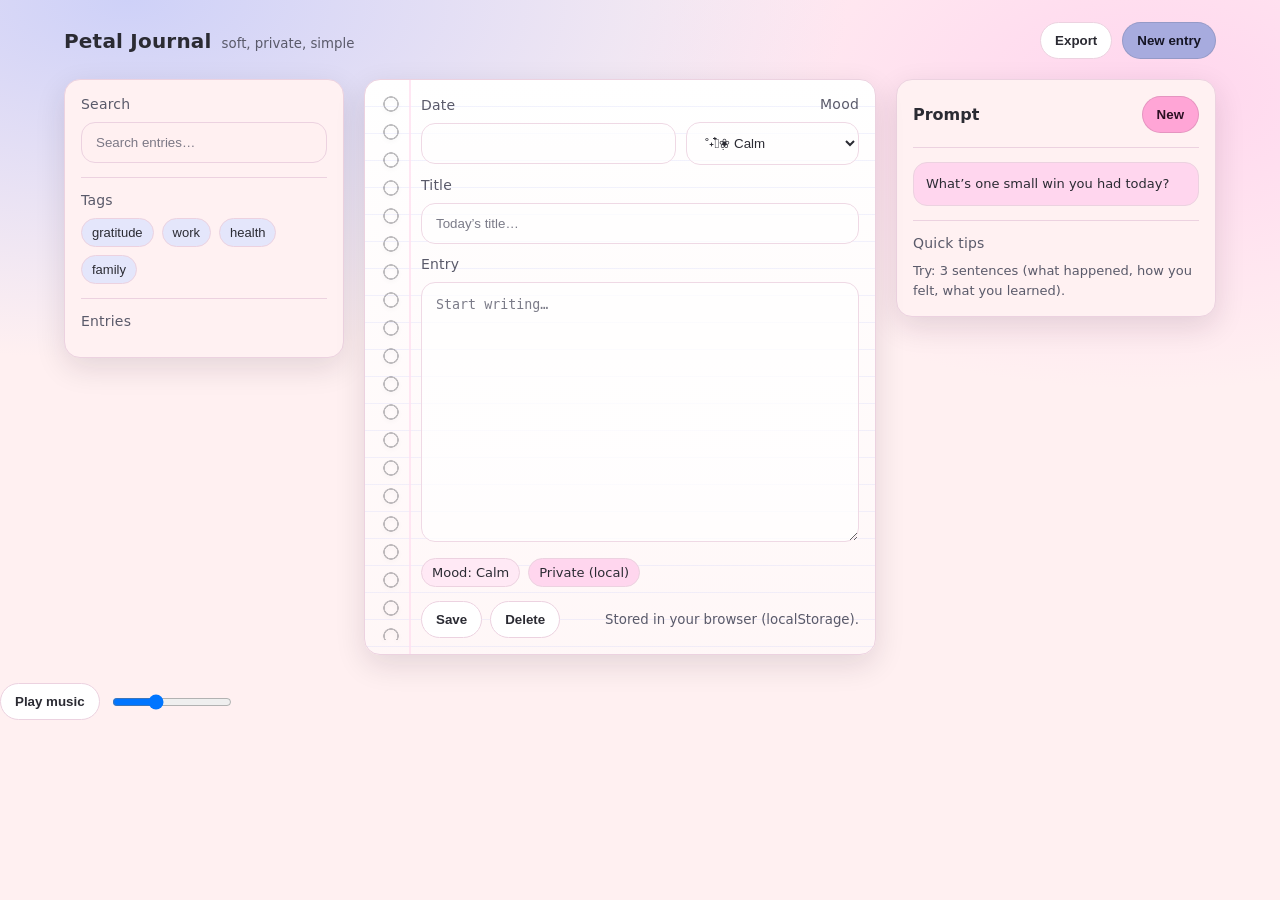
<file: JOURNAL/index.html>
<!doctype html>
<html lang="en">
  <head>
    <meta charset="UTF-8" />
    <meta name="viewport" content="width=device-width, initial-scale=1" />
    <title>Petal Journal</title>
    <link rel="stylesheet" href="style.css" />
  </head>

  <body>
    <header>
      <div class="brand">
        <h1>Petal Journal</h1>
        <small class="muted">soft, private, simple</small>
      </div>
      <div class="top-actions">
        <button class="btn" id="btnExport">Export</button>
        <button class="btn btn-primary" id="btnNew">New entry</button>
      </div>
    </header>

    <div class="shell">
      <aside class="panel panel-pad">
        <div class="section-title">Search</div>
        <input class="input" id="search" placeholder="Search entries…" />

        <div class="divider"></div>

        <div class="section-title">Tags</div>
        <div class="chip-row" id="tagRow">
          <button class="chip tag" data-tag="gratitude" type="button">gratitude</button>
          <button class="chip tag" data-tag="work" type="button">work</button>
          <button class="chip tag" data-tag="health" type="button">health</button>
          <button class="chip tag" data-tag="family" type="button">family</button>
        </div>

        <div class="divider"></div>

        <div class="row row-baseline">
          <div class="section-title section-title-inline">Entries</div>
          <small class="muted" id="count"></small>
        </div>

        <div class="entry-list" id="entryList"></div>
      </aside>

      <main class="panel panel-pad notebook">
        <div class="row">
          <div class="grow">
            <div class="section-title">Date</div>
            <input class="input" id="date" />
          </div>
          <div class="right-align">
            <div class="section-title">Mood</div>
            <select class="input" id="mood">
  <option value="Calm">˚˖𓍢ִ໋❀ Calm</option>
  <option value="Happy">(˶˃ ᵕ ˂˶) Happy</option>
  <option value="Grateful">(..◜ᴗ◝..) Grateful</option>
  <option value="Focused">ᝰ.ᐟ Focused</option>
  <option value="Stressed">( ꩜ ᯅ ꩜;)⁭ ⁭ Stressed</option>
  <option value="Sad">૮◞ ‸ ◟ ა Sad</option>
</select>
          </div>
        </div>

        <div class="mt-12">
          <div class="section-title">Title</div>
          <input class="input" id="title" placeholder="Today’s title…" />
        </div>

        <div class="mt-12">
          <div class="section-title">Entry</div>
          <textarea class="textarea" id="content" placeholder="Start writing…"></textarea>
        </div>

        <div class="mt-12 chip-row">
          <span class="chip mood" id="moodChip">Mood: Calm</span>
          <span class="chip" id="privacyChip">Private (local)</span>
        </div>

        <div class="row mt-14 wrap">
          <div class="chip-row">
            <button class="btn" id="btnSave">Save</button>
            <button class="btn" id="btnDelete">Delete</button>
          </div>
          <small class="muted" id="status">Stored in your browser (localStorage).</small>
        </div>
      </main>

      <section class="panel panel-pad right">
        <div class="row">
          <h3 class="prompt-title">Prompt</h3>
          <button class="btn btn-accent" id="btnPrompt" type="button">New</button>
        </div>
        <div class="divider"></div>
        <div class="chip prompt-card" id="promptCard">
          What’s one small win you had today?
        </div>

        <div class="divider"></div>
        <div class="section-title">Quick tips</div>
        <div class="muted tips">
          Try: 3 sentences (what happened, how you felt, what you learned).
        </div>
      </section>
    </div>

    <div class="toast" id="toast"></div>
<canvas id="sparkles" aria-hidden="true"></canvas>
<div class="music">
  <button class="btn" id="btnMusic" type="button">Play music</button>
  <input id="musicVol" type="range" min="0" max="1" step="0.01" value="0.35" aria-label="Music volume">
  <audio id="bgm" src="assets/FNAF%20lofi.mp3" loop preload="none"></audio>
</div>
<audio id="deleteSfx" src="assets/delete-joke.mp3" preload="auto"></audio>
<script src="script.js"></script>
  </body>
</html>
</file>
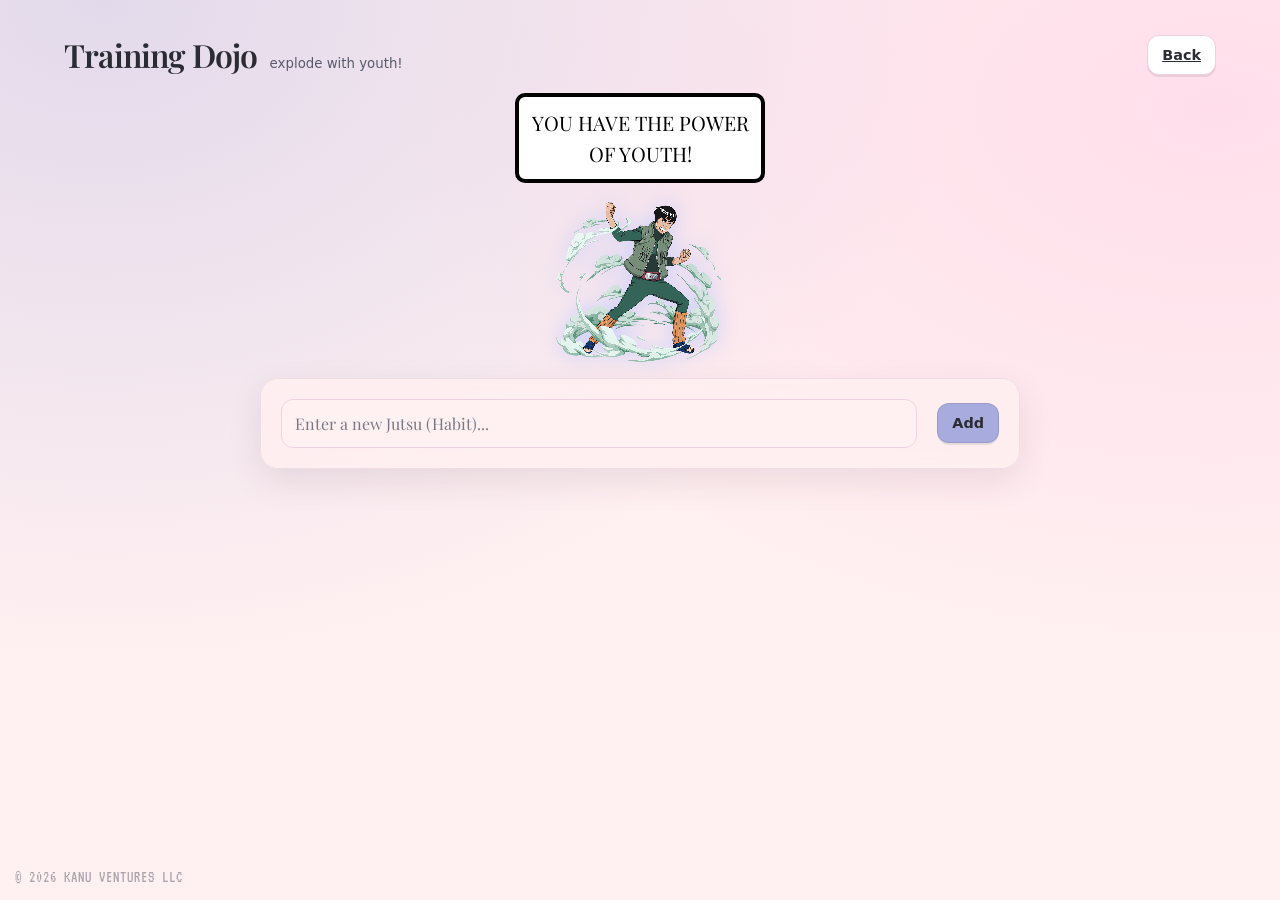
<file: dojo.html>
<!doctype html>
<html lang="en">
  <head>
    <link rel="icon" type="image/x-icon" href="shuriken.ico">
    <meta charset="UTF-8" />
    <meta name="viewport" content="width=device-width, initial-scale=1" />
    <title>Petal Journal — Training Dojo</title>
    <link rel="stylesheet" href="style.css" />
    <link href="https://fonts.googleapis.com/css2?family=VT323&display=swap" rel="stylesheet" />

    <!-- Early Theme Loader (Copy the THEMES from index.html) -->
    <script>
      (function () {
        const name = localStorage.getItem("petal_theme") || "petal";
        const THEMES = {
  petal: { "--bg": "var(--rose-50)", "--surface": "var(--rose-50)", "--surface-2": "var(--pink-200)", "--border": "var(--mauve-200)", "--primary": "var(--periwinkle-400)", "--primary-soft": "var(--periwinkle-200)", "--accent": "var(--pink-500)", "--text": "#2B2B33", "--text-muted": "#5A5A6A", "--bg-spot-1": "rgba(167,171,222,.45)", "--bg-spot-2": "rgba(255,165,214,.35)" },
  lavender: { "--bg": "#F6F2FF", "--surface": "#F6F2FF", "--surface-2": "#EDE4FF", "--border": "#D8CBF2", "--primary": "#A7ABDE", "--primary-soft": "#CED1F8", "--accent": "#D7A6FF", "--text": "#2B2B33", "--text-muted": "#5A5A6A", "--bg-spot-1": "rgba(215,166,255,.32)", "--bg-spot-2": "rgba(167,171,222,.28)" },
  sky_sorbet: { "--bg": "#F2FBFF", "--surface": "#F2FBFF", "--surface-2": "#DFF3FF", "--border": "#C7E4F5", "--primary": "#7DB6FF", "--primary-soft": "#CFE4FF", "--accent": "#FFA5D6", "--text": "#2B2B33", "--text-muted": "#5A5A6A", "--bg-spot-1": "rgba(125,182,255,.30)", "--bg-spot-2": "rgba(255,165,214,.24)" },
  peach_milk: { "--bg": "#FFF6F0", "--surface": "#FFF6F0", "--surface-2": "#FFE3D2", "--border": "#F2CDBB", "--primary": "#A7ABDE", "--primary-soft": "#CED1F8", "--accent": "#FFB38A", "--text": "#2B2B33", "--text-muted": "#5A5A6A", "--bg-spot-1": "rgba(255,179,138,.34)", "--bg-spot-2": "rgba(167,171,222,.24)" },
  lemon_cream: { "--bg": "#FFFCEB", "--surface": "#FFFCEB", "--surface-2": "#FFF2B8", "--border": "#E9DFA2", "--primary": "#9AB6FF", "--primary-soft": "#D6E3FF", "--accent": "#FFC857", "--text": "#2B2B33", "--text-muted": "#5A5A6A", "--bg-spot-1": "rgba(255,200,87,.32)", "--bg-spot-2": "rgba(154,182,255,.22)" },
  dusky_rose: { "--bg": "#141016", "--surface": "#19131C", "--surface-2": "#241A26", "--border": "rgba(255,255,255,.14)", "--primary": "#B7A6FF", "--primary-soft": "rgba(183,166,255,.35)", "--accent": "#FF8FBC", "--text": "#F2F0F7", "--text-muted": "rgba(242,240,247,.75)", "--bg-spot-1": "rgba(183,166,255,.22)", "--bg-spot-2": "rgba(255,143,188,.16)" },
  mauve_night: { "--bg": "#100F14", "--surface": "#15131A", "--surface-2": "#201B25", "--border": "rgba(255,255,255,.14)", "--primary": "#9FB6FF", "--primary-soft": "rgba(159,182,255,.35)", "--accent": "#D7A6FF", "--text": "#F2F0F7", "--text-muted": "rgba(242,240,247,.75)", "--bg-spot-1": "rgba(159,182,255,.18)", "--bg-spot-2": "rgba(215,166,255,.14)" },
  deep_sage: { "--bg": "#0F1412", "--surface": "#141A17", "--surface-2": "#1C2621", "--border": "rgba(255,255,255,.14)", "--primary": "#93D1B3", "--primary-soft": "rgba(147,209,179,.35)", "--accent": "#FF9BB7", "--text": "#F2F0F7", "--text-muted": "rgba(242,240,247,.75)", "--bg-spot-1": "rgba(147,209,179,.18)", "--bg-spot-2": "rgba(255,155,183,.12)" },
  blueberry_dusk: { "--bg": "#0D101A", "--surface": "#12172A", "--surface-2": "#1A2140", "--border": "rgba(255,255,255,.14)", "--primary": "#8EA2FF", "--primary-soft": "rgba(142,162,255,.35)", "--accent": "#8FE3FF", "--text": "#F2F0F7", "--text-muted": "rgba(242,240,247,.75)", "--bg-spot-1": "rgba(142,162,255,.20)", "--bg-spot-2": "rgba(143,227,255,.12)" },
  cocoa_lilac: { "--bg": "#141014", "--surface": "#1A141B", "--surface-2": "#261C28", "--border": "rgba(255,255,255,.14)", "--primary": "#E2B3FF", "--primary-soft": "rgba(226,179,255,.35)", "--accent": "#FFB38A", "--text": "#F2F0F7", "--text-muted": "rgba(242,240,247,.75)", "--bg-spot-1": "rgba(226,179,255,.18)", "--bg-spot-2": "rgba(255,179,138,.10)" },
  midnight: { "--bg": "#0F0D14", "--surface": "#14121A", "--surface-2": "#1C1824", "--border": "rgba(255,255,255,.14)", "--primary": "#8EA2FF", "--primary-soft": "rgba(142,162,255,.35)", "--accent": "#FFA5D6", "--text": "#F2F0F7", "--text-muted": "rgba(242,240,247,.75)", "--bg-spot-1": "rgba(142,162,255,.18)", "--bg-spot-2": "rgba(255,165,214,.12)" },
  strawberry_matcha: { "--bg": "#F7FFF6", "--surface": "#F7FFF6", "--surface-2": "#E8F7E6", "--border": "#CFE6CC", "--primary": "#7FBF9B", "--primary-soft": "#CFEBDD", "--accent": "#FF8FB8", "--text": "#2B2B33", "--text-muted": "#5A5A6A", "--bg-spot-1": "rgba(127,191,155,.28)", "--bg-spot-2": "rgba(255,143,184,.22)" },
  blueberry_yogurt: { "--bg": "#F4F6FF", "--surface": "#F4F6FF", "--surface-2": "#E2E7FF", "--border": "#CAD3FF", "--primary": "#7F8CFF", "--primary-soft": "#C9D0FF", "--accent": "#FFA5D6", "--text": "#2B2B33", "--text-muted": "#5A5A6A", "--bg-spot-1": "rgba(127,140,255,.30)", "--bg-spot-2": "rgba(255,165,214,.20)" },
    cyberpunk_neo: {
    "--bg": "#050505",
    "--surface": "#0D0D0D",
    "--surface-2": "#FF007A", // Neon Pink
    "--border": "rgba(0, 243, 255, 0.3)", // Neon Teal
    "--primary": "#00F3FF",
    "--primary-soft": "rgba(0, 243, 255, 0.1)",
    "--accent": "#FF007A",
    "--text": "#E0E0E0",
    "--text-muted": "rgba(224, 224, 224, 0.5)",
    "animation": "glitch"
  },
  deep_sea_abyss: {
    "--bg": "#02080D",
    "--surface": "#04121A",
    "--surface-2": "#00FFC2", // Bio-Green
    "--border": "rgba(0, 255, 194, 0.15)",
    "--primary": "#00FFC2",
    "--primary-soft": "rgba(0, 255, 194, 0.05)",
    "--accent": "#0077B6", // Deep Water Blue
    "--text": "#CAF0F8",
    "--text-muted": "rgba(202, 240, 248, 0.4)",
    "animation": "plankton"
  },
  fairy_forest: {
    "--bg": "#0B120E",
    "--surface": "#141D17",
    "--surface-2": "#EAB308", // Glow Yellow
    "--border": "rgba(34, 197, 94, 0.2)",
    "--primary": "#22C55E", // Moss Green
    "--primary-soft": "rgba(34, 197, 94, 0.1)",
    "--accent": "#FEF08A",
    "--text": "#ECFDF5",
    "--text-muted": "rgba(236, 253, 245, 0.4)",
    "animation": "fireflies"
  },
  retro_handheld: {
    "--bg": "#E0E0E0", // Classic Gameboy Grey
    "--surface": "#F5F5F5",
    "--surface-2": "#A0A0A0", 
    "--border": "#4A4A4A",
    "--primary": "#4A4A4A", 
    "--primary-soft": "rgba(74, 74, 74, 0.1)",
    "--accent": "#FF0000", // Action Button Red
    "--text": "#1A1A1A",
    "--text-muted": "#4A4A4A",
    "animation": "pixels"
  },
    classic_desktop: {
    "--bg": "#008080", // That specific 90s Teal
    "--surface": "#C0C0C0", // Windows Grey
    "--surface-2": "#FFFFFF",
    "--border": "#000000",
    "--primary": "#000080", // Taskbar Blue
    "--primary-soft": "rgba(0, 0, 128, 0.1)",
    "--accent": "#C0C0C0",
    "--text": "#000000",
    "--text-muted": "#404040",
    "animation": "cursors"
  },
  farm_life: {
    "--bg": "#78B159", // Grass Green
    "--surface": "#F4EBD0", // Parchment
    "--surface-2": "#8B5A2B", // Wood Brown
    "--border": "#4D331F",
    "--primary": "#FF8C00", // Carrot Orange
    "--primary-soft": "rgba(255, 140, 0, 0.1)",
    "--accent": "#EE4B2B", 
    "--text": "#2D1B1B",
    "--text-muted": "#5C4033",
    "animation": "crops"
  },
  cozy_cafe: {
    "--bg": "#E6CCB2", // Latte
    "--surface": "#EDE0D4",
    "--surface-2": "#7F5539", // Espresso
    "--border": "#9C6644",
    "--primary": "#B08968", 
    "--primary-soft": "rgba(176, 137, 104, 0.1)",
    "--accent": "#DDB892",
    "--text": "#432818",
    "--text-muted": "#7F5539",
    "animation": "steam"
  },
  cosmic_starfall: { "--bg": "#0D0B1A", "--surface": "#16142E", "--surface-2": "#231F4D", "--border": "rgba(183,166,255,.14)", "--primary": "#B7A6FF", "--primary-soft": "rgba(183,166,255,.25)", "--accent": "#FFD700", "--text": "#F2F0F7", "--text-muted": "rgba(242,240,247,.75)", "--bg-spot-1": "rgba(130,100,255,0.2)", "--bg-spot-2": "rgba(50,200,255,0.1)" },
  autumn_forest: { "--bg": "#FFF9F2", "--surface": "#FCF3E8", "--surface-2": "#F5E6D3", "--border": "#DBC7B5", "--primary": "#A67B5B", "--primary-soft": "#E3D5C4", "--accent": "#D95D39", "--text": "#4A3728", "--text-muted": "#856D5B" },
  spring_blossom: { "--bg": "#FFF5F8", "--surface": "#FEF0F5", "--surface-2": "#FDE2E9", "--border": "#F9C8D9", "--primary": "#FFB7C5", "--primary-soft": "#FFE4E8", "--accent": "#FF69B4", "--text": "#5E3A44", "--text-muted": "#8A6B74" },
  summer_shimmer: { "--bg": "#F0FBFF", "--surface": "#E3F7FF", "--surface-2": "#D1F2FF", "--border": "#B6E9FF", "--primary": "#00A8E8", "--primary-soft": "#BCEBFF", "--accent": "#FFD700", "--text": "#1A465C", "--text-muted": "#4B758E" },
  midnight_snowfall: { "--bg": "#0B0E14", "--surface": "#12161F", "--surface-2": "#1A202C", "--border": "rgba(255,255,255,.08)", "--primary": "#A0C4FF", "--primary-soft": "rgba(160,196,255,.2)", "--accent": "#FFFFFF", "--text": "#E0E6ED", "--text-muted": "rgba(224,230,237,.6)", "--bg-spot-1": "rgba(100,150,255,0.1)", "--bg-spot-2": "rgba(255,255,255,0.05)" },
  golden_petal: { "--bg": "#FFFDF0", "--surface": "#FFFCDB", "--surface-2": "#FFF5AD", "--border": "#E6D695", "--primary": "#FFD700", "--primary-soft": "rgba(255, 215, 0, 0.3)", "--accent": "#DAA520", "--text": "#4A3F1F", "--text-muted": "#8B7D54", "--bg-spot-1": "rgba(255, 223, 0, 0.25)", "--bg-spot-2": "rgba(255, 255, 255, 0.5)" },
  six_paths_sage: { "--bg": "#FFFFFF", "--surface": "#FDFDFD", "--surface-2": "#1A1A1A", "--border": "#FFD700", "--primary": "#FFD700", "--primary-soft": "rgba(255, 215, 0, 0.2)", "--accent": "#000000", "--text": "#1A1A1A", "--text-muted": "#555555", "--bg-spot-1": "rgba(255, 215, 0, 0.1)" },
  uchiha_avenger: { "--bg": "#0A0A1F", "--surface": "#14142D", "--surface-2": "#6D28D9", "--border": "rgba(160, 233, 255, 0.2)", "--primary": "#A0E9FF", "--accent": "#EF4444", "--text": "#D1D5DB", "--text-muted": "rgba(209, 213, 219, 0.4)", "--bg-spot-1": "rgba(109, 40, 217, 0.2)" },
  hokage_dream: { "--bg": "#FFF7ED", "--surface": "#FFEDD5", "--surface-2": "#F97316", "--border": "rgba(59, 130, 246, 0.2)", "--primary": "#F97316", "--accent": "#3B82F6", "--text": "#431407", "--text-muted": "#7C2D12" },
  ninja_rivalry: { "--bg": "#0D0D1F", "--surface": "#16162D", "--surface-2": "#F97316", "--border": "rgba(59, 130, 246, 0.3)", "--primary": "#3B82F6", "--accent": "#EF4444", "--text": "#F2F0F7", "--text-muted": "rgba(242,240,247,.6)", "--bg-spot-1": "rgba(59, 130, 246, 0.2)", "--bg-spot-2": "rgba(249, 115, 22, 0.15)" },
  copy_ninja: { "--bg": "#1A1B26", "--surface": "#24283B", "--surface-2": "#414868", "--border": "rgba(160, 233, 255, 0.2)", "--primary": "#A0E9FF", "--accent": "#FF4C4C", "--text": "#C0CAF5", "--text-muted": "#565F89", "--bg-spot-1": "rgba(160, 233, 255, 0.1)", "--bg-spot-2": "rgba(255, 76, 76, 0.05)" },
  medical_kunoichi: { "--bg": "#FFF0F3", "--surface": "#FFE3E8", "--surface-2": "#FBCFE8", "--border": "rgba(16, 185, 129, 0.2)", "--primary": "#10B981", "--accent": "#F43F5E", "--text": "#4C0519", "--text-muted": "#9F1239" },
  shadow_possession: { "--bg": "#0A0B0D", "--surface": "#14171A", "--surface-2": "#2D3436", "--border": "rgba(46, 204, 113, 0.15)", "--primary": "#2ECC71", "--accent": "#000000", "--text": "#E0E0E0", "--text-muted": "rgba(224, 224, 224, 0.5)", "--bg-spot-1": "rgba(0, 0, 0, 0.8)" },
  mind_transfer: { "--bg": "#F5F3FF", "--surface": "#EDE9FE", "--surface-2": "#C4B5FD", "--border": "rgba(139, 92, 246, 0.2)", "--primary": "#8B5CF6", "--accent": "#10B981", "--text": "#4C1D95", "--text-muted": "#7C3AED" },
  butterfly_mode: { "--bg": "#2D0A0A", "--surface": "#3F1212", "--surface-2": "#1E3A8A", "--border": "rgba(59, 130, 246, 0.3)", "--primary": "#3B82F6", "--accent": "#FACC15", "--text": "#FEE2E2", "--text-muted": "rgba(254, 226, 226, 0.5)" },
  gallant_tale: { "--bg": "#F5E6D3", "--surface": "#FCF8F0", "--surface-2": "#8B0000", "--border": "rgba(139, 0, 0, 0.2)", "--primary": "#B45309", "--accent": "#FACC15", "--text": "#2D1B1B", "--text-muted": "#634832" },
  forbidden_lab: { "--bg": "#0D0B12", "--surface": "#16141F", "--surface-2": "#4B3F72", "--border": "rgba(220, 214, 247, 0.1)", "--primary": "#FFD700", "--accent": "#DCD6F7", "--text": "#DCD6F7", "--text-muted": "rgba(220, 214, 247, 0.5)", "--bg-spot-1": "rgba(75, 63, 114, 0.2)" },
  slug_princess: { "--bg": "#F0F9F6", "--surface": "#E6F2ED", "--surface-2": "#14B8A6", "--border": "rgba(20, 184, 166, 0.2)", "--primary": "#14B8A6", "--accent": "#B45309", "--text": "#0F4C3A", "--text-muted": "#3D7061", "--bg-spot-1": "rgba(20, 184, 166, 0.1)" },
    legendary_sannin: {
    "--bg": "#1E1B2E", // Deep Orochimaru Purple
    "--surface": "#2D2B4A",
    "--surface-2": "#B45309", // Jiraiya Red
    "--border": "rgba(20, 184, 166, 0.3)", // Tsunade Teal
    "--primary": "#14B8A6", 
    "--primary-soft": "rgba(20, 184, 166, 0.2)",
    "--accent": "#FACC15", 
    "--text": "#F2F0F7",
    "--text-muted": "rgba(242,240,247,.6)",
    "--bg-spot-1": "#1E1B2E", // Keep it dark
    "--bg-spot-2": "#1E1B2E", // Keep it dark
    "animation": "seals"
  },
  nine_tails_malice: { "--bg": "#0D0505", "--surface": "#1A0B0B", "--surface-2": "#4A0000", "--border": "rgba(255, 0, 0, 0.2)", "--primary": "#FF0000", "--accent": "#F97316", "--text": "#F2F0F7", "--text-muted": "rgba(242, 240, 247, 0.5)", "--bg-spot-1": "rgba(255, 0, 0, 0.15)" },
  akatsuki_cloud: { "--bg": "#0A0A0C", "--surface": "#121217", "--surface-2": "#3D0000", "--border": "rgba(255, 0, 0, 0.15)", "--primary": "#FF0000", "--accent": "#FFFFFF", "--text": "#E0E0E0", "--text-muted": "rgba(224, 224, 224, 0.5)" },
  hidan_ritual: { "--bg": "#080808", "--surface": "#121212", "--surface-2": "#4A0000", "--border": "rgba(255, 0, 0, 0.2)", "--primary": "#FF0000", "--accent": "#FFFFFF", "--text": "#E5E5E5", "--text-muted": "rgba(229, 229, 229, 0.5)", "--bg-spot-1": "rgba(74, 0, 0, 0.3)" },
  kakuzu_hearts: { "--bg": "#0F110D", "--surface": "#1A1D17", "--surface-2": "#3E4437", "--border": "rgba(255, 215, 0, 0.15)", "--primary": "#FFD700", "--accent": "#B22222", "--text": "#D1D5DB", "--text-muted": "rgba(209, 213, 223, 0.5)", "--bg-spot-1": "rgba(62, 68, 55, 0.2)" },
  art_explosion: { "--bg": "#FFFDF0", "--surface": "#FEF3C7", "--surface-2": "#FBBF24", "--border": "rgba(0, 168, 232, 0.2)", "--primary": "#00A8E8", "--accent": "#FF4500", "--text": "#451A03", "--text-muted": "#92400E" },
  ultimate_masterpiece: { "--bg": "#FFFFFF", "--surface": "#FAFAFA", "--surface-2": "#FFD700", "--border": "rgba(255, 215, 0, 0.3)", "--primary": "#FFD700", "--accent": "#000000", "--text": "#1A1A1A", "--text-muted": "#666666", "--bg-spot-1": "rgba(255, 255, 255, 1)" },
  eternal_beauty: { "--bg": "#0D0B0B", "--surface": "#1A1616", "--surface-2": "#4A0E0E", "--border": "rgba(168, 85, 247, 0.2)", "--primary": "#A855F7", "--accent": "#D2B48C", "--text": "#FEE2E2", "--text-muted": "rgba(254, 226, 226, 0.5)" },
  paper_angel: { "--bg": "#E0E7FF", "--surface": "#EEF2FF", "--surface-2": "#818CF8", "--border": "rgba(129, 140, 248, 0.2)", "--primary": "#6366F1", "--accent": "#4338CA", "--text": "#1E1B4B", "--text-muted": "#4338CA" },
  six_paths_pain: { "--bg": "#0D0D0F", "--surface": "#16161A", "--surface-2": "#4C1D95", "--border": "rgba(139, 92, 246, 0.2)", "--primary": "#8B5CF6", "--accent": "#FF4500", "--text": "#D1D5DB", "--text-muted": "rgba(209, 213, 219, 0.5)" },
  original_hope: { "--bg": "#F0F9FF", "--surface": "#E0F2FE", "--surface-2": "#F97316", "--border": "rgba(14, 165, 233, 0.2)", "--primary": "#0EA5E9", "--accent": "#FB923C", "--text": "#0C4A6E", "--text-muted": "#0369A1" },
  tobi_good_boy: { "--bg": "#FFF7ED", "--surface": "#FFEDD5", "--surface-2": "#FB923C", "--border": "rgba(34, 197, 94, 0.2)", "--primary": "#22C55E", "--accent": "#EA580C", "--text": "#431407", "--text-muted": "#7C2D12" },
  monster_mist: { "--bg": "#051622", "--surface": "#0B2435", "--surface-2": "#1A759F", "--border": "rgba(160, 233, 255, 0.2)", "--primary": "#52B69A", "--accent": "#184E77", "--text": "#D9EDF7", "--text-muted": "rgba(217, 237, 247, 0.5)" },
  stinky_aloe: { "--bg": "#0D110D", "--surface": "#1A1F1A", "--surface-2": "#4D7C0F", "--border": "rgba(255, 255, 255, 0.1)", "--primary": "#FFFFFF", "--accent": "#000000", "--text": "#E2E8F0", "--text-muted": "rgba(226, 232, 240, 0.4)", "--bg-spot-1": "rgba(77, 124, 15, 0.15)" },
 god_of_shinobi: {
    "--bg": "#E9F5DB", 
    "--surface": "#CFE1B9",
    "--surface-2": "#718355",
    "--border": "#4F772D",
    "--primary": "#B56576", 
    "--primary-soft": "rgba(181, 101, 118, 0.2)",
    "--accent": "#31572C", 
    "--text": "#132A13",
    "--text-muted": "#31572C",
    "--bg-spot-1": "rgba(49, 87, 44, 0.25)", // Enhanced Forest Glow
    "--bg-spot-2": "rgba(113, 131, 85, 0.25)",
    "animation": "wood_style"
  },
    tactical_suiton: {
    "--bg": "#050B1A", // Deep Abyss Blue
    "--surface": "#0A1426",
    "--surface-2": "#1E3A8A", 
    "--border": "rgba(100, 255, 218, 0.1)",
    "--primary": "#64FFDA", 
    "--primary-soft": "rgba(100, 255, 218, 0.1)",
    "--accent": "#F0F8FF", 
    "--text": "#CCD6F6",
    "--text-muted": "#8892B0",
    "--bg-spot-1": "#050B1A", // Force dark spot
    "--bg-spot-2": "#050B1A", // Force dark spot
    "animation": "bubbles"
  },
  ghost_uchiha: {
    "--bg": "#050505", // Eternal Night Black
    "--surface": "#0D0D0D",
    "--surface-2": "#3B1E54", // Susanoo Purple
    "--border": "rgba(255, 76, 76, 0.15)",
    "--primary": "#FF4C4C", 
    "--primary-soft": "rgba(255, 76, 76, 0.1)",
    "--accent": "#FACC15", 
    "--text": "#E2E8F0",
    "--text-muted": "rgba(226, 232, 240, 0.5)",
    "--bg-spot-1": "#050505", // Force dark spot
    "--bg-spot-2": "#050505", // Force dark spot
    "animation": "tomoe"
  },
  kamui_dimension: {
    "--bg": "#080808", // Void Black
    "--surface": "#121212",
    "--surface-2": "#F97316", // Obito Mask Orange
    "--border": "rgba(249, 115, 22, 0.2)",
    "--primary": "#F97316", 
    "--primary-soft": "rgba(249, 115, 22, 0.1)",
    "--accent": "#FF0000", 
    "--text": "#D1D5DB",
    "--text-muted": "rgba(209, 213, 219, 0.5)",
    "--bg-spot-1": "#080808", // Force dark spot
    "--bg-spot-2": "#080808", // Force dark spot
    "animation": "warps"
  },
  crow_illusion: {
    "--bg": "#08080A", // Uchiha Shadow
    "--surface": "#121217",
    "--surface-2": "#2D0A0A", // Crow Crimson
    "--border": "rgba(255, 0, 0, 0.1)",
    "--primary": "#FF3E3E", 
    "--primary-soft": "rgba(255, 62, 62, 0.1)",
    "--accent": "#4A4A4A", 
    "--text": "#E0E0E0",
    "--text-muted": "rgba(224, 224, 224, 0.5)",
    "--bg-spot-1": "#08080A", // Force dark
    "--bg-spot-2": "#08080A", // Force dark
    "animation": "feathers"
  },
  yellow_flash: {
    "--bg": "#FFFFFF", // Minato Cloak White
    "--surface": "#FFFDF0",
    "--surface-2": "#FFD700", // Flash Gold
    "--border": "rgba(0, 168, 232, 0.2)",
    "--primary": "#00A8E8", 
    "--primary-soft": "rgba(0, 168, 232, 0.1)",
    "--accent": "#FF4500", 
    "--text": "#1A1A1A",
    "--text-muted": "#555555",
    "--bg-spot-1": "rgba(255, 215, 0, 0.2)", // Golden Glow
    "--bg-spot-2": "rgba(255, 255, 255, 0.5)",
    "animation": "teleport"
  },
  lavender_pearl: {
    "--bg": "#F3E8FF", // Hyuga Lavender
    "--surface": "#FAF5FF",
    "--surface-2": "#E9D5FF",
    "--border": "rgba(168, 85, 247, 0.2)",
    "--primary": "#A855F7", 
    "--primary-soft": "rgba(168, 85, 247, 0.1)",
    "--accent": "#FFFFFF", 
    "--text": "#44337A",
    "--text-muted": "#6B46C1",
    "--bg-spot-1": "rgba(168, 85, 247, 0.15)", // Soft Lavender Glow
    "--bg-spot-2": "rgba(255, 255, 255, 0.4)",
    "animation": "pearls"
  },
  springtime_youth: {
    "--bg": "#0B1A0E", // Deep Jumpsuit Green
    "--surface": "#162B1A",
    "--surface-2": "#FFD700", // Gold energy
    "--border": "#FF4500", 
    "--primary": "#32CD32", 
    "--primary-soft": "rgba(50, 205, 50, 0.2)",
    "--accent": "#FF0000", 
    "--text": "#F2F0F7",
    "--text-muted": "rgba(242,240,247,.6)",
    "--bg-spot-1": "#0B1A0E", // Force dark
    "--bg-spot-2": "#0B1A0E", // Force dark
    "animation": "aura"
  },
  eternal_amaterasu: {
    "--bg": "#050505", // Absolute Black
    "--surface": "#0D0D0D",
    "--surface-2": "#1A1A1A",
    "--border": "rgba(138, 43, 226, 0.3)", // Violet heat border
    "--primary": "#000000", 
    "--primary-soft": "rgba(0, 0, 0, 0.8)",
    "--accent": "#8A2BE2", // Bright Violet highlight
    "--text": "#E0E0E0",
    "--text-muted": "rgba(224, 224, 224, 0.4)",
    "--bg-spot-1": "#050505", // Matching bg to keep it dark
    "--bg-spot-2": "#050505", // Matching bg to keep it dark
    "animation": "black_fire"
  },
  hidden_rain: {
    "--bg": "#111418", // Dark Stormy Grey
    "--surface": "#1B2026",
    "--surface-2": "#2C343D",
    "--border": "rgba(100, 149, 237, 0.2)",
    "--primary": "#6495ED", // Steel Blue
    "--primary-soft": "rgba(100, 149, 237, 0.1)",
    "--accent": "#87CEEB", // Sky Chakra
    "--text": "#D1D9E0",
    "--text-muted": "rgba(209, 217, 224, 0.5)",
    "--bg-spot-1": "#111418", // Keep it dark
    "--bg-spot-2": "#111418", // Keep it dark
    "animation": "rain"
  },
  kurama_sage: {
    "--bg": "#FFFBEB", // Pale Gold Cream
    "--surface": "#FEF3C7",
    "--surface-2": "#FDE68A",
    "--border": "rgba(245, 158, 11, 0.2)", 
    "--primary": "#F59E0B", // Golden Orange
    "--primary-soft": "rgba(245, 158, 11, 0.15)",
    "--accent": "#D97706", // Deep Amber
    "--text": "#451A03",
    "--text-muted": "#92400E",
    "--bg-spot-1": "rgba(255, 215, 0, 0.2)", // Golden Sun Glow
    "--bg-spot-2": "rgba(255, 255, 255, 0.5)",
    "animation": "embers"
  },
  hidden_sand: {
    "--bg": "#F5F5DC", // Light Beige Sand
    "--surface": "#EFEBD8",
    "--surface-2": "#D2B48C", // Tan
    "--border": "rgba(153, 27, 27, 0.15)", // Gourd Red tint
    "--primary": "#991B1B", // Desert Crimson
    "--primary-soft": "rgba(153, 27, 27, 0.1)",
    "--accent": "#B45309", // Warm Brown
    "--text": "#451A03",
    "--text-muted": "#78350F",
    "--bg-spot-1": "rgba(210, 180, 140, 0.2)", // Sandy Dust Glow
    "--bg-spot-2": "rgba(245, 245, 220, 0.4)",
    "animation": "sand"
  },
  desert_love: { "--bg": "#F2E8CF", "--surface": "#EAD7B1", "--surface-2": "#D4A373", "--border": "rgba(188, 71, 73, 0.2)", "--primary": "#BC4749", "--accent": "#6A994E", "--text": "#386641", "--text-muted": "#6A994E", "--bg-spot-1": "rgba(188, 71, 73, 0.05)", "--bg-spot-2": "rgba(255, 255, 255, 0.3)" },
    infinite_tsukuyomi: {
    "--bg": "#0D0000", // Deepest Crimson Black
    "--surface": "#1A0505",
    "--surface-2": "#7F1D1D", // Blood Moon Red
    "--border": "rgba(220, 38, 38, 0.3)",
    "--primary": "#DC2626", // Rinne-Sharingan Red
    "--primary-soft": "rgba(220, 38, 38, 0.1)",
    "--accent": "#FFFFFF", // Trapped Soul White
    "--text": "#FEE2E2",
    "--text-muted": "rgba(254, 226, 226, 0.5)",
    "--bg-spot-1": "rgba(220, 38, 38, 0.2)", // Red Moonlight
    "--bg-spot-2": "#0D0000",
    "animation": "dream_waves"
  },
    infinite_zen: {
    "--bg": "#FFFFFF", 
    "--surface": "rgba(255, 255, 255, 0.8)",
    "--surface-2": "#F3E8FF",
    "--border": "#FFD700",
    "--primary": "#A855F7", 
    "--primary-soft": "rgba(168, 85, 247, 0.2)",
    "--accent": "#00D2FF", 
    "--text": "#1A1A1A",
    "--text-muted": "#555555",
    "animation": "divine_aura"
  },
  infinite_void: {
    "--bg": "#0A0B14", // Deep Space Navy
    "--surface": "#121421",
    "--surface-2": "#00D2FF", // Limitless Blue
    "--border": "rgba(0, 210, 255, 0.2)",
    "--primary": "#00D2FF", 
    "--primary-soft": "rgba(0, 210, 255, 0.1)",
    "--accent": "#FFFFFF", // Six Eyes White
    "--text": "#E0E7FF",
    "--text-muted": "rgba(224, 231, 255, 0.5)",
    "--bg-spot-1": "rgba(0, 210, 255, 0.15)",
    "animation": "infinity"
  },
  malevolent_shrine: {
    "--bg": "#0D0000", // Shrine Shadow
    "--surface": "#1A0505",
    "--surface-2": "#FF003C", // Cursed Energy Red
    "--border": "rgba(255, 0, 60, 0.2)",
    "--primary": "#FF003C", 
    "--primary-soft": "rgba(255, 0, 60, 0.1)",
    "--accent": "#FACC15", // King of Curses Gold
    "--text": "#FFE4E6",
    "--text-muted": "rgba(255, 228, 230, 0.5)",
    "--bg-spot-1": "rgba(255, 0, 60, 0.15)",
    "animation": "slashes"
  },
    ten_shadows: {
    "--bg": "#05080A", // Shadow Abyss
    "--surface": "#0D1117",
    "--surface-2": "#1A202C", 
    "--border": "rgba(45, 55, 72, 0.3)",
    "--primary": "#4FD1C5", // Divine Dog Teal
    "--primary-soft": "rgba(79, 209, 197, 0.1)",
    "--accent": "#000000", // Shadow Black
    "--text": "#E2E8F0",
    "--text-muted": "rgba(226, 232, 240, 0.5)",
    "animation": "shikigami"
  },
  cursed_manipulation: {
    "--bg": "#121212", // Monk Robe Black
    "--surface": "#1E1E1E",
    "--surface-2": "#B7791F", // Robe Gold
    "--border": "rgba(183, 121, 31, 0.2)",
    "--primary": "#9F7AEA", // Spirit Purple
    "--primary-soft": "rgba(159, 122, 234, 0.1)",
    "--accent": "#ECC94B", 
    "--text": "#F7FAFC",
    "--text-muted": "rgba(247, 250, 252, 0.5)",
    "animation": "cursed_orbs"
  },
  death_painting: {
    "--bg": "#1A0505", // Blood Plum
    "--surface": "#2D0A0A",
    "--surface-2": "#742A2A", 
    "--border": "rgba(229, 62, 62, 0.2)",
    "--primary": "#E53E3E", // Piercing Blood Red
    "--primary-soft": "rgba(229, 62, 62, 0.1)",
    "--accent": "#FFFFFF", // Mask White
    "--text": "#FFF5F5",
    "--text-muted": "rgba(255, 245, 245, 0.5)",
    "animation": "blood_streaks"
  },
  divergent_fist: {
    "--bg": "#FFF5F7", // Itadori Pink
    "--surface": "#FFEDF1",
    "--surface-2": "#3182CE", // Cursed Energy Blue
    "--border": "rgba(49, 130, 206, 0.2)",
    "--primary": "#3182CE", 
    "--primary-soft": "rgba(49, 130, 206, 0.1)",
    "--accent": "#E53E3E", // Tiger Red
    "--text": "#2D3748",
    "--text-muted": "#718096",
    "animation": "impacts"
  },
  blood_brother: {
    "--bg": "#120A10", // Deepest Plum Black
    "--surface": "#1A0F17",
    "--surface-2": "#8B5CF6", // Lavender Markings
    "--border": "rgba(229, 62, 62, 0.2)",
    "--primary": "#E53E3E", // Blood Red
    "--primary-soft": "rgba(229, 62, 62, 0.15)",
    "--accent": "#F5E6D3", // Scarf Cream
    "--text": "#F5E6D3",
    "--text-muted": "rgba(245, 230, 211, 0.5)",
    "--bg-spot-1": "rgba(139, 92, 246, 0.1)", // Lavender Glow
    "animation": "supernova"
  },
  ratio_sorcerer: {
    "--bg": "#FAF7F0", // Clean Stationery White
    "--surface": "#F2EAD3",
    "--surface-2": "#3D5A80", // Nanami Tie Blue
    "--border": "rgba(61, 90, 128, 0.2)",
    "--primary": "#EE6C4D", // 7:3 Strike Orange
    "--primary-soft": "rgba(238, 108, 77, 0.1)",
    "--accent": "#98C1D9", // Clear Sky Blue
    "--text": "#293241", // Deep Professional Navy
    "--text-muted": "#3D5A80",
    "animation": "clock_ticks"
  },
  blue_spring: {
    "--bg": "#E0F2FE", // Nostalgic Sky Blue
    "--surface": "#F0F9FF",
    "--surface-2": "#BAE6FD", 
    "--border": "rgba(14, 165, 233, 0.2)",
    "--primary": "#0EA5E9", // Youthful Blue
    "--primary-soft": "rgba(14, 165, 233, 0.1)",
    "--accent": "#FFFFFF", // Summer Cloud White
    "--text": "#0369A1",
    "--text-muted": "#0EA5E9",
    "animation": "summer_clouds"
  },
  strongest_man: {
    "--bg": "#1A1A1A", // Whitebeard Coat Grey
    "--surface": "#262626",
    "--surface-2": "#B45309", // Captain's Mark Gold
    "--border": "rgba(255, 255, 255, 0.2)",
    "--primary": "#FFFFFF", // The Great Moustache White
    "--primary-soft": "rgba(255, 255, 255, 0.1)",
    "--accent": "#7C3AED", // Gura Gura Purple
    "--text": "#F9FAFB",
    "--text-muted": "#9CA3AF",
    "animation": "air_cracks"
  },
  surgeon_death: {
    "--bg": "#0D1117", // Law's Hoodie Navy
    "--surface": "#161B22",
    "--surface-2": "#FACC15", // Law's Hat Yellow
    "--border": "rgba(56, 189, 248, 0.3)", // Room Blue
    "--primary": "#38BDF8", // Gamma Knife Blue
    "--primary-soft": "rgba(56, 189, 248, 0.1)",
    "--accent": "#000000", // Heart Tattoo Black
    "--text": "#E2E8F0",
    "--text-muted": "rgba(226, 232, 240, 0.5)",
    "animation": "room_scan"
  },
  sun_god: {
    "--bg": "#FFFFFF", // Gear 5 White
    "--surface": "#F8FAFC",
    "--surface-2": "#DDD6FE", // Nika Purple
    "--border": "rgba(167, 139, 250, 0.2)",
    "--primary": "#C084FC", // Joyboy Purple
    "--primary-soft": "rgba(192, 132, 252, 0.1)",
    "--accent": "#FACC15", // Sun Gold
    "--text": "#1E293B",
    "--text-muted": "#64748B",
    "animation": "drum_beats"
  },
  silent_heart: {
    "--bg": "#FFF1F2", // Corazon Pink
    "--surface": "#FFE4E6",
    "--surface-2": "#111827", // Feather Coat Black
    "--border": "rgba(244, 63, 94, 0.2)",
    "--primary": "#F43F5E", // Love Red
    "--primary-soft": "rgba(244, 63, 94, 0.1)",
    "--accent": "#FB7185", 
    "--text": "#4C0519",
    "--text-muted": "#9F1239",
    "animation": "hearts"
  },
flower_archeologist: {
    "--bg": "#FAF5FF", // Robin Lilac
    "--surface": "#FFFFFF",
    "--surface-2": "#E9D5FF", 
    "--border": "rgba(107, 70, 193, 0.2)",
    "--primary": "#9F7AEA", 
    "--primary-soft": "rgba(159, 122, 234, 0.1)",
    "--accent": "#553C9A", 
    "--text": "#2D2159",
    "--text-muted": "#553C9A",
    "animation": "arms"
  },
  legendary_merchant: {
    "--bg": "#F0FAF0", // Urahara Hat Green
    "--surface": "#FFFFFF",
    "--surface-2": "#2D4F1E", // Darker Coat Green
    "--border": "rgba(45, 79, 30, 0.2)",
    "--primary": "#81C784", 
    "--primary-soft": "rgba(129, 199, 132, 0.1)",
    "--accent": "#388E3C", 
    "--text": "#1B3012",
    "--text-muted": "#4A7031",
    "animation": "fans"
  },
    celestial_sovereignty: {
    "--bg": "#020205", 
    "--surface": "#08080C",
    "--surface-2": "#1A1A2E",
    "--border": "#E2E8F0", // Silver
    "--primary": "#E2E8F0", 
    "--primary-soft": "rgba(226, 232, 240, 0.1)",
    "--accent": "#A855F7", // Dimensional Purple
    "--text": "#F8FAFC",
    "--text-muted": "rgba(248, 250, 252, 0.5)",
    "--bg-spot-1": "rgba(168, 85, 247, 0.1)",
    "animation": "star_shards"
  },
  omniscient_origin: {
    "--bg": "#020205", 
    "--surface": "rgba(10, 10, 20, 0.9)",
    "--surface-2": "#FFFFFF",
    "--border": "#00F3FF", // Neon Cyan
    "--primary": "#00F3FF", 
    "--primary-soft": "rgba(0, 243, 255, 0.1)",
    "--accent": "#FF007A", // Neon Pink
    "--text": "#FFFFFF",
    "--text-muted": "rgba(255, 255, 255, 0.6)",
    "animation": "dimensional_tears"
  },
    progress_pride: { "--bg": "#0D0D0D", "--surface": "#1A1A1A", "--surface-2": "#FFFFFF", "--border": "#FFD700", "--primary": "#FFD700", "--accent": "#6366F1", "--text": "#F8FAFC", "--text-muted": "rgba(248, 250, 252, 0.5)", "animation": "pride_rainbow" },
  lesbian_sunset: { "--bg": "#FFF5F2", "--surface": "#FFFDFB", "--surface-2": "#D62800", "--border": "#FF9BFB", "--primary": "#FF9BFB", "--accent": "#D62800", "--text": "#4A1A1A", "--text-muted": "#9F4D4D", "animation": "pride_sunset" },
  bisexual_galaxy: { "--bg": "#050510", "--surface": "#0F0F1F", "--surface-2": "#D60087", "--border": "#0063B1", "--primary": "#9B4F96", "--accent": "#D60087", "--text": "#F8FAFC", "--text-muted": "rgba(248, 250, 252, 0.5)", "animation": "pride_bi" },
  trans_serenity: { "--bg": "#F0F9FF", "--surface": "#FFFFFF", "--surface-2": "#F7A8B8", "--border": "#55CDFC", "--primary": "#55CDFC", "--accent": "#F7A8B8", "--text": "#1E3A8A", "--text-muted": "#60A5FA", "animation": "pride_trans" },
  gay_ocean: { 
    "--bg": "#F0FFF4", 
    "--surface": "#FFFFFF", 
    "--surface-2": "#078D70", 
    "--border": "rgba(38, 206, 170, 0.2)", 
    "--primary": "#26CEAA", 
    "--primary-soft": "rgba(38, 206, 170, 0.1)",
    "--accent": "#98E8C1", 
    "--text": "#0B3028", 
    "--text-muted": "#078D70", 
    "animation": "pride_gay" 
  },
  reanimated_legend: {
    "--bg": "#1C1C1C", "--surface": "#262626", "--surface-2": "#4A5568", "--border": "#63B3ED",
    "--primary": "#63B3ED", "--primary-soft": "rgba(99, 179, 237, 0.1)", "--accent": "#A0AEC0",
    "--text": "#E2E8F0", "--text-muted": "#A0AEC0", "animation": "edo_shards"
  },
  threads_of_fate: {
    "--bg": "#050508", "--surface": "#0F0F14", "--surface-2": "#FF0000", "--border": "#FF0000",
    "--primary": "#FF0000", "--primary-soft": "rgba(255, 0, 0, 0.1)", "--accent": "#FFFFFF",
    "--text": "#FFFFFF", "--text-muted": "rgba(255, 255, 255, 0.5)", "animation": "fate_lines"
  },
  eternal_nirvana: {
    "--bg": "#FFFFFF", "--surface": "#FDFDFD", "--surface-2": "#E2E8F0", "--border": "#CBD5E0",
    "--primary": "#A855F7", "--primary-soft": "rgba(168, 85, 247, 0.1)", "--accent": "#00D2FF",
    "--text": "#1A202C", "--text-muted": "#718096", "animation": "light_petals"
  },
    symbol_of_peace: {
    "--bg": "#FFFFFF", 
    "--surface": "#FDFDFD",
    "--surface-2": "#3B82F6", // Heroic Blue
    "--border": "#EF4444", // Heroic Red
    "--primary": "#FACC15", // All Might Gold
    "--primary-soft": "rgba(250, 204, 21, 0.2)",
    "--accent": "#EF4444",
    "--text": "#1E3A8A",
    "--text-muted": "#3B82F6",
    "animation": "ofa_sparks"
  },
  blue_cremation: {
    "--bg": "#0A0A0C", // Cremation Black
    "--surface": "#121217",
    "--surface-2": "#1E40AF", // Blue Flame Base
    "--border": "rgba(0, 191, 255, 0.3)", // Electric Blue
    "--primary": "#00BFFF", // Hot Blue Flame
    "--primary-soft": "rgba(0, 191, 255, 0.1)",
    "--accent": "#9333EA", // Stitched Purple
    "--text": "#E0E0E0",
    "--text-muted": "rgba(224, 224, 224, 0.5)",
    "--bg-spot-1": "rgba(0, 191, 255, 0.15)",
    "animation": "blue_fire"
  },
    hellflame_sovereign: {
    "--bg": "#0D0A0A", // Burnt Ash Black
    "--surface": "#1A1414",
    "--surface-2": "#F97316", // Hellflame Orange
    "--border": "rgba(239, 68, 68, 0.3)", // Flame Red
    "--primary": "#F59E0B", // Flashfire Gold
    "--primary-soft": "rgba(245, 158, 11, 0.15)",
    "--accent": "#EF4444", 
    "--text": "#F2F0F7",
    "--text-muted": "rgba(242,240,247,.6)",
    "--bg-spot-1": "rgba(249, 115, 22, 0.1)", // Orange glow
    "animation": "hell_flame"
  },
    fierce_wings: {
    "--bg": "#F0F9FF", // Clear Sky Blue
    "--surface": "#FFFFFF",
    "--surface-2": "#EF4444", // Feather Red
    "--border": "rgba(234, 179, 8, 0.3)", // Visor Gold
    "--primary": "#EAB308", // Gold
    "--primary-soft": "rgba(234, 179, 8, 0.1)",
    "--accent": "#EF4444", 
    "--text": "#0C4A6E", // Deep Sky Navy
    "--text-muted": "#0284C7",
    "--bg-spot-1": "rgba(239, 68, 68, 0.05)", // Soft Red Glow
    "animation": "red_feathers"
  },
    symbol_of_fear: {
    "--bg": "#050505", // Absolute Villainy Black
    "--surface": "#0D0D0D",
    "--surface-2": "#3B0A45", // Dark Quirk Purple
    "--border": "rgba(255, 0, 0, 0.2)", // Red Life-Support Glow
    "--primary": "#7C3AED", // Forbidden Purple
    "--primary-soft": "rgba(124, 58, 237, 0.1)",
    "--accent": "#EF4444", // Eye Red
    "--text": "#E5E7EB",
    "--text-muted": "rgba(229, 231, 235, 0.4)",
    "--bg-spot-1": "#050505",
    "--bg-spot-2": "#050505",
    "animation": "void_tendrils"
  },
  decay_master: {
    "--bg": "#0A0A0A", // Dust & Ash
    "--surface": "#121212",
    "--surface-2": "#4A5568", // Withered Blue-Grey
    "--border": "rgba(160, 174, 192, 0.2)",
    "--primary": "#A0AEC0", // Ash Grey
    "--primary-soft": "rgba(160, 174, 192, 0.1)",
    "--accent": "#FF4C4C", // Scar Red
    "--text": "#F7FAFC",
    "--text-muted": "rgba(247, 250, 252, 0.4)",
    "--bg-spot-1": "#0A0A0A",
    "--bg-spot-2": "#0A0A0C",
    "animation": "ash_decay"
  },
    one_for_all: {
    "--bg": "#F0FFF4", // Hero Emerald Tint
    "--surface": "#FFFFFF",
    "--surface-2": "#10B981", // Deku Green
    "--border": "rgba(244, 63, 94, 0.3)", // Full Cowl Pink Glow
    "--primary": "#10B981", 
    "--primary-soft": "rgba(16, 185, 129, 0.1)",
    "--accent": "#F43F5E", // Power Pink
    "--text": "#064E3B",
    "--text-muted": "#10B981",
    "animation": "full_cowl"
  },
  explosion_murder: {
    "--bg": "#0D0D0D", // Ash Black
    "--surface": "#1A1A1A",
    "--surface-2": "#F97316", // Explosion Orange
    "--border": "rgba(250, 204, 21, 0.3)", // Spark Yellow
    "--primary": "#FACC15", // Nitro Gold
    "--primary-soft": "rgba(250, 204, 21, 0.1)",
    "--accent": "#EF4444", // Grenade Red
    "--text": "#F9FAFB",
    "--text-muted": "rgba(249, 115, 22, 0.5)",
    "--bg-spot-1": "rgba(249, 115, 22, 0.1)",
    "animation": "nitros"
  },
eraser_head: {
    "--bg": "#121214", // Tired Eyes Black
    "--surface": "#1A1B1E",
    "--surface-2": "#4A5568", // Scarf Grey
    "--border": "rgba(250, 204, 21, 0.3)", // Goggle Yellow
    "--primary": "#FACC15", 
    "--primary-soft": "rgba(250, 204, 21, 0.1)",
    "--accent": "#EF4444", // Quirk Red
    "--text": "#E2E8F0",
    "--text-muted": "rgba(226, 232, 240, 0.5)",
    "animation": "binding_scarves"
  },
  silent_sniper: {
    "--bg": "#0D0B12", // Sniper's Nest
    "--surface": "#16141F",
    "--surface-2": "#F97316", // Nagant Orange
    "--border": "rgba(139, 92, 246, 0.3)", // Hair Purple
    "--primary": "#8B5CF6", // Purple Chakra
    "--primary-soft": "rgba(139, 92, 246, 0.1)",
    "--accent": "#F97316", 
    "--text": "#F3F4F6",
    "--text-muted": "rgba(243, 244, 246, 0.4)",
    "animation": "curving_bullets"
  },
  empty_throne: { "--bg": "#0A0A0A", "--surface": "#141414", "--surface-2": "#722F37", "--border": "#FFD700", "--primary": "#FFD700", "--accent": "#722F37", "--text": "#FFFFFF", "animation": "shadow_figures" },
  honored_one: { "--bg": "#F0F9FF", "--surface": "#FFFFFF", "--surface-2": "#00D2FF", "--border": "#00D2FF", "--primary": "#00D2FF", "--accent": "#FFFFFF", "--text": "#0369A1", "animation": "atomic_shards" },
  reapers_moon: { "--bg": "#0D0B12", "--surface": "#1A1621", "--surface-2": "#4A0E0E", "--border": "#E2E8F0", "--primary": "#E2E8F0", "--accent": "#FF0000", "--text": "#F8FAFC", "animation": "blood_petals" },
  the_origin: { "--bg": "#000000", "--surface": "rgba(0,0,0,0.5)", "--surface-2": "#FFFFFF", "--border": "#00F3FF", "--primary": "#00F3FF", "--accent": "#FF007A", "--text": "#FFFFFF", "animation": "reality_strings" },
    void_century: { "--bg": "#050A10", "--surface": "#0D141D", "--surface-2": "#B48924", "--border": "#B48924", "--primary": "#B48924", "--accent": "#00D2FF", "--text": "#F8FAFC", "animation": "poneglyphs" },
  pure_zen: { "--bg": "#FFFFFF", "--surface": "rgba(255,255,255,0.9)", "--surface-2": "#F3E8FF", "--border": "#A855F7", "--primary": "#00D2FF", "--accent": "#FF007A", "--text": "#1A1A1A", "animation": "chakra_ribbons" },
  the_akashic_record: { "--bg": "#120D0A", "--surface": "#1E1612", "--surface-2": "#D4AF37", "--border": "#D4AF37", "--primary": "#D4AF37", "--accent": "#FF4500", "--text": "#F5E6D3", "animation": "flying_pages" },
  true_transcendence: { "--bg": "#000000", "--surface": "rgba(0,0,0,0.8)", "--surface-2": "#FFFFFF", "--border": "transparent", "--primary": "#FFFFFF", "--accent": "#FFFFFF", "--text": "#FFFFFF", "animation": "reality_tears" }

};
        const t = THEMES[name] || THEMES.petal;
        for (const k in t) document.documentElement.style.setProperty(k, t[k]);
      })();
    </script>

    <style>
      .dojo-wrap { max-width: 800px; margin: 0 auto; text-align: center; padding: 20px; }
      
      /* The Sensei Area */
      .sensei-container {
        position: relative;
        height: 250px;
        margin-bottom: 20px;
        display: flex;
        flex-direction: column;
        align-items: center;
        justify-content: center;
      }
      .gai-sprite {
        height: 180px;
        image-rendering: pixelated;
        filter: drop-shadow(0 0 10px var(--primary-soft));
        animation: youth-bounce 0.6s infinite alternate ease-in-out;
      }
      .speech-bubble {
        background: white;
        border: 4px solid black;
        padding: 10px;
        border-radius: 10px;
        font-size: 20px;
        color: black;
        margin-bottom: 10px;
        position: relative;
        max-width: 250px;
      }

      /* Habit List */
      .jutsu-list { margin-top: 20px; }
      .jutsu-item {
        display: flex;
        align-items: center;
        background: var(--surface);
        border: 4px solid var(--btn-text);
        padding: 15px;
        margin-bottom: 10px;
        box-shadow: 4px 4px 0px rgba(0,0,0,0.1);
      }
      .jutsu-name { flex: 1; text-align: left; font-size: 24px; }
      .check-btn {
        width: 40px; height: 40px;
        border: 3px solid var(--btn-text);
        background: white;
        cursor: pointer;
        display: flex; align-items: center; justify-content: center;
        font-size: 24px;
      }
      .checked { background: var(--primary) !important; color: white; }

      @keyframes youth-bounce {
        from { transform: translateY(0); }
        to { transform: translateY(-10px); }
      }
    </style>
  </head>
  <body>
    <header>
      <div class="brand"><h1>Training Dojo</h1><small class="muted">explode with youth!</small></div>
      <div class="top-actions"><a class="btn" href="index.html">Back</a></div>
    </header>

    <div class="dojo-wrap">
      <div class="sensei-container">
        <div class="speech-bubble" id="gaiTalk">YOU HAVE THE POWER OF YOUTH!</div>
        <!-- Use the Gai PNG you found -->
        <img src="assets/gai.png" class="gai-sprite" alt="Maito Gai Sensei">
      </div>

      <div class="panel panel-pad">
        <div class="row">
          <input type="text" id="jutsuInput" class="input" placeholder="Enter a new Jutsu (Habit)..." style="flex:1; margin-right:10px;">
          <button class="btn btn-primary" id="btnAddJutsu">Add</button>
        </div>
      </div>

      <div class="jutsu-list" id="jutsuList">
        <!-- Habits appear here -->
      </div>
    </div>

    <script type="module" src="dojo.mjs"></script>
    <div class="footer-copyright">
  &copy; 2026 Kanu Ventures LLC
</div>
  </body>
</html>
</file>
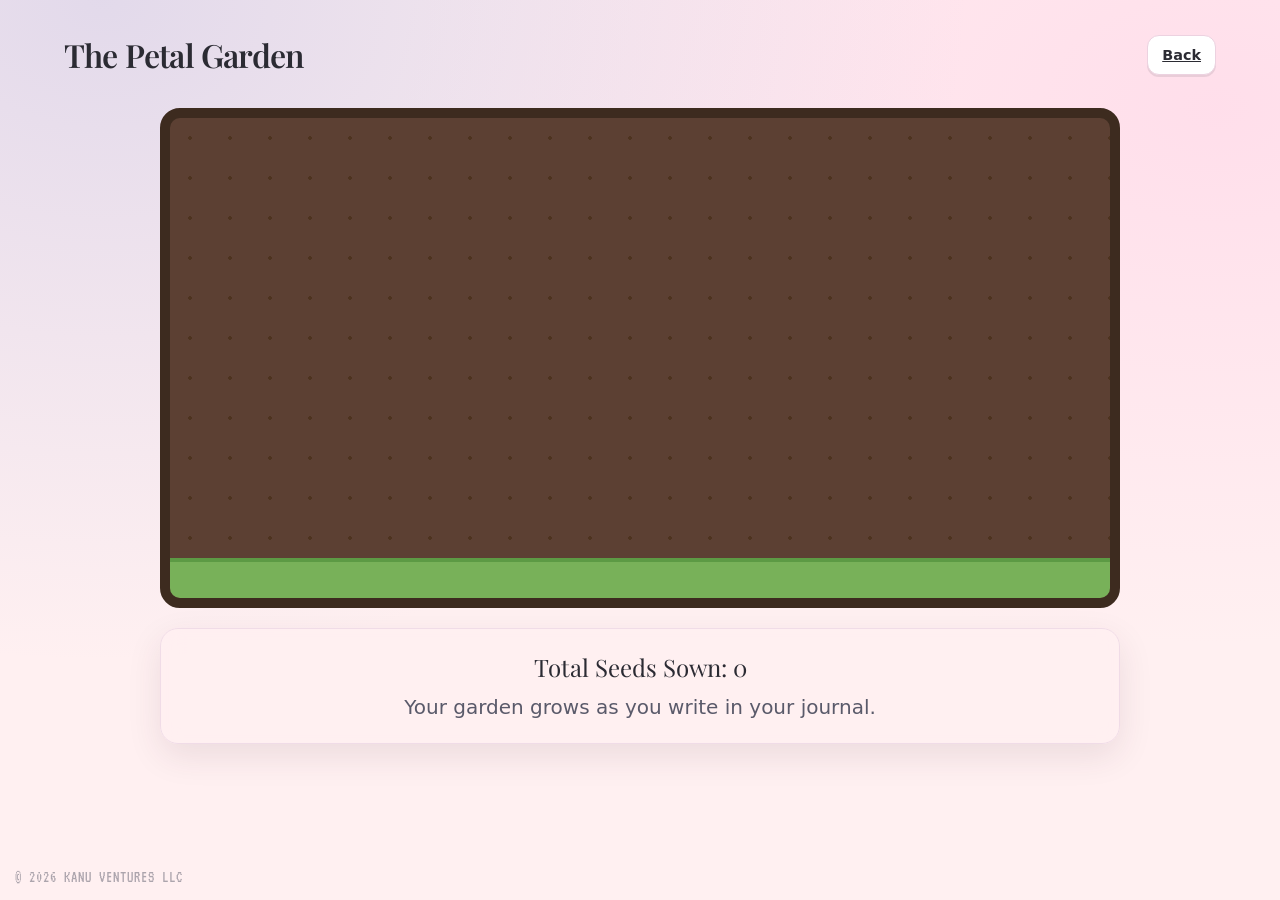
<file: garden.html>
<!doctype html>
<html lang="en">
  <head>
    <link rel="icon" type="image/x-icon" href="shuriken.ico">
    <meta charset="UTF-8" />
    <meta name="viewport" content="width=device-width, initial-scale=1" />
    <title>Petal Journal — The Garden</title>
    <link rel="stylesheet" href="style.css" />
    <link href="https://fonts.googleapis.com/css2?family=VT323&display=swap" rel="stylesheet" />
    <!-- Early Theme Loader -->
    <script>
      (function () {
const THEMES = {
  petal: { "--bg": "var(--rose-50)", "--surface": "var(--rose-50)", "--surface-2": "var(--pink-200)", "--border": "var(--mauve-200)", "--primary": "var(--periwinkle-400)", "--primary-soft": "var(--periwinkle-200)", "--accent": "var(--pink-500)", "--text": "#2B2B33", "--text-muted": "#5A5A6A", "--bg-spot-1": "rgba(167,171,222,.45)", "--bg-spot-2": "rgba(255,165,214,.35)" },
  lavender: { "--bg": "#F6F2FF", "--surface": "#F6F2FF", "--surface-2": "#EDE4FF", "--border": "#D8CBF2", "--primary": "#A7ABDE", "--primary-soft": "#CED1F8", "--accent": "#D7A6FF", "--text": "#2B2B33", "--text-muted": "#5A5A6A", "--bg-spot-1": "rgba(215,166,255,.32)", "--bg-spot-2": "rgba(167,171,222,.28)" },
  sky_sorbet: { "--bg": "#F2FBFF", "--surface": "#F2FBFF", "--surface-2": "#DFF3FF", "--border": "#C7E4F5", "--primary": "#7DB6FF", "--primary-soft": "#CFE4FF", "--accent": "#FFA5D6", "--text": "#2B2B33", "--text-muted": "#5A5A6A", "--bg-spot-1": "rgba(125,182,255,.30)", "--bg-spot-2": "rgba(255,165,214,.24)" },
  peach_milk: { "--bg": "#FFF6F0", "--surface": "#FFF6F0", "--surface-2": "#FFE3D2", "--border": "#F2CDBB", "--primary": "#A7ABDE", "--primary-soft": "#CED1F8", "--accent": "#FFB38A", "--text": "#2B2B33", "--text-muted": "#5A5A6A", "--bg-spot-1": "rgba(255,179,138,.34)", "--bg-spot-2": "rgba(167,171,222,.24)" },
  lemon_cream: { "--bg": "#FFFCEB", "--surface": "#FFFCEB", "--surface-2": "#FFF2B8", "--border": "#E9DFA2", "--primary": "#9AB6FF", "--primary-soft": "#D6E3FF", "--accent": "#FFC857", "--text": "#2B2B33", "--text-muted": "#5A5A6A", "--bg-spot-1": "rgba(255,200,87,.32)", "--bg-spot-2": "rgba(154,182,255,.22)" },
  dusky_rose: { "--bg": "#141016", "--surface": "#19131C", "--surface-2": "#241A26", "--border": "rgba(255,255,255,.14)", "--primary": "#B7A6FF", "--primary-soft": "rgba(183,166,255,.35)", "--accent": "#FF8FBC", "--text": "#F2F0F7", "--text-muted": "rgba(242,240,247,.75)", "--bg-spot-1": "rgba(183,166,255,.22)", "--bg-spot-2": "rgba(255,143,188,.16)" },
  mauve_night: { "--bg": "#100F14", "--surface": "#15131A", "--surface-2": "#201B25", "--border": "rgba(255,255,255,.14)", "--primary": "#9FB6FF", "--primary-soft": "rgba(159,182,255,.35)", "--accent": "#D7A6FF", "--text": "#F2F0F7", "--text-muted": "rgba(242,240,247,.75)", "--bg-spot-1": "rgba(159,182,255,.18)", "--bg-spot-2": "rgba(215,166,255,.14)" },
  deep_sage: { "--bg": "#0F1412", "--surface": "#141A17", "--surface-2": "#1C2621", "--border": "rgba(255,255,255,.14)", "--primary": "#93D1B3", "--primary-soft": "rgba(147,209,179,.35)", "--accent": "#FF9BB7", "--text": "#F2F0F7", "--text-muted": "rgba(242,240,247,.75)", "--bg-spot-1": "rgba(147,209,179,.18)", "--bg-spot-2": "rgba(255,155,183,.12)" },
  blueberry_dusk: { "--bg": "#0D101A", "--surface": "#12172A", "--surface-2": "#1A2140", "--border": "rgba(255,255,255,.14)", "--primary": "#8EA2FF", "--primary-soft": "rgba(142,162,255,.35)", "--accent": "#8FE3FF", "--text": "#F2F0F7", "--text-muted": "rgba(242,240,247,.75)", "--bg-spot-1": "rgba(142,162,255,.20)", "--bg-spot-2": "rgba(143,227,255,.12)" },
  cocoa_lilac: { "--bg": "#141014", "--surface": "#1A141B", "--surface-2": "#261C28", "--border": "rgba(255,255,255,.14)", "--primary": "#E2B3FF", "--primary-soft": "rgba(226,179,255,.35)", "--accent": "#FFB38A", "--text": "#F2F0F7", "--text-muted": "rgba(242,240,247,.75)", "--bg-spot-1": "rgba(226,179,255,.18)", "--bg-spot-2": "rgba(255,179,138,.10)" },
  midnight: { "--bg": "#0F0D14", "--surface": "#14121A", "--surface-2": "#1C1824", "--border": "rgba(255,255,255,.14)", "--primary": "#8EA2FF", "--primary-soft": "rgba(142,162,255,.35)", "--accent": "#FFA5D6", "--text": "#F2F0F7", "--text-muted": "rgba(242,240,247,.75)", "--bg-spot-1": "rgba(142,162,255,.18)", "--bg-spot-2": "rgba(255,165,214,.12)" },
  strawberry_matcha: { "--bg": "#F7FFF6", "--surface": "#F7FFF6", "--surface-2": "#E8F7E6", "--border": "#CFE6CC", "--primary": "#7FBF9B", "--primary-soft": "#CFEBDD", "--accent": "#FF8FB8", "--text": "#2B2B33", "--text-muted": "#5A5A6A", "--bg-spot-1": "rgba(127,191,155,.28)", "--bg-spot-2": "rgba(255,143,184,.22)" },
  blueberry_yogurt: { "--bg": "#F4F6FF", "--surface": "#F4F6FF", "--surface-2": "#E2E7FF", "--border": "#CAD3FF", "--primary": "#7F8CFF", "--primary-soft": "#C9D0FF", "--accent": "#FFA5D6", "--text": "#2B2B33", "--text-muted": "#5A5A6A", "--bg-spot-1": "rgba(127,140,255,.30)", "--bg-spot-2": "rgba(255,165,214,.20)" },
    cyberpunk_neo: {
    "--bg": "#050505",
    "--surface": "#0D0D0D",
    "--surface-2": "#FF007A", // Neon Pink
    "--border": "rgba(0, 243, 255, 0.3)", // Neon Teal
    "--primary": "#00F3FF",
    "--primary-soft": "rgba(0, 243, 255, 0.1)",
    "--accent": "#FF007A",
    "--text": "#E0E0E0",
    "--text-muted": "rgba(224, 224, 224, 0.5)",
    "animation": "glitch"
  },
  deep_sea_abyss: {
    "--bg": "#02080D",
    "--surface": "#04121A",
    "--surface-2": "#00FFC2", // Bio-Green
    "--border": "rgba(0, 255, 194, 0.15)",
    "--primary": "#00FFC2",
    "--primary-soft": "rgba(0, 255, 194, 0.05)",
    "--accent": "#0077B6", // Deep Water Blue
    "--text": "#CAF0F8",
    "--text-muted": "rgba(202, 240, 248, 0.4)",
    "animation": "plankton"
  },
  fairy_forest: {
    "--bg": "#0B120E",
    "--surface": "#141D17",
    "--surface-2": "#EAB308", // Glow Yellow
    "--border": "rgba(34, 197, 94, 0.2)",
    "--primary": "#22C55E", // Moss Green
    "--primary-soft": "rgba(34, 197, 94, 0.1)",
    "--accent": "#FEF08A",
    "--text": "#ECFDF5",
    "--text-muted": "rgba(236, 253, 245, 0.4)",
    "animation": "fireflies"
  },
  retro_handheld: {
    "--bg": "#E0E0E0", // Classic Gameboy Grey
    "--surface": "#F5F5F5",
    "--surface-2": "#A0A0A0", 
    "--border": "#4A4A4A",
    "--primary": "#4A4A4A", 
    "--primary-soft": "rgba(74, 74, 74, 0.1)",
    "--accent": "#FF0000", // Action Button Red
    "--text": "#1A1A1A",
    "--text-muted": "#4A4A4A",
    "animation": "pixels"
  },
    classic_desktop: {
    "--bg": "#008080", // That specific 90s Teal
    "--surface": "#C0C0C0", // Windows Grey
    "--surface-2": "#FFFFFF",
    "--border": "#000000",
    "--primary": "#000080", // Taskbar Blue
    "--primary-soft": "rgba(0, 0, 128, 0.1)",
    "--accent": "#C0C0C0",
    "--text": "#000000",
    "--text-muted": "#404040",
    "animation": "cursors"
  },
  farm_life: {
    "--bg": "#78B159", // Grass Green
    "--surface": "#F4EBD0", // Parchment
    "--surface-2": "#8B5A2B", // Wood Brown
    "--border": "#4D331F",
    "--primary": "#FF8C00", // Carrot Orange
    "--primary-soft": "rgba(255, 140, 0, 0.1)",
    "--accent": "#EE4B2B", 
    "--text": "#2D1B1B",
    "--text-muted": "#5C4033",
    "animation": "crops"
  },
  cozy_cafe: {
    "--bg": "#E6CCB2", // Latte
    "--surface": "#EDE0D4",
    "--surface-2": "#7F5539", // Espresso
    "--border": "#9C6644",
    "--primary": "#B08968", 
    "--primary-soft": "rgba(176, 137, 104, 0.1)",
    "--accent": "#DDB892",
    "--text": "#432818",
    "--text-muted": "#7F5539",
    "animation": "steam"
  },
  cosmic_starfall: { "--bg": "#0D0B1A", "--surface": "#16142E", "--surface-2": "#231F4D", "--border": "rgba(183,166,255,.14)", "--primary": "#B7A6FF", "--primary-soft": "rgba(183,166,255,.25)", "--accent": "#FFD700", "--text": "#F2F0F7", "--text-muted": "rgba(242,240,247,.75)", "--bg-spot-1": "rgba(130,100,255,0.2)", "--bg-spot-2": "rgba(50,200,255,0.1)" },
  autumn_forest: { "--bg": "#FFF9F2", "--surface": "#FCF3E8", "--surface-2": "#F5E6D3", "--border": "#DBC7B5", "--primary": "#A67B5B", "--primary-soft": "#E3D5C4", "--accent": "#D95D39", "--text": "#4A3728", "--text-muted": "#856D5B" },
  spring_blossom: { "--bg": "#FFF5F8", "--surface": "#FEF0F5", "--surface-2": "#FDE2E9", "--border": "#F9C8D9", "--primary": "#FFB7C5", "--primary-soft": "#FFE4E8", "--accent": "#FF69B4", "--text": "#5E3A44", "--text-muted": "#8A6B74" },
  summer_shimmer: { "--bg": "#F0FBFF", "--surface": "#E3F7FF", "--surface-2": "#D1F2FF", "--border": "#B6E9FF", "--primary": "#00A8E8", "--primary-soft": "#BCEBFF", "--accent": "#FFD700", "--text": "#1A465C", "--text-muted": "#4B758E" },
  midnight_snowfall: { "--bg": "#0B0E14", "--surface": "#12161F", "--surface-2": "#1A202C", "--border": "rgba(255,255,255,.08)", "--primary": "#A0C4FF", "--primary-soft": "rgba(160,196,255,.2)", "--accent": "#FFFFFF", "--text": "#E0E6ED", "--text-muted": "rgba(224,230,237,.6)", "--bg-spot-1": "rgba(100,150,255,0.1)", "--bg-spot-2": "rgba(255,255,255,0.05)" },
  golden_petal: { "--bg": "#FFFDF0", "--surface": "#FFFCDB", "--surface-2": "#FFF5AD", "--border": "#E6D695", "--primary": "#FFD700", "--primary-soft": "rgba(255, 215, 0, 0.3)", "--accent": "#DAA520", "--text": "#4A3F1F", "--text-muted": "#8B7D54", "--bg-spot-1": "rgba(255, 223, 0, 0.25)", "--bg-spot-2": "rgba(255, 255, 255, 0.5)" },
  six_paths_sage: { "--bg": "#FFFFFF", "--surface": "#FDFDFD", "--surface-2": "#1A1A1A", "--border": "#FFD700", "--primary": "#FFD700", "--primary-soft": "rgba(255, 215, 0, 0.2)", "--accent": "#000000", "--text": "#1A1A1A", "--text-muted": "#555555", "--bg-spot-1": "rgba(255, 215, 0, 0.1)" },
  uchiha_avenger: { "--bg": "#0A0A1F", "--surface": "#14142D", "--surface-2": "#6D28D9", "--border": "rgba(160, 233, 255, 0.2)", "--primary": "#A0E9FF", "--accent": "#EF4444", "--text": "#D1D5DB", "--text-muted": "rgba(209, 213, 219, 0.4)", "--bg-spot-1": "rgba(109, 40, 217, 0.2)" },
  hokage_dream: { "--bg": "#FFF7ED", "--surface": "#FFEDD5", "--surface-2": "#F97316", "--border": "rgba(59, 130, 246, 0.2)", "--primary": "#F97316", "--accent": "#3B82F6", "--text": "#431407", "--text-muted": "#7C2D12" },
  ninja_rivalry: { "--bg": "#0D0D1F", "--surface": "#16162D", "--surface-2": "#F97316", "--border": "rgba(59, 130, 246, 0.3)", "--primary": "#3B82F6", "--accent": "#EF4444", "--text": "#F2F0F7", "--text-muted": "rgba(242,240,247,.6)", "--bg-spot-1": "rgba(59, 130, 246, 0.2)", "--bg-spot-2": "rgba(249, 115, 22, 0.15)" },
  copy_ninja: { "--bg": "#1A1B26", "--surface": "#24283B", "--surface-2": "#414868", "--border": "rgba(160, 233, 255, 0.2)", "--primary": "#A0E9FF", "--accent": "#FF4C4C", "--text": "#C0CAF5", "--text-muted": "#565F89", "--bg-spot-1": "rgba(160, 233, 255, 0.1)", "--bg-spot-2": "rgba(255, 76, 76, 0.05)" },
  medical_kunoichi: { "--bg": "#FFF0F3", "--surface": "#FFE3E8", "--surface-2": "#FBCFE8", "--border": "rgba(16, 185, 129, 0.2)", "--primary": "#10B981", "--accent": "#F43F5E", "--text": "#4C0519", "--text-muted": "#9F1239" },
  shadow_possession: { "--bg": "#0A0B0D", "--surface": "#14171A", "--surface-2": "#2D3436", "--border": "rgba(46, 204, 113, 0.15)", "--primary": "#2ECC71", "--accent": "#000000", "--text": "#E0E0E0", "--text-muted": "rgba(224, 224, 224, 0.5)", "--bg-spot-1": "rgba(0, 0, 0, 0.8)" },
  mind_transfer: { "--bg": "#F5F3FF", "--surface": "#EDE9FE", "--surface-2": "#C4B5FD", "--border": "rgba(139, 92, 246, 0.2)", "--primary": "#8B5CF6", "--accent": "#10B981", "--text": "#4C1D95", "--text-muted": "#7C3AED" },
  butterfly_mode: { "--bg": "#2D0A0A", "--surface": "#3F1212", "--surface-2": "#1E3A8A", "--border": "rgba(59, 130, 246, 0.3)", "--primary": "#3B82F6", "--accent": "#FACC15", "--text": "#FEE2E2", "--text-muted": "rgba(254, 226, 226, 0.5)" },
  gallant_tale: { "--bg": "#F5E6D3", "--surface": "#FCF8F0", "--surface-2": "#8B0000", "--border": "rgba(139, 0, 0, 0.2)", "--primary": "#B45309", "--accent": "#FACC15", "--text": "#2D1B1B", "--text-muted": "#634832" },
  forbidden_lab: { "--bg": "#0D0B12", "--surface": "#16141F", "--surface-2": "#4B3F72", "--border": "rgba(220, 214, 247, 0.1)", "--primary": "#FFD700", "--accent": "#DCD6F7", "--text": "#DCD6F7", "--text-muted": "rgba(220, 214, 247, 0.5)", "--bg-spot-1": "rgba(75, 63, 114, 0.2)" },
  slug_princess: { "--bg": "#F0F9F6", "--surface": "#E6F2ED", "--surface-2": "#14B8A6", "--border": "rgba(20, 184, 166, 0.2)", "--primary": "#14B8A6", "--accent": "#B45309", "--text": "#0F4C3A", "--text-muted": "#3D7061", "--bg-spot-1": "rgba(20, 184, 166, 0.1)" },
    legendary_sannin: {
    "--bg": "#1E1B2E", // Deep Orochimaru Purple
    "--surface": "#2D2B4A",
    "--surface-2": "#B45309", // Jiraiya Red
    "--border": "rgba(20, 184, 166, 0.3)", // Tsunade Teal
    "--primary": "#14B8A6", 
    "--primary-soft": "rgba(20, 184, 166, 0.2)",
    "--accent": "#FACC15", 
    "--text": "#F2F0F7",
    "--text-muted": "rgba(242,240,247,.6)",
    "--bg-spot-1": "#1E1B2E", // Keep it dark
    "--bg-spot-2": "#1E1B2E", // Keep it dark
    "animation": "seals"
  },
  nine_tails_malice: { "--bg": "#0D0505", "--surface": "#1A0B0B", "--surface-2": "#4A0000", "--border": "rgba(255, 0, 0, 0.2)", "--primary": "#FF0000", "--accent": "#F97316", "--text": "#F2F0F7", "--text-muted": "rgba(242, 240, 247, 0.5)", "--bg-spot-1": "rgba(255, 0, 0, 0.15)" },
  akatsuki_cloud: { "--bg": "#0A0A0C", "--surface": "#121217", "--surface-2": "#3D0000", "--border": "rgba(255, 0, 0, 0.15)", "--primary": "#FF0000", "--accent": "#FFFFFF", "--text": "#E0E0E0", "--text-muted": "rgba(224, 224, 224, 0.5)" },
  hidan_ritual: { "--bg": "#080808", "--surface": "#121212", "--surface-2": "#4A0000", "--border": "rgba(255, 0, 0, 0.2)", "--primary": "#FF0000", "--accent": "#FFFFFF", "--text": "#E5E5E5", "--text-muted": "rgba(229, 229, 229, 0.5)", "--bg-spot-1": "rgba(74, 0, 0, 0.3)" },
  kakuzu_hearts: { "--bg": "#0F110D", "--surface": "#1A1D17", "--surface-2": "#3E4437", "--border": "rgba(255, 215, 0, 0.15)", "--primary": "#FFD700", "--accent": "#B22222", "--text": "#D1D5DB", "--text-muted": "rgba(209, 213, 223, 0.5)", "--bg-spot-1": "rgba(62, 68, 55, 0.2)" },
  art_explosion: { "--bg": "#FFFDF0", "--surface": "#FEF3C7", "--surface-2": "#FBBF24", "--border": "rgba(0, 168, 232, 0.2)", "--primary": "#00A8E8", "--accent": "#FF4500", "--text": "#451A03", "--text-muted": "#92400E" },
  ultimate_masterpiece: { "--bg": "#FFFFFF", "--surface": "#FAFAFA", "--surface-2": "#FFD700", "--border": "rgba(255, 215, 0, 0.3)", "--primary": "#FFD700", "--accent": "#000000", "--text": "#1A1A1A", "--text-muted": "#666666", "--bg-spot-1": "rgba(255, 255, 255, 1)" },
  eternal_beauty: { "--bg": "#0D0B0B", "--surface": "#1A1616", "--surface-2": "#4A0E0E", "--border": "rgba(168, 85, 247, 0.2)", "--primary": "#A855F7", "--accent": "#D2B48C", "--text": "#FEE2E2", "--text-muted": "rgba(254, 226, 226, 0.5)" },
  paper_angel: { "--bg": "#E0E7FF", "--surface": "#EEF2FF", "--surface-2": "#818CF8", "--border": "rgba(129, 140, 248, 0.2)", "--primary": "#6366F1", "--accent": "#4338CA", "--text": "#1E1B4B", "--text-muted": "#4338CA" },
  six_paths_pain: { "--bg": "#0D0D0F", "--surface": "#16161A", "--surface-2": "#4C1D95", "--border": "rgba(139, 92, 246, 0.2)", "--primary": "#8B5CF6", "--accent": "#FF4500", "--text": "#D1D5DB", "--text-muted": "rgba(209, 213, 219, 0.5)" },
  original_hope: { "--bg": "#F0F9FF", "--surface": "#E0F2FE", "--surface-2": "#F97316", "--border": "rgba(14, 165, 233, 0.2)", "--primary": "#0EA5E9", "--accent": "#FB923C", "--text": "#0C4A6E", "--text-muted": "#0369A1" },
  tobi_good_boy: { "--bg": "#FFF7ED", "--surface": "#FFEDD5", "--surface-2": "#FB923C", "--border": "rgba(34, 197, 94, 0.2)", "--primary": "#22C55E", "--accent": "#EA580C", "--text": "#431407", "--text-muted": "#7C2D12" },
  monster_mist: { "--bg": "#051622", "--surface": "#0B2435", "--surface-2": "#1A759F", "--border": "rgba(160, 233, 255, 0.2)", "--primary": "#52B69A", "--accent": "#184E77", "--text": "#D9EDF7", "--text-muted": "rgba(217, 237, 247, 0.5)" },
  stinky_aloe: { "--bg": "#0D110D", "--surface": "#1A1F1A", "--surface-2": "#4D7C0F", "--border": "rgba(255, 255, 255, 0.1)", "--primary": "#FFFFFF", "--accent": "#000000", "--text": "#E2E8F0", "--text-muted": "rgba(226, 232, 240, 0.4)", "--bg-spot-1": "rgba(77, 124, 15, 0.15)" },
 god_of_shinobi: {
    "--bg": "#E9F5DB", 
    "--surface": "#CFE1B9",
    "--surface-2": "#718355",
    "--border": "#4F772D",
    "--primary": "#B56576", 
    "--primary-soft": "rgba(181, 101, 118, 0.2)",
    "--accent": "#31572C", 
    "--text": "#132A13",
    "--text-muted": "#31572C",
    "--bg-spot-1": "rgba(49, 87, 44, 0.25)", // Enhanced Forest Glow
    "--bg-spot-2": "rgba(113, 131, 85, 0.25)",
    "animation": "wood_style"
  },
    tactical_suiton: {
    "--bg": "#050B1A", // Deep Abyss Blue
    "--surface": "#0A1426",
    "--surface-2": "#1E3A8A", 
    "--border": "rgba(100, 255, 218, 0.1)",
    "--primary": "#64FFDA", 
    "--primary-soft": "rgba(100, 255, 218, 0.1)",
    "--accent": "#F0F8FF", 
    "--text": "#CCD6F6",
    "--text-muted": "#8892B0",
    "--bg-spot-1": "#050B1A", // Force dark spot
    "--bg-spot-2": "#050B1A", // Force dark spot
    "animation": "bubbles"
  },
  ghost_uchiha: {
    "--bg": "#050505", // Eternal Night Black
    "--surface": "#0D0D0D",
    "--surface-2": "#3B1E54", // Susanoo Purple
    "--border": "rgba(255, 76, 76, 0.15)",
    "--primary": "#FF4C4C", 
    "--primary-soft": "rgba(255, 76, 76, 0.1)",
    "--accent": "#FACC15", 
    "--text": "#E2E8F0",
    "--text-muted": "rgba(226, 232, 240, 0.5)",
    "--bg-spot-1": "#050505", // Force dark spot
    "--bg-spot-2": "#050505", // Force dark spot
    "animation": "tomoe"
  },
  kamui_dimension: {
    "--bg": "#080808", // Void Black
    "--surface": "#121212",
    "--surface-2": "#F97316", // Obito Mask Orange
    "--border": "rgba(249, 115, 22, 0.2)",
    "--primary": "#F97316", 
    "--primary-soft": "rgba(249, 115, 22, 0.1)",
    "--accent": "#FF0000", 
    "--text": "#D1D5DB",
    "--text-muted": "rgba(209, 213, 219, 0.5)",
    "--bg-spot-1": "#080808", // Force dark spot
    "--bg-spot-2": "#080808", // Force dark spot
    "animation": "warps"
  },
  crow_illusion: {
    "--bg": "#08080A", // Uchiha Shadow
    "--surface": "#121217",
    "--surface-2": "#2D0A0A", // Crow Crimson
    "--border": "rgba(255, 0, 0, 0.1)",
    "--primary": "#FF3E3E", 
    "--primary-soft": "rgba(255, 62, 62, 0.1)",
    "--accent": "#4A4A4A", 
    "--text": "#E0E0E0",
    "--text-muted": "rgba(224, 224, 224, 0.5)",
    "--bg-spot-1": "#08080A", // Force dark
    "--bg-spot-2": "#08080A", // Force dark
    "animation": "feathers"
  },
  yellow_flash: {
    "--bg": "#FFFFFF", // Minato Cloak White
    "--surface": "#FFFDF0",
    "--surface-2": "#FFD700", // Flash Gold
    "--border": "rgba(0, 168, 232, 0.2)",
    "--primary": "#00A8E8", 
    "--primary-soft": "rgba(0, 168, 232, 0.1)",
    "--accent": "#FF4500", 
    "--text": "#1A1A1A",
    "--text-muted": "#555555",
    "--bg-spot-1": "rgba(255, 215, 0, 0.2)", // Golden Glow
    "--bg-spot-2": "rgba(255, 255, 255, 0.5)",
    "animation": "teleport"
  },
  lavender_pearl: {
    "--bg": "#F3E8FF", // Hyuga Lavender
    "--surface": "#FAF5FF",
    "--surface-2": "#E9D5FF",
    "--border": "rgba(168, 85, 247, 0.2)",
    "--primary": "#A855F7", 
    "--primary-soft": "rgba(168, 85, 247, 0.1)",
    "--accent": "#FFFFFF", 
    "--text": "#44337A",
    "--text-muted": "#6B46C1",
    "--bg-spot-1": "rgba(168, 85, 247, 0.15)", // Soft Lavender Glow
    "--bg-spot-2": "rgba(255, 255, 255, 0.4)",
    "animation": "pearls"
  },
  springtime_youth: {
    "--bg": "#0B1A0E", // Deep Jumpsuit Green
    "--surface": "#162B1A",
    "--surface-2": "#FFD700", // Gold energy
    "--border": "#FF4500", 
    "--primary": "#32CD32", 
    "--primary-soft": "rgba(50, 205, 50, 0.2)",
    "--accent": "#FF0000", 
    "--text": "#F2F0F7",
    "--text-muted": "rgba(242,240,247,.6)",
    "--bg-spot-1": "#0B1A0E", // Force dark
    "--bg-spot-2": "#0B1A0E", // Force dark
    "animation": "aura"
  },
  eternal_amaterasu: {
    "--bg": "#050505", // Absolute Black
    "--surface": "#0D0D0D",
    "--surface-2": "#1A1A1A",
    "--border": "rgba(138, 43, 226, 0.3)", // Violet heat border
    "--primary": "#000000", 
    "--primary-soft": "rgba(0, 0, 0, 0.8)",
    "--accent": "#8A2BE2", // Bright Violet highlight
    "--text": "#E0E0E0",
    "--text-muted": "rgba(224, 224, 224, 0.4)",
    "--bg-spot-1": "#050505", // Matching bg to keep it dark
    "--bg-spot-2": "#050505", // Matching bg to keep it dark
    "animation": "black_fire"
  },
  hidden_rain: {
    "--bg": "#111418", // Dark Stormy Grey
    "--surface": "#1B2026",
    "--surface-2": "#2C343D",
    "--border": "rgba(100, 149, 237, 0.2)",
    "--primary": "#6495ED", // Steel Blue
    "--primary-soft": "rgba(100, 149, 237, 0.1)",
    "--accent": "#87CEEB", // Sky Chakra
    "--text": "#D1D9E0",
    "--text-muted": "rgba(209, 217, 224, 0.5)",
    "--bg-spot-1": "#111418", // Keep it dark
    "--bg-spot-2": "#111418", // Keep it dark
    "animation": "rain"
  },
  kurama_sage: {
    "--bg": "#FFFBEB", // Pale Gold Cream
    "--surface": "#FEF3C7",
    "--surface-2": "#FDE68A",
    "--border": "rgba(245, 158, 11, 0.2)", 
    "--primary": "#F59E0B", // Golden Orange
    "--primary-soft": "rgba(245, 158, 11, 0.15)",
    "--accent": "#D97706", // Deep Amber
    "--text": "#451A03",
    "--text-muted": "#92400E",
    "--bg-spot-1": "rgba(255, 215, 0, 0.2)", // Golden Sun Glow
    "--bg-spot-2": "rgba(255, 255, 255, 0.5)",
    "animation": "embers"
  },
  hidden_sand: {
    "--bg": "#F5F5DC", // Light Beige Sand
    "--surface": "#EFEBD8",
    "--surface-2": "#D2B48C", // Tan
    "--border": "rgba(153, 27, 27, 0.15)", // Gourd Red tint
    "--primary": "#991B1B", // Desert Crimson
    "--primary-soft": "rgba(153, 27, 27, 0.1)",
    "--accent": "#B45309", // Warm Brown
    "--text": "#451A03",
    "--text-muted": "#78350F",
    "--bg-spot-1": "rgba(210, 180, 140, 0.2)", // Sandy Dust Glow
    "--bg-spot-2": "rgba(245, 245, 220, 0.4)",
    "animation": "sand"
  },
  desert_love: { "--bg": "#F2E8CF", "--surface": "#EAD7B1", "--surface-2": "#D4A373", "--border": "rgba(188, 71, 73, 0.2)", "--primary": "#BC4749", "--accent": "#6A994E", "--text": "#386641", "--text-muted": "#6A994E", "--bg-spot-1": "rgba(188, 71, 73, 0.05)", "--bg-spot-2": "rgba(255, 255, 255, 0.3)" },
    infinite_tsukuyomi: {
    "--bg": "#0D0000", // Deepest Crimson Black
    "--surface": "#1A0505",
    "--surface-2": "#7F1D1D", // Blood Moon Red
    "--border": "rgba(220, 38, 38, 0.3)",
    "--primary": "#DC2626", // Rinne-Sharingan Red
    "--primary-soft": "rgba(220, 38, 38, 0.1)",
    "--accent": "#FFFFFF", // Trapped Soul White
    "--text": "#FEE2E2",
    "--text-muted": "rgba(254, 226, 226, 0.5)",
    "--bg-spot-1": "rgba(220, 38, 38, 0.2)", // Red Moonlight
    "--bg-spot-2": "#0D0000",
    "animation": "dream_waves"
  },
    infinite_zen: {
    "--bg": "#FFFFFF", 
    "--surface": "rgba(255, 255, 255, 0.8)",
    "--surface-2": "#F3E8FF",
    "--border": "#FFD700",
    "--primary": "#A855F7", 
    "--primary-soft": "rgba(168, 85, 247, 0.2)",
    "--accent": "#00D2FF", 
    "--text": "#1A1A1A",
    "--text-muted": "#555555",
    "animation": "divine_aura"
  },
  infinite_void: {
    "--bg": "#0A0B14", // Deep Space Navy
    "--surface": "#121421",
    "--surface-2": "#00D2FF", // Limitless Blue
    "--border": "rgba(0, 210, 255, 0.2)",
    "--primary": "#00D2FF", 
    "--primary-soft": "rgba(0, 210, 255, 0.1)",
    "--accent": "#FFFFFF", // Six Eyes White
    "--text": "#E0E7FF",
    "--text-muted": "rgba(224, 231, 255, 0.5)",
    "--bg-spot-1": "rgba(0, 210, 255, 0.15)",
    "animation": "infinity"
  },
  malevolent_shrine: {
    "--bg": "#0D0000", // Shrine Shadow
    "--surface": "#1A0505",
    "--surface-2": "#FF003C", // Cursed Energy Red
    "--border": "rgba(255, 0, 60, 0.2)",
    "--primary": "#FF003C", 
    "--primary-soft": "rgba(255, 0, 60, 0.1)",
    "--accent": "#FACC15", // King of Curses Gold
    "--text": "#FFE4E6",
    "--text-muted": "rgba(255, 228, 230, 0.5)",
    "--bg-spot-1": "rgba(255, 0, 60, 0.15)",
    "animation": "slashes"
  },
    ten_shadows: {
    "--bg": "#05080A", // Shadow Abyss
    "--surface": "#0D1117",
    "--surface-2": "#1A202C", 
    "--border": "rgba(45, 55, 72, 0.3)",
    "--primary": "#4FD1C5", // Divine Dog Teal
    "--primary-soft": "rgba(79, 209, 197, 0.1)",
    "--accent": "#000000", // Shadow Black
    "--text": "#E2E8F0",
    "--text-muted": "rgba(226, 232, 240, 0.5)",
    "animation": "shikigami"
  },
  cursed_manipulation: {
    "--bg": "#121212", // Monk Robe Black
    "--surface": "#1E1E1E",
    "--surface-2": "#B7791F", // Robe Gold
    "--border": "rgba(183, 121, 31, 0.2)",
    "--primary": "#9F7AEA", // Spirit Purple
    "--primary-soft": "rgba(159, 122, 234, 0.1)",
    "--accent": "#ECC94B", 
    "--text": "#F7FAFC",
    "--text-muted": "rgba(247, 250, 252, 0.5)",
    "animation": "cursed_orbs"
  },
  death_painting: {
    "--bg": "#1A0505", // Blood Plum
    "--surface": "#2D0A0A",
    "--surface-2": "#742A2A", 
    "--border": "rgba(229, 62, 62, 0.2)",
    "--primary": "#E53E3E", // Piercing Blood Red
    "--primary-soft": "rgba(229, 62, 62, 0.1)",
    "--accent": "#FFFFFF", // Mask White
    "--text": "#FFF5F5",
    "--text-muted": "rgba(255, 245, 245, 0.5)",
    "animation": "blood_streaks"
  },
  divergent_fist: {
    "--bg": "#FFF5F7", // Itadori Pink
    "--surface": "#FFEDF1",
    "--surface-2": "#3182CE", // Cursed Energy Blue
    "--border": "rgba(49, 130, 206, 0.2)",
    "--primary": "#3182CE", 
    "--primary-soft": "rgba(49, 130, 206, 0.1)",
    "--accent": "#E53E3E", // Tiger Red
    "--text": "#2D3748",
    "--text-muted": "#718096",
    "animation": "impacts"
  },
  blood_brother: {
    "--bg": "#120A10", // Deepest Plum Black
    "--surface": "#1A0F17",
    "--surface-2": "#8B5CF6", // Lavender Markings
    "--border": "rgba(229, 62, 62, 0.2)",
    "--primary": "#E53E3E", // Blood Red
    "--primary-soft": "rgba(229, 62, 62, 0.15)",
    "--accent": "#F5E6D3", // Scarf Cream
    "--text": "#F5E6D3",
    "--text-muted": "rgba(245, 230, 211, 0.5)",
    "--bg-spot-1": "rgba(139, 92, 246, 0.1)", // Lavender Glow
    "animation": "supernova"
  },
  ratio_sorcerer: {
    "--bg": "#FAF7F0", // Clean Stationery White
    "--surface": "#F2EAD3",
    "--surface-2": "#3D5A80", // Nanami Tie Blue
    "--border": "rgba(61, 90, 128, 0.2)",
    "--primary": "#EE6C4D", // 7:3 Strike Orange
    "--primary-soft": "rgba(238, 108, 77, 0.1)",
    "--accent": "#98C1D9", // Clear Sky Blue
    "--text": "#293241", // Deep Professional Navy
    "--text-muted": "#3D5A80",
    "animation": "clock_ticks"
  },
  blue_spring: {
    "--bg": "#E0F2FE", // Nostalgic Sky Blue
    "--surface": "#F0F9FF",
    "--surface-2": "#BAE6FD", 
    "--border": "rgba(14, 165, 233, 0.2)",
    "--primary": "#0EA5E9", // Youthful Blue
    "--primary-soft": "rgba(14, 165, 233, 0.1)",
    "--accent": "#FFFFFF", // Summer Cloud White
    "--text": "#0369A1",
    "--text-muted": "#0EA5E9",
    "animation": "summer_clouds"
  },
  strongest_man: {
    "--bg": "#1A1A1A", // Whitebeard Coat Grey
    "--surface": "#262626",
    "--surface-2": "#B45309", // Captain's Mark Gold
    "--border": "rgba(255, 255, 255, 0.2)",
    "--primary": "#FFFFFF", // The Great Moustache White
    "--primary-soft": "rgba(255, 255, 255, 0.1)",
    "--accent": "#7C3AED", // Gura Gura Purple
    "--text": "#F9FAFB",
    "--text-muted": "#9CA3AF",
    "animation": "air_cracks"
  },
  surgeon_death: {
    "--bg": "#0D1117", // Law's Hoodie Navy
    "--surface": "#161B22",
    "--surface-2": "#FACC15", // Law's Hat Yellow
    "--border": "rgba(56, 189, 248, 0.3)", // Room Blue
    "--primary": "#38BDF8", // Gamma Knife Blue
    "--primary-soft": "rgba(56, 189, 248, 0.1)",
    "--accent": "#000000", // Heart Tattoo Black
    "--text": "#E2E8F0",
    "--text-muted": "rgba(226, 232, 240, 0.5)",
    "animation": "room_scan"
  },
  sun_god: {
    "--bg": "#FFFFFF", // Gear 5 White
    "--surface": "#F8FAFC",
    "--surface-2": "#DDD6FE", // Nika Purple
    "--border": "rgba(167, 139, 250, 0.2)",
    "--primary": "#C084FC", // Joyboy Purple
    "--primary-soft": "rgba(192, 132, 252, 0.1)",
    "--accent": "#FACC15", // Sun Gold
    "--text": "#1E293B",
    "--text-muted": "#64748B",
    "animation": "drum_beats"
  },
  silent_heart: {
    "--bg": "#FFF1F2", // Corazon Pink
    "--surface": "#FFE4E6",
    "--surface-2": "#111827", // Feather Coat Black
    "--border": "rgba(244, 63, 94, 0.2)",
    "--primary": "#F43F5E", // Love Red
    "--primary-soft": "rgba(244, 63, 94, 0.1)",
    "--accent": "#FB7185", 
    "--text": "#4C0519",
    "--text-muted": "#9F1239",
    "animation": "hearts"
  },
flower_archeologist: {
    "--bg": "#FAF5FF", // Robin Lilac
    "--surface": "#FFFFFF",
    "--surface-2": "#E9D5FF", 
    "--border": "rgba(107, 70, 193, 0.2)",
    "--primary": "#9F7AEA", 
    "--primary-soft": "rgba(159, 122, 234, 0.1)",
    "--accent": "#553C9A", 
    "--text": "#2D2159",
    "--text-muted": "#553C9A",
    "animation": "arms"
  },
  legendary_merchant: {
    "--bg": "#F0FAF0", // Urahara Hat Green
    "--surface": "#FFFFFF",
    "--surface-2": "#2D4F1E", // Darker Coat Green
    "--border": "rgba(45, 79, 30, 0.2)",
    "--primary": "#81C784", 
    "--primary-soft": "rgba(129, 199, 132, 0.1)",
    "--accent": "#388E3C", 
    "--text": "#1B3012",
    "--text-muted": "#4A7031",
    "animation": "fans"
  },
    celestial_sovereignty: {
    "--bg": "#020205", 
    "--surface": "#08080C",
    "--surface-2": "#1A1A2E",
    "--border": "#E2E8F0", // Silver
    "--primary": "#E2E8F0", 
    "--primary-soft": "rgba(226, 232, 240, 0.1)",
    "--accent": "#A855F7", // Dimensional Purple
    "--text": "#F8FAFC",
    "--text-muted": "rgba(248, 250, 252, 0.5)",
    "--bg-spot-1": "rgba(168, 85, 247, 0.1)",
    "animation": "star_shards"
  },
  omniscient_origin: {
    "--bg": "#020205", 
    "--surface": "rgba(10, 10, 20, 0.9)",
    "--surface-2": "#FFFFFF",
    "--border": "#00F3FF", // Neon Cyan
    "--primary": "#00F3FF", 
    "--primary-soft": "rgba(0, 243, 255, 0.1)",
    "--accent": "#FF007A", // Neon Pink
    "--text": "#FFFFFF",
    "--text-muted": "rgba(255, 255, 255, 0.6)",
    "animation": "dimensional_tears"
  },
    progress_pride: { "--bg": "#0D0D0D", "--surface": "#1A1A1A", "--surface-2": "#FFFFFF", "--border": "#FFD700", "--primary": "#FFD700", "--accent": "#6366F1", "--text": "#F8FAFC", "--text-muted": "rgba(248, 250, 252, 0.5)", "animation": "pride_rainbow" },
  lesbian_sunset: { "--bg": "#FFF5F2", "--surface": "#FFFDFB", "--surface-2": "#D62800", "--border": "#FF9BFB", "--primary": "#FF9BFB", "--accent": "#D62800", "--text": "#4A1A1A", "--text-muted": "#9F4D4D", "animation": "pride_sunset" },
  bisexual_galaxy: { "--bg": "#050510", "--surface": "#0F0F1F", "--surface-2": "#D60087", "--border": "#0063B1", "--primary": "#9B4F96", "--accent": "#D60087", "--text": "#F8FAFC", "--text-muted": "rgba(248, 250, 252, 0.5)", "animation": "pride_bi" },
  trans_serenity: { "--bg": "#F0F9FF", "--surface": "#FFFFFF", "--surface-2": "#F7A8B8", "--border": "#55CDFC", "--primary": "#55CDFC", "--accent": "#F7A8B8", "--text": "#1E3A8A", "--text-muted": "#60A5FA", "animation": "pride_trans" },
  gay_ocean: { 
    "--bg": "#F0FFF4", 
    "--surface": "#FFFFFF", 
    "--surface-2": "#078D70", 
    "--border": "rgba(38, 206, 170, 0.2)", 
    "--primary": "#26CEAA", 
    "--primary-soft": "rgba(38, 206, 170, 0.1)",
    "--accent": "#98E8C1", 
    "--text": "#0B3028", 
    "--text-muted": "#078D70", 
    "animation": "pride_gay" 
  },
  reanimated_legend: {
    "--bg": "#1C1C1C", "--surface": "#262626", "--surface-2": "#4A5568", "--border": "#63B3ED",
    "--primary": "#63B3ED", "--primary-soft": "rgba(99, 179, 237, 0.1)", "--accent": "#A0AEC0",
    "--text": "#E2E8F0", "--text-muted": "#A0AEC0", "animation": "edo_shards"
  },
  threads_of_fate: {
    "--bg": "#050508", "--surface": "#0F0F14", "--surface-2": "#FF0000", "--border": "#FF0000",
    "--primary": "#FF0000", "--primary-soft": "rgba(255, 0, 0, 0.1)", "--accent": "#FFFFFF",
    "--text": "#FFFFFF", "--text-muted": "rgba(255, 255, 255, 0.5)", "animation": "fate_lines"
  },
  eternal_nirvana: {
    "--bg": "#FFFFFF", "--surface": "#FDFDFD", "--surface-2": "#E2E8F0", "--border": "#CBD5E0",
    "--primary": "#A855F7", "--primary-soft": "rgba(168, 85, 247, 0.1)", "--accent": "#00D2FF",
    "--text": "#1A202C", "--text-muted": "#718096", "animation": "light_petals"
  },
    symbol_of_peace: {
    "--bg": "#FFFFFF", 
    "--surface": "#FDFDFD",
    "--surface-2": "#3B82F6", // Heroic Blue
    "--border": "#EF4444", // Heroic Red
    "--primary": "#FACC15", // All Might Gold
    "--primary-soft": "rgba(250, 204, 21, 0.2)",
    "--accent": "#EF4444",
    "--text": "#1E3A8A",
    "--text-muted": "#3B82F6",
    "animation": "ofa_sparks"
  },
  blue_cremation: {
    "--bg": "#0A0A0C", // Cremation Black
    "--surface": "#121217",
    "--surface-2": "#1E40AF", // Blue Flame Base
    "--border": "rgba(0, 191, 255, 0.3)", // Electric Blue
    "--primary": "#00BFFF", // Hot Blue Flame
    "--primary-soft": "rgba(0, 191, 255, 0.1)",
    "--accent": "#9333EA", // Stitched Purple
    "--text": "#E0E0E0",
    "--text-muted": "rgba(224, 224, 224, 0.5)",
    "--bg-spot-1": "rgba(0, 191, 255, 0.15)",
    "animation": "blue_fire"
  },
    hellflame_sovereign: {
    "--bg": "#0D0A0A", // Burnt Ash Black
    "--surface": "#1A1414",
    "--surface-2": "#F97316", // Hellflame Orange
    "--border": "rgba(239, 68, 68, 0.3)", // Flame Red
    "--primary": "#F59E0B", // Flashfire Gold
    "--primary-soft": "rgba(245, 158, 11, 0.15)",
    "--accent": "#EF4444", 
    "--text": "#F2F0F7",
    "--text-muted": "rgba(242,240,247,.6)",
    "--bg-spot-1": "rgba(249, 115, 22, 0.1)", // Orange glow
    "animation": "hell_flame"
  },
    fierce_wings: {
    "--bg": "#F0F9FF", // Clear Sky Blue
    "--surface": "#FFFFFF",
    "--surface-2": "#EF4444", // Feather Red
    "--border": "rgba(234, 179, 8, 0.3)", // Visor Gold
    "--primary": "#EAB308", // Gold
    "--primary-soft": "rgba(234, 179, 8, 0.1)",
    "--accent": "#EF4444", 
    "--text": "#0C4A6E", // Deep Sky Navy
    "--text-muted": "#0284C7",
    "--bg-spot-1": "rgba(239, 68, 68, 0.05)", // Soft Red Glow
    "animation": "red_feathers"
  },
    symbol_of_fear: {
    "--bg": "#050505", // Absolute Villainy Black
    "--surface": "#0D0D0D",
    "--surface-2": "#3B0A45", // Dark Quirk Purple
    "--border": "rgba(255, 0, 0, 0.2)", // Red Life-Support Glow
    "--primary": "#7C3AED", // Forbidden Purple
    "--primary-soft": "rgba(124, 58, 237, 0.1)",
    "--accent": "#EF4444", // Eye Red
    "--text": "#E5E7EB",
    "--text-muted": "rgba(229, 231, 235, 0.4)",
    "--bg-spot-1": "#050505",
    "--bg-spot-2": "#050505",
    "animation": "void_tendrils"
  },
  decay_master: {
    "--bg": "#0A0A0A", // Dust & Ash
    "--surface": "#121212",
    "--surface-2": "#4A5568", // Withered Blue-Grey
    "--border": "rgba(160, 174, 192, 0.2)",
    "--primary": "#A0AEC0", // Ash Grey
    "--primary-soft": "rgba(160, 174, 192, 0.1)",
    "--accent": "#FF4C4C", // Scar Red
    "--text": "#F7FAFC",
    "--text-muted": "rgba(247, 250, 252, 0.4)",
    "--bg-spot-1": "#0A0A0A",
    "--bg-spot-2": "#0A0A0C",
    "animation": "ash_decay"
  },
    one_for_all: {
    "--bg": "#F0FFF4", // Hero Emerald Tint
    "--surface": "#FFFFFF",
    "--surface-2": "#10B981", // Deku Green
    "--border": "rgba(244, 63, 94, 0.3)", // Full Cowl Pink Glow
    "--primary": "#10B981", 
    "--primary-soft": "rgba(16, 185, 129, 0.1)",
    "--accent": "#F43F5E", // Power Pink
    "--text": "#064E3B",
    "--text-muted": "#10B981",
    "animation": "full_cowl"
  },
  explosion_murder: {
    "--bg": "#0D0D0D", // Ash Black
    "--surface": "#1A1A1A",
    "--surface-2": "#F97316", // Explosion Orange
    "--border": "rgba(250, 204, 21, 0.3)", // Spark Yellow
    "--primary": "#FACC15", // Nitro Gold
    "--primary-soft": "rgba(250, 204, 21, 0.1)",
    "--accent": "#EF4444", // Grenade Red
    "--text": "#F9FAFB",
    "--text-muted": "rgba(249, 115, 22, 0.5)",
    "--bg-spot-1": "rgba(249, 115, 22, 0.1)",
    "animation": "nitros"
  },
eraser_head: {
    "--bg": "#121214", // Tired Eyes Black
    "--surface": "#1A1B1E",
    "--surface-2": "#4A5568", // Scarf Grey
    "--border": "rgba(250, 204, 21, 0.3)", // Goggle Yellow
    "--primary": "#FACC15", 
    "--primary-soft": "rgba(250, 204, 21, 0.1)",
    "--accent": "#EF4444", // Quirk Red
    "--text": "#E2E8F0",
    "--text-muted": "rgba(226, 232, 240, 0.5)",
    "animation": "binding_scarves"
  },
  silent_sniper: {
    "--bg": "#0D0B12", // Sniper's Nest
    "--surface": "#16141F",
    "--surface-2": "#F97316", // Nagant Orange
    "--border": "rgba(139, 92, 246, 0.3)", // Hair Purple
    "--primary": "#8B5CF6", // Purple Chakra
    "--primary-soft": "rgba(139, 92, 246, 0.1)",
    "--accent": "#F97316", 
    "--text": "#F3F4F6",
    "--text-muted": "rgba(243, 244, 246, 0.4)",
    "animation": "curving_bullets"
  },
  empty_throne: { "--bg": "#0A0A0A", "--surface": "#141414", "--surface-2": "#722F37", "--border": "#FFD700", "--primary": "#FFD700", "--accent": "#722F37", "--text": "#FFFFFF", "animation": "shadow_figures" },
  honored_one: { "--bg": "#F0F9FF", "--surface": "#FFFFFF", "--surface-2": "#00D2FF", "--border": "#00D2FF", "--primary": "#00D2FF", "--accent": "#FFFFFF", "--text": "#0369A1", "animation": "atomic_shards" },
  reapers_moon: { "--bg": "#0D0B12", "--surface": "#1A1621", "--surface-2": "#4A0E0E", "--border": "#E2E8F0", "--primary": "#E2E8F0", "--accent": "#FF0000", "--text": "#F8FAFC", "animation": "blood_petals" },
  the_origin: { "--bg": "#000000", "--surface": "rgba(0,0,0,0.5)", "--surface-2": "#FFFFFF", "--border": "#00F3FF", "--primary": "#00F3FF", "--accent": "#FF007A", "--text": "#FFFFFF", "animation": "reality_strings" },
    void_century: { "--bg": "#050A10", "--surface": "#0D141D", "--surface-2": "#B48924", "--border": "#B48924", "--primary": "#B48924", "--accent": "#00D2FF", "--text": "#F8FAFC", "animation": "poneglyphs" },
  pure_zen: { "--bg": "#FFFFFF", "--surface": "rgba(255,255,255,0.9)", "--surface-2": "#F3E8FF", "--border": "#A855F7", "--primary": "#00D2FF", "--accent": "#FF007A", "--text": "#1A1A1A", "animation": "chakra_ribbons" },
  the_akashic_record: { "--bg": "#120D0A", "--surface": "#1E1612", "--surface-2": "#D4AF37", "--border": "#D4AF37", "--primary": "#D4AF37", "--accent": "#FF4500", "--text": "#F5E6D3", "animation": "flying_pages" },
  true_transcendence: { "--bg": "#000000", "--surface": "rgba(0,0,0,0.8)", "--surface-2": "#FFFFFF", "--border": "transparent", "--primary": "#FFFFFF", "--accent": "#FFFFFF", "--text": "#FFFFFF", "animation": "reality_tears" }

};
        const name = localStorage.getItem("petal_theme") || "petal";
        const t = THEMES[name] || THEMES.petal;
        for (const k in t) document.documentElement.style.setProperty(k, t[k]);
      })(); // Fixed missing closure
    </script>
    <style>
      .garden-wrap { max-width: 1000px; margin: 0 auto; text-align: center; padding: 20px; }
      
      /* The Garden Plot */
      #garden-bed {
        width: 100%;
        height: 500px;
        background: #5C4033; /* Rich Soil Color */
        border: 10px solid #3d2b1f;
        border-radius: 20px;
        position: relative;
        overflow: hidden;
        image-rendering: pixelated;
        background-image: radial-gradient(#4d331f 2px, transparent 2px);
        background-size: 40px 40px;
      }

      .plant {
  position: absolute;
  bottom: 20px; /* Sits on the grass line */
  transform-origin: bottom center;
  z-index: 2;
  /* Grow-in effect */
  animation: sprout-up 0.8s cubic-bezier(0.175, 0.885, 0.32, 1.275) forwards;
}

@keyframes sprout-up {
  0% { transform: scale(0); opacity: 0; }
  100% { transform: scale(1); opacity: 1; }
}


      .stats-panel { margin-top: 20px; font-size: 24px; }
      
      /* Grass Overlay */
      .grass {
        position: absolute;
        bottom: 0; width: 100%; height: 40px;
        background: #78B159;
        border-top: 4px solid #5C9A44;
      }
    </style>
  </head>
  <body>
    <header>
      <div class="brand"><h1>The Petal Garden</h1></div>
      <div class="top-actions"><a class="btn" href="index.html">Back</a></div>
    </header>

    <div class="garden-wrap">
      <div id="garden-bed">
        <div class="grass"></div>
        <!-- Plants will be generated here -->
      </div>

      <div class="panel stats-panel panel-pad">
        <div id="gardenStatus">Total Seeds Sown: 0</div>
        <small class="muted">Your garden grows as you write in your journal.</small>
      </div>
    </div>

    <script type="module" src="garden.mjs"></script>
    <div class="footer-copyright">
  &copy; 2026 Kanu Ventures LLC
</div>
  </body>
</html>
</file>
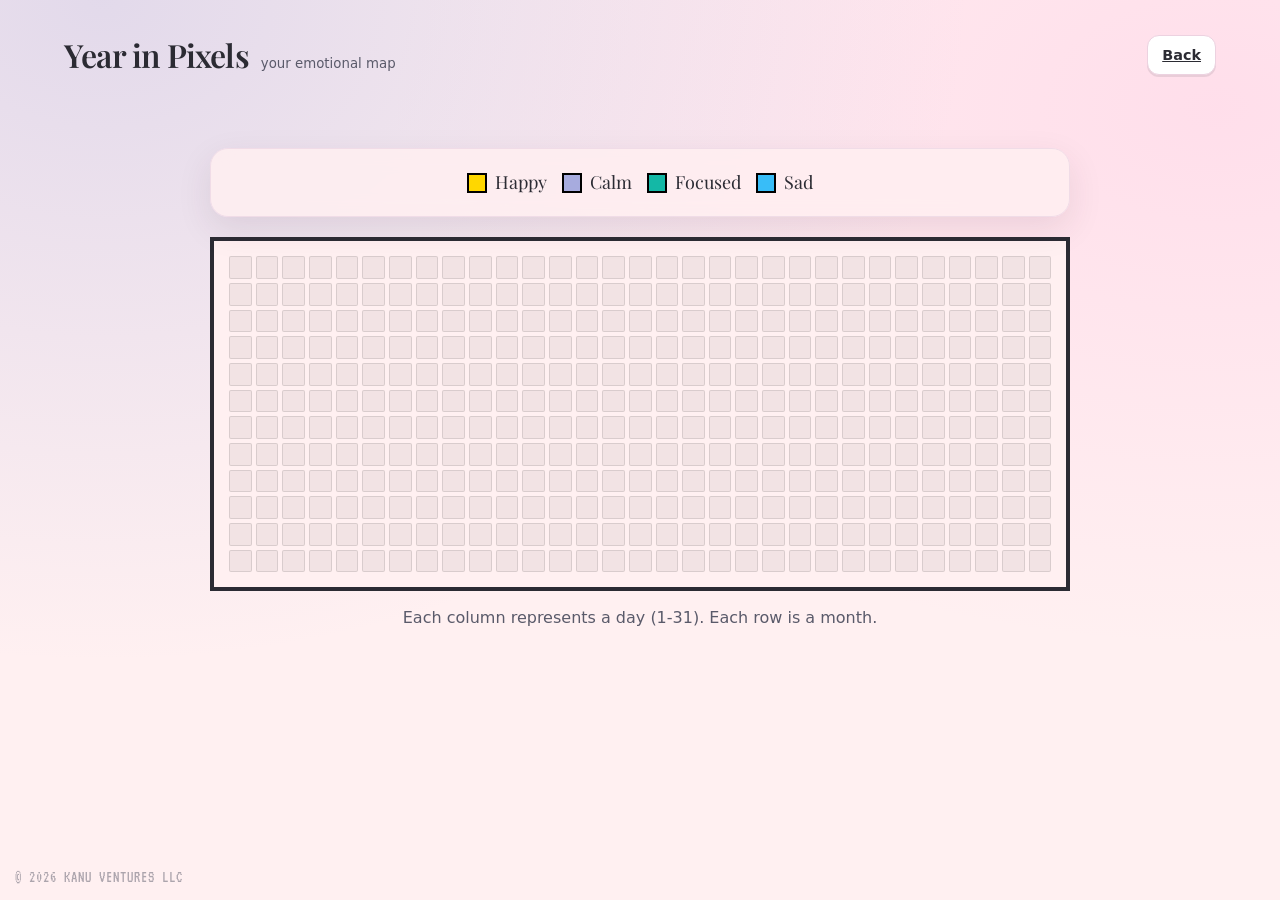
<file: pixels.html>
<!doctype html>
<html lang="en">
  <head>
    <link rel="icon" type="image/x-icon" href="shuriken.ico">
    <meta charset="UTF-8" />
    <meta name="viewport" content="width=device-width, initial-scale=1" />
    <title>Petal Journal — Year in Pixels</title>
    <link rel="stylesheet" href="style.css" />
    <link href="https://fonts.googleapis.com/css2?family=VT323&display=swap" rel="stylesheet" />
<script>
      (function () {
const THEMES = {
  petal: { "--bg": "var(--rose-50)", "--surface": "var(--rose-50)", "--surface-2": "var(--pink-200)", "--border": "var(--mauve-200)", "--primary": "var(--periwinkle-400)", "--primary-soft": "var(--periwinkle-200)", "--accent": "var(--pink-500)", "--text": "#2B2B33", "--text-muted": "#5A5A6A", "--bg-spot-1": "rgba(167,171,222,.45)", "--bg-spot-2": "rgba(255,165,214,.35)" },
  lavender: { "--bg": "#F6F2FF", "--surface": "#F6F2FF", "--surface-2": "#EDE4FF", "--border": "#D8CBF2", "--primary": "#A7ABDE", "--primary-soft": "#CED1F8", "--accent": "#D7A6FF", "--text": "#2B2B33", "--text-muted": "#5A5A6A", "--bg-spot-1": "rgba(215,166,255,.32)", "--bg-spot-2": "rgba(167,171,222,.28)" },
  sky_sorbet: { "--bg": "#F2FBFF", "--surface": "#F2FBFF", "--surface-2": "#DFF3FF", "--border": "#C7E4F5", "--primary": "#7DB6FF", "--primary-soft": "#CFE4FF", "--accent": "#FFA5D6", "--text": "#2B2B33", "--text-muted": "#5A5A6A", "--bg-spot-1": "rgba(125,182,255,.30)", "--bg-spot-2": "rgba(255,165,214,.24)" },
  peach_milk: { "--bg": "#FFF6F0", "--surface": "#FFF6F0", "--surface-2": "#FFE3D2", "--border": "#F2CDBB", "--primary": "#A7ABDE", "--primary-soft": "#CED1F8", "--accent": "#FFB38A", "--text": "#2B2B33", "--text-muted": "#5A5A6A", "--bg-spot-1": "rgba(255,179,138,.34)", "--bg-spot-2": "rgba(167,171,222,.24)" },
  lemon_cream: { "--bg": "#FFFCEB", "--surface": "#FFFCEB", "--surface-2": "#FFF2B8", "--border": "#E9DFA2", "--primary": "#9AB6FF", "--primary-soft": "#D6E3FF", "--accent": "#FFC857", "--text": "#2B2B33", "--text-muted": "#5A5A6A", "--bg-spot-1": "rgba(255,200,87,.32)", "--bg-spot-2": "rgba(154,182,255,.22)" },
  dusky_rose: { "--bg": "#141016", "--surface": "#19131C", "--surface-2": "#241A26", "--border": "rgba(255,255,255,.14)", "--primary": "#B7A6FF", "--primary-soft": "rgba(183,166,255,.35)", "--accent": "#FF8FBC", "--text": "#F2F0F7", "--text-muted": "rgba(242,240,247,.75)", "--bg-spot-1": "rgba(183,166,255,.22)", "--bg-spot-2": "rgba(255,143,188,.16)" },
  mauve_night: { "--bg": "#100F14", "--surface": "#15131A", "--surface-2": "#201B25", "--border": "rgba(255,255,255,.14)", "--primary": "#9FB6FF", "--primary-soft": "rgba(159,182,255,.35)", "--accent": "#D7A6FF", "--text": "#F2F0F7", "--text-muted": "rgba(242,240,247,.75)", "--bg-spot-1": "rgba(159,182,255,.18)", "--bg-spot-2": "rgba(215,166,255,.14)" },
  deep_sage: { "--bg": "#0F1412", "--surface": "#141A17", "--surface-2": "#1C2621", "--border": "rgba(255,255,255,.14)", "--primary": "#93D1B3", "--primary-soft": "rgba(147,209,179,.35)", "--accent": "#FF9BB7", "--text": "#F2F0F7", "--text-muted": "rgba(242,240,247,.75)", "--bg-spot-1": "rgba(147,209,179,.18)", "--bg-spot-2": "rgba(255,155,183,.12)" },
  blueberry_dusk: { "--bg": "#0D101A", "--surface": "#12172A", "--surface-2": "#1A2140", "--border": "rgba(255,255,255,.14)", "--primary": "#8EA2FF", "--primary-soft": "rgba(142,162,255,.35)", "--accent": "#8FE3FF", "--text": "#F2F0F7", "--text-muted": "rgba(242,240,247,.75)", "--bg-spot-1": "rgba(142,162,255,.20)", "--bg-spot-2": "rgba(143,227,255,.12)" },
  cocoa_lilac: { "--bg": "#141014", "--surface": "#1A141B", "--surface-2": "#261C28", "--border": "rgba(255,255,255,.14)", "--primary": "#E2B3FF", "--primary-soft": "rgba(226,179,255,.35)", "--accent": "#FFB38A", "--text": "#F2F0F7", "--text-muted": "rgba(242,240,247,.75)", "--bg-spot-1": "rgba(226,179,255,.18)", "--bg-spot-2": "rgba(255,179,138,.10)" },
  midnight: { "--bg": "#0F0D14", "--surface": "#14121A", "--surface-2": "#1C1824", "--border": "rgba(255,255,255,.14)", "--primary": "#8EA2FF", "--primary-soft": "rgba(142,162,255,.35)", "--accent": "#FFA5D6", "--text": "#F2F0F7", "--text-muted": "rgba(242,240,247,.75)", "--bg-spot-1": "rgba(142,162,255,.18)", "--bg-spot-2": "rgba(255,165,214,.12)" },
  strawberry_matcha: { "--bg": "#F7FFF6", "--surface": "#F7FFF6", "--surface-2": "#E8F7E6", "--border": "#CFE6CC", "--primary": "#7FBF9B", "--primary-soft": "#CFEBDD", "--accent": "#FF8FB8", "--text": "#2B2B33", "--text-muted": "#5A5A6A", "--bg-spot-1": "rgba(127,191,155,.28)", "--bg-spot-2": "rgba(255,143,184,.22)" },
  blueberry_yogurt: { "--bg": "#F4F6FF", "--surface": "#F4F6FF", "--surface-2": "#E2E7FF", "--border": "#CAD3FF", "--primary": "#7F8CFF", "--primary-soft": "#C9D0FF", "--accent": "#FFA5D6", "--text": "#2B2B33", "--text-muted": "#5A5A6A", "--bg-spot-1": "rgba(127,140,255,.30)", "--bg-spot-2": "rgba(255,165,214,.20)" },
    cyberpunk_neo: {
    "--bg": "#050505",
    "--surface": "#0D0D0D",
    "--surface-2": "#FF007A", // Neon Pink
    "--border": "rgba(0, 243, 255, 0.3)", // Neon Teal
    "--primary": "#00F3FF",
    "--primary-soft": "rgba(0, 243, 255, 0.1)",
    "--accent": "#FF007A",
    "--text": "#E0E0E0",
    "--text-muted": "rgba(224, 224, 224, 0.5)",
    "animation": "glitch"
  },
  deep_sea_abyss: {
    "--bg": "#02080D",
    "--surface": "#04121A",
    "--surface-2": "#00FFC2", // Bio-Green
    "--border": "rgba(0, 255, 194, 0.15)",
    "--primary": "#00FFC2",
    "--primary-soft": "rgba(0, 255, 194, 0.05)",
    "--accent": "#0077B6", // Deep Water Blue
    "--text": "#CAF0F8",
    "--text-muted": "rgba(202, 240, 248, 0.4)",
    "animation": "plankton"
  },
  fairy_forest: {
    "--bg": "#0B120E",
    "--surface": "#141D17",
    "--surface-2": "#EAB308", // Glow Yellow
    "--border": "rgba(34, 197, 94, 0.2)",
    "--primary": "#22C55E", // Moss Green
    "--primary-soft": "rgba(34, 197, 94, 0.1)",
    "--accent": "#FEF08A",
    "--text": "#ECFDF5",
    "--text-muted": "rgba(236, 253, 245, 0.4)",
    "animation": "fireflies"
  },
  retro_handheld: {
    "--bg": "#E0E0E0", // Classic Gameboy Grey
    "--surface": "#F5F5F5",
    "--surface-2": "#A0A0A0", 
    "--border": "#4A4A4A",
    "--primary": "#4A4A4A", 
    "--primary-soft": "rgba(74, 74, 74, 0.1)",
    "--accent": "#FF0000", // Action Button Red
    "--text": "#1A1A1A",
    "--text-muted": "#4A4A4A",
    "animation": "pixels"
  },
    classic_desktop: {
    "--bg": "#008080", // That specific 90s Teal
    "--surface": "#C0C0C0", // Windows Grey
    "--surface-2": "#FFFFFF",
    "--border": "#000000",
    "--primary": "#000080", // Taskbar Blue
    "--primary-soft": "rgba(0, 0, 128, 0.1)",
    "--accent": "#C0C0C0",
    "--text": "#000000",
    "--text-muted": "#404040",
    "animation": "cursors"
  },
  farm_life: {
    "--bg": "#78B159", // Grass Green
    "--surface": "#F4EBD0", // Parchment
    "--surface-2": "#8B5A2B", // Wood Brown
    "--border": "#4D331F",
    "--primary": "#FF8C00", // Carrot Orange
    "--primary-soft": "rgba(255, 140, 0, 0.1)",
    "--accent": "#EE4B2B", 
    "--text": "#2D1B1B",
    "--text-muted": "#5C4033",
    "animation": "crops"
  },
  cozy_cafe: {
    "--bg": "#E6CCB2", // Latte
    "--surface": "#EDE0D4",
    "--surface-2": "#7F5539", // Espresso
    "--border": "#9C6644",
    "--primary": "#B08968", 
    "--primary-soft": "rgba(176, 137, 104, 0.1)",
    "--accent": "#DDB892",
    "--text": "#432818",
    "--text-muted": "#7F5539",
    "animation": "steam"
  },
  cosmic_starfall: { "--bg": "#0D0B1A", "--surface": "#16142E", "--surface-2": "#231F4D", "--border": "rgba(183,166,255,.14)", "--primary": "#B7A6FF", "--primary-soft": "rgba(183,166,255,.25)", "--accent": "#FFD700", "--text": "#F2F0F7", "--text-muted": "rgba(242,240,247,.75)", "--bg-spot-1": "rgba(130,100,255,0.2)", "--bg-spot-2": "rgba(50,200,255,0.1)" },
  autumn_forest: { "--bg": "#FFF9F2", "--surface": "#FCF3E8", "--surface-2": "#F5E6D3", "--border": "#DBC7B5", "--primary": "#A67B5B", "--primary-soft": "#E3D5C4", "--accent": "#D95D39", "--text": "#4A3728", "--text-muted": "#856D5B" },
  spring_blossom: { "--bg": "#FFF5F8", "--surface": "#FEF0F5", "--surface-2": "#FDE2E9", "--border": "#F9C8D9", "--primary": "#FFB7C5", "--primary-soft": "#FFE4E8", "--accent": "#FF69B4", "--text": "#5E3A44", "--text-muted": "#8A6B74" },
  summer_shimmer: { "--bg": "#F0FBFF", "--surface": "#E3F7FF", "--surface-2": "#D1F2FF", "--border": "#B6E9FF", "--primary": "#00A8E8", "--primary-soft": "#BCEBFF", "--accent": "#FFD700", "--text": "#1A465C", "--text-muted": "#4B758E" },
  midnight_snowfall: { "--bg": "#0B0E14", "--surface": "#12161F", "--surface-2": "#1A202C", "--border": "rgba(255,255,255,.08)", "--primary": "#A0C4FF", "--primary-soft": "rgba(160,196,255,.2)", "--accent": "#FFFFFF", "--text": "#E0E6ED", "--text-muted": "rgba(224,230,237,.6)", "--bg-spot-1": "rgba(100,150,255,0.1)", "--bg-spot-2": "rgba(255,255,255,0.05)" },
  golden_petal: { "--bg": "#FFFDF0", "--surface": "#FFFCDB", "--surface-2": "#FFF5AD", "--border": "#E6D695", "--primary": "#FFD700", "--primary-soft": "rgba(255, 215, 0, 0.3)", "--accent": "#DAA520", "--text": "#4A3F1F", "--text-muted": "#8B7D54", "--bg-spot-1": "rgba(255, 223, 0, 0.25)", "--bg-spot-2": "rgba(255, 255, 255, 0.5)" },
  six_paths_sage: { "--bg": "#FFFFFF", "--surface": "#FDFDFD", "--surface-2": "#1A1A1A", "--border": "#FFD700", "--primary": "#FFD700", "--primary-soft": "rgba(255, 215, 0, 0.2)", "--accent": "#000000", "--text": "#1A1A1A", "--text-muted": "#555555", "--bg-spot-1": "rgba(255, 215, 0, 0.1)" },
  uchiha_avenger: { "--bg": "#0A0A1F", "--surface": "#14142D", "--surface-2": "#6D28D9", "--border": "rgba(160, 233, 255, 0.2)", "--primary": "#A0E9FF", "--accent": "#EF4444", "--text": "#D1D5DB", "--text-muted": "rgba(209, 213, 219, 0.4)", "--bg-spot-1": "rgba(109, 40, 217, 0.2)" },
  hokage_dream: { "--bg": "#FFF7ED", "--surface": "#FFEDD5", "--surface-2": "#F97316", "--border": "rgba(59, 130, 246, 0.2)", "--primary": "#F97316", "--accent": "#3B82F6", "--text": "#431407", "--text-muted": "#7C2D12" },
  ninja_rivalry: { "--bg": "#0D0D1F", "--surface": "#16162D", "--surface-2": "#F97316", "--border": "rgba(59, 130, 246, 0.3)", "--primary": "#3B82F6", "--accent": "#EF4444", "--text": "#F2F0F7", "--text-muted": "rgba(242,240,247,.6)", "--bg-spot-1": "rgba(59, 130, 246, 0.2)", "--bg-spot-2": "rgba(249, 115, 22, 0.15)" },
  copy_ninja: { "--bg": "#1A1B26", "--surface": "#24283B", "--surface-2": "#414868", "--border": "rgba(160, 233, 255, 0.2)", "--primary": "#A0E9FF", "--accent": "#FF4C4C", "--text": "#C0CAF5", "--text-muted": "#565F89", "--bg-spot-1": "rgba(160, 233, 255, 0.1)", "--bg-spot-2": "rgba(255, 76, 76, 0.05)" },
  medical_kunoichi: { "--bg": "#FFF0F3", "--surface": "#FFE3E8", "--surface-2": "#FBCFE8", "--border": "rgba(16, 185, 129, 0.2)", "--primary": "#10B981", "--accent": "#F43F5E", "--text": "#4C0519", "--text-muted": "#9F1239" },
  shadow_possession: { "--bg": "#0A0B0D", "--surface": "#14171A", "--surface-2": "#2D3436", "--border": "rgba(46, 204, 113, 0.15)", "--primary": "#2ECC71", "--accent": "#000000", "--text": "#E0E0E0", "--text-muted": "rgba(224, 224, 224, 0.5)", "--bg-spot-1": "rgba(0, 0, 0, 0.8)" },
  mind_transfer: { "--bg": "#F5F3FF", "--surface": "#EDE9FE", "--surface-2": "#C4B5FD", "--border": "rgba(139, 92, 246, 0.2)", "--primary": "#8B5CF6", "--accent": "#10B981", "--text": "#4C1D95", "--text-muted": "#7C3AED" },
  butterfly_mode: { "--bg": "#2D0A0A", "--surface": "#3F1212", "--surface-2": "#1E3A8A", "--border": "rgba(59, 130, 246, 0.3)", "--primary": "#3B82F6", "--accent": "#FACC15", "--text": "#FEE2E2", "--text-muted": "rgba(254, 226, 226, 0.5)" },
  gallant_tale: { "--bg": "#F5E6D3", "--surface": "#FCF8F0", "--surface-2": "#8B0000", "--border": "rgba(139, 0, 0, 0.2)", "--primary": "#B45309", "--accent": "#FACC15", "--text": "#2D1B1B", "--text-muted": "#634832" },
  forbidden_lab: { "--bg": "#0D0B12", "--surface": "#16141F", "--surface-2": "#4B3F72", "--border": "rgba(220, 214, 247, 0.1)", "--primary": "#FFD700", "--accent": "#DCD6F7", "--text": "#DCD6F7", "--text-muted": "rgba(220, 214, 247, 0.5)", "--bg-spot-1": "rgba(75, 63, 114, 0.2)" },
  slug_princess: { "--bg": "#F0F9F6", "--surface": "#E6F2ED", "--surface-2": "#14B8A6", "--border": "rgba(20, 184, 166, 0.2)", "--primary": "#14B8A6", "--accent": "#B45309", "--text": "#0F4C3A", "--text-muted": "#3D7061", "--bg-spot-1": "rgba(20, 184, 166, 0.1)" },
    legendary_sannin: {
    "--bg": "#1E1B2E", // Deep Orochimaru Purple
    "--surface": "#2D2B4A",
    "--surface-2": "#B45309", // Jiraiya Red
    "--border": "rgba(20, 184, 166, 0.3)", // Tsunade Teal
    "--primary": "#14B8A6", 
    "--primary-soft": "rgba(20, 184, 166, 0.2)",
    "--accent": "#FACC15", 
    "--text": "#F2F0F7",
    "--text-muted": "rgba(242,240,247,.6)",
    "--bg-spot-1": "#1E1B2E", // Keep it dark
    "--bg-spot-2": "#1E1B2E", // Keep it dark
    "animation": "seals"
  },
  nine_tails_malice: { "--bg": "#0D0505", "--surface": "#1A0B0B", "--surface-2": "#4A0000", "--border": "rgba(255, 0, 0, 0.2)", "--primary": "#FF0000", "--accent": "#F97316", "--text": "#F2F0F7", "--text-muted": "rgba(242, 240, 247, 0.5)", "--bg-spot-1": "rgba(255, 0, 0, 0.15)" },
  akatsuki_cloud: { "--bg": "#0A0A0C", "--surface": "#121217", "--surface-2": "#3D0000", "--border": "rgba(255, 0, 0, 0.15)", "--primary": "#FF0000", "--accent": "#FFFFFF", "--text": "#E0E0E0", "--text-muted": "rgba(224, 224, 224, 0.5)" },
  hidan_ritual: { "--bg": "#080808", "--surface": "#121212", "--surface-2": "#4A0000", "--border": "rgba(255, 0, 0, 0.2)", "--primary": "#FF0000", "--accent": "#FFFFFF", "--text": "#E5E5E5", "--text-muted": "rgba(229, 229, 229, 0.5)", "--bg-spot-1": "rgba(74, 0, 0, 0.3)" },
  kakuzu_hearts: { "--bg": "#0F110D", "--surface": "#1A1D17", "--surface-2": "#3E4437", "--border": "rgba(255, 215, 0, 0.15)", "--primary": "#FFD700", "--accent": "#B22222", "--text": "#D1D5DB", "--text-muted": "rgba(209, 213, 223, 0.5)", "--bg-spot-1": "rgba(62, 68, 55, 0.2)" },
  art_explosion: { "--bg": "#FFFDF0", "--surface": "#FEF3C7", "--surface-2": "#FBBF24", "--border": "rgba(0, 168, 232, 0.2)", "--primary": "#00A8E8", "--accent": "#FF4500", "--text": "#451A03", "--text-muted": "#92400E" },
  ultimate_masterpiece: { "--bg": "#FFFFFF", "--surface": "#FAFAFA", "--surface-2": "#FFD700", "--border": "rgba(255, 215, 0, 0.3)", "--primary": "#FFD700", "--accent": "#000000", "--text": "#1A1A1A", "--text-muted": "#666666", "--bg-spot-1": "rgba(255, 255, 255, 1)" },
  eternal_beauty: { "--bg": "#0D0B0B", "--surface": "#1A1616", "--surface-2": "#4A0E0E", "--border": "rgba(168, 85, 247, 0.2)", "--primary": "#A855F7", "--accent": "#D2B48C", "--text": "#FEE2E2", "--text-muted": "rgba(254, 226, 226, 0.5)" },
  paper_angel: { "--bg": "#E0E7FF", "--surface": "#EEF2FF", "--surface-2": "#818CF8", "--border": "rgba(129, 140, 248, 0.2)", "--primary": "#6366F1", "--accent": "#4338CA", "--text": "#1E1B4B", "--text-muted": "#4338CA" },
  six_paths_pain: { "--bg": "#0D0D0F", "--surface": "#16161A", "--surface-2": "#4C1D95", "--border": "rgba(139, 92, 246, 0.2)", "--primary": "#8B5CF6", "--accent": "#FF4500", "--text": "#D1D5DB", "--text-muted": "rgba(209, 213, 219, 0.5)" },
  original_hope: { "--bg": "#F0F9FF", "--surface": "#E0F2FE", "--surface-2": "#F97316", "--border": "rgba(14, 165, 233, 0.2)", "--primary": "#0EA5E9", "--accent": "#FB923C", "--text": "#0C4A6E", "--text-muted": "#0369A1" },
  tobi_good_boy: { "--bg": "#FFF7ED", "--surface": "#FFEDD5", "--surface-2": "#FB923C", "--border": "rgba(34, 197, 94, 0.2)", "--primary": "#22C55E", "--accent": "#EA580C", "--text": "#431407", "--text-muted": "#7C2D12" },
  monster_mist: { "--bg": "#051622", "--surface": "#0B2435", "--surface-2": "#1A759F", "--border": "rgba(160, 233, 255, 0.2)", "--primary": "#52B69A", "--accent": "#184E77", "--text": "#D9EDF7", "--text-muted": "rgba(217, 237, 247, 0.5)" },
  stinky_aloe: { "--bg": "#0D110D", "--surface": "#1A1F1A", "--surface-2": "#4D7C0F", "--border": "rgba(255, 255, 255, 0.1)", "--primary": "#FFFFFF", "--accent": "#000000", "--text": "#E2E8F0", "--text-muted": "rgba(226, 232, 240, 0.4)", "--bg-spot-1": "rgba(77, 124, 15, 0.15)" },
 god_of_shinobi: {
    "--bg": "#E9F5DB", 
    "--surface": "#CFE1B9",
    "--surface-2": "#718355",
    "--border": "#4F772D",
    "--primary": "#B56576", 
    "--primary-soft": "rgba(181, 101, 118, 0.2)",
    "--accent": "#31572C", 
    "--text": "#132A13",
    "--text-muted": "#31572C",
    "--bg-spot-1": "rgba(49, 87, 44, 0.25)", // Enhanced Forest Glow
    "--bg-spot-2": "rgba(113, 131, 85, 0.25)",
    "animation": "wood_style"
  },
    tactical_suiton: {
    "--bg": "#050B1A", // Deep Abyss Blue
    "--surface": "#0A1426",
    "--surface-2": "#1E3A8A", 
    "--border": "rgba(100, 255, 218, 0.1)",
    "--primary": "#64FFDA", 
    "--primary-soft": "rgba(100, 255, 218, 0.1)",
    "--accent": "#F0F8FF", 
    "--text": "#CCD6F6",
    "--text-muted": "#8892B0",
    "--bg-spot-1": "#050B1A", // Force dark spot
    "--bg-spot-2": "#050B1A", // Force dark spot
    "animation": "bubbles"
  },
  ghost_uchiha: {
    "--bg": "#050505", // Eternal Night Black
    "--surface": "#0D0D0D",
    "--surface-2": "#3B1E54", // Susanoo Purple
    "--border": "rgba(255, 76, 76, 0.15)",
    "--primary": "#FF4C4C", 
    "--primary-soft": "rgba(255, 76, 76, 0.1)",
    "--accent": "#FACC15", 
    "--text": "#E2E8F0",
    "--text-muted": "rgba(226, 232, 240, 0.5)",
    "--bg-spot-1": "#050505", // Force dark spot
    "--bg-spot-2": "#050505", // Force dark spot
    "animation": "tomoe"
  },
  kamui_dimension: {
    "--bg": "#080808", // Void Black
    "--surface": "#121212",
    "--surface-2": "#F97316", // Obito Mask Orange
    "--border": "rgba(249, 115, 22, 0.2)",
    "--primary": "#F97316", 
    "--primary-soft": "rgba(249, 115, 22, 0.1)",
    "--accent": "#FF0000", 
    "--text": "#D1D5DB",
    "--text-muted": "rgba(209, 213, 219, 0.5)",
    "--bg-spot-1": "#080808", // Force dark spot
    "--bg-spot-2": "#080808", // Force dark spot
    "animation": "warps"
  },
  crow_illusion: {
    "--bg": "#08080A", // Uchiha Shadow
    "--surface": "#121217",
    "--surface-2": "#2D0A0A", // Crow Crimson
    "--border": "rgba(255, 0, 0, 0.1)",
    "--primary": "#FF3E3E", 
    "--primary-soft": "rgba(255, 62, 62, 0.1)",
    "--accent": "#4A4A4A", 
    "--text": "#E0E0E0",
    "--text-muted": "rgba(224, 224, 224, 0.5)",
    "--bg-spot-1": "#08080A", // Force dark
    "--bg-spot-2": "#08080A", // Force dark
    "animation": "feathers"
  },
  yellow_flash: {
    "--bg": "#FFFFFF", // Minato Cloak White
    "--surface": "#FFFDF0",
    "--surface-2": "#FFD700", // Flash Gold
    "--border": "rgba(0, 168, 232, 0.2)",
    "--primary": "#00A8E8", 
    "--primary-soft": "rgba(0, 168, 232, 0.1)",
    "--accent": "#FF4500", 
    "--text": "#1A1A1A",
    "--text-muted": "#555555",
    "--bg-spot-1": "rgba(255, 215, 0, 0.2)", // Golden Glow
    "--bg-spot-2": "rgba(255, 255, 255, 0.5)",
    "animation": "teleport"
  },
  lavender_pearl: {
    "--bg": "#F3E8FF", // Hyuga Lavender
    "--surface": "#FAF5FF",
    "--surface-2": "#E9D5FF",
    "--border": "rgba(168, 85, 247, 0.2)",
    "--primary": "#A855F7", 
    "--primary-soft": "rgba(168, 85, 247, 0.1)",
    "--accent": "#FFFFFF", 
    "--text": "#44337A",
    "--text-muted": "#6B46C1",
    "--bg-spot-1": "rgba(168, 85, 247, 0.15)", // Soft Lavender Glow
    "--bg-spot-2": "rgba(255, 255, 255, 0.4)",
    "animation": "pearls"
  },
  springtime_youth: {
    "--bg": "#0B1A0E", // Deep Jumpsuit Green
    "--surface": "#162B1A",
    "--surface-2": "#FFD700", // Gold energy
    "--border": "#FF4500", 
    "--primary": "#32CD32", 
    "--primary-soft": "rgba(50, 205, 50, 0.2)",
    "--accent": "#FF0000", 
    "--text": "#F2F0F7",
    "--text-muted": "rgba(242,240,247,.6)",
    "--bg-spot-1": "#0B1A0E", // Force dark
    "--bg-spot-2": "#0B1A0E", // Force dark
    "animation": "aura"
  },
  eternal_amaterasu: {
    "--bg": "#050505", // Absolute Black
    "--surface": "#0D0D0D",
    "--surface-2": "#1A1A1A",
    "--border": "rgba(138, 43, 226, 0.3)", // Violet heat border
    "--primary": "#000000", 
    "--primary-soft": "rgba(0, 0, 0, 0.8)",
    "--accent": "#8A2BE2", // Bright Violet highlight
    "--text": "#E0E0E0",
    "--text-muted": "rgba(224, 224, 224, 0.4)",
    "--bg-spot-1": "#050505", // Matching bg to keep it dark
    "--bg-spot-2": "#050505", // Matching bg to keep it dark
    "animation": "black_fire"
  },
  hidden_rain: {
    "--bg": "#111418", // Dark Stormy Grey
    "--surface": "#1B2026",
    "--surface-2": "#2C343D",
    "--border": "rgba(100, 149, 237, 0.2)",
    "--primary": "#6495ED", // Steel Blue
    "--primary-soft": "rgba(100, 149, 237, 0.1)",
    "--accent": "#87CEEB", // Sky Chakra
    "--text": "#D1D9E0",
    "--text-muted": "rgba(209, 217, 224, 0.5)",
    "--bg-spot-1": "#111418", // Keep it dark
    "--bg-spot-2": "#111418", // Keep it dark
    "animation": "rain"
  },
  kurama_sage: {
    "--bg": "#FFFBEB", // Pale Gold Cream
    "--surface": "#FEF3C7",
    "--surface-2": "#FDE68A",
    "--border": "rgba(245, 158, 11, 0.2)", 
    "--primary": "#F59E0B", // Golden Orange
    "--primary-soft": "rgba(245, 158, 11, 0.15)",
    "--accent": "#D97706", // Deep Amber
    "--text": "#451A03",
    "--text-muted": "#92400E",
    "--bg-spot-1": "rgba(255, 215, 0, 0.2)", // Golden Sun Glow
    "--bg-spot-2": "rgba(255, 255, 255, 0.5)",
    "animation": "embers"
  },
  hidden_sand: {
    "--bg": "#F5F5DC", // Light Beige Sand
    "--surface": "#EFEBD8",
    "--surface-2": "#D2B48C", // Tan
    "--border": "rgba(153, 27, 27, 0.15)", // Gourd Red tint
    "--primary": "#991B1B", // Desert Crimson
    "--primary-soft": "rgba(153, 27, 27, 0.1)",
    "--accent": "#B45309", // Warm Brown
    "--text": "#451A03",
    "--text-muted": "#78350F",
    "--bg-spot-1": "rgba(210, 180, 140, 0.2)", // Sandy Dust Glow
    "--bg-spot-2": "rgba(245, 245, 220, 0.4)",
    "animation": "sand"
  },
  desert_love: { "--bg": "#F2E8CF", "--surface": "#EAD7B1", "--surface-2": "#D4A373", "--border": "rgba(188, 71, 73, 0.2)", "--primary": "#BC4749", "--accent": "#6A994E", "--text": "#386641", "--text-muted": "#6A994E", "--bg-spot-1": "rgba(188, 71, 73, 0.05)", "--bg-spot-2": "rgba(255, 255, 255, 0.3)" },
    infinite_tsukuyomi: {
    "--bg": "#0D0000", // Deepest Crimson Black
    "--surface": "#1A0505",
    "--surface-2": "#7F1D1D", // Blood Moon Red
    "--border": "rgba(220, 38, 38, 0.3)",
    "--primary": "#DC2626", // Rinne-Sharingan Red
    "--primary-soft": "rgba(220, 38, 38, 0.1)",
    "--accent": "#FFFFFF", // Trapped Soul White
    "--text": "#FEE2E2",
    "--text-muted": "rgba(254, 226, 226, 0.5)",
    "--bg-spot-1": "rgba(220, 38, 38, 0.2)", // Red Moonlight
    "--bg-spot-2": "#0D0000",
    "animation": "dream_waves"
  },
    infinite_zen: {
    "--bg": "#FFFFFF", 
    "--surface": "rgba(255, 255, 255, 0.8)",
    "--surface-2": "#F3E8FF",
    "--border": "#FFD700",
    "--primary": "#A855F7", 
    "--primary-soft": "rgba(168, 85, 247, 0.2)",
    "--accent": "#00D2FF", 
    "--text": "#1A1A1A",
    "--text-muted": "#555555",
    "animation": "divine_aura"
  },
  infinite_void: {
    "--bg": "#0A0B14", // Deep Space Navy
    "--surface": "#121421",
    "--surface-2": "#00D2FF", // Limitless Blue
    "--border": "rgba(0, 210, 255, 0.2)",
    "--primary": "#00D2FF", 
    "--primary-soft": "rgba(0, 210, 255, 0.1)",
    "--accent": "#FFFFFF", // Six Eyes White
    "--text": "#E0E7FF",
    "--text-muted": "rgba(224, 231, 255, 0.5)",
    "--bg-spot-1": "rgba(0, 210, 255, 0.15)",
    "animation": "infinity"
  },
  malevolent_shrine: {
    "--bg": "#0D0000", // Shrine Shadow
    "--surface": "#1A0505",
    "--surface-2": "#FF003C", // Cursed Energy Red
    "--border": "rgba(255, 0, 60, 0.2)",
    "--primary": "#FF003C", 
    "--primary-soft": "rgba(255, 0, 60, 0.1)",
    "--accent": "#FACC15", // King of Curses Gold
    "--text": "#FFE4E6",
    "--text-muted": "rgba(255, 228, 230, 0.5)",
    "--bg-spot-1": "rgba(255, 0, 60, 0.15)",
    "animation": "slashes"
  },
    ten_shadows: {
    "--bg": "#05080A", // Shadow Abyss
    "--surface": "#0D1117",
    "--surface-2": "#1A202C", 
    "--border": "rgba(45, 55, 72, 0.3)",
    "--primary": "#4FD1C5", // Divine Dog Teal
    "--primary-soft": "rgba(79, 209, 197, 0.1)",
    "--accent": "#000000", // Shadow Black
    "--text": "#E2E8F0",
    "--text-muted": "rgba(226, 232, 240, 0.5)",
    "animation": "shikigami"
  },
  cursed_manipulation: {
    "--bg": "#121212", // Monk Robe Black
    "--surface": "#1E1E1E",
    "--surface-2": "#B7791F", // Robe Gold
    "--border": "rgba(183, 121, 31, 0.2)",
    "--primary": "#9F7AEA", // Spirit Purple
    "--primary-soft": "rgba(159, 122, 234, 0.1)",
    "--accent": "#ECC94B", 
    "--text": "#F7FAFC",
    "--text-muted": "rgba(247, 250, 252, 0.5)",
    "animation": "cursed_orbs"
  },
  death_painting: {
    "--bg": "#1A0505", // Blood Plum
    "--surface": "#2D0A0A",
    "--surface-2": "#742A2A", 
    "--border": "rgba(229, 62, 62, 0.2)",
    "--primary": "#E53E3E", // Piercing Blood Red
    "--primary-soft": "rgba(229, 62, 62, 0.1)",
    "--accent": "#FFFFFF", // Mask White
    "--text": "#FFF5F5",
    "--text-muted": "rgba(255, 245, 245, 0.5)",
    "animation": "blood_streaks"
  },
  divergent_fist: {
    "--bg": "#FFF5F7", // Itadori Pink
    "--surface": "#FFEDF1",
    "--surface-2": "#3182CE", // Cursed Energy Blue
    "--border": "rgba(49, 130, 206, 0.2)",
    "--primary": "#3182CE", 
    "--primary-soft": "rgba(49, 130, 206, 0.1)",
    "--accent": "#E53E3E", // Tiger Red
    "--text": "#2D3748",
    "--text-muted": "#718096",
    "animation": "impacts"
  },
  blood_brother: {
    "--bg": "#120A10", // Deepest Plum Black
    "--surface": "#1A0F17",
    "--surface-2": "#8B5CF6", // Lavender Markings
    "--border": "rgba(229, 62, 62, 0.2)",
    "--primary": "#E53E3E", // Blood Red
    "--primary-soft": "rgba(229, 62, 62, 0.15)",
    "--accent": "#F5E6D3", // Scarf Cream
    "--text": "#F5E6D3",
    "--text-muted": "rgba(245, 230, 211, 0.5)",
    "--bg-spot-1": "rgba(139, 92, 246, 0.1)", // Lavender Glow
    "animation": "supernova"
  },
  ratio_sorcerer: {
    "--bg": "#FAF7F0", // Clean Stationery White
    "--surface": "#F2EAD3",
    "--surface-2": "#3D5A80", // Nanami Tie Blue
    "--border": "rgba(61, 90, 128, 0.2)",
    "--primary": "#EE6C4D", // 7:3 Strike Orange
    "--primary-soft": "rgba(238, 108, 77, 0.1)",
    "--accent": "#98C1D9", // Clear Sky Blue
    "--text": "#293241", // Deep Professional Navy
    "--text-muted": "#3D5A80",
    "animation": "clock_ticks"
  },
  blue_spring: {
    "--bg": "#E0F2FE", // Nostalgic Sky Blue
    "--surface": "#F0F9FF",
    "--surface-2": "#BAE6FD", 
    "--border": "rgba(14, 165, 233, 0.2)",
    "--primary": "#0EA5E9", // Youthful Blue
    "--primary-soft": "rgba(14, 165, 233, 0.1)",
    "--accent": "#FFFFFF", // Summer Cloud White
    "--text": "#0369A1",
    "--text-muted": "#0EA5E9",
    "animation": "summer_clouds"
  },
  strongest_man: {
    "--bg": "#1A1A1A", // Whitebeard Coat Grey
    "--surface": "#262626",
    "--surface-2": "#B45309", // Captain's Mark Gold
    "--border": "rgba(255, 255, 255, 0.2)",
    "--primary": "#FFFFFF", // The Great Moustache White
    "--primary-soft": "rgba(255, 255, 255, 0.1)",
    "--accent": "#7C3AED", // Gura Gura Purple
    "--text": "#F9FAFB",
    "--text-muted": "#9CA3AF",
    "animation": "air_cracks"
  },
  surgeon_death: {
    "--bg": "#0D1117", // Law's Hoodie Navy
    "--surface": "#161B22",
    "--surface-2": "#FACC15", // Law's Hat Yellow
    "--border": "rgba(56, 189, 248, 0.3)", // Room Blue
    "--primary": "#38BDF8", // Gamma Knife Blue
    "--primary-soft": "rgba(56, 189, 248, 0.1)",
    "--accent": "#000000", // Heart Tattoo Black
    "--text": "#E2E8F0",
    "--text-muted": "rgba(226, 232, 240, 0.5)",
    "animation": "room_scan"
  },
  sun_god: {
    "--bg": "#FFFFFF", // Gear 5 White
    "--surface": "#F8FAFC",
    "--surface-2": "#DDD6FE", // Nika Purple
    "--border": "rgba(167, 139, 250, 0.2)",
    "--primary": "#C084FC", // Joyboy Purple
    "--primary-soft": "rgba(192, 132, 252, 0.1)",
    "--accent": "#FACC15", // Sun Gold
    "--text": "#1E293B",
    "--text-muted": "#64748B",
    "animation": "drum_beats"
  },
  silent_heart: {
    "--bg": "#FFF1F2", // Corazon Pink
    "--surface": "#FFE4E6",
    "--surface-2": "#111827", // Feather Coat Black
    "--border": "rgba(244, 63, 94, 0.2)",
    "--primary": "#F43F5E", // Love Red
    "--primary-soft": "rgba(244, 63, 94, 0.1)",
    "--accent": "#FB7185", 
    "--text": "#4C0519",
    "--text-muted": "#9F1239",
    "animation": "hearts"
  },
flower_archeologist: {
    "--bg": "#FAF5FF", // Robin Lilac
    "--surface": "#FFFFFF",
    "--surface-2": "#E9D5FF", 
    "--border": "rgba(107, 70, 193, 0.2)",
    "--primary": "#9F7AEA", 
    "--primary-soft": "rgba(159, 122, 234, 0.1)",
    "--accent": "#553C9A", 
    "--text": "#2D2159",
    "--text-muted": "#553C9A",
    "animation": "arms"
  },
  legendary_merchant: {
    "--bg": "#F0FAF0", // Urahara Hat Green
    "--surface": "#FFFFFF",
    "--surface-2": "#2D4F1E", // Darker Coat Green
    "--border": "rgba(45, 79, 30, 0.2)",
    "--primary": "#81C784", 
    "--primary-soft": "rgba(129, 199, 132, 0.1)",
    "--accent": "#388E3C", 
    "--text": "#1B3012",
    "--text-muted": "#4A7031",
    "animation": "fans"
  },
    celestial_sovereignty: {
    "--bg": "#020205", 
    "--surface": "#08080C",
    "--surface-2": "#1A1A2E",
    "--border": "#E2E8F0", // Silver
    "--primary": "#E2E8F0", 
    "--primary-soft": "rgba(226, 232, 240, 0.1)",
    "--accent": "#A855F7", // Dimensional Purple
    "--text": "#F8FAFC",
    "--text-muted": "rgba(248, 250, 252, 0.5)",
    "--bg-spot-1": "rgba(168, 85, 247, 0.1)",
    "animation": "star_shards"
  },
  omniscient_origin: {
    "--bg": "#020205", 
    "--surface": "rgba(10, 10, 20, 0.9)",
    "--surface-2": "#FFFFFF",
    "--border": "#00F3FF", // Neon Cyan
    "--primary": "#00F3FF", 
    "--primary-soft": "rgba(0, 243, 255, 0.1)",
    "--accent": "#FF007A", // Neon Pink
    "--text": "#FFFFFF",
    "--text-muted": "rgba(255, 255, 255, 0.6)",
    "animation": "dimensional_tears"
  },
    progress_pride: { "--bg": "#0D0D0D", "--surface": "#1A1A1A", "--surface-2": "#FFFFFF", "--border": "#FFD700", "--primary": "#FFD700", "--accent": "#6366F1", "--text": "#F8FAFC", "--text-muted": "rgba(248, 250, 252, 0.5)", "animation": "pride_rainbow" },
  lesbian_sunset: { "--bg": "#FFF5F2", "--surface": "#FFFDFB", "--surface-2": "#D62800", "--border": "#FF9BFB", "--primary": "#FF9BFB", "--accent": "#D62800", "--text": "#4A1A1A", "--text-muted": "#9F4D4D", "animation": "pride_sunset" },
  bisexual_galaxy: { "--bg": "#050510", "--surface": "#0F0F1F", "--surface-2": "#D60087", "--border": "#0063B1", "--primary": "#9B4F96", "--accent": "#D60087", "--text": "#F8FAFC", "--text-muted": "rgba(248, 250, 252, 0.5)", "animation": "pride_bi" },
  trans_serenity: { "--bg": "#F0F9FF", "--surface": "#FFFFFF", "--surface-2": "#F7A8B8", "--border": "#55CDFC", "--primary": "#55CDFC", "--accent": "#F7A8B8", "--text": "#1E3A8A", "--text-muted": "#60A5FA", "animation": "pride_trans" },
  gay_ocean: { 
    "--bg": "#F0FFF4", 
    "--surface": "#FFFFFF", 
    "--surface-2": "#078D70", 
    "--border": "rgba(38, 206, 170, 0.2)", 
    "--primary": "#26CEAA", 
    "--primary-soft": "rgba(38, 206, 170, 0.1)",
    "--accent": "#98E8C1", 
    "--text": "#0B3028", 
    "--text-muted": "#078D70", 
    "animation": "pride_gay" 
  },
  reanimated_legend: {
    "--bg": "#1C1C1C", "--surface": "#262626", "--surface-2": "#4A5568", "--border": "#63B3ED",
    "--primary": "#63B3ED", "--primary-soft": "rgba(99, 179, 237, 0.1)", "--accent": "#A0AEC0",
    "--text": "#E2E8F0", "--text-muted": "#A0AEC0", "animation": "edo_shards"
  },
  threads_of_fate: {
    "--bg": "#050508", "--surface": "#0F0F14", "--surface-2": "#FF0000", "--border": "#FF0000",
    "--primary": "#FF0000", "--primary-soft": "rgba(255, 0, 0, 0.1)", "--accent": "#FFFFFF",
    "--text": "#FFFFFF", "--text-muted": "rgba(255, 255, 255, 0.5)", "animation": "fate_lines"
  },
  eternal_nirvana: {
    "--bg": "#FFFFFF", "--surface": "#FDFDFD", "--surface-2": "#E2E8F0", "--border": "#CBD5E0",
    "--primary": "#A855F7", "--primary-soft": "rgba(168, 85, 247, 0.1)", "--accent": "#00D2FF",
    "--text": "#1A202C", "--text-muted": "#718096", "animation": "light_petals"
  },
    symbol_of_peace: {
    "--bg": "#FFFFFF", 
    "--surface": "#FDFDFD",
    "--surface-2": "#3B82F6", // Heroic Blue
    "--border": "#EF4444", // Heroic Red
    "--primary": "#FACC15", // All Might Gold
    "--primary-soft": "rgba(250, 204, 21, 0.2)",
    "--accent": "#EF4444",
    "--text": "#1E3A8A",
    "--text-muted": "#3B82F6",
    "animation": "ofa_sparks"
  },
  blue_cremation: {
    "--bg": "#0A0A0C", // Cremation Black
    "--surface": "#121217",
    "--surface-2": "#1E40AF", // Blue Flame Base
    "--border": "rgba(0, 191, 255, 0.3)", // Electric Blue
    "--primary": "#00BFFF", // Hot Blue Flame
    "--primary-soft": "rgba(0, 191, 255, 0.1)",
    "--accent": "#9333EA", // Stitched Purple
    "--text": "#E0E0E0",
    "--text-muted": "rgba(224, 224, 224, 0.5)",
    "--bg-spot-1": "rgba(0, 191, 255, 0.15)",
    "animation": "blue_fire"
  },
    hellflame_sovereign: {
    "--bg": "#0D0A0A", // Burnt Ash Black
    "--surface": "#1A1414",
    "--surface-2": "#F97316", // Hellflame Orange
    "--border": "rgba(239, 68, 68, 0.3)", // Flame Red
    "--primary": "#F59E0B", // Flashfire Gold
    "--primary-soft": "rgba(245, 158, 11, 0.15)",
    "--accent": "#EF4444", 
    "--text": "#F2F0F7",
    "--text-muted": "rgba(242,240,247,.6)",
    "--bg-spot-1": "rgba(249, 115, 22, 0.1)", // Orange glow
    "animation": "hell_flame"
  },
    fierce_wings: {
    "--bg": "#F0F9FF", // Clear Sky Blue
    "--surface": "#FFFFFF",
    "--surface-2": "#EF4444", // Feather Red
    "--border": "rgba(234, 179, 8, 0.3)", // Visor Gold
    "--primary": "#EAB308", // Gold
    "--primary-soft": "rgba(234, 179, 8, 0.1)",
    "--accent": "#EF4444", 
    "--text": "#0C4A6E", // Deep Sky Navy
    "--text-muted": "#0284C7",
    "--bg-spot-1": "rgba(239, 68, 68, 0.05)", // Soft Red Glow
    "animation": "red_feathers"
  },
    symbol_of_fear: {
    "--bg": "#050505", // Absolute Villainy Black
    "--surface": "#0D0D0D",
    "--surface-2": "#3B0A45", // Dark Quirk Purple
    "--border": "rgba(255, 0, 0, 0.2)", // Red Life-Support Glow
    "--primary": "#7C3AED", // Forbidden Purple
    "--primary-soft": "rgba(124, 58, 237, 0.1)",
    "--accent": "#EF4444", // Eye Red
    "--text": "#E5E7EB",
    "--text-muted": "rgba(229, 231, 235, 0.4)",
    "--bg-spot-1": "#050505",
    "--bg-spot-2": "#050505",
    "animation": "void_tendrils"
  },
  decay_master: {
    "--bg": "#0A0A0A", // Dust & Ash
    "--surface": "#121212",
    "--surface-2": "#4A5568", // Withered Blue-Grey
    "--border": "rgba(160, 174, 192, 0.2)",
    "--primary": "#A0AEC0", // Ash Grey
    "--primary-soft": "rgba(160, 174, 192, 0.1)",
    "--accent": "#FF4C4C", // Scar Red
    "--text": "#F7FAFC",
    "--text-muted": "rgba(247, 250, 252, 0.4)",
    "--bg-spot-1": "#0A0A0A",
    "--bg-spot-2": "#0A0A0C",
    "animation": "ash_decay"
  },
    one_for_all: {
    "--bg": "#F0FFF4", // Hero Emerald Tint
    "--surface": "#FFFFFF",
    "--surface-2": "#10B981", // Deku Green
    "--border": "rgba(244, 63, 94, 0.3)", // Full Cowl Pink Glow
    "--primary": "#10B981", 
    "--primary-soft": "rgba(16, 185, 129, 0.1)",
    "--accent": "#F43F5E", // Power Pink
    "--text": "#064E3B",
    "--text-muted": "#10B981",
    "animation": "full_cowl"
  },
  explosion_murder: {
    "--bg": "#0D0D0D", // Ash Black
    "--surface": "#1A1A1A",
    "--surface-2": "#F97316", // Explosion Orange
    "--border": "rgba(250, 204, 21, 0.3)", // Spark Yellow
    "--primary": "#FACC15", // Nitro Gold
    "--primary-soft": "rgba(250, 204, 21, 0.1)",
    "--accent": "#EF4444", // Grenade Red
    "--text": "#F9FAFB",
    "--text-muted": "rgba(249, 115, 22, 0.5)",
    "--bg-spot-1": "rgba(249, 115, 22, 0.1)",
    "animation": "nitros"
  },
eraser_head: {
    "--bg": "#121214", // Tired Eyes Black
    "--surface": "#1A1B1E",
    "--surface-2": "#4A5568", // Scarf Grey
    "--border": "rgba(250, 204, 21, 0.3)", // Goggle Yellow
    "--primary": "#FACC15", 
    "--primary-soft": "rgba(250, 204, 21, 0.1)",
    "--accent": "#EF4444", // Quirk Red
    "--text": "#E2E8F0",
    "--text-muted": "rgba(226, 232, 240, 0.5)",
    "animation": "binding_scarves"
  },
  silent_sniper: {
    "--bg": "#0D0B12", // Sniper's Nest
    "--surface": "#16141F",
    "--surface-2": "#F97316", // Nagant Orange
    "--border": "rgba(139, 92, 246, 0.3)", // Hair Purple
    "--primary": "#8B5CF6", // Purple Chakra
    "--primary-soft": "rgba(139, 92, 246, 0.1)",
    "--accent": "#F97316", 
    "--text": "#F3F4F6",
    "--text-muted": "rgba(243, 244, 246, 0.4)",
    "animation": "curving_bullets"
  },  empty_throne: { "--bg": "#0A0A0A", "--surface": "#141414", "--surface-2": "#722F37", "--border": "#FFD700", "--primary": "#FFD700", "--accent": "#722F37", "--text": "#FFFFFF", "animation": "shadow_figures" },
  honored_one: { "--bg": "#F0F9FF", "--surface": "#FFFFFF", "--surface-2": "#00D2FF", "--border": "#00D2FF", "--primary": "#00D2FF", "--accent": "#FFFFFF", "--text": "#0369A1", "animation": "atomic_shards" },
  reapers_moon: { "--bg": "#0D0B12", "--surface": "#1A1621", "--surface-2": "#4A0E0E", "--border": "#E2E8F0", "--primary": "#E2E8F0", "--accent": "#FF0000", "--text": "#F8FAFC", "animation": "blood_petals" },
  the_origin: { "--bg": "#000000", "--surface": "rgba(0,0,0,0.5)", "--surface-2": "#FFFFFF", "--border": "#00F3FF", "--primary": "#00F3FF", "--accent": "#FF007A", "--text": "#FFFFFF", "animation": "reality_strings" },
    void_century: { "--bg": "#050A10", "--surface": "#0D141D", "--surface-2": "#B48924", "--border": "#B48924", "--primary": "#B48924", "--accent": "#00D2FF", "--text": "#F8FAFC", "animation": "poneglyphs" },
  pure_zen: { "--bg": "#FFFFFF", "--surface": "rgba(255,255,255,0.9)", "--surface-2": "#F3E8FF", "--border": "#A855F7", "--primary": "#00D2FF", "--accent": "#FF007A", "--text": "#1A1A1A", "animation": "chakra_ribbons" },
  the_akashic_record: { "--bg": "#120D0A", "--surface": "#1E1612", "--surface-2": "#D4AF37", "--border": "#D4AF37", "--primary": "#D4AF37", "--accent": "#FF4500", "--text": "#F5E6D3", "animation": "flying_pages" },
  true_transcendence: { "--bg": "#000000", "--surface": "rgba(0,0,0,0.8)", "--surface-2": "#FFFFFF", "--border": "transparent", "--primary": "#FFFFFF", "--accent": "#FFFFFF", "--text": "#FFFFFF", "animation": "reality_tears" }

};
        const name = localStorage.getItem("petal_theme") || "petal";
        const t = THEMES[name] || THEMES.petal;
        for (const k in t) document.documentElement.style.setProperty(k, t[k]);
      })(); // Fixed missing closure
    </script>
    <style>
      .pixels-wrap { max-width: 900px; margin: 40px auto; padding: 20px; text-align: center; }
      
      /* The Grid Layout */
      .mood-grid {
        display: grid;
        grid-template-columns: repeat(31, 1fr); /* 31 days */
        gap: 4px;
        margin-top: 20px;
        background: var(--surface);
        padding: 15px;
        border: 4px solid var(--btn-text);
      }

      .pixel-sq {
        aspect-ratio: 1;
        background: rgba(0,0,0,0.05);
        border: 1px solid rgba(0,0,0,0.1);
        border-radius: 2px;
      }

      /* Legend (Mood Keys) */
      .legend { display: flex; flex-wrap: wrap; justify-content: center; gap: 15px; margin-bottom: 20px; }
      .legend-item { display: flex; align-items: center; gap: 8px; font-size: 18px; }
      .swatch { width: 20px; height: 20px; border: 2px solid black; }

      /* Mood Colors */
      .m-Calm { background: #A7ABDE; }
      .m-Happy { background: #FFD700; }
      .m-Grateful { background: #FFA5D6; }
      .m-Focused { background: #14B8A6; }
      .m-Energized { background: #F97316; }
      .m-Stressed { background: #9F1239; }
      .m-Sad { background: #38BDF8; }
    </style>
  </head>
  <body>
    <header>
      <div class="brand"><h1>Year in Pixels</h1><small class="muted">your emotional map</small></div>
      <div class="top-actions"><a class="btn" href="index.html">Back</a></div>
    </header>

    <div class="pixels-wrap">
      <div class="legend panel panel-pad">
        <div class="legend-item"><div class="swatch m-Happy"></div> Happy</div>
        <div class="legend-item"><div class="swatch m-Calm"></div> Calm</div>
        <div class="legend-item"><div class="swatch m-Focused"></div> Focused</div>
        <div class="legend-item"><div class="swatch m-Sad"></div> Sad</div>
        <!-- Add others as needed -->
      </div>

      <div class="mood-grid" id="pixelGrid">
        <!-- JS will generate 365 squares here -->
      </div>
      <p class="muted" style="margin-top:15px;">Each column represents a day (1-31). Each row is a month.</p>
    </div>

    <script type="module">
      const grid = document.getElementById("pixelGrid");
      const entries = JSON.parse(localStorage.getItem("petal_entries_v1") || "[]");

      // Create a Map of Date -> Mood for quick lookup
      const moodMap = {};
      entries.forEach(e => {
        // e.date is YYYY-MM-DD
        moodMap[e.date] = e.mood;
      });

      function generateGrid() {
        const year = 2026; // Current year
        for (let month = 0; month < 12; month++) {
          for (let day = 1; day <= 31; day++) {
            const sq = document.createElement("div");
            sq.className = "pixel-sq";
            
            // Format date string to match entry date format
            const dateStr = `${year}-${String(month + 1).padStart(2, '0')}-${String(day).padStart(2, '0')}`;
            
            if (moodMap[dateStr]) {
              sq.classList.add(`m-${moodMap[dateStr]}`);
              sq.title = `${dateStr}: ${moodMap[dateStr]}`;
            }

            grid.appendChild(sq);
          }
        }
      }
      generateGrid();
    </script>
    <div class="footer-copyright">
  &copy; 2026 Kanu Ventures LLC
</div>
  </body>
</html>
</file>
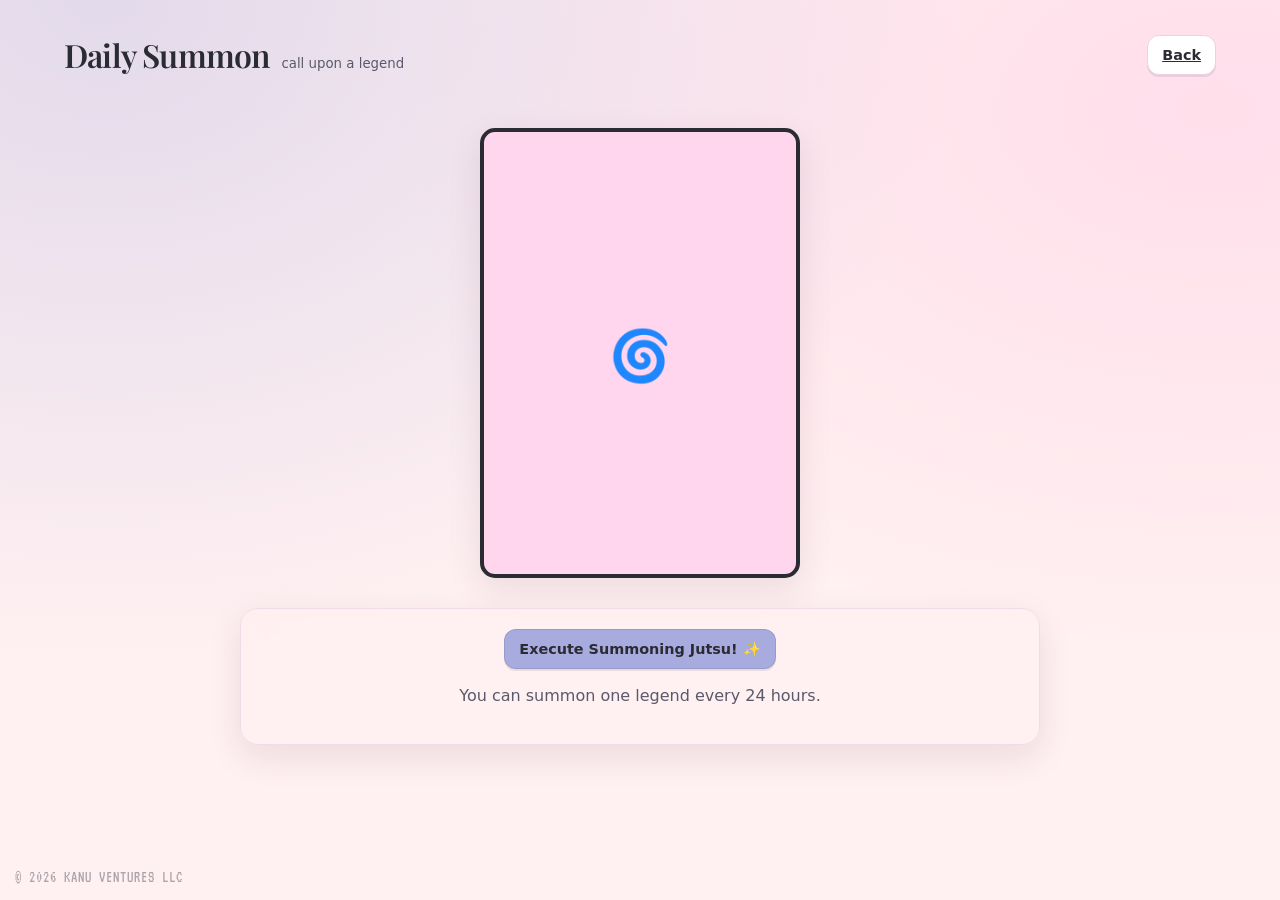
<file: summon.html>
<!doctype html>
<html lang="en">
  <head>
    <link rel="icon" type="image/x-icon" href="shuriken.ico">
    <meta charset="UTF-8" />
    <meta name="viewport" content="width=device-width, initial-scale=1" />
    <title>Petal Journal — Daily Summon</title>
    <link rel="stylesheet" href="style.css" />
    <link href="https://fonts.googleapis.com/css2?family=VT323&display=swap" rel="stylesheet" />
    <script>
      (function () {
const THEMES = {
  petal: { "--bg": "var(--rose-50)", "--surface": "var(--rose-50)", "--surface-2": "var(--pink-200)", "--border": "var(--mauve-200)", "--primary": "var(--periwinkle-400)", "--primary-soft": "var(--periwinkle-200)", "--accent": "var(--pink-500)", "--text": "#2B2B33", "--text-muted": "#5A5A6A", "--bg-spot-1": "rgba(167,171,222,.45)", "--bg-spot-2": "rgba(255,165,214,.35)" },
  lavender: { "--bg": "#F6F2FF", "--surface": "#F6F2FF", "--surface-2": "#EDE4FF", "--border": "#D8CBF2", "--primary": "#A7ABDE", "--primary-soft": "#CED1F8", "--accent": "#D7A6FF", "--text": "#2B2B33", "--text-muted": "#5A5A6A", "--bg-spot-1": "rgba(215,166,255,.32)", "--bg-spot-2": "rgba(167,171,222,.28)" },
  sky_sorbet: { "--bg": "#F2FBFF", "--surface": "#F2FBFF", "--surface-2": "#DFF3FF", "--border": "#C7E4F5", "--primary": "#7DB6FF", "--primary-soft": "#CFE4FF", "--accent": "#FFA5D6", "--text": "#2B2B33", "--text-muted": "#5A5A6A", "--bg-spot-1": "rgba(125,182,255,.30)", "--bg-spot-2": "rgba(255,165,214,.24)" },
  peach_milk: { "--bg": "#FFF6F0", "--surface": "#FFF6F0", "--surface-2": "#FFE3D2", "--border": "#F2CDBB", "--primary": "#A7ABDE", "--primary-soft": "#CED1F8", "--accent": "#FFB38A", "--text": "#2B2B33", "--text-muted": "#5A5A6A", "--bg-spot-1": "rgba(255,179,138,.34)", "--bg-spot-2": "rgba(167,171,222,.24)" },
  lemon_cream: { "--bg": "#FFFCEB", "--surface": "#FFFCEB", "--surface-2": "#FFF2B8", "--border": "#E9DFA2", "--primary": "#9AB6FF", "--primary-soft": "#D6E3FF", "--accent": "#FFC857", "--text": "#2B2B33", "--text-muted": "#5A5A6A", "--bg-spot-1": "rgba(255,200,87,.32)", "--bg-spot-2": "rgba(154,182,255,.22)" },
  dusky_rose: { "--bg": "#141016", "--surface": "#19131C", "--surface-2": "#241A26", "--border": "rgba(255,255,255,.14)", "--primary": "#B7A6FF", "--primary-soft": "rgba(183,166,255,.35)", "--accent": "#FF8FBC", "--text": "#F2F0F7", "--text-muted": "rgba(242,240,247,.75)", "--bg-spot-1": "rgba(183,166,255,.22)", "--bg-spot-2": "rgba(255,143,188,.16)" },
  mauve_night: { "--bg": "#100F14", "--surface": "#15131A", "--surface-2": "#201B25", "--border": "rgba(255,255,255,.14)", "--primary": "#9FB6FF", "--primary-soft": "rgba(159,182,255,.35)", "--accent": "#D7A6FF", "--text": "#F2F0F7", "--text-muted": "rgba(242,240,247,.75)", "--bg-spot-1": "rgba(159,182,255,.18)", "--bg-spot-2": "rgba(215,166,255,.14)" },
  deep_sage: { "--bg": "#0F1412", "--surface": "#141A17", "--surface-2": "#1C2621", "--border": "rgba(255,255,255,.14)", "--primary": "#93D1B3", "--primary-soft": "rgba(147,209,179,.35)", "--accent": "#FF9BB7", "--text": "#F2F0F7", "--text-muted": "rgba(242,240,247,.75)", "--bg-spot-1": "rgba(147,209,179,.18)", "--bg-spot-2": "rgba(255,155,183,.12)" },
  blueberry_dusk: { "--bg": "#0D101A", "--surface": "#12172A", "--surface-2": "#1A2140", "--border": "rgba(255,255,255,.14)", "--primary": "#8EA2FF", "--primary-soft": "rgba(142,162,255,.35)", "--accent": "#8FE3FF", "--text": "#F2F0F7", "--text-muted": "rgba(242,240,247,.75)", "--bg-spot-1": "rgba(142,162,255,.20)", "--bg-spot-2": "rgba(143,227,255,.12)" },
  cocoa_lilac: { "--bg": "#141014", "--surface": "#1A141B", "--surface-2": "#261C28", "--border": "rgba(255,255,255,.14)", "--primary": "#E2B3FF", "--primary-soft": "rgba(226,179,255,.35)", "--accent": "#FFB38A", "--text": "#F2F0F7", "--text-muted": "rgba(242,240,247,.75)", "--bg-spot-1": "rgba(226,179,255,.18)", "--bg-spot-2": "rgba(255,179,138,.10)" },
  midnight: { "--bg": "#0F0D14", "--surface": "#14121A", "--surface-2": "#1C1824", "--border": "rgba(255,255,255,.14)", "--primary": "#8EA2FF", "--primary-soft": "rgba(142,162,255,.35)", "--accent": "#FFA5D6", "--text": "#F2F0F7", "--text-muted": "rgba(242,240,247,.75)", "--bg-spot-1": "rgba(142,162,255,.18)", "--bg-spot-2": "rgba(255,165,214,.12)" },
  strawberry_matcha: { "--bg": "#F7FFF6", "--surface": "#F7FFF6", "--surface-2": "#E8F7E6", "--border": "#CFE6CC", "--primary": "#7FBF9B", "--primary-soft": "#CFEBDD", "--accent": "#FF8FB8", "--text": "#2B2B33", "--text-muted": "#5A5A6A", "--bg-spot-1": "rgba(127,191,155,.28)", "--bg-spot-2": "rgba(255,143,184,.22)" },
  blueberry_yogurt: { "--bg": "#F4F6FF", "--surface": "#F4F6FF", "--surface-2": "#E2E7FF", "--border": "#CAD3FF", "--primary": "#7F8CFF", "--primary-soft": "#C9D0FF", "--accent": "#FFA5D6", "--text": "#2B2B33", "--text-muted": "#5A5A6A", "--bg-spot-1": "rgba(127,140,255,.30)", "--bg-spot-2": "rgba(255,165,214,.20)" },
    cyberpunk_neo: {
    "--bg": "#050505",
    "--surface": "#0D0D0D",
    "--surface-2": "#FF007A", // Neon Pink
    "--border": "rgba(0, 243, 255, 0.3)", // Neon Teal
    "--primary": "#00F3FF",
    "--primary-soft": "rgba(0, 243, 255, 0.1)",
    "--accent": "#FF007A",
    "--text": "#E0E0E0",
    "--text-muted": "rgba(224, 224, 224, 0.5)",
    "animation": "glitch"
  },
  deep_sea_abyss: {
    "--bg": "#02080D",
    "--surface": "#04121A",
    "--surface-2": "#00FFC2", // Bio-Green
    "--border": "rgba(0, 255, 194, 0.15)",
    "--primary": "#00FFC2",
    "--primary-soft": "rgba(0, 255, 194, 0.05)",
    "--accent": "#0077B6", // Deep Water Blue
    "--text": "#CAF0F8",
    "--text-muted": "rgba(202, 240, 248, 0.4)",
    "animation": "plankton"
  },
  fairy_forest: {
    "--bg": "#0B120E",
    "--surface": "#141D17",
    "--surface-2": "#EAB308", // Glow Yellow
    "--border": "rgba(34, 197, 94, 0.2)",
    "--primary": "#22C55E", // Moss Green
    "--primary-soft": "rgba(34, 197, 94, 0.1)",
    "--accent": "#FEF08A",
    "--text": "#ECFDF5",
    "--text-muted": "rgba(236, 253, 245, 0.4)",
    "animation": "fireflies"
  },
  retro_handheld: {
    "--bg": "#E0E0E0", // Classic Gameboy Grey
    "--surface": "#F5F5F5",
    "--surface-2": "#A0A0A0", 
    "--border": "#4A4A4A",
    "--primary": "#4A4A4A", 
    "--primary-soft": "rgba(74, 74, 74, 0.1)",
    "--accent": "#FF0000", // Action Button Red
    "--text": "#1A1A1A",
    "--text-muted": "#4A4A4A",
    "animation": "pixels"
  },
    classic_desktop: {
    "--bg": "#008080", // That specific 90s Teal
    "--surface": "#C0C0C0", // Windows Grey
    "--surface-2": "#FFFFFF",
    "--border": "#000000",
    "--primary": "#000080", // Taskbar Blue
    "--primary-soft": "rgba(0, 0, 128, 0.1)",
    "--accent": "#C0C0C0",
    "--text": "#000000",
    "--text-muted": "#404040",
    "animation": "cursors"
  },
  farm_life: {
    "--bg": "#78B159", // Grass Green
    "--surface": "#F4EBD0", // Parchment
    "--surface-2": "#8B5A2B", // Wood Brown
    "--border": "#4D331F",
    "--primary": "#FF8C00", // Carrot Orange
    "--primary-soft": "rgba(255, 140, 0, 0.1)",
    "--accent": "#EE4B2B", 
    "--text": "#2D1B1B",
    "--text-muted": "#5C4033",
    "animation": "crops"
  },
  cozy_cafe: {
    "--bg": "#E6CCB2", // Latte
    "--surface": "#EDE0D4",
    "--surface-2": "#7F5539", // Espresso
    "--border": "#9C6644",
    "--primary": "#B08968", 
    "--primary-soft": "rgba(176, 137, 104, 0.1)",
    "--accent": "#DDB892",
    "--text": "#432818",
    "--text-muted": "#7F5539",
    "animation": "steam"
  },
  cosmic_starfall: { "--bg": "#0D0B1A", "--surface": "#16142E", "--surface-2": "#231F4D", "--border": "rgba(183,166,255,.14)", "--primary": "#B7A6FF", "--primary-soft": "rgba(183,166,255,.25)", "--accent": "#FFD700", "--text": "#F2F0F7", "--text-muted": "rgba(242,240,247,.75)", "--bg-spot-1": "rgba(130,100,255,0.2)", "--bg-spot-2": "rgba(50,200,255,0.1)" },
  autumn_forest: { "--bg": "#FFF9F2", "--surface": "#FCF3E8", "--surface-2": "#F5E6D3", "--border": "#DBC7B5", "--primary": "#A67B5B", "--primary-soft": "#E3D5C4", "--accent": "#D95D39", "--text": "#4A3728", "--text-muted": "#856D5B" },
  spring_blossom: { "--bg": "#FFF5F8", "--surface": "#FEF0F5", "--surface-2": "#FDE2E9", "--border": "#F9C8D9", "--primary": "#FFB7C5", "--primary-soft": "#FFE4E8", "--accent": "#FF69B4", "--text": "#5E3A44", "--text-muted": "#8A6B74" },
  summer_shimmer: { "--bg": "#F0FBFF", "--surface": "#E3F7FF", "--surface-2": "#D1F2FF", "--border": "#B6E9FF", "--primary": "#00A8E8", "--primary-soft": "#BCEBFF", "--accent": "#FFD700", "--text": "#1A465C", "--text-muted": "#4B758E" },
  midnight_snowfall: { "--bg": "#0B0E14", "--surface": "#12161F", "--surface-2": "#1A202C", "--border": "rgba(255,255,255,.08)", "--primary": "#A0C4FF", "--primary-soft": "rgba(160,196,255,.2)", "--accent": "#FFFFFF", "--text": "#E0E6ED", "--text-muted": "rgba(224,230,237,.6)", "--bg-spot-1": "rgba(100,150,255,0.1)", "--bg-spot-2": "rgba(255,255,255,0.05)" },
  golden_petal: { "--bg": "#FFFDF0", "--surface": "#FFFCDB", "--surface-2": "#FFF5AD", "--border": "#E6D695", "--primary": "#FFD700", "--primary-soft": "rgba(255, 215, 0, 0.3)", "--accent": "#DAA520", "--text": "#4A3F1F", "--text-muted": "#8B7D54", "--bg-spot-1": "rgba(255, 223, 0, 0.25)", "--bg-spot-2": "rgba(255, 255, 255, 0.5)" },
  six_paths_sage: { "--bg": "#FFFFFF", "--surface": "#FDFDFD", "--surface-2": "#1A1A1A", "--border": "#FFD700", "--primary": "#FFD700", "--primary-soft": "rgba(255, 215, 0, 0.2)", "--accent": "#000000", "--text": "#1A1A1A", "--text-muted": "#555555", "--bg-spot-1": "rgba(255, 215, 0, 0.1)" },
  uchiha_avenger: { "--bg": "#0A0A1F", "--surface": "#14142D", "--surface-2": "#6D28D9", "--border": "rgba(160, 233, 255, 0.2)", "--primary": "#A0E9FF", "--accent": "#EF4444", "--text": "#D1D5DB", "--text-muted": "rgba(209, 213, 219, 0.4)", "--bg-spot-1": "rgba(109, 40, 217, 0.2)" },
  hokage_dream: { "--bg": "#FFF7ED", "--surface": "#FFEDD5", "--surface-2": "#F97316", "--border": "rgba(59, 130, 246, 0.2)", "--primary": "#F97316", "--accent": "#3B82F6", "--text": "#431407", "--text-muted": "#7C2D12" },
  ninja_rivalry: { "--bg": "#0D0D1F", "--surface": "#16162D", "--surface-2": "#F97316", "--border": "rgba(59, 130, 246, 0.3)", "--primary": "#3B82F6", "--accent": "#EF4444", "--text": "#F2F0F7", "--text-muted": "rgba(242,240,247,.6)", "--bg-spot-1": "rgba(59, 130, 246, 0.2)", "--bg-spot-2": "rgba(249, 115, 22, 0.15)" },
  copy_ninja: { "--bg": "#1A1B26", "--surface": "#24283B", "--surface-2": "#414868", "--border": "rgba(160, 233, 255, 0.2)", "--primary": "#A0E9FF", "--accent": "#FF4C4C", "--text": "#C0CAF5", "--text-muted": "#565F89", "--bg-spot-1": "rgba(160, 233, 255, 0.1)", "--bg-spot-2": "rgba(255, 76, 76, 0.05)" },
  medical_kunoichi: { "--bg": "#FFF0F3", "--surface": "#FFE3E8", "--surface-2": "#FBCFE8", "--border": "rgba(16, 185, 129, 0.2)", "--primary": "#10B981", "--accent": "#F43F5E", "--text": "#4C0519", "--text-muted": "#9F1239" },
  shadow_possession: { "--bg": "#0A0B0D", "--surface": "#14171A", "--surface-2": "#2D3436", "--border": "rgba(46, 204, 113, 0.15)", "--primary": "#2ECC71", "--accent": "#000000", "--text": "#E0E0E0", "--text-muted": "rgba(224, 224, 224, 0.5)", "--bg-spot-1": "rgba(0, 0, 0, 0.8)" },
  mind_transfer: { "--bg": "#F5F3FF", "--surface": "#EDE9FE", "--surface-2": "#C4B5FD", "--border": "rgba(139, 92, 246, 0.2)", "--primary": "#8B5CF6", "--accent": "#10B981", "--text": "#4C1D95", "--text-muted": "#7C3AED" },
  butterfly_mode: { "--bg": "#2D0A0A", "--surface": "#3F1212", "--surface-2": "#1E3A8A", "--border": "rgba(59, 130, 246, 0.3)", "--primary": "#3B82F6", "--accent": "#FACC15", "--text": "#FEE2E2", "--text-muted": "rgba(254, 226, 226, 0.5)" },
  gallant_tale: { "--bg": "#F5E6D3", "--surface": "#FCF8F0", "--surface-2": "#8B0000", "--border": "rgba(139, 0, 0, 0.2)", "--primary": "#B45309", "--accent": "#FACC15", "--text": "#2D1B1B", "--text-muted": "#634832" },
  forbidden_lab: { "--bg": "#0D0B12", "--surface": "#16141F", "--surface-2": "#4B3F72", "--border": "rgba(220, 214, 247, 0.1)", "--primary": "#FFD700", "--accent": "#DCD6F7", "--text": "#DCD6F7", "--text-muted": "rgba(220, 214, 247, 0.5)", "--bg-spot-1": "rgba(75, 63, 114, 0.2)" },
  slug_princess: { "--bg": "#F0F9F6", "--surface": "#E6F2ED", "--surface-2": "#14B8A6", "--border": "rgba(20, 184, 166, 0.2)", "--primary": "#14B8A6", "--accent": "#B45309", "--text": "#0F4C3A", "--text-muted": "#3D7061", "--bg-spot-1": "rgba(20, 184, 166, 0.1)" },
    legendary_sannin: {
    "--bg": "#1E1B2E", // Deep Orochimaru Purple
    "--surface": "#2D2B4A",
    "--surface-2": "#B45309", // Jiraiya Red
    "--border": "rgba(20, 184, 166, 0.3)", // Tsunade Teal
    "--primary": "#14B8A6", 
    "--primary-soft": "rgba(20, 184, 166, 0.2)",
    "--accent": "#FACC15", 
    "--text": "#F2F0F7",
    "--text-muted": "rgba(242,240,247,.6)",
    "--bg-spot-1": "#1E1B2E", // Keep it dark
    "--bg-spot-2": "#1E1B2E", // Keep it dark
    "animation": "seals"
  },
  nine_tails_malice: { "--bg": "#0D0505", "--surface": "#1A0B0B", "--surface-2": "#4A0000", "--border": "rgba(255, 0, 0, 0.2)", "--primary": "#FF0000", "--accent": "#F97316", "--text": "#F2F0F7", "--text-muted": "rgba(242, 240, 247, 0.5)", "--bg-spot-1": "rgba(255, 0, 0, 0.15)" },
  akatsuki_cloud: { "--bg": "#0A0A0C", "--surface": "#121217", "--surface-2": "#3D0000", "--border": "rgba(255, 0, 0, 0.15)", "--primary": "#FF0000", "--accent": "#FFFFFF", "--text": "#E0E0E0", "--text-muted": "rgba(224, 224, 224, 0.5)" },
  hidan_ritual: { "--bg": "#080808", "--surface": "#121212", "--surface-2": "#4A0000", "--border": "rgba(255, 0, 0, 0.2)", "--primary": "#FF0000", "--accent": "#FFFFFF", "--text": "#E5E5E5", "--text-muted": "rgba(229, 229, 229, 0.5)", "--bg-spot-1": "rgba(74, 0, 0, 0.3)" },
  kakuzu_hearts: { "--bg": "#0F110D", "--surface": "#1A1D17", "--surface-2": "#3E4437", "--border": "rgba(255, 215, 0, 0.15)", "--primary": "#FFD700", "--accent": "#B22222", "--text": "#D1D5DB", "--text-muted": "rgba(209, 213, 223, 0.5)", "--bg-spot-1": "rgba(62, 68, 55, 0.2)" },
  art_explosion: { "--bg": "#FFFDF0", "--surface": "#FEF3C7", "--surface-2": "#FBBF24", "--border": "rgba(0, 168, 232, 0.2)", "--primary": "#00A8E8", "--accent": "#FF4500", "--text": "#451A03", "--text-muted": "#92400E" },
  ultimate_masterpiece: { "--bg": "#FFFFFF", "--surface": "#FAFAFA", "--surface-2": "#FFD700", "--border": "rgba(255, 215, 0, 0.3)", "--primary": "#FFD700", "--accent": "#000000", "--text": "#1A1A1A", "--text-muted": "#666666", "--bg-spot-1": "rgba(255, 255, 255, 1)" },
  eternal_beauty: { "--bg": "#0D0B0B", "--surface": "#1A1616", "--surface-2": "#4A0E0E", "--border": "rgba(168, 85, 247, 0.2)", "--primary": "#A855F7", "--accent": "#D2B48C", "--text": "#FEE2E2", "--text-muted": "rgba(254, 226, 226, 0.5)" },
  paper_angel: { "--bg": "#E0E7FF", "--surface": "#EEF2FF", "--surface-2": "#818CF8", "--border": "rgba(129, 140, 248, 0.2)", "--primary": "#6366F1", "--accent": "#4338CA", "--text": "#1E1B4B", "--text-muted": "#4338CA" },
  six_paths_pain: { "--bg": "#0D0D0F", "--surface": "#16161A", "--surface-2": "#4C1D95", "--border": "rgba(139, 92, 246, 0.2)", "--primary": "#8B5CF6", "--accent": "#FF4500", "--text": "#D1D5DB", "--text-muted": "rgba(209, 213, 219, 0.5)" },
  original_hope: { "--bg": "#F0F9FF", "--surface": "#E0F2FE", "--surface-2": "#F97316", "--border": "rgba(14, 165, 233, 0.2)", "--primary": "#0EA5E9", "--accent": "#FB923C", "--text": "#0C4A6E", "--text-muted": "#0369A1" },
  tobi_good_boy: { "--bg": "#FFF7ED", "--surface": "#FFEDD5", "--surface-2": "#FB923C", "--border": "rgba(34, 197, 94, 0.2)", "--primary": "#22C55E", "--accent": "#EA580C", "--text": "#431407", "--text-muted": "#7C2D12" },
  monster_mist: { "--bg": "#051622", "--surface": "#0B2435", "--surface-2": "#1A759F", "--border": "rgba(160, 233, 255, 0.2)", "--primary": "#52B69A", "--accent": "#184E77", "--text": "#D9EDF7", "--text-muted": "rgba(217, 237, 247, 0.5)" },
  stinky_aloe: { "--bg": "#0D110D", "--surface": "#1A1F1A", "--surface-2": "#4D7C0F", "--border": "rgba(255, 255, 255, 0.1)", "--primary": "#FFFFFF", "--accent": "#000000", "--text": "#E2E8F0", "--text-muted": "rgba(226, 232, 240, 0.4)", "--bg-spot-1": "rgba(77, 124, 15, 0.15)" },
 god_of_shinobi: {
    "--bg": "#E9F5DB", 
    "--surface": "#CFE1B9",
    "--surface-2": "#718355",
    "--border": "#4F772D",
    "--primary": "#B56576", 
    "--primary-soft": "rgba(181, 101, 118, 0.2)",
    "--accent": "#31572C", 
    "--text": "#132A13",
    "--text-muted": "#31572C",
    "--bg-spot-1": "rgba(49, 87, 44, 0.25)", // Enhanced Forest Glow
    "--bg-spot-2": "rgba(113, 131, 85, 0.25)",
    "animation": "wood_style"
  },
    tactical_suiton: {
    "--bg": "#050B1A", // Deep Abyss Blue
    "--surface": "#0A1426",
    "--surface-2": "#1E3A8A", 
    "--border": "rgba(100, 255, 218, 0.1)",
    "--primary": "#64FFDA", 
    "--primary-soft": "rgba(100, 255, 218, 0.1)",
    "--accent": "#F0F8FF", 
    "--text": "#CCD6F6",
    "--text-muted": "#8892B0",
    "--bg-spot-1": "#050B1A", // Force dark spot
    "--bg-spot-2": "#050B1A", // Force dark spot
    "animation": "bubbles"
  },
  ghost_uchiha: {
    "--bg": "#050505", // Eternal Night Black
    "--surface": "#0D0D0D",
    "--surface-2": "#3B1E54", // Susanoo Purple
    "--border": "rgba(255, 76, 76, 0.15)",
    "--primary": "#FF4C4C", 
    "--primary-soft": "rgba(255, 76, 76, 0.1)",
    "--accent": "#FACC15", 
    "--text": "#E2E8F0",
    "--text-muted": "rgba(226, 232, 240, 0.5)",
    "--bg-spot-1": "#050505", // Force dark spot
    "--bg-spot-2": "#050505", // Force dark spot
    "animation": "tomoe"
  },
  kamui_dimension: {
    "--bg": "#080808", // Void Black
    "--surface": "#121212",
    "--surface-2": "#F97316", // Obito Mask Orange
    "--border": "rgba(249, 115, 22, 0.2)",
    "--primary": "#F97316", 
    "--primary-soft": "rgba(249, 115, 22, 0.1)",
    "--accent": "#FF0000", 
    "--text": "#D1D5DB",
    "--text-muted": "rgba(209, 213, 219, 0.5)",
    "--bg-spot-1": "#080808", // Force dark spot
    "--bg-spot-2": "#080808", // Force dark spot
    "animation": "warps"
  },
  crow_illusion: {
    "--bg": "#08080A", // Uchiha Shadow
    "--surface": "#121217",
    "--surface-2": "#2D0A0A", // Crow Crimson
    "--border": "rgba(255, 0, 0, 0.1)",
    "--primary": "#FF3E3E", 
    "--primary-soft": "rgba(255, 62, 62, 0.1)",
    "--accent": "#4A4A4A", 
    "--text": "#E0E0E0",
    "--text-muted": "rgba(224, 224, 224, 0.5)",
    "--bg-spot-1": "#08080A", // Force dark
    "--bg-spot-2": "#08080A", // Force dark
    "animation": "feathers"
  },
  yellow_flash: {
    "--bg": "#FFFFFF", // Minato Cloak White
    "--surface": "#FFFDF0",
    "--surface-2": "#FFD700", // Flash Gold
    "--border": "rgba(0, 168, 232, 0.2)",
    "--primary": "#00A8E8", 
    "--primary-soft": "rgba(0, 168, 232, 0.1)",
    "--accent": "#FF4500", 
    "--text": "#1A1A1A",
    "--text-muted": "#555555",
    "--bg-spot-1": "rgba(255, 215, 0, 0.2)", // Golden Glow
    "--bg-spot-2": "rgba(255, 255, 255, 0.5)",
    "animation": "teleport"
  },
  lavender_pearl: {
    "--bg": "#F3E8FF", // Hyuga Lavender
    "--surface": "#FAF5FF",
    "--surface-2": "#E9D5FF",
    "--border": "rgba(168, 85, 247, 0.2)",
    "--primary": "#A855F7", 
    "--primary-soft": "rgba(168, 85, 247, 0.1)",
    "--accent": "#FFFFFF", 
    "--text": "#44337A",
    "--text-muted": "#6B46C1",
    "--bg-spot-1": "rgba(168, 85, 247, 0.15)", // Soft Lavender Glow
    "--bg-spot-2": "rgba(255, 255, 255, 0.4)",
    "animation": "pearls"
  },
  springtime_youth: {
    "--bg": "#0B1A0E", // Deep Jumpsuit Green
    "--surface": "#162B1A",
    "--surface-2": "#FFD700", // Gold energy
    "--border": "#FF4500", 
    "--primary": "#32CD32", 
    "--primary-soft": "rgba(50, 205, 50, 0.2)",
    "--accent": "#FF0000", 
    "--text": "#F2F0F7",
    "--text-muted": "rgba(242,240,247,.6)",
    "--bg-spot-1": "#0B1A0E", // Force dark
    "--bg-spot-2": "#0B1A0E", // Force dark
    "animation": "aura"
  },
  eternal_amaterasu: {
    "--bg": "#050505", // Absolute Black
    "--surface": "#0D0D0D",
    "--surface-2": "#1A1A1A",
    "--border": "rgba(138, 43, 226, 0.3)", // Violet heat border
    "--primary": "#000000", 
    "--primary-soft": "rgba(0, 0, 0, 0.8)",
    "--accent": "#8A2BE2", // Bright Violet highlight
    "--text": "#E0E0E0",
    "--text-muted": "rgba(224, 224, 224, 0.4)",
    "--bg-spot-1": "#050505", // Matching bg to keep it dark
    "--bg-spot-2": "#050505", // Matching bg to keep it dark
    "animation": "black_fire"
  },
  hidden_rain: {
    "--bg": "#111418", // Dark Stormy Grey
    "--surface": "#1B2026",
    "--surface-2": "#2C343D",
    "--border": "rgba(100, 149, 237, 0.2)",
    "--primary": "#6495ED", // Steel Blue
    "--primary-soft": "rgba(100, 149, 237, 0.1)",
    "--accent": "#87CEEB", // Sky Chakra
    "--text": "#D1D9E0",
    "--text-muted": "rgba(209, 217, 224, 0.5)",
    "--bg-spot-1": "#111418", // Keep it dark
    "--bg-spot-2": "#111418", // Keep it dark
    "animation": "rain"
  },
  kurama_sage: {
    "--bg": "#FFFBEB", // Pale Gold Cream
    "--surface": "#FEF3C7",
    "--surface-2": "#FDE68A",
    "--border": "rgba(245, 158, 11, 0.2)", 
    "--primary": "#F59E0B", // Golden Orange
    "--primary-soft": "rgba(245, 158, 11, 0.15)",
    "--accent": "#D97706", // Deep Amber
    "--text": "#451A03",
    "--text-muted": "#92400E",
    "--bg-spot-1": "rgba(255, 215, 0, 0.2)", // Golden Sun Glow
    "--bg-spot-2": "rgba(255, 255, 255, 0.5)",
    "animation": "embers"
  },
  hidden_sand: {
    "--bg": "#F5F5DC", // Light Beige Sand
    "--surface": "#EFEBD8",
    "--surface-2": "#D2B48C", // Tan
    "--border": "rgba(153, 27, 27, 0.15)", // Gourd Red tint
    "--primary": "#991B1B", // Desert Crimson
    "--primary-soft": "rgba(153, 27, 27, 0.1)",
    "--accent": "#B45309", // Warm Brown
    "--text": "#451A03",
    "--text-muted": "#78350F",
    "--bg-spot-1": "rgba(210, 180, 140, 0.2)", // Sandy Dust Glow
    "--bg-spot-2": "rgba(245, 245, 220, 0.4)",
    "animation": "sand"
  },
  desert_love: { "--bg": "#F2E8CF", "--surface": "#EAD7B1", "--surface-2": "#D4A373", "--border": "rgba(188, 71, 73, 0.2)", "--primary": "#BC4749", "--accent": "#6A994E", "--text": "#386641", "--text-muted": "#6A994E", "--bg-spot-1": "rgba(188, 71, 73, 0.05)", "--bg-spot-2": "rgba(255, 255, 255, 0.3)" },
    infinite_tsukuyomi: {
    "--bg": "#0D0000", // Deepest Crimson Black
    "--surface": "#1A0505",
    "--surface-2": "#7F1D1D", // Blood Moon Red
    "--border": "rgba(220, 38, 38, 0.3)",
    "--primary": "#DC2626", // Rinne-Sharingan Red
    "--primary-soft": "rgba(220, 38, 38, 0.1)",
    "--accent": "#FFFFFF", // Trapped Soul White
    "--text": "#FEE2E2",
    "--text-muted": "rgba(254, 226, 226, 0.5)",
    "--bg-spot-1": "rgba(220, 38, 38, 0.2)", // Red Moonlight
    "--bg-spot-2": "#0D0000",
    "animation": "dream_waves"
  },
    infinite_zen: {
    "--bg": "#FFFFFF", 
    "--surface": "rgba(255, 255, 255, 0.8)",
    "--surface-2": "#F3E8FF",
    "--border": "#FFD700",
    "--primary": "#A855F7", 
    "--primary-soft": "rgba(168, 85, 247, 0.2)",
    "--accent": "#00D2FF", 
    "--text": "#1A1A1A",
    "--text-muted": "#555555",
    "animation": "divine_aura"
  },
  infinite_void: {
    "--bg": "#0A0B14", // Deep Space Navy
    "--surface": "#121421",
    "--surface-2": "#00D2FF", // Limitless Blue
    "--border": "rgba(0, 210, 255, 0.2)",
    "--primary": "#00D2FF", 
    "--primary-soft": "rgba(0, 210, 255, 0.1)",
    "--accent": "#FFFFFF", // Six Eyes White
    "--text": "#E0E7FF",
    "--text-muted": "rgba(224, 231, 255, 0.5)",
    "--bg-spot-1": "rgba(0, 210, 255, 0.15)",
    "animation": "infinity"
  },
  malevolent_shrine: {
    "--bg": "#0D0000", // Shrine Shadow
    "--surface": "#1A0505",
    "--surface-2": "#FF003C", // Cursed Energy Red
    "--border": "rgba(255, 0, 60, 0.2)",
    "--primary": "#FF003C", 
    "--primary-soft": "rgba(255, 0, 60, 0.1)",
    "--accent": "#FACC15", // King of Curses Gold
    "--text": "#FFE4E6",
    "--text-muted": "rgba(255, 228, 230, 0.5)",
    "--bg-spot-1": "rgba(255, 0, 60, 0.15)",
    "animation": "slashes"
  },
    ten_shadows: {
    "--bg": "#05080A", // Shadow Abyss
    "--surface": "#0D1117",
    "--surface-2": "#1A202C", 
    "--border": "rgba(45, 55, 72, 0.3)",
    "--primary": "#4FD1C5", // Divine Dog Teal
    "--primary-soft": "rgba(79, 209, 197, 0.1)",
    "--accent": "#000000", // Shadow Black
    "--text": "#E2E8F0",
    "--text-muted": "rgba(226, 232, 240, 0.5)",
    "animation": "shikigami"
  },
  cursed_manipulation: {
    "--bg": "#121212", // Monk Robe Black
    "--surface": "#1E1E1E",
    "--surface-2": "#B7791F", // Robe Gold
    "--border": "rgba(183, 121, 31, 0.2)",
    "--primary": "#9F7AEA", // Spirit Purple
    "--primary-soft": "rgba(159, 122, 234, 0.1)",
    "--accent": "#ECC94B", 
    "--text": "#F7FAFC",
    "--text-muted": "rgba(247, 250, 252, 0.5)",
    "animation": "cursed_orbs"
  },
  death_painting: {
    "--bg": "#1A0505", // Blood Plum
    "--surface": "#2D0A0A",
    "--surface-2": "#742A2A", 
    "--border": "rgba(229, 62, 62, 0.2)",
    "--primary": "#E53E3E", // Piercing Blood Red
    "--primary-soft": "rgba(229, 62, 62, 0.1)",
    "--accent": "#FFFFFF", // Mask White
    "--text": "#FFF5F5",
    "--text-muted": "rgba(255, 245, 245, 0.5)",
    "animation": "blood_streaks"
  },
  divergent_fist: {
    "--bg": "#FFF5F7", // Itadori Pink
    "--surface": "#FFEDF1",
    "--surface-2": "#3182CE", // Cursed Energy Blue
    "--border": "rgba(49, 130, 206, 0.2)",
    "--primary": "#3182CE", 
    "--primary-soft": "rgba(49, 130, 206, 0.1)",
    "--accent": "#E53E3E", // Tiger Red
    "--text": "#2D3748",
    "--text-muted": "#718096",
    "animation": "impacts"
  },
  blood_brother: {
    "--bg": "#120A10", // Deepest Plum Black
    "--surface": "#1A0F17",
    "--surface-2": "#8B5CF6", // Lavender Markings
    "--border": "rgba(229, 62, 62, 0.2)",
    "--primary": "#E53E3E", // Blood Red
    "--primary-soft": "rgba(229, 62, 62, 0.15)",
    "--accent": "#F5E6D3", // Scarf Cream
    "--text": "#F5E6D3",
    "--text-muted": "rgba(245, 230, 211, 0.5)",
    "--bg-spot-1": "rgba(139, 92, 246, 0.1)", // Lavender Glow
    "animation": "supernova"
  },
  ratio_sorcerer: {
    "--bg": "#FAF7F0", // Clean Stationery White
    "--surface": "#F2EAD3",
    "--surface-2": "#3D5A80", // Nanami Tie Blue
    "--border": "rgba(61, 90, 128, 0.2)",
    "--primary": "#EE6C4D", // 7:3 Strike Orange
    "--primary-soft": "rgba(238, 108, 77, 0.1)",
    "--accent": "#98C1D9", // Clear Sky Blue
    "--text": "#293241", // Deep Professional Navy
    "--text-muted": "#3D5A80",
    "animation": "clock_ticks"
  },
  blue_spring: {
    "--bg": "#E0F2FE", // Nostalgic Sky Blue
    "--surface": "#F0F9FF",
    "--surface-2": "#BAE6FD", 
    "--border": "rgba(14, 165, 233, 0.2)",
    "--primary": "#0EA5E9", // Youthful Blue
    "--primary-soft": "rgba(14, 165, 233, 0.1)",
    "--accent": "#FFFFFF", // Summer Cloud White
    "--text": "#0369A1",
    "--text-muted": "#0EA5E9",
    "animation": "summer_clouds"
  },
  strongest_man: {
    "--bg": "#1A1A1A", // Whitebeard Coat Grey
    "--surface": "#262626",
    "--surface-2": "#B45309", // Captain's Mark Gold
    "--border": "rgba(255, 255, 255, 0.2)",
    "--primary": "#FFFFFF", // The Great Moustache White
    "--primary-soft": "rgba(255, 255, 255, 0.1)",
    "--accent": "#7C3AED", // Gura Gura Purple
    "--text": "#F9FAFB",
    "--text-muted": "#9CA3AF",
    "animation": "air_cracks"
  },
  surgeon_death: {
    "--bg": "#0D1117", // Law's Hoodie Navy
    "--surface": "#161B22",
    "--surface-2": "#FACC15", // Law's Hat Yellow
    "--border": "rgba(56, 189, 248, 0.3)", // Room Blue
    "--primary": "#38BDF8", // Gamma Knife Blue
    "--primary-soft": "rgba(56, 189, 248, 0.1)",
    "--accent": "#000000", // Heart Tattoo Black
    "--text": "#E2E8F0",
    "--text-muted": "rgba(226, 232, 240, 0.5)",
    "animation": "room_scan"
  },
  sun_god: {
    "--bg": "#FFFFFF", // Gear 5 White
    "--surface": "#F8FAFC",
    "--surface-2": "#DDD6FE", // Nika Purple
    "--border": "rgba(167, 139, 250, 0.2)",
    "--primary": "#C084FC", // Joyboy Purple
    "--primary-soft": "rgba(192, 132, 252, 0.1)",
    "--accent": "#FACC15", // Sun Gold
    "--text": "#1E293B",
    "--text-muted": "#64748B",
    "animation": "drum_beats"
  },
  silent_heart: {
    "--bg": "#FFF1F2", // Corazon Pink
    "--surface": "#FFE4E6",
    "--surface-2": "#111827", // Feather Coat Black
    "--border": "rgba(244, 63, 94, 0.2)",
    "--primary": "#F43F5E", // Love Red
    "--primary-soft": "rgba(244, 63, 94, 0.1)",
    "--accent": "#FB7185", 
    "--text": "#4C0519",
    "--text-muted": "#9F1239",
    "animation": "hearts"
  },
flower_archeologist: {
    "--bg": "#FAF5FF", // Robin Lilac
    "--surface": "#FFFFFF",
    "--surface-2": "#E9D5FF", 
    "--border": "rgba(107, 70, 193, 0.2)",
    "--primary": "#9F7AEA", 
    "--primary-soft": "rgba(159, 122, 234, 0.1)",
    "--accent": "#553C9A", 
    "--text": "#2D2159",
    "--text-muted": "#553C9A",
    "animation": "arms"
  },
  legendary_merchant: {
    "--bg": "#F0FAF0", // Urahara Hat Green
    "--surface": "#FFFFFF",
    "--surface-2": "#2D4F1E", // Darker Coat Green
    "--border": "rgba(45, 79, 30, 0.2)",
    "--primary": "#81C784", 
    "--primary-soft": "rgba(129, 199, 132, 0.1)",
    "--accent": "#388E3C", 
    "--text": "#1B3012",
    "--text-muted": "#4A7031",
    "animation": "fans"
  },
    celestial_sovereignty: {
    "--bg": "#020205", 
    "--surface": "#08080C",
    "--surface-2": "#1A1A2E",
    "--border": "#E2E8F0", // Silver
    "--primary": "#E2E8F0", 
    "--primary-soft": "rgba(226, 232, 240, 0.1)",
    "--accent": "#A855F7", // Dimensional Purple
    "--text": "#F8FAFC",
    "--text-muted": "rgba(248, 250, 252, 0.5)",
    "--bg-spot-1": "rgba(168, 85, 247, 0.1)",
    "animation": "star_shards"
  },
  omniscient_origin: {
    "--bg": "#020205", 
    "--surface": "rgba(10, 10, 20, 0.9)",
    "--surface-2": "#FFFFFF",
    "--border": "#00F3FF", // Neon Cyan
    "--primary": "#00F3FF", 
    "--primary-soft": "rgba(0, 243, 255, 0.1)",
    "--accent": "#FF007A", // Neon Pink
    "--text": "#FFFFFF",
    "--text-muted": "rgba(255, 255, 255, 0.6)",
    "animation": "dimensional_tears"
  },
    progress_pride: { "--bg": "#0D0D0D", "--surface": "#1A1A1A", "--surface-2": "#FFFFFF", "--border": "#FFD700", "--primary": "#FFD700", "--accent": "#6366F1", "--text": "#F8FAFC", "--text-muted": "rgba(248, 250, 252, 0.5)", "animation": "pride_rainbow" },
  lesbian_sunset: { "--bg": "#FFF5F2", "--surface": "#FFFDFB", "--surface-2": "#D62800", "--border": "#FF9BFB", "--primary": "#FF9BFB", "--accent": "#D62800", "--text": "#4A1A1A", "--text-muted": "#9F4D4D", "animation": "pride_sunset" },
  bisexual_galaxy: { "--bg": "#050510", "--surface": "#0F0F1F", "--surface-2": "#D60087", "--border": "#0063B1", "--primary": "#9B4F96", "--accent": "#D60087", "--text": "#F8FAFC", "--text-muted": "rgba(248, 250, 252, 0.5)", "animation": "pride_bi" },
  trans_serenity: { "--bg": "#F0F9FF", "--surface": "#FFFFFF", "--surface-2": "#F7A8B8", "--border": "#55CDFC", "--primary": "#55CDFC", "--accent": "#F7A8B8", "--text": "#1E3A8A", "--text-muted": "#60A5FA", "animation": "pride_trans" },
  gay_ocean: { 
    "--bg": "#F0FFF4", 
    "--surface": "#FFFFFF", 
    "--surface-2": "#078D70", 
    "--border": "rgba(38, 206, 170, 0.2)", 
    "--primary": "#26CEAA", 
    "--primary-soft": "rgba(38, 206, 170, 0.1)",
    "--accent": "#98E8C1", 
    "--text": "#0B3028", 
    "--text-muted": "#078D70", 
    "animation": "pride_gay" 
  },
  reanimated_legend: {
    "--bg": "#1C1C1C", "--surface": "#262626", "--surface-2": "#4A5568", "--border": "#63B3ED",
    "--primary": "#63B3ED", "--primary-soft": "rgba(99, 179, 237, 0.1)", "--accent": "#A0AEC0",
    "--text": "#E2E8F0", "--text-muted": "#A0AEC0", "animation": "edo_shards"
  },
  threads_of_fate: {
    "--bg": "#050508", "--surface": "#0F0F14", "--surface-2": "#FF0000", "--border": "#FF0000",
    "--primary": "#FF0000", "--primary-soft": "rgba(255, 0, 0, 0.1)", "--accent": "#FFFFFF",
    "--text": "#FFFFFF", "--text-muted": "rgba(255, 255, 255, 0.5)", "animation": "fate_lines"
  },
  eternal_nirvana: {
    "--bg": "#FFFFFF", "--surface": "#FDFDFD", "--surface-2": "#E2E8F0", "--border": "#CBD5E0",
    "--primary": "#A855F7", "--primary-soft": "rgba(168, 85, 247, 0.1)", "--accent": "#00D2FF",
    "--text": "#1A202C", "--text-muted": "#718096", "animation": "light_petals"
  },
    symbol_of_peace: {
    "--bg": "#FFFFFF", 
    "--surface": "#FDFDFD",
    "--surface-2": "#3B82F6", // Heroic Blue
    "--border": "#EF4444", // Heroic Red
    "--primary": "#FACC15", // All Might Gold
    "--primary-soft": "rgba(250, 204, 21, 0.2)",
    "--accent": "#EF4444",
    "--text": "#1E3A8A",
    "--text-muted": "#3B82F6",
    "animation": "ofa_sparks"
  },
  blue_cremation: {
    "--bg": "#0A0A0C", // Cremation Black
    "--surface": "#121217",
    "--surface-2": "#1E40AF", // Blue Flame Base
    "--border": "rgba(0, 191, 255, 0.3)", // Electric Blue
    "--primary": "#00BFFF", // Hot Blue Flame
    "--primary-soft": "rgba(0, 191, 255, 0.1)",
    "--accent": "#9333EA", // Stitched Purple
    "--text": "#E0E0E0",
    "--text-muted": "rgba(224, 224, 224, 0.5)",
    "--bg-spot-1": "rgba(0, 191, 255, 0.15)",
    "animation": "blue_fire"
  },
    hellflame_sovereign: {
    "--bg": "#0D0A0A", // Burnt Ash Black
    "--surface": "#1A1414",
    "--surface-2": "#F97316", // Hellflame Orange
    "--border": "rgba(239, 68, 68, 0.3)", // Flame Red
    "--primary": "#F59E0B", // Flashfire Gold
    "--primary-soft": "rgba(245, 158, 11, 0.15)",
    "--accent": "#EF4444", 
    "--text": "#F2F0F7",
    "--text-muted": "rgba(242,240,247,.6)",
    "--bg-spot-1": "rgba(249, 115, 22, 0.1)", // Orange glow
    "animation": "hell_flame"
  },
    fierce_wings: {
    "--bg": "#F0F9FF", // Clear Sky Blue
    "--surface": "#FFFFFF",
    "--surface-2": "#EF4444", // Feather Red
    "--border": "rgba(234, 179, 8, 0.3)", // Visor Gold
    "--primary": "#EAB308", // Gold
    "--primary-soft": "rgba(234, 179, 8, 0.1)",
    "--accent": "#EF4444", 
    "--text": "#0C4A6E", // Deep Sky Navy
    "--text-muted": "#0284C7",
    "--bg-spot-1": "rgba(239, 68, 68, 0.05)", // Soft Red Glow
    "animation": "red_feathers"
  },
    symbol_of_fear: {
    "--bg": "#050505", // Absolute Villainy Black
    "--surface": "#0D0D0D",
    "--surface-2": "#3B0A45", // Dark Quirk Purple
    "--border": "rgba(255, 0, 0, 0.2)", // Red Life-Support Glow
    "--primary": "#7C3AED", // Forbidden Purple
    "--primary-soft": "rgba(124, 58, 237, 0.1)",
    "--accent": "#EF4444", // Eye Red
    "--text": "#E5E7EB",
    "--text-muted": "rgba(229, 231, 235, 0.4)",
    "--bg-spot-1": "#050505",
    "--bg-spot-2": "#050505",
    "animation": "void_tendrils"
  },
  decay_master: {
    "--bg": "#0A0A0A", // Dust & Ash
    "--surface": "#121212",
    "--surface-2": "#4A5568", // Withered Blue-Grey
    "--border": "rgba(160, 174, 192, 0.2)",
    "--primary": "#A0AEC0", // Ash Grey
    "--primary-soft": "rgba(160, 174, 192, 0.1)",
    "--accent": "#FF4C4C", // Scar Red
    "--text": "#F7FAFC",
    "--text-muted": "rgba(247, 250, 252, 0.4)",
    "--bg-spot-1": "#0A0A0A",
    "--bg-spot-2": "#0A0A0C",
    "animation": "ash_decay"
  },
    one_for_all: {
    "--bg": "#F0FFF4", // Hero Emerald Tint
    "--surface": "#FFFFFF",
    "--surface-2": "#10B981", // Deku Green
    "--border": "rgba(244, 63, 94, 0.3)", // Full Cowl Pink Glow
    "--primary": "#10B981", 
    "--primary-soft": "rgba(16, 185, 129, 0.1)",
    "--accent": "#F43F5E", // Power Pink
    "--text": "#064E3B",
    "--text-muted": "#10B981",
    "animation": "full_cowl"
  },
  explosion_murder: {
    "--bg": "#0D0D0D", // Ash Black
    "--surface": "#1A1A1A",
    "--surface-2": "#F97316", // Explosion Orange
    "--border": "rgba(250, 204, 21, 0.3)", // Spark Yellow
    "--primary": "#FACC15", // Nitro Gold
    "--primary-soft": "rgba(250, 204, 21, 0.1)",
    "--accent": "#EF4444", // Grenade Red
    "--text": "#F9FAFB",
    "--text-muted": "rgba(249, 115, 22, 0.5)",
    "--bg-spot-1": "rgba(249, 115, 22, 0.1)",
    "animation": "nitros"
  },
eraser_head: {
    "--bg": "#121214", // Tired Eyes Black
    "--surface": "#1A1B1E",
    "--surface-2": "#4A5568", // Scarf Grey
    "--border": "rgba(250, 204, 21, 0.3)", // Goggle Yellow
    "--primary": "#FACC15", 
    "--primary-soft": "rgba(250, 204, 21, 0.1)",
    "--accent": "#EF4444", // Quirk Red
    "--text": "#E2E8F0",
    "--text-muted": "rgba(226, 232, 240, 0.5)",
    "animation": "binding_scarves"
  },
  silent_sniper: {
    "--bg": "#0D0B12", // Sniper's Nest
    "--surface": "#16141F",
    "--surface-2": "#F97316", // Nagant Orange
    "--border": "rgba(139, 92, 246, 0.3)", // Hair Purple
    "--primary": "#8B5CF6", // Purple Chakra
    "--primary-soft": "rgba(139, 92, 246, 0.1)",
    "--accent": "#F97316", 
    "--text": "#F3F4F6",
    "--text-muted": "rgba(243, 244, 246, 0.4)",
    "animation": "curving_bullets"
  },
  empty_throne: { "--bg": "#0A0A0A", "--surface": "#141414", "--surface-2": "#722F37", "--border": "#FFD700", "--primary": "#FFD700", "--accent": "#722F37", "--text": "#FFFFFF", "animation": "shadow_figures" },
  honored_one: { "--bg": "#F0F9FF", "--surface": "#FFFFFF", "--surface-2": "#00D2FF", "--border": "#00D2FF", "--primary": "#00D2FF", "--accent": "#FFFFFF", "--text": "#0369A1", "animation": "atomic_shards" },
  reapers_moon: { "--bg": "#0D0B12", "--surface": "#1A1621", "--surface-2": "#4A0E0E", "--border": "#E2E8F0", "--primary": "#E2E8F0", "--accent": "#FF0000", "--text": "#F8FAFC", "animation": "blood_petals" },
  the_origin: { "--bg": "#000000", "--surface": "rgba(0,0,0,0.5)", "--surface-2": "#FFFFFF", "--border": "#00F3FF", "--primary": "#00F3FF", "--accent": "#FF007A", "--text": "#FFFFFF", "animation": "reality_strings" },
    void_century: { "--bg": "#050A10", "--surface": "#0D141D", "--surface-2": "#B48924", "--border": "#B48924", "--primary": "#B48924", "--accent": "#00D2FF", "--text": "#F8FAFC", "animation": "poneglyphs" },
  pure_zen: { "--bg": "#FFFFFF", "--surface": "rgba(255,255,255,0.9)", "--surface-2": "#F3E8FF", "--border": "#A855F7", "--primary": "#00D2FF", "--accent": "#FF007A", "--text": "#1A1A1A", "animation": "chakra_ribbons" },
  the_akashic_record: { "--bg": "#120D0A", "--surface": "#1E1612", "--surface-2": "#D4AF37", "--border": "#D4AF37", "--primary": "#D4AF37", "--accent": "#FF4500", "--text": "#F5E6D3", "animation": "flying_pages" },
  true_transcendence: { "--bg": "#000000", "--surface": "rgba(0,0,0,0.8)", "--surface-2": "#FFFFFF", "--border": "transparent", "--primary": "#FFFFFF", "--accent": "#FFFFFF", "--text": "#FFFFFF", "animation": "reality_tears" }

};
        const name = localStorage.getItem("petal_theme") || "petal";
        const t = THEMES[name] || THEMES.petal;
        for (const k in t) document.documentElement.style.setProperty(k, t[k]);
      })(); // Fixed missing closure
    </script>
    <style>
      .summon-wrap { max-width: 800px; margin: 40px auto; text-align: center; }
      
      /* The Card Visual */
      .card-display {
        perspective: 1000px;
        width: 320px;
        height: 450px;
        margin: 0 auto 30px;
      }
      .card-inner {
        position: relative;
        width: 100%; height: 100%;
        transition: transform 0.8s;
        transform-style: preserve-3d;
      }
      .card-back, .card-front {
        position: absolute;
        width: 100%; height: 100%;
        backface-visibility: hidden;
        border-radius: 15px;
        border: 4px solid var(--btn-text);
        box-shadow: var(--shadow);
      }
      .card-back {
        background: var(--surface-2);
        display: flex; align-items: center; justify-content: center;
        font-size: 50px; color: var(--btn-text);
      }
      .card-front {
        transform: rotateY(180deg);
        background: white;
      }
      .card-front img {
        width: 100%; height: 100%;
        object-fit: contain; border-radius: 10px;
      }
      
      /* Revealed State */
      .is-flipped .card-inner { transform: rotateY(180deg); }

      .shimmer {
        animation: card-glow 2s infinite alternate;
      }
      @keyframes card-glow {
        from { box-shadow: 0 0 10px var(--primary); }
        to { box-shadow: 0 0 30px 10px var(--accent); }
      }
    </style>
  </head>
  <body>
    <header>
      <div class="brand"><h1>Daily Summon</h1><small class="muted">call upon a legend</small></div>
      <div class="top-actions"><a class="btn" href="index.html">Back</a></div>
    </header>

    <div class="summon-wrap">
      <div class="card-display" id="cardContainer">
        <div class="card-inner">
          <div class="card-back">🌀</div>
          <div class="card-front" id="cardFront">
             <!-- Character Image Appears Here -->
          </div>
        </div>
      </div>

      <div class="panel panel-pad">
        <button class="btn btn-primary" id="btnSummon">Execute Summoning Jutsu! ✨</button>
        <p id="summonMsg" class="muted" style="margin-top:15px;">You can summon one legend every 24 hours.</p>
      </div>
    </div>

    <script type="module" src="summon.mjs"></script>
    <div class="footer-copyright">
  &copy; 2026 Kanu Ventures LLC
</div>
  </body>
</html>
</file>
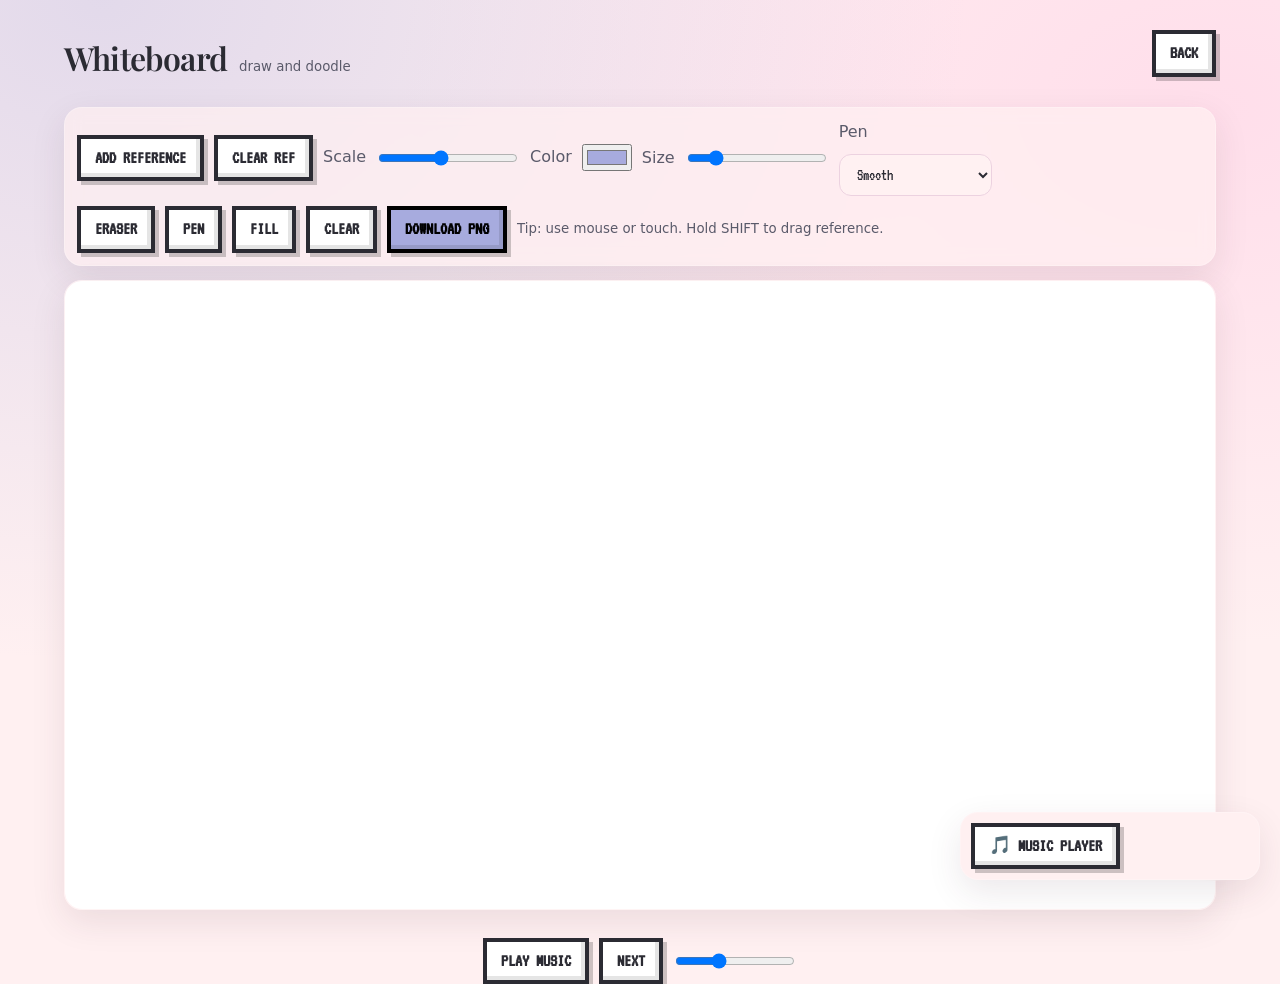
<file: whiteboard.html>
<!doctype html>
<html lang="en">
  <head>
    <link rel="icon" type="image/x-icon" href="shuriken.ico">
    <meta charset="UTF-8" />
    <meta name="viewport" content="width=device-width, initial-scale=1" />
    <link rel="preconnect" href="https://fonts.googleapis.com" />
    <link rel="preconnect" href="https://fonts.gstatic.com" crossorigin />
    <link href="https://fonts.googleapis.com/css2?family=VT323&display=swap" rel="stylesheet" />
    <title>Petal Journal — Whiteboard</title>
    <link rel="stylesheet" href="style.css" />
<script>
  (function () {
    const THEMES = {
  petal: { "--bg": "var(--rose-50)", "--surface": "var(--rose-50)", "--surface-2": "var(--pink-200)", "--border": "var(--mauve-200)", "--primary": "var(--periwinkle-400)", "--primary-soft": "var(--periwinkle-200)", "--accent": "var(--pink-500)", "--text": "#2B2B33", "--text-muted": "#5A5A6A", "--bg-spot-1": "rgba(167,171,222,.45)", "--bg-spot-2": "rgba(255,165,214,.35)" },
  lavender: { "--bg": "#F6F2FF", "--surface": "#F6F2FF", "--surface-2": "#EDE4FF", "--border": "#D8CBF2", "--primary": "#A7ABDE", "--primary-soft": "#CED1F8", "--accent": "#D7A6FF", "--text": "#2B2B33", "--text-muted": "#5A5A6A", "--bg-spot-1": "rgba(215,166,255,.32)", "--bg-spot-2": "rgba(167,171,222,.28)" },
  sky_sorbet: { "--bg": "#F2FBFF", "--surface": "#F2FBFF", "--surface-2": "#DFF3FF", "--border": "#C7E4F5", "--primary": "#7DB6FF", "--primary-soft": "#CFE4FF", "--accent": "#FFA5D6", "--text": "#2B2B33", "--text-muted": "#5A5A6A", "--bg-spot-1": "rgba(125,182,255,.30)", "--bg-spot-2": "rgba(255,165,214,.24)" },
  peach_milk: { "--bg": "#FFF6F0", "--surface": "#FFF6F0", "--surface-2": "#FFE3D2", "--border": "#F2CDBB", "--primary": "#A7ABDE", "--primary-soft": "#CED1F8", "--accent": "#FFB38A", "--text": "#2B2B33", "--text-muted": "#5A5A6A", "--bg-spot-1": "rgba(255,179,138,.34)", "--bg-spot-2": "rgba(167,171,222,.24)" },
  lemon_cream: { "--bg": "#FFFCEB", "--surface": "#FFFCEB", "--surface-2": "#FFF2B8", "--border": "#E9DFA2", "--primary": "#9AB6FF", "--primary-soft": "#D6E3FF", "--accent": "#FFC857", "--text": "#2B2B33", "--text-muted": "#5A5A6A", "--bg-spot-1": "rgba(255,200,87,.32)", "--bg-spot-2": "rgba(154,182,255,.22)" },
  dusky_rose: { "--bg": "#141016", "--surface": "#19131C", "--surface-2": "#241A26", "--border": "rgba(255,255,255,.14)", "--primary": "#B7A6FF", "--primary-soft": "rgba(183,166,255,.35)", "--accent": "#FF8FBC", "--text": "#F2F0F7", "--text-muted": "rgba(242,240,247,.75)", "--bg-spot-1": "rgba(183,166,255,.22)", "--bg-spot-2": "rgba(255,143,188,.16)" },
  mauve_night: { "--bg": "#100F14", "--surface": "#15131A", "--surface-2": "#201B25", "--border": "rgba(255,255,255,.14)", "--primary": "#9FB6FF", "--primary-soft": "rgba(159,182,255,.35)", "--accent": "#D7A6FF", "--text": "#F2F0F7", "--text-muted": "rgba(242,240,247,.75)", "--bg-spot-1": "rgba(159,182,255,.18)", "--bg-spot-2": "rgba(215,166,255,.14)" },
  deep_sage: { "--bg": "#0F1412", "--surface": "#141A17", "--surface-2": "#1C2621", "--border": "rgba(255,255,255,.14)", "--primary": "#93D1B3", "--primary-soft": "rgba(147,209,179,.35)", "--accent": "#FF9BB7", "--text": "#F2F0F7", "--text-muted": "rgba(242,240,247,.75)", "--bg-spot-1": "rgba(147,209,179,.18)", "--bg-spot-2": "rgba(255,155,183,.12)" },
  blueberry_dusk: { "--bg": "#0D101A", "--surface": "#12172A", "--surface-2": "#1A2140", "--border": "rgba(255,255,255,.14)", "--primary": "#8EA2FF", "--primary-soft": "rgba(142,162,255,.35)", "--accent": "#8FE3FF", "--text": "#F2F0F7", "--text-muted": "rgba(242,240,247,.75)", "--bg-spot-1": "rgba(142,162,255,.20)", "--bg-spot-2": "rgba(143,227,255,.12)" },
  cocoa_lilac: { "--bg": "#141014", "--surface": "#1A141B", "--surface-2": "#261C28", "--border": "rgba(255,255,255,.14)", "--primary": "#E2B3FF", "--primary-soft": "rgba(226,179,255,.35)", "--accent": "#FFB38A", "--text": "#F2F0F7", "--text-muted": "rgba(242,240,247,.75)", "--bg-spot-1": "rgba(226,179,255,.18)", "--bg-spot-2": "rgba(255,179,138,.10)" },
  midnight: { "--bg": "#0F0D14", "--surface": "#14121A", "--surface-2": "#1C1824", "--border": "rgba(255,255,255,.14)", "--primary": "#8EA2FF", "--primary-soft": "rgba(142,162,255,.35)", "--accent": "#FFA5D6", "--text": "#F2F0F7", "--text-muted": "rgba(242,240,247,.75)", "--bg-spot-1": "rgba(142,162,255,.18)", "--bg-spot-2": "rgba(255,165,214,.12)" },
  strawberry_matcha: { "--bg": "#F7FFF6", "--surface": "#F7FFF6", "--surface-2": "#E8F7E6", "--border": "#CFE6CC", "--primary": "#7FBF9B", "--primary-soft": "#CFEBDD", "--accent": "#FF8FB8", "--text": "#2B2B33", "--text-muted": "#5A5A6A", "--bg-spot-1": "rgba(127,191,155,.28)", "--bg-spot-2": "rgba(255,143,184,.22)" },
  blueberry_yogurt: { "--bg": "#F4F6FF", "--surface": "#F4F6FF", "--surface-2": "#E2E7FF", "--border": "#CAD3FF", "--primary": "#7F8CFF", "--primary-soft": "#C9D0FF", "--accent": "#FFA5D6", "--text": "#2B2B33", "--text-muted": "#5A5A6A", "--bg-spot-1": "rgba(127,140,255,.30)", "--bg-spot-2": "rgba(255,165,214,.20)" },
    cyberpunk_neo: {
    "--bg": "#050505",
    "--surface": "#0D0D0D",
    "--surface-2": "#FF007A", // Neon Pink
    "--border": "rgba(0, 243, 255, 0.3)", // Neon Teal
    "--primary": "#00F3FF",
    "--primary-soft": "rgba(0, 243, 255, 0.1)",
    "--accent": "#FF007A",
    "--text": "#E0E0E0",
    "--text-muted": "rgba(224, 224, 224, 0.5)",
    "animation": "glitch"
  },
  deep_sea_abyss: {
    "--bg": "#02080D",
    "--surface": "#04121A",
    "--surface-2": "#00FFC2", // Bio-Green
    "--border": "rgba(0, 255, 194, 0.15)",
    "--primary": "#00FFC2",
    "--primary-soft": "rgba(0, 255, 194, 0.05)",
    "--accent": "#0077B6", // Deep Water Blue
    "--text": "#CAF0F8",
    "--text-muted": "rgba(202, 240, 248, 0.4)",
    "animation": "plankton"
  },
  fairy_forest: {
    "--bg": "#0B120E",
    "--surface": "#141D17",
    "--surface-2": "#EAB308", // Glow Yellow
    "--border": "rgba(34, 197, 94, 0.2)",
    "--primary": "#22C55E", // Moss Green
    "--primary-soft": "rgba(34, 197, 94, 0.1)",
    "--accent": "#FEF08A",
    "--text": "#ECFDF5",
    "--text-muted": "rgba(236, 253, 245, 0.4)",
    "animation": "fireflies"
  },
  retro_handheld: {
    "--bg": "#E0E0E0", // Classic Gameboy Grey
    "--surface": "#F5F5F5",
    "--surface-2": "#A0A0A0", 
    "--border": "#4A4A4A",
    "--primary": "#4A4A4A", 
    "--primary-soft": "rgba(74, 74, 74, 0.1)",
    "--accent": "#FF0000", // Action Button Red
    "--text": "#1A1A1A",
    "--text-muted": "#4A4A4A",
    "animation": "pixels"
  },
    classic_desktop: {
    "--bg": "#008080", // That specific 90s Teal
    "--surface": "#C0C0C0", // Windows Grey
    "--surface-2": "#FFFFFF",
    "--border": "#000000",
    "--primary": "#000080", // Taskbar Blue
    "--primary-soft": "rgba(0, 0, 128, 0.1)",
    "--accent": "#C0C0C0",
    "--text": "#000000",
    "--text-muted": "#404040",
    "animation": "cursors"
  },
  farm_life: {
    "--bg": "#78B159", // Grass Green
    "--surface": "#F4EBD0", // Parchment
    "--surface-2": "#8B5A2B", // Wood Brown
    "--border": "#4D331F",
    "--primary": "#FF8C00", // Carrot Orange
    "--primary-soft": "rgba(255, 140, 0, 0.1)",
    "--accent": "#EE4B2B", 
    "--text": "#2D1B1B",
    "--text-muted": "#5C4033",
    "animation": "crops"
  },
  cozy_cafe: {
    "--bg": "#E6CCB2", // Latte
    "--surface": "#EDE0D4",
    "--surface-2": "#7F5539", // Espresso
    "--border": "#9C6644",
    "--primary": "#B08968", 
    "--primary-soft": "rgba(176, 137, 104, 0.1)",
    "--accent": "#DDB892",
    "--text": "#432818",
    "--text-muted": "#7F5539",
    "animation": "steam"
  },
  cosmic_starfall: { "--bg": "#0D0B1A", "--surface": "#16142E", "--surface-2": "#231F4D", "--border": "rgba(183,166,255,.14)", "--primary": "#B7A6FF", "--primary-soft": "rgba(183,166,255,.25)", "--accent": "#FFD700", "--text": "#F2F0F7", "--text-muted": "rgba(242,240,247,.75)", "--bg-spot-1": "rgba(130,100,255,0.2)", "--bg-spot-2": "rgba(50,200,255,0.1)" },
  autumn_forest: { "--bg": "#FFF9F2", "--surface": "#FCF3E8", "--surface-2": "#F5E6D3", "--border": "#DBC7B5", "--primary": "#A67B5B", "--primary-soft": "#E3D5C4", "--accent": "#D95D39", "--text": "#4A3728", "--text-muted": "#856D5B" },
  spring_blossom: { "--bg": "#FFF5F8", "--surface": "#FEF0F5", "--surface-2": "#FDE2E9", "--border": "#F9C8D9", "--primary": "#FFB7C5", "--primary-soft": "#FFE4E8", "--accent": "#FF69B4", "--text": "#5E3A44", "--text-muted": "#8A6B74" },
  summer_shimmer: { "--bg": "#F0FBFF", "--surface": "#E3F7FF", "--surface-2": "#D1F2FF", "--border": "#B6E9FF", "--primary": "#00A8E8", "--primary-soft": "#BCEBFF", "--accent": "#FFD700", "--text": "#1A465C", "--text-muted": "#4B758E" },
  midnight_snowfall: { "--bg": "#0B0E14", "--surface": "#12161F", "--surface-2": "#1A202C", "--border": "rgba(255,255,255,.08)", "--primary": "#A0C4FF", "--primary-soft": "rgba(160,196,255,.2)", "--accent": "#FFFFFF", "--text": "#E0E6ED", "--text-muted": "rgba(224,230,237,.6)", "--bg-spot-1": "rgba(100,150,255,0.1)", "--bg-spot-2": "rgba(255,255,255,0.05)" },
  golden_petal: { "--bg": "#FFFDF0", "--surface": "#FFFCDB", "--surface-2": "#FFF5AD", "--border": "#E6D695", "--primary": "#FFD700", "--primary-soft": "rgba(255, 215, 0, 0.3)", "--accent": "#DAA520", "--text": "#4A3F1F", "--text-muted": "#8B7D54", "--bg-spot-1": "rgba(255, 223, 0, 0.25)", "--bg-spot-2": "rgba(255, 255, 255, 0.5)" },
  six_paths_sage: { "--bg": "#FFFFFF", "--surface": "#FDFDFD", "--surface-2": "#1A1A1A", "--border": "#FFD700", "--primary": "#FFD700", "--primary-soft": "rgba(255, 215, 0, 0.2)", "--accent": "#000000", "--text": "#1A1A1A", "--text-muted": "#555555", "--bg-spot-1": "rgba(255, 215, 0, 0.1)" },
  uchiha_avenger: { "--bg": "#0A0A1F", "--surface": "#14142D", "--surface-2": "#6D28D9", "--border": "rgba(160, 233, 255, 0.2)", "--primary": "#A0E9FF", "--accent": "#EF4444", "--text": "#D1D5DB", "--text-muted": "rgba(209, 213, 219, 0.4)", "--bg-spot-1": "rgba(109, 40, 217, 0.2)" },
  hokage_dream: { "--bg": "#FFF7ED", "--surface": "#FFEDD5", "--surface-2": "#F97316", "--border": "rgba(59, 130, 246, 0.2)", "--primary": "#F97316", "--accent": "#3B82F6", "--text": "#431407", "--text-muted": "#7C2D12" },
  ninja_rivalry: { "--bg": "#0D0D1F", "--surface": "#16162D", "--surface-2": "#F97316", "--border": "rgba(59, 130, 246, 0.3)", "--primary": "#3B82F6", "--accent": "#EF4444", "--text": "#F2F0F7", "--text-muted": "rgba(242,240,247,.6)", "--bg-spot-1": "rgba(59, 130, 246, 0.2)", "--bg-spot-2": "rgba(249, 115, 22, 0.15)" },
  copy_ninja: { "--bg": "#1A1B26", "--surface": "#24283B", "--surface-2": "#414868", "--border": "rgba(160, 233, 255, 0.2)", "--primary": "#A0E9FF", "--accent": "#FF4C4C", "--text": "#C0CAF5", "--text-muted": "#565F89", "--bg-spot-1": "rgba(160, 233, 255, 0.1)", "--bg-spot-2": "rgba(255, 76, 76, 0.05)" },
  medical_kunoichi: { "--bg": "#FFF0F3", "--surface": "#FFE3E8", "--surface-2": "#FBCFE8", "--border": "rgba(16, 185, 129, 0.2)", "--primary": "#10B981", "--accent": "#F43F5E", "--text": "#4C0519", "--text-muted": "#9F1239" },
  shadow_possession: { "--bg": "#0A0B0D", "--surface": "#14171A", "--surface-2": "#2D3436", "--border": "rgba(46, 204, 113, 0.15)", "--primary": "#2ECC71", "--accent": "#000000", "--text": "#E0E0E0", "--text-muted": "rgba(224, 224, 224, 0.5)", "--bg-spot-1": "rgba(0, 0, 0, 0.8)" },
  mind_transfer: { "--bg": "#F5F3FF", "--surface": "#EDE9FE", "--surface-2": "#C4B5FD", "--border": "rgba(139, 92, 246, 0.2)", "--primary": "#8B5CF6", "--accent": "#10B981", "--text": "#4C1D95", "--text-muted": "#7C3AED" },
  butterfly_mode: { "--bg": "#2D0A0A", "--surface": "#3F1212", "--surface-2": "#1E3A8A", "--border": "rgba(59, 130, 246, 0.3)", "--primary": "#3B82F6", "--accent": "#FACC15", "--text": "#FEE2E2", "--text-muted": "rgba(254, 226, 226, 0.5)" },
  gallant_tale: { "--bg": "#F5E6D3", "--surface": "#FCF8F0", "--surface-2": "#8B0000", "--border": "rgba(139, 0, 0, 0.2)", "--primary": "#B45309", "--accent": "#FACC15", "--text": "#2D1B1B", "--text-muted": "#634832" },
  forbidden_lab: { "--bg": "#0D0B12", "--surface": "#16141F", "--surface-2": "#4B3F72", "--border": "rgba(220, 214, 247, 0.1)", "--primary": "#FFD700", "--accent": "#DCD6F7", "--text": "#DCD6F7", "--text-muted": "rgba(220, 214, 247, 0.5)", "--bg-spot-1": "rgba(75, 63, 114, 0.2)" },
  slug_princess: { "--bg": "#F0F9F6", "--surface": "#E6F2ED", "--surface-2": "#14B8A6", "--border": "rgba(20, 184, 166, 0.2)", "--primary": "#14B8A6", "--accent": "#B45309", "--text": "#0F4C3A", "--text-muted": "#3D7061", "--bg-spot-1": "rgba(20, 184, 166, 0.1)" },
    legendary_sannin: {
    "--bg": "#1E1B2E", // Deep Orochimaru Purple
    "--surface": "#2D2B4A",
    "--surface-2": "#B45309", // Jiraiya Red
    "--border": "rgba(20, 184, 166, 0.3)", // Tsunade Teal
    "--primary": "#14B8A6", 
    "--primary-soft": "rgba(20, 184, 166, 0.2)",
    "--accent": "#FACC15", 
    "--text": "#F2F0F7",
    "--text-muted": "rgba(242,240,247,.6)",
    "--bg-spot-1": "#1E1B2E", // Keep it dark
    "--bg-spot-2": "#1E1B2E", // Keep it dark
    "animation": "seals"
  },
  nine_tails_malice: { "--bg": "#0D0505", "--surface": "#1A0B0B", "--surface-2": "#4A0000", "--border": "rgba(255, 0, 0, 0.2)", "--primary": "#FF0000", "--accent": "#F97316", "--text": "#F2F0F7", "--text-muted": "rgba(242, 240, 247, 0.5)", "--bg-spot-1": "rgba(255, 0, 0, 0.15)" },
  akatsuki_cloud: { "--bg": "#0A0A0C", "--surface": "#121217", "--surface-2": "#3D0000", "--border": "rgba(255, 0, 0, 0.15)", "--primary": "#FF0000", "--accent": "#FFFFFF", "--text": "#E0E0E0", "--text-muted": "rgba(224, 224, 224, 0.5)" },
  hidan_ritual: { "--bg": "#080808", "--surface": "#121212", "--surface-2": "#4A0000", "--border": "rgba(255, 0, 0, 0.2)", "--primary": "#FF0000", "--accent": "#FFFFFF", "--text": "#E5E5E5", "--text-muted": "rgba(229, 229, 229, 0.5)", "--bg-spot-1": "rgba(74, 0, 0, 0.3)" },
  kakuzu_hearts: { "--bg": "#0F110D", "--surface": "#1A1D17", "--surface-2": "#3E4437", "--border": "rgba(255, 215, 0, 0.15)", "--primary": "#FFD700", "--accent": "#B22222", "--text": "#D1D5DB", "--text-muted": "rgba(209, 213, 223, 0.5)", "--bg-spot-1": "rgba(62, 68, 55, 0.2)" },
  art_explosion: { "--bg": "#FFFDF0", "--surface": "#FEF3C7", "--surface-2": "#FBBF24", "--border": "rgba(0, 168, 232, 0.2)", "--primary": "#00A8E8", "--accent": "#FF4500", "--text": "#451A03", "--text-muted": "#92400E" },
  ultimate_masterpiece: { "--bg": "#FFFFFF", "--surface": "#FAFAFA", "--surface-2": "#FFD700", "--border": "rgba(255, 215, 0, 0.3)", "--primary": "#FFD700", "--accent": "#000000", "--text": "#1A1A1A", "--text-muted": "#666666", "--bg-spot-1": "rgba(255, 255, 255, 1)" },
  eternal_beauty: { "--bg": "#0D0B0B", "--surface": "#1A1616", "--surface-2": "#4A0E0E", "--border": "rgba(168, 85, 247, 0.2)", "--primary": "#A855F7", "--accent": "#D2B48C", "--text": "#FEE2E2", "--text-muted": "rgba(254, 226, 226, 0.5)" },
  paper_angel: { "--bg": "#E0E7FF", "--surface": "#EEF2FF", "--surface-2": "#818CF8", "--border": "rgba(129, 140, 248, 0.2)", "--primary": "#6366F1", "--accent": "#4338CA", "--text": "#1E1B4B", "--text-muted": "#4338CA" },
  six_paths_pain: { "--bg": "#0D0D0F", "--surface": "#16161A", "--surface-2": "#4C1D95", "--border": "rgba(139, 92, 246, 0.2)", "--primary": "#8B5CF6", "--accent": "#FF4500", "--text": "#D1D5DB", "--text-muted": "rgba(209, 213, 219, 0.5)" },
  original_hope: { "--bg": "#F0F9FF", "--surface": "#E0F2FE", "--surface-2": "#F97316", "--border": "rgba(14, 165, 233, 0.2)", "--primary": "#0EA5E9", "--accent": "#FB923C", "--text": "#0C4A6E", "--text-muted": "#0369A1" },
  tobi_good_boy: { "--bg": "#FFF7ED", "--surface": "#FFEDD5", "--surface-2": "#FB923C", "--border": "rgba(34, 197, 94, 0.2)", "--primary": "#22C55E", "--accent": "#EA580C", "--text": "#431407", "--text-muted": "#7C2D12" },
  monster_mist: { "--bg": "#051622", "--surface": "#0B2435", "--surface-2": "#1A759F", "--border": "rgba(160, 233, 255, 0.2)", "--primary": "#52B69A", "--accent": "#184E77", "--text": "#D9EDF7", "--text-muted": "rgba(217, 237, 247, 0.5)" },
  stinky_aloe: { "--bg": "#0D110D", "--surface": "#1A1F1A", "--surface-2": "#4D7C0F", "--border": "rgba(255, 255, 255, 0.1)", "--primary": "#FFFFFF", "--accent": "#000000", "--text": "#E2E8F0", "--text-muted": "rgba(226, 232, 240, 0.4)", "--bg-spot-1": "rgba(77, 124, 15, 0.15)" },
 god_of_shinobi: {
    "--bg": "#E9F5DB", 
    "--surface": "#CFE1B9",
    "--surface-2": "#718355",
    "--border": "#4F772D",
    "--primary": "#B56576", 
    "--primary-soft": "rgba(181, 101, 118, 0.2)",
    "--accent": "#31572C", 
    "--text": "#132A13",
    "--text-muted": "#31572C",
    "--bg-spot-1": "rgba(49, 87, 44, 0.25)", // Enhanced Forest Glow
    "--bg-spot-2": "rgba(113, 131, 85, 0.25)",
    "animation": "wood_style"
  },
    tactical_suiton: {
    "--bg": "#050B1A", // Deep Abyss Blue
    "--surface": "#0A1426",
    "--surface-2": "#1E3A8A", 
    "--border": "rgba(100, 255, 218, 0.1)",
    "--primary": "#64FFDA", 
    "--primary-soft": "rgba(100, 255, 218, 0.1)",
    "--accent": "#F0F8FF", 
    "--text": "#CCD6F6",
    "--text-muted": "#8892B0",
    "--bg-spot-1": "#050B1A", // Force dark spot
    "--bg-spot-2": "#050B1A", // Force dark spot
    "animation": "bubbles"
  },
  ghost_uchiha: {
    "--bg": "#050505", // Eternal Night Black
    "--surface": "#0D0D0D",
    "--surface-2": "#3B1E54", // Susanoo Purple
    "--border": "rgba(255, 76, 76, 0.15)",
    "--primary": "#FF4C4C", 
    "--primary-soft": "rgba(255, 76, 76, 0.1)",
    "--accent": "#FACC15", 
    "--text": "#E2E8F0",
    "--text-muted": "rgba(226, 232, 240, 0.5)",
    "--bg-spot-1": "#050505", // Force dark spot
    "--bg-spot-2": "#050505", // Force dark spot
    "animation": "tomoe"
  },
  kamui_dimension: {
    "--bg": "#080808", // Void Black
    "--surface": "#121212",
    "--surface-2": "#F97316", // Obito Mask Orange
    "--border": "rgba(249, 115, 22, 0.2)",
    "--primary": "#F97316", 
    "--primary-soft": "rgba(249, 115, 22, 0.1)",
    "--accent": "#FF0000", 
    "--text": "#D1D5DB",
    "--text-muted": "rgba(209, 213, 219, 0.5)",
    "--bg-spot-1": "#080808", // Force dark spot
    "--bg-spot-2": "#080808", // Force dark spot
    "animation": "warps"
  },
  crow_illusion: {
    "--bg": "#08080A", // Uchiha Shadow
    "--surface": "#121217",
    "--surface-2": "#2D0A0A", // Crow Crimson
    "--border": "rgba(255, 0, 0, 0.1)",
    "--primary": "#FF3E3E", 
    "--primary-soft": "rgba(255, 62, 62, 0.1)",
    "--accent": "#4A4A4A", 
    "--text": "#E0E0E0",
    "--text-muted": "rgba(224, 224, 224, 0.5)",
    "--bg-spot-1": "#08080A", // Force dark
    "--bg-spot-2": "#08080A", // Force dark
    "animation": "feathers"
  },
  yellow_flash: {
    "--bg": "#FFFFFF", // Minato Cloak White
    "--surface": "#FFFDF0",
    "--surface-2": "#FFD700", // Flash Gold
    "--border": "rgba(0, 168, 232, 0.2)",
    "--primary": "#00A8E8", 
    "--primary-soft": "rgba(0, 168, 232, 0.1)",
    "--accent": "#FF4500", 
    "--text": "#1A1A1A",
    "--text-muted": "#555555",
    "--bg-spot-1": "rgba(255, 215, 0, 0.2)", // Golden Glow
    "--bg-spot-2": "rgba(255, 255, 255, 0.5)",
    "animation": "teleport"
  },
  lavender_pearl: {
    "--bg": "#F3E8FF", // Hyuga Lavender
    "--surface": "#FAF5FF",
    "--surface-2": "#E9D5FF",
    "--border": "rgba(168, 85, 247, 0.2)",
    "--primary": "#A855F7", 
    "--primary-soft": "rgba(168, 85, 247, 0.1)",
    "--accent": "#FFFFFF", 
    "--text": "#44337A",
    "--text-muted": "#6B46C1",
    "--bg-spot-1": "rgba(168, 85, 247, 0.15)", // Soft Lavender Glow
    "--bg-spot-2": "rgba(255, 255, 255, 0.4)",
    "animation": "pearls"
  },
  springtime_youth: {
    "--bg": "#0B1A0E", // Deep Jumpsuit Green
    "--surface": "#162B1A",
    "--surface-2": "#FFD700", // Gold energy
    "--border": "#FF4500", 
    "--primary": "#32CD32", 
    "--primary-soft": "rgba(50, 205, 50, 0.2)",
    "--accent": "#FF0000", 
    "--text": "#F2F0F7",
    "--text-muted": "rgba(242,240,247,.6)",
    "--bg-spot-1": "#0B1A0E", // Force dark
    "--bg-spot-2": "#0B1A0E", // Force dark
    "animation": "aura"
  },
  eternal_amaterasu: {
    "--bg": "#050505", // Absolute Black
    "--surface": "#0D0D0D",
    "--surface-2": "#1A1A1A",
    "--border": "rgba(138, 43, 226, 0.3)", // Violet heat border
    "--primary": "#000000", 
    "--primary-soft": "rgba(0, 0, 0, 0.8)",
    "--accent": "#8A2BE2", // Bright Violet highlight
    "--text": "#E0E0E0",
    "--text-muted": "rgba(224, 224, 224, 0.4)",
    "--bg-spot-1": "#050505", // Matching bg to keep it dark
    "--bg-spot-2": "#050505", // Matching bg to keep it dark
    "animation": "black_fire"
  },
  hidden_rain: {
    "--bg": "#111418", // Dark Stormy Grey
    "--surface": "#1B2026",
    "--surface-2": "#2C343D",
    "--border": "rgba(100, 149, 237, 0.2)",
    "--primary": "#6495ED", // Steel Blue
    "--primary-soft": "rgba(100, 149, 237, 0.1)",
    "--accent": "#87CEEB", // Sky Chakra
    "--text": "#D1D9E0",
    "--text-muted": "rgba(209, 217, 224, 0.5)",
    "--bg-spot-1": "#111418", // Keep it dark
    "--bg-spot-2": "#111418", // Keep it dark
    "animation": "rain"
  },
  kurama_sage: {
    "--bg": "#FFFBEB", // Pale Gold Cream
    "--surface": "#FEF3C7",
    "--surface-2": "#FDE68A",
    "--border": "rgba(245, 158, 11, 0.2)", 
    "--primary": "#F59E0B", // Golden Orange
    "--primary-soft": "rgba(245, 158, 11, 0.15)",
    "--accent": "#D97706", // Deep Amber
    "--text": "#451A03",
    "--text-muted": "#92400E",
    "--bg-spot-1": "rgba(255, 215, 0, 0.2)", // Golden Sun Glow
    "--bg-spot-2": "rgba(255, 255, 255, 0.5)",
    "animation": "embers"
  },
  hidden_sand: {
    "--bg": "#F5F5DC", // Light Beige Sand
    "--surface": "#EFEBD8",
    "--surface-2": "#D2B48C", // Tan
    "--border": "rgba(153, 27, 27, 0.15)", // Gourd Red tint
    "--primary": "#991B1B", // Desert Crimson
    "--primary-soft": "rgba(153, 27, 27, 0.1)",
    "--accent": "#B45309", // Warm Brown
    "--text": "#451A03",
    "--text-muted": "#78350F",
    "--bg-spot-1": "rgba(210, 180, 140, 0.2)", // Sandy Dust Glow
    "--bg-spot-2": "rgba(245, 245, 220, 0.4)",
    "animation": "sand"
  },
  desert_love: { "--bg": "#F2E8CF", "--surface": "#EAD7B1", "--surface-2": "#D4A373", "--border": "rgba(188, 71, 73, 0.2)", "--primary": "#BC4749", "--accent": "#6A994E", "--text": "#386641", "--text-muted": "#6A994E", "--bg-spot-1": "rgba(188, 71, 73, 0.05)", "--bg-spot-2": "rgba(255, 255, 255, 0.3)" },
    infinite_tsukuyomi: {
    "--bg": "#0D0000", // Deepest Crimson Black
    "--surface": "#1A0505",
    "--surface-2": "#7F1D1D", // Blood Moon Red
    "--border": "rgba(220, 38, 38, 0.3)",
    "--primary": "#DC2626", // Rinne-Sharingan Red
    "--primary-soft": "rgba(220, 38, 38, 0.1)",
    "--accent": "#FFFFFF", // Trapped Soul White
    "--text": "#FEE2E2",
    "--text-muted": "rgba(254, 226, 226, 0.5)",
    "--bg-spot-1": "rgba(220, 38, 38, 0.2)", // Red Moonlight
    "--bg-spot-2": "#0D0000",
    "animation": "dream_waves"
  },
    infinite_zen: {
    "--bg": "#FFFFFF", 
    "--surface": "rgba(255, 255, 255, 0.8)",
    "--surface-2": "#F3E8FF",
    "--border": "#FFD700",
    "--primary": "#A855F7", 
    "--primary-soft": "rgba(168, 85, 247, 0.2)",
    "--accent": "#00D2FF", 
    "--text": "#1A1A1A",
    "--text-muted": "#555555",
    "animation": "divine_aura"
  },
  infinite_void: {
    "--bg": "#0A0B14", // Deep Space Navy
    "--surface": "#121421",
    "--surface-2": "#00D2FF", // Limitless Blue
    "--border": "rgba(0, 210, 255, 0.2)",
    "--primary": "#00D2FF", 
    "--primary-soft": "rgba(0, 210, 255, 0.1)",
    "--accent": "#FFFFFF", // Six Eyes White
    "--text": "#E0E7FF",
    "--text-muted": "rgba(224, 231, 255, 0.5)",
    "--bg-spot-1": "rgba(0, 210, 255, 0.15)",
    "animation": "infinity"
  },
  malevolent_shrine: {
    "--bg": "#0D0000", // Shrine Shadow
    "--surface": "#1A0505",
    "--surface-2": "#FF003C", // Cursed Energy Red
    "--border": "rgba(255, 0, 60, 0.2)",
    "--primary": "#FF003C", 
    "--primary-soft": "rgba(255, 0, 60, 0.1)",
    "--accent": "#FACC15", // King of Curses Gold
    "--text": "#FFE4E6",
    "--text-muted": "rgba(255, 228, 230, 0.5)",
    "--bg-spot-1": "rgba(255, 0, 60, 0.15)",
    "animation": "slashes"
  },
    ten_shadows: {
    "--bg": "#05080A", // Shadow Abyss
    "--surface": "#0D1117",
    "--surface-2": "#1A202C", 
    "--border": "rgba(45, 55, 72, 0.3)",
    "--primary": "#4FD1C5", // Divine Dog Teal
    "--primary-soft": "rgba(79, 209, 197, 0.1)",
    "--accent": "#000000", // Shadow Black
    "--text": "#E2E8F0",
    "--text-muted": "rgba(226, 232, 240, 0.5)",
    "animation": "shikigami"
  },
  cursed_manipulation: {
    "--bg": "#121212", // Monk Robe Black
    "--surface": "#1E1E1E",
    "--surface-2": "#B7791F", // Robe Gold
    "--border": "rgba(183, 121, 31, 0.2)",
    "--primary": "#9F7AEA", // Spirit Purple
    "--primary-soft": "rgba(159, 122, 234, 0.1)",
    "--accent": "#ECC94B", 
    "--text": "#F7FAFC",
    "--text-muted": "rgba(247, 250, 252, 0.5)",
    "animation": "cursed_orbs"
  },
  death_painting: {
    "--bg": "#1A0505", // Blood Plum
    "--surface": "#2D0A0A",
    "--surface-2": "#742A2A", 
    "--border": "rgba(229, 62, 62, 0.2)",
    "--primary": "#E53E3E", // Piercing Blood Red
    "--primary-soft": "rgba(229, 62, 62, 0.1)",
    "--accent": "#FFFFFF", // Mask White
    "--text": "#FFF5F5",
    "--text-muted": "rgba(255, 245, 245, 0.5)",
    "animation": "blood_streaks"
  },
  divergent_fist: {
    "--bg": "#FFF5F7", // Itadori Pink
    "--surface": "#FFEDF1",
    "--surface-2": "#3182CE", // Cursed Energy Blue
    "--border": "rgba(49, 130, 206, 0.2)",
    "--primary": "#3182CE", 
    "--primary-soft": "rgba(49, 130, 206, 0.1)",
    "--accent": "#E53E3E", // Tiger Red
    "--text": "#2D3748",
    "--text-muted": "#718096",
    "animation": "impacts"
  },
  blood_brother: {
    "--bg": "#120A10", // Deepest Plum Black
    "--surface": "#1A0F17",
    "--surface-2": "#8B5CF6", // Lavender Markings
    "--border": "rgba(229, 62, 62, 0.2)",
    "--primary": "#E53E3E", // Blood Red
    "--primary-soft": "rgba(229, 62, 62, 0.15)",
    "--accent": "#F5E6D3", // Scarf Cream
    "--text": "#F5E6D3",
    "--text-muted": "rgba(245, 230, 211, 0.5)",
    "--bg-spot-1": "rgba(139, 92, 246, 0.1)", // Lavender Glow
    "animation": "supernova"
  },
  ratio_sorcerer: {
    "--bg": "#FAF7F0", // Clean Stationery White
    "--surface": "#F2EAD3",
    "--surface-2": "#3D5A80", // Nanami Tie Blue
    "--border": "rgba(61, 90, 128, 0.2)",
    "--primary": "#EE6C4D", // 7:3 Strike Orange
    "--primary-soft": "rgba(238, 108, 77, 0.1)",
    "--accent": "#98C1D9", // Clear Sky Blue
    "--text": "#293241", // Deep Professional Navy
    "--text-muted": "#3D5A80",
    "animation": "clock_ticks"
  },
  blue_spring: {
    "--bg": "#E0F2FE", // Nostalgic Sky Blue
    "--surface": "#F0F9FF",
    "--surface-2": "#BAE6FD", 
    "--border": "rgba(14, 165, 233, 0.2)",
    "--primary": "#0EA5E9", // Youthful Blue
    "--primary-soft": "rgba(14, 165, 233, 0.1)",
    "--accent": "#FFFFFF", // Summer Cloud White
    "--text": "#0369A1",
    "--text-muted": "#0EA5E9",
    "animation": "summer_clouds"
  },
  strongest_man: {
    "--bg": "#1A1A1A", // Whitebeard Coat Grey
    "--surface": "#262626",
    "--surface-2": "#B45309", // Captain's Mark Gold
    "--border": "rgba(255, 255, 255, 0.2)",
    "--primary": "#FFFFFF", // The Great Moustache White
    "--primary-soft": "rgba(255, 255, 255, 0.1)",
    "--accent": "#7C3AED", // Gura Gura Purple
    "--text": "#F9FAFB",
    "--text-muted": "#9CA3AF",
    "animation": "air_cracks"
  },
  surgeon_death: {
    "--bg": "#0D1117", // Law's Hoodie Navy
    "--surface": "#161B22",
    "--surface-2": "#FACC15", // Law's Hat Yellow
    "--border": "rgba(56, 189, 248, 0.3)", // Room Blue
    "--primary": "#38BDF8", // Gamma Knife Blue
    "--primary-soft": "rgba(56, 189, 248, 0.1)",
    "--accent": "#000000", // Heart Tattoo Black
    "--text": "#E2E8F0",
    "--text-muted": "rgba(226, 232, 240, 0.5)",
    "animation": "room_scan"
  },
  sun_god: {
    "--bg": "#FFFFFF", // Gear 5 White
    "--surface": "#F8FAFC",
    "--surface-2": "#DDD6FE", // Nika Purple
    "--border": "rgba(167, 139, 250, 0.2)",
    "--primary": "#C084FC", // Joyboy Purple
    "--primary-soft": "rgba(192, 132, 252, 0.1)",
    "--accent": "#FACC15", // Sun Gold
    "--text": "#1E293B",
    "--text-muted": "#64748B",
    "animation": "drum_beats"
  },
  silent_heart: {
    "--bg": "#FFF1F2", // Corazon Pink
    "--surface": "#FFE4E6",
    "--surface-2": "#111827", // Feather Coat Black
    "--border": "rgba(244, 63, 94, 0.2)",
    "--primary": "#F43F5E", // Love Red
    "--primary-soft": "rgba(244, 63, 94, 0.1)",
    "--accent": "#FB7185", 
    "--text": "#4C0519",
    "--text-muted": "#9F1239",
    "animation": "hearts"
  },
flower_archeologist: {
    "--bg": "#FAF5FF", // Robin Lilac
    "--surface": "#FFFFFF",
    "--surface-2": "#E9D5FF", 
    "--border": "rgba(107, 70, 193, 0.2)",
    "--primary": "#9F7AEA", 
    "--primary-soft": "rgba(159, 122, 234, 0.1)",
    "--accent": "#553C9A", 
    "--text": "#2D2159",
    "--text-muted": "#553C9A",
    "animation": "arms"
  },
  legendary_merchant: {
    "--bg": "#F0FAF0", // Urahara Hat Green
    "--surface": "#FFFFFF",
    "--surface-2": "#2D4F1E", // Darker Coat Green
    "--border": "rgba(45, 79, 30, 0.2)",
    "--primary": "#81C784", 
    "--primary-soft": "rgba(129, 199, 132, 0.1)",
    "--accent": "#388E3C", 
    "--text": "#1B3012",
    "--text-muted": "#4A7031",
    "animation": "fans"
  },
    celestial_sovereignty: {
    "--bg": "#020205", 
    "--surface": "#08080C",
    "--surface-2": "#1A1A2E",
    "--border": "#E2E8F0", // Silver
    "--primary": "#E2E8F0", 
    "--primary-soft": "rgba(226, 232, 240, 0.1)",
    "--accent": "#A855F7", // Dimensional Purple
    "--text": "#F8FAFC",
    "--text-muted": "rgba(248, 250, 252, 0.5)",
    "--bg-spot-1": "rgba(168, 85, 247, 0.1)",
    "animation": "star_shards"
  },
  omniscient_origin: {
    "--bg": "#020205", 
    "--surface": "rgba(10, 10, 20, 0.9)",
    "--surface-2": "#FFFFFF",
    "--border": "#00F3FF", // Neon Cyan
    "--primary": "#00F3FF", 
    "--primary-soft": "rgba(0, 243, 255, 0.1)",
    "--accent": "#FF007A", // Neon Pink
    "--text": "#FFFFFF",
    "--text-muted": "rgba(255, 255, 255, 0.6)",
    "animation": "dimensional_tears"
  },
    progress_pride: { "--bg": "#0D0D0D", "--surface": "#1A1A1A", "--surface-2": "#FFFFFF", "--border": "#FFD700", "--primary": "#FFD700", "--accent": "#6366F1", "--text": "#F8FAFC", "--text-muted": "rgba(248, 250, 252, 0.5)", "animation": "pride_rainbow" },
  lesbian_sunset: { "--bg": "#FFF5F2", "--surface": "#FFFDFB", "--surface-2": "#D62800", "--border": "#FF9BFB", "--primary": "#FF9BFB", "--accent": "#D62800", "--text": "#4A1A1A", "--text-muted": "#9F4D4D", "animation": "pride_sunset" },
  bisexual_galaxy: { "--bg": "#050510", "--surface": "#0F0F1F", "--surface-2": "#D60087", "--border": "#0063B1", "--primary": "#9B4F96", "--accent": "#D60087", "--text": "#F8FAFC", "--text-muted": "rgba(248, 250, 252, 0.5)", "animation": "pride_bi" },
  trans_serenity: { "--bg": "#F0F9FF", "--surface": "#FFFFFF", "--surface-2": "#F7A8B8", "--border": "#55CDFC", "--primary": "#55CDFC", "--accent": "#F7A8B8", "--text": "#1E3A8A", "--text-muted": "#60A5FA", "animation": "pride_trans" },
  gay_ocean: { 
    "--bg": "#F0FFF4", 
    "--surface": "#FFFFFF", 
    "--surface-2": "#078D70", 
    "--border": "rgba(38, 206, 170, 0.2)", 
    "--primary": "#26CEAA", 
    "--primary-soft": "rgba(38, 206, 170, 0.1)",
    "--accent": "#98E8C1", 
    "--text": "#0B3028", 
    "--text-muted": "#078D70", 
    "animation": "pride_gay" 
  },
  reanimated_legend: {
    "--bg": "#1C1C1C", "--surface": "#262626", "--surface-2": "#4A5568", "--border": "#63B3ED",
    "--primary": "#63B3ED", "--primary-soft": "rgba(99, 179, 237, 0.1)", "--accent": "#A0AEC0",
    "--text": "#E2E8F0", "--text-muted": "#A0AEC0", "animation": "edo_shards"
  },
  threads_of_fate: {
    "--bg": "#050508", "--surface": "#0F0F14", "--surface-2": "#FF0000", "--border": "#FF0000",
    "--primary": "#FF0000", "--primary-soft": "rgba(255, 0, 0, 0.1)", "--accent": "#FFFFFF",
    "--text": "#FFFFFF", "--text-muted": "rgba(255, 255, 255, 0.5)", "animation": "fate_lines"
  },
  eternal_nirvana: {
    "--bg": "#FFFFFF", "--surface": "#FDFDFD", "--surface-2": "#E2E8F0", "--border": "#CBD5E0",
    "--primary": "#A855F7", "--primary-soft": "rgba(168, 85, 247, 0.1)", "--accent": "#00D2FF",
    "--text": "#1A202C", "--text-muted": "#718096", "animation": "light_petals"
  },
    symbol_of_peace: {
    "--bg": "#FFFFFF", 
    "--surface": "#FDFDFD",
    "--surface-2": "#3B82F6", // Heroic Blue
    "--border": "#EF4444", // Heroic Red
    "--primary": "#FACC15", // All Might Gold
    "--primary-soft": "rgba(250, 204, 21, 0.2)",
    "--accent": "#EF4444",
    "--text": "#1E3A8A",
    "--text-muted": "#3B82F6",
    "animation": "ofa_sparks"
  },
  blue_cremation: {
    "--bg": "#0A0A0C", // Cremation Black
    "--surface": "#121217",
    "--surface-2": "#1E40AF", // Blue Flame Base
    "--border": "rgba(0, 191, 255, 0.3)", // Electric Blue
    "--primary": "#00BFFF", // Hot Blue Flame
    "--primary-soft": "rgba(0, 191, 255, 0.1)",
    "--accent": "#9333EA", // Stitched Purple
    "--text": "#E0E0E0",
    "--text-muted": "rgba(224, 224, 224, 0.5)",
    "--bg-spot-1": "rgba(0, 191, 255, 0.15)",
    "animation": "blue_fire"
  },
    hellflame_sovereign: {
    "--bg": "#0D0A0A", // Burnt Ash Black
    "--surface": "#1A1414",
    "--surface-2": "#F97316", // Hellflame Orange
    "--border": "rgba(239, 68, 68, 0.3)", // Flame Red
    "--primary": "#F59E0B", // Flashfire Gold
    "--primary-soft": "rgba(245, 158, 11, 0.15)",
    "--accent": "#EF4444", 
    "--text": "#F2F0F7",
    "--text-muted": "rgba(242,240,247,.6)",
    "--bg-spot-1": "rgba(249, 115, 22, 0.1)", // Orange glow
    "animation": "hell_flame"
  },
    fierce_wings: {
    "--bg": "#F0F9FF", // Clear Sky Blue
    "--surface": "#FFFFFF",
    "--surface-2": "#EF4444", // Feather Red
    "--border": "rgba(234, 179, 8, 0.3)", // Visor Gold
    "--primary": "#EAB308", // Gold
    "--primary-soft": "rgba(234, 179, 8, 0.1)",
    "--accent": "#EF4444", 
    "--text": "#0C4A6E", // Deep Sky Navy
    "--text-muted": "#0284C7",
    "--bg-spot-1": "rgba(239, 68, 68, 0.05)", // Soft Red Glow
    "animation": "red_feathers"
  },
    symbol_of_fear: {
    "--bg": "#050505", // Absolute Villainy Black
    "--surface": "#0D0D0D",
    "--surface-2": "#3B0A45", // Dark Quirk Purple
    "--border": "rgba(255, 0, 0, 0.2)", // Red Life-Support Glow
    "--primary": "#7C3AED", // Forbidden Purple
    "--primary-soft": "rgba(124, 58, 237, 0.1)",
    "--accent": "#EF4444", // Eye Red
    "--text": "#E5E7EB",
    "--text-muted": "rgba(229, 231, 235, 0.4)",
    "--bg-spot-1": "#050505",
    "--bg-spot-2": "#050505",
    "animation": "void_tendrils"
  },
  decay_master: {
    "--bg": "#0A0A0A", // Dust & Ash
    "--surface": "#121212",
    "--surface-2": "#4A5568", // Withered Blue-Grey
    "--border": "rgba(160, 174, 192, 0.2)",
    "--primary": "#A0AEC0", // Ash Grey
    "--primary-soft": "rgba(160, 174, 192, 0.1)",
    "--accent": "#FF4C4C", // Scar Red
    "--text": "#F7FAFC",
    "--text-muted": "rgba(247, 250, 252, 0.4)",
    "--bg-spot-1": "#0A0A0A",
    "--bg-spot-2": "#0A0A0C",
    "animation": "ash_decay"
  },
    one_for_all: {
    "--bg": "#F0FFF4", // Hero Emerald Tint
    "--surface": "#FFFFFF",
    "--surface-2": "#10B981", // Deku Green
    "--border": "rgba(244, 63, 94, 0.3)", // Full Cowl Pink Glow
    "--primary": "#10B981", 
    "--primary-soft": "rgba(16, 185, 129, 0.1)",
    "--accent": "#F43F5E", // Power Pink
    "--text": "#064E3B",
    "--text-muted": "#10B981",
    "animation": "full_cowl"
  },
  explosion_murder: {
    "--bg": "#0D0D0D", // Ash Black
    "--surface": "#1A1A1A",
    "--surface-2": "#F97316", // Explosion Orange
    "--border": "rgba(250, 204, 21, 0.3)", // Spark Yellow
    "--primary": "#FACC15", // Nitro Gold
    "--primary-soft": "rgba(250, 204, 21, 0.1)",
    "--accent": "#EF4444", // Grenade Red
    "--text": "#F9FAFB",
    "--text-muted": "rgba(249, 115, 22, 0.5)",
    "--bg-spot-1": "rgba(249, 115, 22, 0.1)",
    "animation": "nitros"
  },
eraser_head: {
    "--bg": "#121214", // Tired Eyes Black
    "--surface": "#1A1B1E",
    "--surface-2": "#4A5568", // Scarf Grey
    "--border": "rgba(250, 204, 21, 0.3)", // Goggle Yellow
    "--primary": "#FACC15", 
    "--primary-soft": "rgba(250, 204, 21, 0.1)",
    "--accent": "#EF4444", // Quirk Red
    "--text": "#E2E8F0",
    "--text-muted": "rgba(226, 232, 240, 0.5)",
    "animation": "binding_scarves"
  },
  silent_sniper: {
    "--bg": "#0D0B12", // Sniper's Nest
    "--surface": "#16141F",
    "--surface-2": "#F97316", // Nagant Orange
    "--border": "rgba(139, 92, 246, 0.3)", // Hair Purple
    "--primary": "#8B5CF6", // Purple Chakra
    "--primary-soft": "rgba(139, 92, 246, 0.1)",
    "--accent": "#F97316", 
    "--text": "#F3F4F6",
    "--text-muted": "rgba(243, 244, 246, 0.4)",
    "animation": "curving_bullets"
  },
  empty_throne: { "--bg": "#0A0A0A", "--surface": "#141414", "--surface-2": "#722F37", "--border": "#FFD700", "--primary": "#FFD700", "--accent": "#722F37", "--text": "#FFFFFF", "animation": "shadow_figures" },
  honored_one: { "--bg": "#F0F9FF", "--surface": "#FFFFFF", "--surface-2": "#00D2FF", "--border": "#00D2FF", "--primary": "#00D2FF", "--accent": "#FFFFFF", "--text": "#0369A1", "animation": "atomic_shards" },
  reapers_moon: { "--bg": "#0D0B12", "--surface": "#1A1621", "--surface-2": "#4A0E0E", "--border": "#E2E8F0", "--primary": "#E2E8F0", "--accent": "#FF0000", "--text": "#F8FAFC", "animation": "blood_petals" },
  the_origin: { "--bg": "#000000", "--surface": "rgba(0,0,0,0.5)", "--surface-2": "#FFFFFF", "--border": "#00F3FF", "--primary": "#00F3FF", "--accent": "#FF007A", "--text": "#FFFFFF", "animation": "reality_strings" },
    void_century: { "--bg": "#050A10", "--surface": "#0D141D", "--surface-2": "#B48924", "--border": "#B48924", "--primary": "#B48924", "--accent": "#00D2FF", "--text": "#F8FAFC", "animation": "poneglyphs" },
  pure_zen: { "--bg": "#FFFFFF", "--surface": "rgba(255,255,255,0.9)", "--surface-2": "#F3E8FF", "--border": "#A855F7", "--primary": "#00D2FF", "--accent": "#FF007A", "--text": "#1A1A1A", "animation": "chakra_ribbons" },
  the_akashic_record: { "--bg": "#120D0A", "--surface": "#1E1612", "--surface-2": "#D4AF37", "--border": "#D4AF37", "--primary": "#D4AF37", "--accent": "#FF4500", "--text": "#F5E6D3", "animation": "flying_pages" },
  true_transcendence: { "--bg": "#000000", "--surface": "rgba(0,0,0,0.8)", "--surface-2": "#FFFFFF", "--border": "transparent", "--primary": "#FFFFFF", "--accent": "#FFFFFF", "--text": "#FFFFFF", "animation": "reality_tears" }

};

    const themeName = localStorage.getItem("petal_theme") || "petal";
    const theme = THEMES[themeName] || THEMES.petal;
    const root = document.documentElement;
    for (const k in theme) root.style.setProperty(k, theme[k]);
  })();
</script>

    <style>
      .wb-wrap{ max-width:1200px; margin:0 auto; padding:12px 24px 28px; }
      
      /* Glassmorphism Panel */
      .panel {
        background: color-mix(in srgb, var(--surface) 70%, transparent 30%);
        backdrop-filter: blur(8px);
        -webkit-backdrop-filter: blur(8px);
        border: 1px solid rgba(255, 255, 255, 0.2);
      }

      .wb-tools{ display:flex; gap:10px; flex-wrap:wrap; align-items:center; padding:12px; }
      .wb-row{ display:flex; gap:10px; align-items:center; flex-wrap:wrap; }
      input[type="range"]{ width:140px; }

      /* Pixel Art Buttons */
            /* Pixel Art Buttons */
      .btn {
        border-radius: 0; 
        /* Use variables so colors flip in dark mode */
        border: 4px solid var(--btn-text, #2B2B33);
        background: var(--btn-bg, #ffffff);
        color: var(--btn-text, #2B2B33);
        
        padding: 8px 14px;
        cursor: pointer;
        font-weight: 600;
        text-transform: uppercase;
        font-family: "VT323", monospace;
        font-size: 18px;
        display: inline-flex;
        align-items: center;
        justify-content: center;
        
        /* Pixel shadow */
        box-shadow: inset -4px -4px 0px 0px rgba(0,0,0,0.1), 4px 4px 0px 0px rgba(0,0,0,0.2);
        transition: none;
        text-decoration: none; /* For the 'Back' link */
      }

      .btn:hover { transform: translate(-2px, -2px); filter: brightness(1.05); }
      .btn:active { transform: translate(2px, 2px); box-shadow: none; }

      /* Primary (Download) button stays dark text for readability */
      .btn-primary { 
        background: var(--primary); 
        border-color: #000; 
        color: #000 !important; 
      }

      /* Fix the 'Back' button area */
      .top-actions { margin-bottom: 10px; }

      #wb{ pointer-events: auto !important; }
      .wb-stage{
        position: relative;
        width: 100%;
        height: 70vh;
      }

      #wb, #wbRef{
        position: absolute;
        inset: 0;
        width: 100%;
        height: 100%;
        border-radius: 16px;
        display: block;
      }
      #wbRef{ pointer-events: none; } 
      #wb { z-index: 2; }
      #wbRef { z-index: 1; }

      /* Pixel Scrollbar */
      ::-webkit-scrollbar { width: 12px; }
      ::-webkit-scrollbar-track { background: transparent; }
      ::-webkit-scrollbar-thumb {
        background: var(--primary);
        border: 3px solid var(--bg);
      }
      .spotify-widget {
  position: fixed;
  bottom: 20px;
  right: 20px;
  z-index: 1000;
  width: 300px;
  max-width: 90vw;
  padding: 10px;
  background: var(--surface);
}

.spotify-widget summary {
  list-style: none;
  text-align: center;
  outline: none;
}

.spotify-content {
  margin-top: 10px;
}

.spotify-iframe {
  width: 100%;
  height: 152px; /* Smaller height for the widget */
  border: 0;
  border-radius: 12px;
  margin-top: 10px;
}

/* Fix for the widget input */
.spotify-widget .input {
  font-size: 14px;
  padding: 8px;
}

    </style>
  </head>

  <body>
    <header>
      <div class="brand">
        <h1>Whiteboard</h1>
        <small class="muted">draw and doodle</small>
      </div>
      <div class="top-actions">
        <a class="btn" href="index.html">Back</a>
      </div>
    </header>

   <div class="wb-wrap">
  <div class="panel wb-tools">
    <div class="wb-row">
      <button class="btn" id="btnRef" type="button">Add reference</button>
      <button class="btn" id="btnRefClear" type="button">Clear ref</button>
      <span class="muted">Scale</span>
      <input id="refScale" type="range" min="0.2" max="2" step="0.05" value="1" />
      <input id="refPicker" type="file" accept="image/*" hidden />
    </div>

    <div class="wb-row">
      <span class="muted">Color</span>
      <input id="color" type="color" value="#A7ABDE" />
    </div>

    <div class="wb-row">
      <span class="muted">Size</span>
      <input id="size" type="range" min="1" max="30" value="6" />
    </div>

    <div class="wb-row">
      <span class="muted">Pen</span>
      <select id="penStyle" class="input" style="font-family: 'VT323';">
        <option value="smooth">Smooth</option>
        <option value="marker">Marker</option>
        <option value="highlighter">Highlighter</option>
        <option value="spray">Spray</option>
        <option value="watercolor">Watercolor</option>
      </select>
    </div>

    <div class="wb-row">
  <button class="btn" id="eraser" type="button">Eraser</button>
  <button class="btn" id="pen" type="button">Pen</button>
  <button class="btn" id="btnFill" type="button">Fill</button> <!-- NEW -->
  <button class="btn" id="clear" type="button">Clear</button>
  <button class="btn btn-primary" id="save" type="button">Download PNG</button>
</div>

    <small class="muted">Tip: use mouse or touch. Hold SHIFT to drag reference.</small>
  </div>

  <div class="wb-stage panel" style="padding:12px; margin-top:14px;">
    <canvas id="wb"></canvas>
    <canvas id="wbRef"></canvas>
  </div>
</div>
    <div class="music" style="justify-content:center; flex-wrap:wrap; margin: 0 24px 18px;">
      <button class="btn" id="btnMusic" type="button">Play Music</button>
      <button class="btn" id="btnNextTrack" type="button">Next</button>
      <input id="musicVol" type="range" min="0" max="1" step="0.01" value="0.35" aria-label="Music volume" />
      <audio id="bgm" src="assets/lofi.mp3" loop preload="auto"></audio>
    </div>
<audio id="clearSfx" src="assets/clear-sfx.mp3" preload="auto"></audio>
    <div class="spotify-widget panel">
  <details>
    <summary class="btn">🎵 Music Player</summary>
    <div class="spotify-content">
      <input class="input" id="spotifyUrl" placeholder="Paste Spotify link…" />
      <div class="row" style="margin-top:8px; gap:5px;">
        <button class="btn" id="btnSetSpotify" style="font-size:14px;">Set</button>
        <button class="btn" id="btnClearSpotify" style="font-size:14px;">Clear</button>
      </div>
      <div id="spotifyEmbed"></div>
    </div>
  </details>
</div>

          <script>
  // 1. Core Canvas Setup
  const refCanvas = document.getElementById("wbRef");
  const refCtx = refCanvas.getContext("2d");
  const canvas = document.getElementById("wb");
  const ctx = canvas.getContext("2d");

  const colorEl = document.getElementById("color");
  const sizeEl = document.getElementById("size");
  const penBtn = document.getElementById("pen");
  const eraserBtn = document.getElementById("eraser");
  const fillBtn = document.getElementById("btnFill"); 
  const clearBtn = document.getElementById("clear");
  const saveBtn = document.getElementById("save");
  const penStyleEl = document.getElementById("penStyle");

  let drawing = false;
  let last = null;
  let mode = "pen";
  let penStyle = "smooth";
  let draggingRef = false;

  penStyleEl?.addEventListener("change", () => (penStyle = penStyleEl.value));
  penBtn.addEventListener("click", () => (mode = "pen"));
  eraserBtn.addEventListener("click", () => (mode = "eraser"));
  fillBtn?.addEventListener("click", () => (mode = "fill")); 

  function resize() {
    const dpr = Math.max(1, Math.min(2, window.devicePixelRatio || 1));
    const stage = document.querySelector(".wb-stage");
    const rect = stage.getBoundingClientRect();
    const prev = canvas.toDataURL("image/png");

    canvas.width = Math.floor(rect.width * dpr);
    canvas.height = Math.floor(rect.height * dpr);
    refCanvas.width = Math.floor(rect.width * dpr);
    refCanvas.height = Math.floor(rect.height * dpr);

    ctx.setTransform(dpr, 0, 0, dpr, 0, 0);
    refCtx.setTransform(dpr, 0, 0, dpr, 0, 0);

    ctx.globalCompositeOperation = "source-over";
    ctx.fillStyle = "#ffffff";
    ctx.fillRect(0, 0, rect.width, rect.height);

    const img = new Image();
    img.onload = () => ctx.drawImage(img, 0, 0, rect.width, rect.height);
    img.src = prev;
    refCtx.clearRect(0, 0, rect.width, rect.height);
  }

  function pos(e) {
    const rect = canvas.getBoundingClientRect();
    const p = e.touches ? e.touches[0] : e;
    return { x: p.clientX - rect.left, y: p.clientY - rect.top };
  }

  // 2. Drawing Logic (Styles)
  function stroke(a, b) {
    const size = Number(sizeEl.value);
    ctx.globalCompositeOperation = "source-over";

    if (mode === "eraser") {
      ctx.strokeStyle = "#ffffff";
      ctx.lineWidth = size;
      ctx.lineCap = "round";
      ctx.beginPath(); ctx.moveTo(a.x, a.y); ctx.lineTo(b.x, b.y); ctx.stroke();
      return;
    }

    ctx.strokeStyle = colorEl.value;
    ctx.fillStyle = colorEl.value;

    if (penStyle === "marker") {
      ctx.globalAlpha = 0.8;
      ctx.lineWidth = size * 1.5;
      ctx.beginPath(); ctx.moveTo(a.x, a.y); ctx.lineTo(b.x, b.y); ctx.stroke();
      ctx.globalAlpha = 1;
    } else if (penStyle === "highlighter") {
      ctx.globalAlpha = 0.3;
      ctx.lineWidth = size * 2.5;
      ctx.beginPath(); ctx.moveTo(a.x, a.y); ctx.lineTo(b.x, b.y); ctx.stroke();
      ctx.globalAlpha = 1;
    } else if (penStyle === "spray") {
      const density = 15;
      for (let i = 0; i < density; i++) {
        const angle = Math.random() * Math.PI * 2;
        const radius = Math.random() * size * 1.5;
        ctx.beginPath(); ctx.arc(b.x + Math.cos(angle) * radius, b.y + Math.sin(angle) * radius, 1, 0, Math.PI * 2); ctx.fill();
      }
    } else if (penStyle === "watercolor") {
      ctx.globalAlpha = 0.1;
      for (let i = 0; i < 5; i++) {
        const x = a.x + (b.x - a.x) * (i/5);
        const y = a.y + (b.y - a.y) * (i/5);
        ctx.beginPath(); ctx.arc(x + (Math.random()-0.5)*size, y + (Math.random()-0.5)*size, size*1.5, 0, Math.PI * 2); ctx.fill();
      }
      ctx.globalAlpha = 1;
    } else {
      ctx.lineWidth = size;
      ctx.lineCap = "round";
      ctx.beginPath(); ctx.moveTo(a.x, a.y); ctx.lineTo(b.x, b.y); ctx.stroke();
    }
  }

  // 3. Paint Bucket logic
  function floodFill(startX, startY, fillColor) {
    const dpr = window.devicePixelRatio || 1;
    const imageData = ctx.getImageData(0, 0, canvas.width, canvas.height);
    const data = imageData.data;
    const r = parseInt(fillColor.slice(1, 3), 16), g = parseInt(fillColor.slice(3, 5), 16), b = parseInt(fillColor.slice(5, 7), 16);
    const xF = Math.floor(startX * dpr), yF = Math.floor(startY * dpr);
    const i = (yF * canvas.width + xF) * 4;
    const target = [data[i], data[i+1], data[i+2], data[i+3]];
    if (target[0] === r && target[1] === g && target[2] === b) return;
    const stack = [[xF, yF]];
    while (stack.length) {
      const [x, y] = stack.pop();
      const idx = (y * canvas.width + x) * 4;
      if (x >= 0 && x < canvas.width && y >= 0 && y < canvas.height && data[idx] === target[0] && data[idx+1] === target[1] && data[idx+2] === target[2]) {
        data[idx] = r; data[idx+1] = g; data[idx+2] = b; data[idx+3] = 255;
        stack.push([x+1, y], [x-1, y], [x, y+1], [x, y-1]);
      }
    }
    ctx.putImageData(imageData, 0, 0);
  }

  // 4. Input Handlers
  function down(e) { 
    if (draggingRef) return; 
    const p = pos(e); 
    if (mode === "fill") { floodFill(p.x, p.y, colorEl.value); } 
    else { drawing = true; last = p; } 
  }
  function move(e) { if (!drawing || mode === "fill") return; e.preventDefault(); const p = pos(e); stroke(last, p); last = p; }
  function up() { drawing = false; last = null; draggingRef = false; }

  clearBtn.addEventListener("click", () => {
    ctx.fillStyle = "#ffffff"; ctx.fillRect(0, 0, canvas.width, canvas.height);
    const sfx = document.getElementById("clearSfx"); if (sfx) { sfx.currentTime = 0; sfx.play().catch(()=>{}); }
  });

    saveBtn.addEventListener("click", async () => { // Added 'async' here
    const a = document.createElement("a");
    a.download = "whiteboard.png"; 
    a.href = canvas.toDataURL("image/png"); 
    a.click();

    // 1. Update Whiteboard Count (for Zen Level XP)
    let count = parseInt(localStorage.getItem("petal_whiteboard_count") || "0");
    localStorage.setItem("petal_whiteboard_count", count + 1);

    // 2. NEW: Add Petal Tokens
    let currentTokens = Number(localStorage.getItem("petal_tokens")) || 0;
    localStorage.setItem("petal_tokens", currentTokens + 10); // +10 Tokens per art piece

    // 3. Optional: Sync to Firebase immediately
    if (window.firebaseAuth?.currentUser) {
      const db = window.firebaseDb;
      const user = window.firebaseAuth.currentUser;
      try {
        await setDoc(doc(db, "users", user.uid, "stats", "zen"), {
          whiteboard: count + 1,
          tokens: currentTokens + 10,
          updatedAt: Date.now()
        }, { merge: true });
        console.log("Art rewards synced to cloud! ✨");
      } catch (err) { console.error("Sync failed", err); }
    }

    alert("Masterpiece Saved! +10 Petal Tokens earned. 🪙");
  });


  canvas.addEventListener("mousedown", down);
  canvas.addEventListener("mousemove", move);
  window.addEventListener("mouseup", up);
  canvas.addEventListener("touchstart", down);
  canvas.addEventListener("touchmove", move);
  window.addEventListener("touchend", up);
  window.addEventListener("resize", resize);
  resize();

  // 5. Reference Image Logic
  (() => {
    const btnRef = document.getElementById("btnRef");
    const refPicker = document.getElementById("refPicker");
    const refScaleEl = document.getElementById("refScale");
    let refImg = null, refX = 20, refY = 20, refScale = 1;

    function redrawRef() {
      const dpr = window.devicePixelRatio || 1;
      refCtx.clearRect(0, 0, refCanvas.width/dpr, refCanvas.height/dpr);
      if (!refImg) return;
      refCtx.globalAlpha = 0.5;
      refCtx.drawImage(refImg, refX, refY, refImg.width * refScale, refImg.height * refScale);
    }

    btnRef.onclick = () => refPicker.click();
    refPicker.onchange = (e) => {
      const file = e.target.files[0];
      if (!file) return;
      const img = new Image();
      img.onload = () => {
        refImg = img;
        refScale = Math.min(1, (canvas.width/2.5) / img.width);
        if(refScaleEl) refScaleEl.value = refScale;
        redrawRef();
      };
      img.src = URL.createObjectURL(file);
    };
    if(refScaleEl) refScaleEl.oninput = () => { refScale = Number(refScaleEl.value); redrawRef(); };
    document.getElementById("btnRefClear").onclick = () => { refImg = null; redrawRef(); };
  })();

  // 6. Music & Spotify Logic
  (() => {
    const audio = document.getElementById("bgm");
    const tracks = ["assets/lofi.mp3", "assets/elevator.mp3", "assets/monty.mp3", "assets/intro.mp3"];
    let i = Number(localStorage.getItem("petal_track_index") || "0") % tracks.length;
    if (audio) {
        audio.src = tracks[i];
        audio.volume = Number(localStorage.getItem("petal_music_vol") || 0.35);
    }
    document.getElementById("btnMusic").onclick = () => { if(audio.paused) audio.play(); else audio.pause(); };
    document.getElementById("btnNextTrack").onclick = () => { i = (i+1)%tracks.length; audio.src = tracks[i]; audio.play(); localStorage.setItem("petal_track_index", i); };

    const urlEl = document.getElementById("spotifyUrl"), btnSet = document.getElementById("btnSetSpotify"), btnClr = document.getElementById("btnClearSpotify"), host = document.getElementById("spotifyEmbed");
    if (!urlEl || !host) return;
    function renderSpot(base) {
      const darks = ["midnight", "cosmic_starfall", "shadow_possession", "copy_ninja", "eternal_amaterasu"];
      const theme = darks.includes(localStorage.getItem("petal_theme")) ? "dark" : "light";
      host.innerHTML = `<iframe class="spotify-iframe" style="width:100%; height:152px; border:0; border-radius:12px; margin-top:10px;" src="${base}?theme=${theme}" allow="autoplay; clipboard-write; encrypted-media; fullscreen; picture-in-picture"></iframe>`;
    }
    btnSet.onclick = () => { 
      const match = urlEl.value.match(/(?:playlist|track|album|show|episode)\/([a-zA-Z0-9]+)/);
      if (match) { 
        const type = urlEl.value.includes("track") ? "track" : "playlist";
        const embed = `https://open.spotify.com/embed/${type}/${match[1]}`;
        localStorage.setItem("petal_spotify_embed", embed); renderSpot(embed); 
      }
    };
    btnClr.onclick = () => { localStorage.removeItem("petal_spotify_embed"); host.innerHTML = ""; };
    if (localStorage.getItem("petal_spotify_embed")) renderSpot(localStorage.getItem("petal_spotify_embed"));
  })();

  // 7. Seasonal Animations (Matches main page)
  (() => {
    const overlay = document.createElement("div");
    overlay.id = "animation-overlay";
    overlay.style.cssText = "position:fixed; inset:0; pointer-events:none; z-index:1;";
    document.body.prepend(overlay);
    let animationInterval = null;

    function startAnimation(type) {
      if (animationInterval) clearInterval(animationInterval);
      overlay.innerHTML = "";
      if (!type) return;
      animationInterval = setInterval(() => {
        const particle = document.createElement("div");
        const startX = Math.random() * window.innerWidth;
        if (type === "meteors") { particle.className = "meteor"; particle.style.left = (startX + 400) + "px"; particle.style.top = "-50px"; }
        else if (type === "leaves") { particle.className = "leaf"; particle.style.left = startX + "px"; particle.style.top = "-50px"; }
        else if (type === "blossoms") { particle.className = "blossom"; particle.style.left = startX + "px"; particle.style.top = "-50px"; }
        else if (type === "snow") { particle.className = "snowflake"; particle.style.left = startX + "px"; particle.style.top = "-10px"; const size = Math.random() * 4 + 2 + "px"; particle.style.width = size; particle.style.height = size; }
        overlay.appendChild(particle);
        setTimeout(() => particle.remove(), 8000);
      }, 800);
    }
    const map = { cosmic_starfall: "meteors", autumn_forest: "leaves", spring_blossom: "blossoms", midnight_snowfall: "snow" };
    startAnimation(map[localStorage.getItem("petal_theme")] || null);
  })();
</script>
  </body>
</html>
</file>
<file: JOURNAL/style.css>
:root{
  --pink-500:#FFA5D6;
  --pink-200:#FFD6EE;
  --rose-50:#FFF0F1;
  --mauve-200:#ECD2E0;
  --periwinkle-200:#CED1F8;
  --periwinkle-400:#A7ABDE;

  --bg: var(--rose-50);
  --surface: var(--rose-50);
  --surface-2: var(--pink-200);
  --border: var(--mauve-200);

  --primary: var(--periwinkle-400);
  --primary-soft: var(--periwinkle-200);
  --accent: var(--pink-500);

  --text:#2B2B33;
  --text-muted:#5A5A6A;

  --radius:16px;
  --shadow: 0 10px 30px rgba(30,20,40,.12);
}

*{ box-sizing:border-box; }
html,body{ height:100%; }

body{
  margin:0;
  font-family: ui-sans-serif, system-ui, -apple-system, Segoe UI, Roboto, Arial;
  color:var(--text);
  background:
    radial-gradient(1200px 600px at 10% 0%, var(--periwinkle-200), transparent 60%),
    radial-gradient(900px 500px at 90% 10%, var(--pink-200), transparent 60%),
    var(--bg);
}

header{
  max-width:1200px;
  margin:0 auto;
  padding:22px 24px 8px;
  display:flex;
  align-items:center;
  justify-content:space-between;
  gap:14px;
}

.brand{ display:flex; align-items:baseline; gap:10px; }
.brand h1{ margin:0; font-size:20px; letter-spacing:.2px; }

.top-actions{ display:flex; gap:10px; flex-wrap:wrap; justify-content:flex-end; }

.shell{
  max-width:1200px;
  margin:0 auto;
  padding:12px 24px 28px;
  display:grid;
  grid-template-columns: 280px minmax(0, 1fr) 320px;
  gap:20px;
  align-items:start;
}

.panel{
  background: color-mix(in srgb, var(--surface) 92%, white 8%);
  border:1px solid var(--border);
  border-radius: var(--radius);
  box-shadow: var(--shadow);
}

.panel-pad{ padding:16px; }

.btn{
  border:1px solid var(--border);
  background: white;
  padding:10px 14px;
  border-radius: 999px;
  color:var(--text);
  cursor:pointer;
  font-weight:600;
}

.btn:hover{ filter:brightness(.99); }
.btn:active{ transform:translateY(1px); }

.btn-primary{
  background: var(--primary);
  border-color: color-mix(in srgb, var(--primary) 70%, black 10%);
  color:#151525;
}

.btn-accent{
  background: var(--accent);
  border-color: color-mix(in srgb, var(--accent) 70%, black 10%);
  color:#2B0F22;
}

.input, .textarea{
  width:100%;
  border:1px solid var(--border);
  background: var(--surface);
  border-radius: 14px;
  padding:12px 14px;
  outline:none;
  color:var(--text);
}

.input::placeholder, .textarea::placeholder{
  color: color-mix(in srgb, var(--text-muted) 80%, transparent);
}

.input:focus, .textarea:focus{
  border-color: var(--primary);
  box-shadow: 0 0 0 4px color-mix(in srgb, var(--primary-soft) 70%, transparent);
}

.textarea{ min-height: 260px; resize: vertical; line-height:1.5; }

.chip-row{ display:flex; gap:8px; flex-wrap:wrap; }

.chip{
  display:inline-flex;
  align-items:center;
  gap:8px;
  padding:6px 10px;
  border-radius:999px;
  border:1px solid var(--border);
  background: var(--surface-2);
  color: var(--text);
  font-size: 13px;
  white-space:nowrap;
}

.chip.mood{ background: color-mix(in srgb, var(--accent) 25%, white 75%); }
.chip.tag{ background: color-mix(in srgb, var(--primary-soft) 55%, white 45%); }

.prompt-card{
  display:block;
  border-radius:14px;
  padding:12px;
  white-space:normal;
  line-height:1.4;
}

.muted{ color:var(--text-muted); }

.section-title{
  margin:0 0 10px;
  font-size:14px;
  letter-spacing:.2px;
  color:var(--text-muted);
}

.section-title-inline{ margin:0; }

.entry-list{ margin-top:12px; display:flex; flex-direction:column; gap:10px; }

.entry-card{
  border:1px solid var(--border);
  background: color-mix(in srgb, white 60%, var(--surface-2) 40%);
  border-radius: 14px;
  padding:12px;
  cursor:pointer;
}

.entry-card:hover{ filter:brightness(.99); }

.entry-card h4{ margin:0 0 6px; font-size:14px; }
.entry-card p{ margin:0; font-size:13px; color:var(--text-muted); line-height:1.35; }

.row{ display:flex; gap:10px; align-items:center; justify-content:space-between; }
.row-baseline{ align-items:baseline; }
.wrap{ flex-wrap:wrap; }
.grow{ flex:1; }
.right-align{ text-align:right; }

.divider{ height:1px; background:var(--border); margin:14px 0; }

.toast{
  position:fixed;
  left:50%;
  bottom:18px;
  transform:translateX(-50%);
  background:#ffffff;
  border:1px solid var(--border);
  box-shadow: var(--shadow);
  border-radius: 999px;
  padding:10px 14px;
  font-weight:600;
  display:none;
}

.mt-12{ margin-top:12px; }
.mt-14{ margin-top:14px; }

.prompt-title{ margin:0; font-size:16px; }
.tips{ font-size:13px; line-height:1.5; }

@media (max-width: 1024px){
  .shell{ grid-template-columns: 280px 1fr; }
  .right{ display:none; }
}

@media (max-width: 720px){
  header{ padding:18px 16px 6px; }
  .shell{ grid-template-columns: 1fr; padding:10px 16px 22px; }
}
#sparkles{
  position: fixed;
  inset: 0;
  width: 100%;
  height: 100%;
  pointer-events: none;
  z-index: 9999;
}

@media (prefers-reduced-motion: reduce){
  #sparkles{ display:none; }
}
/* --- Notebook look for the main writing panel --- */
.notebook{
  position: relative;
  overflow: hidden;

  /* a slightly paper-y base */
  background:
    /* ruled lines */
    repeating-linear-gradient(
      to bottom,
      transparent 0px,
      transparent 26px,
      color-mix(in srgb, var(--periwinkle-200) 55%, transparent) 27px
    ),
    /* subtle paper tint */
    linear-gradient(to bottom, #ffffff, color-mix(in srgb, var(--rose-50) 55%, white));

  /* room for the spiral + margin line */
  padding-left: 56px;
}

/* left margin line */
.notebook::before{
  content:"";
  position:absolute;
  top:0; bottom:0;
  left:44px;
  width:2px;
  background: color-mix(in srgb, var(--accent) 35%, white);
  opacity:.8;
}

/* spiral binding */
.notebook::after{
  content:"";
  position:absolute;
  top:14px; bottom:14px;
  left:12px;
  width:28px;

  /* a column of “rings” */
  background:
    radial-gradient(circle at 14px 10px,
      transparent 0 6px,
      color-mix(in srgb, var(--text) 55%, transparent) 6.5px 7.5px,
      transparent 8px
    );
  background-size: 28px 28px;
  background-repeat: repeat-y;

  /* soft cutout behind rings */
  filter: drop-shadow(0 2px 2px rgba(30,20,40,.15));
  opacity:.55;
}

/* make inputs blend with paper */
.notebook .input,
.notebook .textarea{
  background: rgba(255,255,255,.72);
  border-color: color-mix(in srgb, var(--border) 85%, white);
}

/* optional: make the textarea feel more “on the page” */
.notebook .textarea{
  background:
    linear-gradient(to bottom, rgba(255,255,255,.75), rgba(255,255,255,.75));
}
.music{
  display:flex;
  align-items:center;
  gap:10px;
}
#musicVol{ width:120px; }
</file>
<file: style.css>
@import url("https://fonts.googleapis.com/css2?family=Playfair+Display:wght@400;500;600;700&display=swap");

:root{
  --pink-500:#FFA5D6;
  --pink-200:#FFD6EE;
  --rose-50:#FFF0F1;
  --mauve-200:#ECD2E0;
  --periwinkle-200:#CED1F8;
  --periwinkle-400:#A7ABDE;

  --bg: var(--rose-50);
  --surface: var(--rose-50);
  --surface-2: var(--pink-200);
  --border: var(--mauve-200);

  --primary: var(--periwinkle-400);
  --primary-soft: var(--periwinkle-200);
  --accent: var(--pink-500);

  --text:#2B2B33;
  --text-muted:#5A5A6A;

  --radius:16px;
  --shadow: 0 10px 30px rgba(30,20,40,.12);

  /* Sparkles follow the active theme */
  --sparkle-1: var(--pink-500);
  --sparkle-2: var(--pink-200);
  --sparkle-3: var(--mauve-200);
  --sparkle-4: var(--periwinkle-200);
  --sparkle-5: var(--periwinkle-400);

  /* Global button vars (updated by dark theme override) */
  --btn-bg: #ffffff;
  --btn-border: var(--border);
  --btn-text: var(--text);

   --bg-spot-1: var(--rose-50);
  --bg-spot-2: var(--rose-50);
}

*{ box-sizing:border-box; }

html{
  height:100%;
  background: 
    radial-gradient(1200px 600px at 10% 0%, var(--bg-spot-1), transparent 70%),
    radial-gradient(900px 500px at 90% 10%, var(--bg-spot-2), transparent 70%),
    var(--bg); 
  background-attachment: fixed;
}

body{
  margin:0;
  font-family: "VT323", ui-sans-serif, system-ui, sans-serif;
  color:var(--text);
  background: inherit;
}
/* =========================================================
   THREE.JS 3D BACKGROUND LAYER
   Works with <canvas id="threePetalBg"></canvas>
   ========================================================= */

#threePetalBg {
  position: fixed;
  inset: 0;
  width: 100vw;
  height: 100vh;
  display: block;
  pointer-events: none;
  z-index: -3;
}

/* Soft glow layer above the 3D canvas but behind the app */
.page-glow {
  position: fixed;
  inset: 0;
  pointer-events: none;
  z-index: -2;
  background:
    radial-gradient(circle at 12% 15%, color-mix(in srgb, var(--accent) 30%, transparent), transparent 32%),
    radial-gradient(circle at 88% 12%, color-mix(in srgb, var(--primary) 24%, transparent), transparent 34%),
    radial-gradient(circle at 50% 100%, color-mix(in srgb, var(--primary-soft) 24%, transparent), transparent 38%);
  filter: blur(4px);
}

/* Main app content layer */
.app-wrap {
  position: relative;
  z-index: 1;
  min-height: 100vh;
}

/* Make sure page background lets the Three.js canvas show through */
html {
  min-height: 100%;
}

body {
  min-height: 100vh;
  overflow-x: hidden;
  background:
    radial-gradient(1200px 600px at 10% 0%, color-mix(in srgb, var(--bg-spot-1) 78%, transparent), transparent 70%),
    radial-gradient(900px 500px at 90% 10%, color-mix(in srgb, var(--bg-spot-2) 78%, transparent), transparent 70%),
    var(--bg);
}

/* Glassy panels so the 3D background subtly shows through */
.panel {
  background: color-mix(in srgb, var(--surface) 74%, transparent 26%);
  backdrop-filter: blur(12px) saturate(120%);
  -webkit-backdrop-filter: blur(12px) saturate(120%);
  border: 1px solid color-mix(in srgb, var(--border) 70%, white 30%);
}

/* Keep menus solid/readable over the 3D background */
.menu-panel {
  background: color-mix(in srgb, var(--surface) 94%, white 6%) !important;
  backdrop-filter: blur(16px) saturate(140%);
  -webkit-backdrop-filter: blur(16px) saturate(140%);
  z-index: 99999;
}

/* Keep toast above Three.js and above normal UI */
.toast {
  z-index: 100000;
}

/* Existing sparkle canvas stays above everything */
#sparkles {
  z-index: 9999;
}

/* Filters stay above all */
#screen-filter-overlay {
  z-index: 100001;
}

/* Respect reduced motion */
@media (prefers-reduced-motion: reduce) {
  #threePetalBg {
    opacity: 0.35;
  }

  .page-glow {
    filter: blur(2px);
  }
}

header{
  max-width:1200px;
  margin:0 auto;
  padding:22px 24px 8px;
  display:flex;
  align-items:center;
  justify-content:space-between;
  gap:14px;
}

.brand{ display:flex; align-items:baseline; gap:10px; }
.brand h1{ margin:0; font-size:20px; letter-spacing:.2px; }

.top-actions{ display:flex; gap:10px; flex-wrap:wrap; justify-content:flex-end; }

.shell{
  max-width:1200px;
  margin:0 auto;
  padding:12px 24px 28px;
  display:grid;
  grid-template-columns: 280px minmax(0, 1fr) 320px;
  gap:20px;
  align-items:start;
}

.panel{
  background: color-mix(in srgb, var(--surface) 92%, white 8%);
  border:1px solid var(--border);
  border-radius: var(--radius);
  box-shadow: var(--shadow);
}

.panel-pad{ padding:16px; }

/* apply button vars */
/* Pixel Art Button Style */
.btn {
  /* Remove rounded corners for blocky look */
  border-radius: 0; 
  border: 4px solid var(--btn-text); /* Thicker blocky border */
  background: var(--btn-bg);
  padding: 10px 16px;
  color: var(--btn-text);
  cursor: pointer;
  font-weight: 600;
  text-transform: uppercase;
  font-family: "VT323", monospace;
  font-size: 18px;
  
  /* Create a 'pixel' shadow effect */
  box-shadow: 
    inset -4px -4px 0px 0px rgba(0,0,0,0.1),
    4px 4px 0px 0px rgba(0,0,0,0.2);
  
  position: relative;
  display: inline-flex;
  align-items: center;
  justify-content: center;
  transition: none; /* Pixel art looks better without smooth fades */
}

/* special buttons override color only */
.btn-primary {
  background: var(--primary);
  border-color: #000;
  color: #000;
  box-shadow: 
    inset -4px -4px 0px 0px rgba(0,0,0,0.15),
    4px 4px 0px 0px rgba(0,0,0,0.2);
}

.btn-accent {
  background: var(--accent);
  border-color: #000;
  color: #000;
}

/* Hover & Active States for Pixel feel */
.btn:hover {
  filter: brightness(1.05);
  transform: translate(-2px, -2px); /* Lift up slightly */
  box-shadow: 
    inset -4px -4px 0px 0px rgba(0,0,0,0.1),
    6px 6px 0px 0px rgba(0,0,0,0.2);
}

.btn:active {
  transform: translate(2px, 2px); /* Press down effect */
  box-shadow: 
    inset 4px 4px 0px 0px rgba(0,0,0,0.2),
    0px 0px 0px 0px rgba(0,0,0,0);
}

/* Apply similar blocky look to Chips (Tags/Moods) */
.chip {
  border-radius: 0;
  border: 2px solid var(--border);
  box-shadow: 2px 2px 0px 0px rgba(0,0,0,0.1);
}


.btn:hover{ filter:brightness(.99); }
.btn:active{ transform:translateY(1px); }

/* special buttons override color only */
.btn-primary{
  background: var(--primary);
  border-color: color-mix(in srgb, var(--primary) 70%, black 10%);
  color:#151525;
}

.btn-accent{
  background: var(--accent);
  border-color: color-mix(in srgb, var(--accent) 70%, black 10%);
  color:#2B0F22;
}

.input, .textarea{
  width:100%;
  border:1px solid var(--border);
  background: var(--surface);
  border-radius: 14px;
  padding:12px 14px;
  outline:none;
  color:var(--text);
}

.input::placeholder, .textarea::placeholder{
  color: color-mix(in srgb, var(--text-muted) 80%, transparent);
}

.input:focus, .textarea:focus{
  border-color: var(--primary);
  box-shadow: 0 0 0 4px color-mix(in srgb, var(--primary-soft) 70%, transparent);
}

.textarea{ min-height: 260px; resize: vertical; line-height:1.5; }

.chip-row{ display:flex; gap:8px; flex-wrap:wrap; }

.chip{
  display:inline-flex;
  align-items:center;
  gap:8px;
  padding:6px 10px;
  border-radius:999px;
  border:1px solid var(--border);
  background: var(--surface-2);
  color: var(--text);
  font-size: 13px;
  white-space:nowrap;
}

.chip.mood{ background: color-mix(in srgb, var(--accent) 25%, white 75%); }
.chip.tag{ background: color-mix(in srgb, var(--primary-soft) 55%, white 45%); }

.prompt-card{
  display:block;
  border-radius:14px;
  padding:12px;
  white-space:normal;
  line-height:1.4;
}

.muted{ color:var(--text-muted); }

.section-title{
  margin:0 0 10px;
  font-size:14px;
  letter-spacing:.2px;
  color:var(--text-muted);
}

.section-title-inline{ margin:0; }

.entry-list{
  max-height: 25vh;
  overflow-y: auto;
  background: transparent;
  padding-right: 0;              /* remove the “gutter” you added */
  scrollbar-gutter: stable;      /* optional */
  display: flex;
  flex-direction: column;
  gap: 6px; /* adjust */
}

/* Firefox */
.entry-list{
  scrollbar-width: thin;
  scrollbar-color: rgba(255,255,255,.25) transparent;
}

/* Chrome/Safari/Edge */
.entry-list::-webkit-scrollbar{ width: 10px; }
.entry-list::-webkit-scrollbar-track{ background: transparent; }
.entry-list::-webkit-scrollbar-thumb{
  background: rgba(255,255,255,.25);
  border-radius: 999px;
  border: 2px solid transparent;  /* keeps it from looking like a solid bar */
  background-clip: content-box;
}

.entry-card{
  border:1px solid var(--border);
  background: color-mix(in srgb, white 60%, var(--surface-2) 40%);
  border-radius: 14px;
  padding:12px;
  cursor:pointer;
}

.entry-card:hover{ filter:brightness(.99); }

.entry-card h4{ margin:0 0 6px; font-size:14px; }
.entry-card p{ margin:0; font-size:13px; color:var(--text-muted); line-height:1.35; }

.row{ display:flex; gap:10px; align-items:center; justify-content:space-between; }
.row-baseline{ align-items:baseline; }
.wrap{ flex-wrap:wrap; }
.grow{ flex:1; }
.right-align{ text-align:right; }

.divider{ height:1px; background:var(--border); margin:14px 0; }

.toast{
  position:fixed;
  left:50%;
  bottom:18px;
  transform:translateX(-50%);
  background:#ffffff;
  border:1px solid var(--border);
  box-shadow: var(--shadow);
  border-radius: 999px;
  padding:10px 14px;
  font-weight:600;
  display:none;
}

.mt-12{ margin-top:12px; }
.mt-14{ margin-top:14px; }

.prompt-title{ margin:0; font-size:16px; }
.tips{ font-size:13px; line-height:1.5; }

@media (max-width: 1024px){
  .shell{
    /* On medium screens, keep aside and main side-by-side */
    grid-template-columns: 280px minmax(0, 1fr);
    /* And the .right section will automatically wrap to the next row below them */
  }
  .right{
    /* Override the 'display: none' */
    display: block; /* Or whatever default display it needs to be */
    /* Make it span the entire width below the other two columns */
    grid-column: 1 / -1; /* Spans from the first to the last grid line */
  }
}

@media (max-width: 720px){
  .shell{
    /* On small screens, everything stacks in a single column */
    grid-template-columns: 1fr;
    padding:10px 16px 22px;
  }
  /* .aside, .main, .right will naturally stack here in HTML order */
  .right{
    /* Ensure it also respects the padding on smaller screens */
    padding: 16px; /* Example, adjust as needed if it looks off */
  }
}

#sparkles{
  position: fixed;
  left: 0;
  top: 0;
  width: 100vw;
  height: 100vh;
  pointer-events: none;
  z-index: 9999;
  display: block;
  transform: translateZ(0);
  backface-visibility: hidden;
}

@media (prefers-reduced-motion: reduce){
  #sparkles{ display:none; }
}

/* --- Notebook look for the main writing panel --- */
.notebook{
  position: relative;
  overflow: hidden;
  background:
    repeating-linear-gradient(
      to bottom,
      transparent 0px,
      transparent 26px,
      color-mix(in srgb, var(--periwinkle-200) 55%, transparent) 27px
    ),
    linear-gradient(to bottom, #ffffff, color-mix(in srgb, var(--rose-50) 55%, white));
  padding-left: 56px;
}

.notebook::before{
  content:"";
  position:absolute;
  top:0; bottom:0;
  left:44px;
  width:2px;
  background: color-mix(in srgb, var(--accent) 35%, white);
  opacity:.8;
}

.notebook::after{
  content:"";
  position:absolute;
  top:14px; bottom:14px;
  left:12px;
  width:28px;
  background:
    radial-gradient(circle at 14px 10px,
      transparent 0 6px,
      color-mix(in srgb, var(--text) 55%, transparent) 6.5px 7.5px,
      transparent 8px
    );
  background-size: 28px 28px;
  background-repeat: repeat-y;
  filter: drop-shadow(0 2px 2px rgba(30,20,40,.15));
  opacity:.55;
}

.notebook .input,
.notebook .textarea{
  background: rgba(255,255,255,.72);
  border-color: color-mix(in srgb, var(--border) 85%, white);
}

.notebook .textarea{
  background: linear-gradient(to bottom, rgba(255,255,255,.75), rgba(255,255,255,.75));
}

.music{
  display:flex;
  align-items:center;
  gap:10px;
}

#musicVol{ width:120px; }

.theme-switcher{
  display:flex;
  align-items:center;
  gap:10px;
  flex-wrap:wrap;
}

.theme-switcher .input{
  width:auto;
  padding:10px 12px;
}

/* (optional) you don't need this class unless you're using it in HTML */
.vt323-regular {
  font-family: "VT323", monospace;
  font-weight: 400;
  font-style: normal;
}

.sticker-bar{ display:flex; gap:8px; flex-wrap:wrap; margin-top:8px; }

.rte{ min-height:260px; line-height:1.5; }
.rte:empty::before{
  content: attr(data-placeholder);
  color: color-mix(in srgb, var(--text-muted) 80%, transparent);
}
.rte img.sticker{
  max-height: 140px;
  border-radius: 12px;
  display:inline-block;
  vertical-align:middle;
}

/* skins */
.notebook.skin-ruled{
  background:
    repeating-linear-gradient(
      to bottom,
      transparent 0px,
      transparent 26px,
      color-mix(in srgb, var(--periwinkle-200) 55%, transparent) 27px
    ),
    linear-gradient(to bottom, #ffffff, color-mix(in srgb, var(--rose-50) 55%, white));
}

.notebook.skin-grid{
  background:
    linear-gradient(color-mix(in srgb, var(--periwinkle-200) 45%, transparent) 1px, transparent 1px),
    linear-gradient(90deg, color-mix(in srgb, var(--periwinkle-200) 45%, transparent) 1px, transparent 1px),
    linear-gradient(to bottom, #ffffff, color-mix(in srgb, var(--rose-50) 55%, white));
  background-size: 28px 28px, 28px 28px, auto;
}

.notebook.skin-dots{
  background:
    radial-gradient(color-mix(in srgb, var(--periwinkle-200) 55%, transparent) 1.2px, transparent 1.3px),
    linear-gradient(to bottom, #ffffff, color-mix(in srgb, var(--rose-50) 55%, white));
  background-size: 18px 18px, auto;
}

/* --- Dark skins --- */
.notebook.skin-dark-ruled,
.notebook.skin-dark-grid,
.notebook.skin-dark-dots{
  color: rgba(255,255,255,.92);
}

.notebook.skin-dark-ruled .section-title,
.notebook.skin-dark-grid .section-title,
.notebook.skin-dark-dots .section-title,
.notebook.skin-dark-ruled .muted,
.notebook.skin-dark-grid .muted,
.notebook.skin-dark-dots .muted{
  color: rgba(255,255,255,.72);
}

.notebook.skin-dark-ruled .input,
.notebook.skin-dark-grid .input,
.notebook.skin-dark-dots .input,
.notebook.skin-dark-ruled .textarea,
.notebook.skin-dark-grid .textarea,
.notebook.skin-dark-dots .textarea{
  background: rgba(255,255,255,.06);
  border-color: rgba(255,255,255,.14);
  color: rgba(255,255,255,.92);
}

/* Dark skins: buttons + chips inside notebook */
.notebook.skin-dark-ruled .btn,
.notebook.skin-dark-grid .btn,
.notebook.skin-dark-dots .btn{
  background: rgba(255,255,255,.08);
  border-color: rgba(255,255,255,.18);
  color: rgba(255,255,255,.92);
}

.notebook.skin-dark-ruled .chip,
.notebook.skin-dark-grid .chip,
.notebook.skin-dark-dots .chip{
  background: rgba(255,255,255,.08);
  border-color: rgba(255,255,255,.18);
  color: rgba(255,255,255,.92);
}

/* Dark ruled */
.notebook.skin-dark-ruled{
  background:
    repeating-linear-gradient(
      to bottom,
      transparent 0px,
      transparent 26px,
      rgba(255,255,255,.08) 27px
    ),
    linear-gradient(to bottom, #14121A, #1C1824);
}

/* Dark grid */
.notebook.skin-dark-grid{
  background:
    linear-gradient(rgba(255,255,255,.07) 1px, transparent 1px),
    linear-gradient(90deg, rgba(255,255,255,.07) 1px, transparent 1px),
    linear-gradient(to bottom, #14121A, #1C1824);
  background-size: 28px 28px, 28px 28px, auto;
}

/* Dark dotted */
.notebook.skin-dark-dots{
  background:
    radial-gradient(rgba(255,255,255,.12) 1.2px, transparent 1.3px),
    linear-gradient(to bottom, #14121A, #1C1824);
  background-size: 18px 18px, auto;
}

.notebook.skin-dark .section-title,
.notebook.skin-dark .muted{ color: rgba(255,255,255,.72); }

.notebook.skin-dark .input,
.notebook.skin-dark .textarea{
  background: rgba(255,255,255,.06);
  border-color: rgba(255,255,255,.14);
  color: rgba(255,255,255,.92);
}

/* Dark page skin: fix buttons + chips inside the notebook */
.notebook.skin-dark .btn{
  background: rgba(255,255,255,.08);
  border-color: rgba(255,255,255,.18);
  color: rgba(255,255,255,.92);
}

.notebook.skin-dark .btn:hover{ filter: brightness(1.08); }

.notebook.skin-dark .btn-primary{
  background: color-mix(in srgb, var(--primary) 55%, #14121A);
  border-color: color-mix(in srgb, var(--primary) 65%, #000);
  color: rgba(255,255,255,.92);
}

.notebook.skin-dark .btn-accent{
  background: color-mix(in srgb, var(--accent) 55%, #14121A);
  border-color: color-mix(in srgb, var(--accent) 65%, #000);
  color: rgba(255,255,255,.92);
}

.notebook.skin-dark .chip{
  background: rgba(255,255,255,.08);
  border-color: rgba(255,255,255,.18);
  color: rgba(255,255,255,.92);
}

/* optional: nicer input/button row spacing */
.lock-actions{ display:flex; gap:10px; flex-wrap:wrap; align-items:center; }

#clock{
  font-family: "VT323", monospace;
  font-size: 22px;
  letter-spacing: .5px;
}

.menu{ position:relative; }
.menu > summary{ list-style:none; }
.menu > summary::-webkit-details-marker{ display:none; }

.menu-panel{
  position:absolute;
  right:0;
  top: calc(100% + 10px);
  min-width: 220px;
  padding:12px;
  display:flex;
  flex-direction:column;
  gap:10px;
  background: color-mix(in srgb, var(--rose-50) 88%, black 12%);
  border:1px solid var(--border);
  border-radius: 16px;
  box-shadow: var(--shadow);
  z-index: 1000;
}

.menu-divider{
  height:1px;
  background: var(--border);
  margin: 4px 0;
}
header { overflow: visible; }
.top-actions { overflow: visible; }
.menu { overflow: visible; }

/* Menu follows theme */
.menu-panel .btn{
  background: color-mix(in srgb, var(--surface) 75%, white 25%);
  border-color: var(--border);
  color: var(--text);
}

.menu-panel .btn-primary{
  background: var(--primary);
  border-color: color-mix(in srgb, var(--primary) 70%, black 10%);
  color:#151525;
}

.menu-panel .btn-accent{
  background: var(--accent);
  border-color: color-mix(in srgb, var(--accent) 70%, black 10%);
  color:#2B0F22;
}
.menu-panel{
  max-height: min(70vh, 520px);
  overflow: auto;
}
/* Menu button follows theme */
.menu > summary.btn{
  background: color-mix(in srgb, var(--surface) 75%, white 25%);
  border-color: var(--border);
  color: var(--text);
}

/* When theme text is light (midnight), use darker buttons everywhere */
:root[style*="--text: #F2F0F7"],
:root[style*="--text:#F2F0F7"]{
  --btn-bg: rgba(255,255,255,.08);
  --btn-border: rgba(255,255,255,.18);
  --btn-text: rgba(255,255,255,.92);
}

/* Sticker dropdown */
.sticker-menu{ position:relative; }
.sticker-menu > summary{ list-style:none; cursor:pointer; }
.sticker-menu > summary::-webkit-details-marker{ display:none; }

/* Sticker dropdown follows theme */
.sticker-panel{
  background: color-mix(in srgb, var(--surface) 85%, white 15%);
  border: 1px solid var(--border);
  color: var(--text);
}

/* Compact controls under the notebook */
.controls-row{
  max-width: 1200px;
  margin: 3px auto 10px;
  padding: 0 24px;
  display:flex;
  flex-wrap:wrap;
  gap:10px 16px;
  align-items:center;
  justify-content:flex-start;
}

.controls-row .label{
  font-size: 12px;
  color: var(--text-muted);
}

.controls-row .input{
  font-size: 13px;
  padding: 6px 10px;
  height:auto;
}

.toast.show{ display:block; }

#sparkles{
  pointer-events: none !important;
}
.chip.tag.active{
  background: color-mix(in srgb, var(--accent) 35%, white 65%);
  border-color: color-mix(in srgb, var(--accent) 60%, var(--border));
}
/* --- Menu dropdown: robust sizing/positioning --- */
.menu { position: relative; overflow: visible; }
header, .top-actions { overflow: visible; }

.menu-panel{
  position: absolute;
  right: 0;
  top: calc(100% + 10px);

  width: 320px;
  max-width: calc(100vw - 24px);

  padding: 12px;
  display: flex;
  flex-direction: column;
  gap: 10px;

  background: var(--surface);              /* solid, not see-through */
  border: 1px solid var(--border);
  border-radius: 16px;
  box-shadow: var(--shadow);

  z-index: 99999;
  max-height: min(70vh, 520px);
  overflow: auto;
}

/* Make inputs/buttons fill the panel nicely */
.menu-panel .input,
.menu-panel .btn{
  width: 100%;
}

/* Mobile: pin the menu to the viewport so it can’t be clipped */
@media (max-width: 720px){
  .menu-panel{
    position: fixed;
    right: 12px;
    left: 12px;
    top: 72px; /* below header */
    width: auto;
    max-width: none;
  }
}
/* --- Menu: reset custom content blocks inside the dropdown --- */
.menu-panel > *{
  background: transparent;
  border-radius: 0;
}

.menu-panel .menu-block{
  background: transparent;
  border-radius: 0;
  padding: 0;
}

/* Spotify controls in menu */
.menu-panel #spotifyEmbed,
.menu-panel #spotifyUrl{
  width: 100%;
}

.menu-panel input,
.menu-panel button{
  border-radius: 999px;
}

/* If you wrapped Spotify in something with a pink bg, kill it */
.menu-panel .spotify,
.menu-panel .spotify *{
  background: transparent;
}
/* --- Fix Spotify block background inside menu --- */
.menu-panel .spotify{
  background: transparent !important;
  border: 0 !important;
  padding: 0 !important;
  margin: 0 !important;
  border-radius: 0 !important;
  box-shadow: none !important;
}

.menu-panel .spotify *{
  box-shadow: none;
}

/* If the input/button are inside an extra wrapper div, neutralize it */
.menu-panel .spotify > div{
  background: transparent !important;
  border-radius: 0 !important;
  padding: 0 !important;
}

/* Keep controls full-width and consistent */
.menu-panel .spotify .input,
.menu-panel .spotify .btn{
  width: 100%;
}
/* Kill any colored wrapper inside the menu panel */
.menu-panel div{
  background: transparent !important;
  box-shadow: none !important;
}
.spotify-embed iframe{
  width: 100%;
  height: 152px;
  border: 0;
  border-radius: 16px;
}
#spotifyEmbed { width: 100%; }
/* BEFORE: .spotify-embed iframe{ */
.spotify-iframe{ /* <-- Change this class name */
  width: 100%;
  height: 352px; /* Recommended: make it taller for mobile */
  border: 0;
  border-radius: 16px;
  display: block; /* Ensure it's a block element */
}

/* Optional: adjust height for very small screens */
@media (max-width: 420px){
  .spotify-iframe{ height: 300px; }
}

.menu-block.spotify,
#spotifyEmbed{
  overflow: visible;
}
.spotify-iframe{ pointer-events: auto; }
.menu-panel a.btn {
  display: block;
  text-decoration: none;
  width: 100%;
  text-align: center;
}
.entry-card::before {
  content: "";
  position: absolute;
  top: -8px;
  left: 50%;
  transform: translateX(-50%) rotate(-2deg);
  width: 60px;
  height: 20px;
  background: color-mix(in srgb, var(--accent) 40%, transparent);
  mask-image: linear-gradient(to right, transparent, black 15%, black 85%, transparent);
  -webkit-mask-image: linear-gradient(to right, transparent, black 15%, black 85%, transparent);
  opacity: 0.6;
  pointer-events: none;
}
.panel {
  background: color-mix(in srgb, var(--surface) 70%, transparent 30%);
  backdrop-filter: blur(8px);
  -webkit-backdrop-filter: blur(8px);
  border: 1px solid rgba(255, 255, 255, 0.2);
}
@keyframes float {
  0% { transform: translateY(0px); }
  50% { transform: translateY(-5px); }
  100% { transform: translateY(0px); }
}

.prompt-card {
  animation: float 4s ease-in-out infinite;
}
/* Chrome, Safari, and Edge */
::-webkit-scrollbar {
  width: 12px;
}

::-webkit-scrollbar-track {
  background: var(--bg);
}

::-webkit-scrollbar-thumb {
  background: var(--primary);
  border: 3px solid var(--bg); /* Creates a 'gap' effect */
  image-rendering: pixelated;
}

::-webkit-scrollbar-thumb:hover {
  background: var(--accent);
}
.btn:active, .chip:active {
  transform: scale(0.95);
  transition: transform 0.1s ease;
}
[data-theme="midnight"] .btn-primary, 
[data-theme="dusky_rose"] .btn-primary, [data-theme="mauve_night"] .btn-primary, [data-theme="deep_sage"] .btn-primary, [data-theme="blueberry_dusk"] .btn-primary, [data-theme="cocoa_lilac"] .btn-primary {
  box-shadow: 0 0 15px var(--primary-soft);
}
/* Container for moving particles */
#animation-overlay {
  position: fixed;
  inset: 0;
  pointer-events: none;
  z-index: 5; /* Behind buttons, in front of background */
  overflow: hidden;
}

/* METEOR STYLE */
/* UPDATED METEOR STYLE */
.meteor {
  position: absolute;
  width: 4px;             /* Was 2px - doubled the head size */
  height: 4px;            /* Was 2px */
  background: white;
  border-radius: 50%;
  /* Increased glow for the bigger size */
  box-shadow: 0 0 15px 3px rgba(255, 255, 255, 0.8); 
  animation: meteor linear forwards;
}

.meteor::after { 
  content: "";
  position: absolute;
  top: 50%;
  transform: translateY(-50%);
  width: 120px;           /* Was 60px - doubled the tail length */
  height: 2px;            /* Was 1px - made tail slightly thicker */
  background: linear-gradient(90deg, white, transparent);
}

@keyframes meteor {
  0% { transform: translate(0, 0) rotate(-45deg); opacity: 1; }
  100% { transform: translate(-800px, 800px) rotate(-45deg); opacity: 0; }
}

/* LEAF STYLE */
.leaf {
  position: absolute;
  width: 15px;
  height: 15px;
  background: var(--accent);
  border-radius: 2px 10px; /* Leaf shape */
  opacity: 0.8;
  animation: fall linear forwards;
}

@keyframes fall {
  0% { transform: translateY(-50px) translateX(0) rotate(0deg); opacity: 0; }
  10% { opacity: 0.8; }
  100% { transform: translateY(110vh) translateX(100px) rotate(360deg); opacity: 0; }
}
/* SPRING BLOSSOMS */
.blossom {
  position: absolute;
  width: 10px;
  height: 10px;
  background: var(--accent);
  border-radius: 50% 0 50% 0; /* Petal shape */
  opacity: 0.6;
  animation: blossom-fall linear forwards;
}

@keyframes blossom-fall {
  0% { transform: translateY(-20px) rotate(0deg); opacity: 0; }
  10% { opacity: 0.7; }
  100% { transform: translateY(110vh) translateX(150px) rotate(720deg); opacity: 0; }
}

/* SUMMER SUNBEAMS */
.sunbeam {
  position: absolute;
  width: 2px;
  height: 100px;
  background: linear-gradient(to bottom, transparent, rgba(255, 215, 0, 0.3), transparent);
  animation: beam-move linear forwards;
}

@keyframes beam-move {
  0% { transform: translateY(-100px) rotate(20deg); opacity: 0; }
  20% { opacity: 1; }
  100% { transform: translateY(110vh) rotate(20deg); opacity: 0; }
}
/* SNOWFALL STYLE */
.snowflake {
  position: absolute;
  background: white;
  border-radius: 50%;
  opacity: 0.8;
  filter: blur(1px);
  pointer-events: none;
  animation: snow-fall linear forwards;
}

@keyframes snow-fall {
  0% { transform: translateY(-10px) translateX(0); opacity: 0; }
  10% { opacity: 0.8; }
  100% { transform: translateY(110vh) translateX(50px); opacity: 0.3; }
}

/* NINJA SPARKS STYLE */
.spark {
  position: absolute;
  width: 4px;
  height: 4px;
  border-radius: 50%;
  pointer-events: none;
  animation: spark-drift linear forwards;
}

.spark-blue {
  background: #3B82F6;
  box-shadow: 0 0 10px 2px #3B82F6;
}

.spark-orange {
  background: #F97316;
  box-shadow: 0 0 10px 2px #F97316;
}

@keyframes spark-drift {
  0% { transform: translateY(0) translateX(0) scale(1); opacity: 0; }
  20% { opacity: 1; }
  100% { transform: translateY(-100vh) translateX(50px) scale(0); opacity: 0; }
}
/* KAKASHI: CHIDORI LIGHTNING FLASHES */
.lightning {
  position: absolute;
  width: 2px;
  background: #A0E9FF; /* Electric Blue */
  box-shadow: 0 0 15px 2px #A0E9FF;
  opacity: 0;
  pointer-events: none;
  z-index: 5;
  animation: lightning-flash 0.4s ease-out forwards;
}

@keyframes lightning-flash {
  0% { height: 0; opacity: 0; transform: scaleX(1); }
  10% { opacity: 1; height: 20vh; transform: scaleX(2); }
  20% { opacity: 0.5; }
  30% { opacity: 1; height: 60vh; transform: scaleX(0.5); }
  100% { height: 100vh; opacity: 0; transform: scaleX(1); }
}

/* SAKURA HEALING CHAKRA */
.chakra-orb {
  position: absolute;
  width: 8px;
  height: 8px;
  background: #10B981;
  border-radius: 50%;
  box-shadow: 0 0 12px 4px rgba(16, 185, 129, 0.6);
  pointer-events: none;
  animation: chakra-float linear forwards;
}

@keyframes chakra-float {
  0% { transform: translateY(0) scale(0); opacity: 0; }
  20% { opacity: 0.8; scale: 1.2; }
  100% { transform: translateY(-100vh) translateX(30px); opacity: 0; }
}

/* SANNIN: GLOWING KANJI SEALS */
.kanji-seal {
  position: absolute;
  font-family: "VT323", monospace;
  font-size: 40px; /* Nice and big */
  color: var(--accent);
  opacity: 0;
  pointer-events: none;
  /* The iconic neon glow */
  text-shadow: 0 0 15px var(--accent), 0 0 30px var(--primary);
  z-index: 5;
  animation: seal-drift 5s linear forwards;
}

@keyframes seal-drift {
  0% { transform: scale(0.5) rotate(0deg); opacity: 0; }
  15% { opacity: 0.7; }
  85% { opacity: 0.5; }
  100% { transform: scale(1.5) rotate(25deg); opacity: 0; }
}

/* AKATSUKI CLOUD STYLE */
.red-cloud {
  position: absolute;
  width: 50px;
  height: 25px;
  background: #8B0000;
  border-radius: 50px;
  border: 2px solid #FFFFFF;
  box-shadow: 0 0 10px rgba(255, 0, 0, 0.4);
  pointer-events: none;
  animation: cloud-drift linear forwards;
}

@keyframes cloud-drift {
  0% { transform: translateX(-100px) translateY(0); opacity: 0; }
  10% { opacity: 0.6; }
  100% { transform: translateX(100vw) translateY(50px); opacity: 0; }
}
/* RAIN */
.rain-drop {
  position: absolute;
  width: 1px; height: 20px;
  background: rgba(100, 149, 237, 0.4);
  pointer-events: none;
  animation: rain-fall 0.8s linear forwards;
}

/* SAND */
.sand-grain {
  position: absolute;
  width: 3px; height: 3px;
  background: #D2B48C;
  opacity: 0.6;
  pointer-events: none;
  animation: sand-drift 3s linear forwards;
}

@keyframes rain-fall {
  0% { transform: translateY(-20px); opacity: 0; }
  100% { transform: translateY(110vh); opacity: 0.2; }
}

@keyframes sand-drift {
  0% { transform: translateX(-20px) translateY(0); opacity: 0; }
  100% { transform: translateX(105vw) translateY(100px); opacity: 0; }
}

/* KURAMA EMBERS STYLE */
.ember {
  position: absolute;
  width: 6px;
  height: 6px;
  background: #F59E0B;
  border-radius: 2px; /* Blocky pixels */
  box-shadow: 0 0 8px #FDE68A;
  pointer-events: none;
  animation: ember-rise linear forwards;
}

@keyframes ember-rise {
  0% { transform: translateY(0) rotate(0deg); opacity: 0; }
  20% { opacity: 0.8; }
  100% { transform: translateY(-100vh) rotate(360deg); opacity: 0; }
}
/* GAARA LOVE KANJI STYLE */
.love-kanji {
  position: absolute;
  font-family: "VT323", monospace;
  font-size: 32px;
  color: #BC4749; /* Gourd Red */
  opacity: 0;
  pointer-events: none;
  text-shadow: 0 0 5px rgba(188, 71, 73, 0.3);
  animation: love-drift 6s linear forwards;
}

@keyframes love-drift {
  0% { transform: translateY(0) scale(0.8) rotate(-10deg); opacity: 0; }
  10% { opacity: 0.5; }
  90% { opacity: 0.3; }
  100% { transform: translateY(-100vh) scale(1.2) rotate(10deg); opacity: 0; }
}
/* HASHIRAMA: CURVED WOOD STYLE */
.wood-vine {
  position: absolute;
  width: 50px;
  height: 0;
  border-left: 5px solid #31572C;
  border-radius: 50%;
  opacity: 0;
  pointer-events: none;
  box-shadow: -4px 0 12px rgba(79, 119, 45, 0.4);
  z-index: 4;
  animation: vine-curve-grow 6s ease-in-out forwards;
}

/* HASHIRAMA: SAGE MODE CIRCLE */
.sage-mark {
  position: absolute;
  width: 100px;
  height: 100px;
  border: 4px solid #31572C;
  border-radius: 50%;
  pointer-events: none;
  opacity: 0;
  box-shadow: 0 0 20px #4F772D;
  z-index: 3;
  animation: sage-pulse 5s ease-out forwards;
}

@keyframes vine-curve-grow {
  0% { height: 0; opacity: 0; transform: rotate(var(--rot)) scale(0.5); }
  15% { opacity: 0.6; }
  100% { height: 400px; opacity: 0; transform: rotate(calc(var(--rot) + 30deg)) scale(1.3); }
}

@keyframes sage-pulse {
  0% { transform: scale(0); opacity: 0; }
  20% { opacity: 0.4; }
  100% { transform: scale(6); opacity: 0; }
}


/* TOBIRAMA: WATER DROPLETS */
.water-drop {
  position: absolute;
  width: 4px;
  height: 12px;
  background: #A0C4FF;
  border-radius: 99px;
  box-shadow: 0 0 10px #FFFFFF;
  pointer-events: none;
  z-index: 5;
  animation: suiton-rise 3s ease-in forwards;
}

/* TOBIRAMA: WATER RIPPLES */
.water-ripple {
  position: absolute;
  width: 20px;
  height: 10px;
  border: 2px solid rgba(160, 196, 255, 0.5);
  border-radius: 50%;
  pointer-events: none;
  z-index: 5;
  animation: ripple-out 4s ease-out forwards;
}

@keyframes suiton-rise {
  0% { transform: translateY(0) scaleY(1); opacity: 0; }
  20% { opacity: 0.8; }
  100% { transform: translateY(-110vh) scaleY(2); opacity: 0; }
}

@keyframes ripple-out {
  0% { transform: scale(0); opacity: 0; }
  10% { opacity: 0.6; }
  100% { transform: scale(4); opacity: 0; }
}

/* MADARA: SPINNING TOMOE STYLE */
.tomoe {
  position: absolute;
  font-family: "VT323", monospace;
  font-size: 40px; /* Made bigger */
  color: #FF4C4C;
  text-shadow: 0 0 15px #FF0000; /* Stronger red glow */
  opacity: 0;
  pointer-events: none;
  z-index: 5;
  animation: tomoe-spin 4s ease-in-out forwards;
}

@keyframes tomoe-spin {
  0% { transform: scale(0) rotate(0deg); opacity: 0; }
  15% { opacity: 0.8; transform: scale(1) rotate(180deg); }
  85% { opacity: 0.6; }
  100% { transform: scale(1.5) rotate(720deg); opacity: 0; }
}

/* ITACHI: GLOWING RAVEN FEATHERS */
.feather {
  position: absolute;
  width: 25px; /* Slightly larger */
  height: 10px;
  background: #000000;
  border-radius: 100% 20% 100% 20%; /* Feather-like shape */
  pointer-events: none;
  /* The Slight Glow: A soft crimson shadow */
  box-shadow: 0 0 10px 2px rgba(255, 62, 62, 0.5);
  filter: blur(0.5px);
  z-index: 5;
  animation: feather-fall linear forwards;
}

@keyframes feather-fall {
  0% { 
    transform: translateY(-50px) rotate(0deg) translateX(0); 
    opacity: 0; 
  }
  15% { opacity: 1; }
  100% { 
    transform: translateY(110vh) rotate(540deg) translateX(120px); 
    opacity: 0; 
  }
}


/* MINATO: INTENSE TELEPORTATION JUTSU */
.flash-spark {
  position: absolute;
  /* Make them long rays instead of tiny dots */
  width: 150px; 
  height: 3px;
  background: linear-gradient(90deg, transparent, #FFD700, #FFFFFF, #FFD700, transparent);
  box-shadow: 0 0 20px 5px rgba(255, 215, 0, 0.9);
  pointer-events: none;
  filter: brightness(2);
  /* Faster, sharper animation */
  animation: flash-teleport 0.25s ease-in-out forwards;
}

@keyframes flash-teleport {
  0% { transform: scaleX(0) rotate(var(--rot)) translate(0, 0); opacity: 0; }
  10% { opacity: 1; transform: scaleX(1.5) rotate(var(--rot)) translate(0, 0); }
  100% { transform: scaleX(0.1) rotate(var(--rot)) translate(100px, -100px); opacity: 0; }
}


/* HINATA: ENHANCED FLOATING PEARLS */
.pearl {
  position: absolute;
  width: 16px;      /* Doubled the size from 8px */
  height: 16px;     /* Doubled the size from 8px */
  background: white;
  border-radius: 50%;
  /* Softer, larger glow to match the bigger pearl */
  box-shadow: 0 0 15px 5px rgba(255, 255, 255, 0.5),
              inset -3px -3px 5px rgba(0, 0, 0, 0.1); /* Tiny shadow for depth */
  opacity: 0.4;
  pointer-events: none;
  animation: pearl-float 8s infinite ease-in-out;
}

/* GAI SENSEI: RADIANT YOUTH AURA */
.aura-flame {
  position: absolute;
  width: 5px;
  background: #FF0000; /* Pure Crimson */
  /* Intense Outer Glow */
  box-shadow: 0 0 20px 5px rgba(255, 0, 0, 0.9), 
              0 0 40px 10px rgba(255, 69, 0, 0.4);
  border-radius: 999px;
  pointer-events: none;
  filter: brightness(1.5); /* Boosts the color past 100% */
  animation: aura-rise linear forwards, aura-flicker 0.2s infinite;
}

.aura-orange {
  background: #FFD700; /* Pure Gold */
  box-shadow: 0 0 20px 5px rgba(255, 215, 0, 0.9), 
              0 0 40px 10px rgba(255, 165, 0, 0.4);
}

@keyframes aura-rise {
  0% { transform: translateY(0) scaleX(1.5); height: 10px; opacity: 0; }
  10% { opacity: 1; }
  100% { transform: translateY(-110vh) scaleX(0.2); height: 150px; opacity: 0; }
}

@keyframes aura-flicker {
  0%, 100% { filter: brightness(1.5) scaleX(1); }
  50% { filter: brightness(2) scaleX(1.3); }
}
/* JIRAIYA: THE GALLANT TALE STYLE */
.sage-leaf {
  position: absolute;
  width: 12px; height: 12px;
  background: #8B0000; /* Red */
  border-radius: 2px 10px;
  opacity: 0;
  pointer-events: none;
  animation: leaf-fall-slow 8s linear forwards;
}

.ink-blot {
  position: absolute;
  width: 4px; height: 4px;
  background: #2D1B1B; /* Ink */
  border-radius: 50%;
  opacity: 0;
  pointer-events: none;
  animation: ink-fade 4s ease-out forwards;
}

@keyframes leaf-fall-slow {
  0% { transform: translateY(-20px) rotate(0deg); opacity: 0; }
  10% { opacity: 0.5; }
  100% { transform: translateY(110vh) translateX(80px) rotate(360deg); opacity: 0; }
}

@keyframes ink-fade {
  0% { transform: scale(0); opacity: 0; }
  20% { opacity: 0.3; transform: scale(1.5); }
  100% { transform: scale(2); opacity: 0; }
}
/* OROCHIMARU: SLITHERING SNAKES */
.snake-line {
  position: absolute;
  width: 40px;
  height: 4px;
  background: var(--surface-2);
  border-radius: 10px;
  opacity: 0.4;
  pointer-events: none;
  animation: slither linear forwards;
}

@keyframes slither {
  0% { 
    transform: translateX(-50px) translateY(0); 
    opacity: 0; 
  }
  10% { opacity: 0.4; }
  25% { transform: translateX(25vw) translateY(20px); }
  50% { transform: translateX(50vw) translateY(-20px); }
  75% { transform: translateX(75vw) translateY(20px); }
  100% { 
    transform: translateX(110vw) translateY(0); 
    opacity: 0; 
  }
}
/* TSUNADE: BYAKUGOU SEALS */
.diamond-seal {
  position: absolute;
  width: 12px;
  height: 18px;
  background: #A855F7; /* Violet/Purple */
  clip-path: polygon(50% 0%, 100% 50%, 50% 100%, 0% 50%); /* Diamond shape */
  opacity: 0;
  pointer-events: none;
  box-shadow: 0 0 10px #A855F7;
  animation: seal-pulse 4s ease-out forwards;
}

@keyframes seal-pulse {
  0% { transform: scale(0.5) rotate(0deg); opacity: 0; }
  20% { opacity: 0.6; transform: scale(1.2); }
  100% { transform: scale(1.5) rotate(15deg); opacity: 0; }
}
/* KURAMA: NINE-TAILS MALICE STYLE */
.malice-orb {
  position: absolute;
  width: 10px;
  height: 10px;
  background: #FF0000;
  border-radius: 50%;
  box-shadow: 0 0 20px 4px #FF0000;
  pointer-events: none;
  filter: blur(1px);
  animation: malice-rise linear forwards;
}

@keyframes malice-rise {
  0% { transform: translateY(0) scale(1.5); opacity: 0; }
  10% { opacity: 0.7; }
  50% { transform: scale(2) translateX(20px); }
  100% { transform: translateY(-110vh) scale(0); opacity: 0; }
}
/* OBITO: KAMUI VORTEX STYLE */
.kamui-warp {
  position: absolute;
  width: 60px;
  height: 60px;
  border: 2px solid var(--primary);
  border-radius: 50%;
  border-left-color: transparent; /* Makes it look like a swirl */
  pointer-events: none;
  opacity: 0;
  animation: kamui-swirl 3s ease-in-out forwards;
}

@keyframes kamui-swirl {
  0% { transform: scale(0) rotate(0deg); opacity: 0; }
  20% { opacity: 0.6; transform: scale(1) rotate(180deg); }
  80% { opacity: 0.4; transform: scale(1.5) rotate(360deg); }
  100% { transform: scale(0) rotate(720deg); opacity: 0; }
}
/* AMATERASU: ETERNAL BLACK FLAMES */
.black-flame {
  position: absolute;
  width: 10px;
  height: 10px;
  background: #000000; /* Pure black center */
  border-radius: 50% 50% 20% 80%; /* Irregular fire shape */
  pointer-events: none;
  /* The glow makes the black visible */
  box-shadow: 0 0 12px 2px #8A2BE2, 0 0 20px 5px rgba(138, 43, 226, 0.3);
  filter: blur(1px);
  z-index: 5;
  animation: amaterasu-rise linear forwards;
}

@keyframes amaterasu-rise {
  0% { transform: translateY(0) scale(1) rotate(0deg); opacity: 0; }
  10% { opacity: 1; }
  50% { transform: translateY(-50vh) scale(2) rotate(180deg); }
  100% { transform: translateY(-110vh) scale(1) rotate(360deg); opacity: 0; }
}
/* LEVEL 10 ULTIMATE GLOW */
.kage-aura {
  box-shadow: 0 0 20px 5px rgba(255, 215, 0, 0.4), var(--shadow) !important;
  border: 2px solid #FFD700 !important;
}

/* TRUTH-SEEKER ORBS */
.truth-orb {
  position: absolute;
  width: 20px;
  height: 20px;
  background: #000000;
  border-radius: 50%;
  box-shadow: 0 0 15px 2px #FFD700; /* Gold glow on black orb */
  pointer-events: none;
  z-index: 5;
  animation: orb-drift 10s infinite ease-in-out;
}

@keyframes orb-drift {
  0%, 100% { transform: translate(0, 0) scale(1); }
  50% { transform: translate(30px, -50px) scale(1.2); }
}
/* SHIKAMARU: SHADOW STITCHING STYLE */
.shadow-tendril {
  position: absolute;
  background: #000000;
  width: 3px;
  height: 100px;
  opacity: 0;
  pointer-events: none;
  z-index: 4;
  box-shadow: 0 0 10px 2px rgba(0, 0, 0, 0.5);
  animation: shadow-crawl 4s ease-in-out forwards;
}

@keyframes shadow-crawl {
  0% { 
    height: 0; 
    opacity: 0; 
    transform: rotate(var(--rot)) scaleY(0); 
  }
  20% { opacity: 0.7; }
  50% { transform: rotate(calc(var(--rot) + 5deg)) scaleY(1.2); }
  100% { 
    height: 300px; 
    opacity: 0; 
    transform: rotate(calc(var(--rot) - 5deg)) scaleY(1.5); 
  }
}
/* INO: MIND TRANSFER WAVES */
.mind-wave {
  position: absolute;
  width: 100px;
  height: 100px;
  border: 2px solid #8B5CF6;
  border-radius: 50%;
  pointer-events: none;
  opacity: 0;
  animation: mind-expand 4s ease-out forwards;
}

@keyframes mind-expand {
  0% { transform: scale(0); opacity: 0; }
  20% { opacity: 0.4; }
  100% { transform: scale(4); opacity: 0; }
}

/* CHOJI: CHAKRA BUTTERFLIES */
.butterfly {
  position: absolute;
  width: 15px;
  height: 15px;
  background: #3B82F6;
  /* Simple pixel-style butterfly shape */
  clip-path: polygon(0% 20%, 50% 50%, 0% 80%, 100% 80%, 50% 50%, 100% 20%);
  box-shadow: 0 0 10px #3B82F6;
  opacity: 0;
  pointer-events: none;
  animation: butterfly-fly 6s linear forwards;
}

@keyframes butterfly-fly {
  0% { transform: translateY(0) scale(0.5) rotate(0deg); opacity: 0; }
  20% { opacity: 0.8; }
  50% { transform: translateY(-50vh) translateX(30px) rotate(20deg); }
  100% { transform: translateY(-110vh) translateX(-30px) rotate(-20deg); opacity: 0; }
}
/* HIDAN: JASHIN RITUAL SYMBOL */
.jashin-seal {
  position: absolute;
  width: 40px;
  height: 40px;
  border: 2px solid #FF0000;
  border-radius: 50%;
  pointer-events: none;
  opacity: 0;
  box-shadow: 0 0 15px #FF0000;
  display: flex;
  align-items: center;
  justify-content: center;
  animation: jashin-appear 5s ease-out forwards;
}

/* The Triangle inside the circle */
.jashin-seal::after {
  content: "";
  width: 0;
  height: 0;
  border-left: 12px solid transparent;
  border-right: 12px solid transparent;
  border-bottom: 20px solid #FF0000;
  transform: translateY(-2px);
}

@keyframes jashin-appear {
  0% { transform: scale(0.5); opacity: 0; }
  10% { opacity: 0.7; }
  80% { opacity: 0.4; }
  100% { transform: scale(1.2); opacity: 0; }
}
/* KAKUZU: EARTH GRUDGE FEAR THREADS */
.stitch-thread {
  position: absolute;
  width: 2px;
  height: 60px;
  background: #000000;
  box-shadow: 0 0 5px rgba(0,0,0,0.8);
  opacity: 0;
  pointer-events: none;
  z-index: 4;
  animation: thread-slither 5s linear forwards;
}

/* Add a "needle" head to some threads */
.stitch-thread::before {
  content: "";
  position: absolute;
  top: 0; left: -1px;
  width: 4px; height: 4px;
  background: #4B5563; /* Steel needle color */
  border-radius: 50%;
}

@keyframes thread-slither {
  0% { transform: translateY(0) scaleY(0.5); opacity: 0; }
  10% { opacity: 0.6; }
  50% { transform: translateY(50vh) translateX(20px) rotate(5deg); }
  100% { transform: translateY(110vh) translateX(-20px) rotate(-5deg); opacity: 0; }
}
/* DEIDARA: CLAY BIRDS */
.clay-bird {
  position: absolute;
  width: 15px; height: 10px;
  background: #E5E7EB; /* Light Grey/White */
  border-radius: 50% 100% 10% 20%;
  pointer-events: none;
  box-shadow: 0 0 5px #FFFFFF;
  animation: bird-fly-pop 3s ease-in forwards;
}

@keyframes bird-fly-pop {
  0% { transform: translateY(0) scale(1); opacity: 0; }
  10% { opacity: 1; }
  90% { transform: translateY(80vh) translateX(50px) scale(1.2); opacity: 1; }
  100% { transform: translateY(85vh) translateX(60px) scale(3); opacity: 0; filter: brightness(3); }
}

/* SASORI: CHAKRA STRINGS */
.puppet-string {
  position: absolute;
  width: 1px;
  height: 100vh;
  background: linear-gradient(to bottom, transparent, #A855F7, transparent);
  box-shadow: 0 0 8px #A855F7;
  opacity: 0.3;
  pointer-events: none;
  animation: string-flicker 4s infinite ease-in-out;
}

@keyframes string-flicker {
  0%, 100% { opacity: 0.1; transform: translateX(0); }
  50% { opacity: 0.4; transform: translateX(10px); }
}
/* KONAN: 3D DRIFTING PAPER */
.paper-sheet {
  position: absolute;
  width: 20px; 
  height: 25px;
  background: #FFFFFF;
  border: 1px solid #CBD5E1;
  opacity: 0;
  pointer-events: none;
  z-index: 5;
  /* This animation uses rotateX and rotateY for the 3D effect */
  animation: paper-drift 6s linear forwards;
}

@keyframes paper-drift {
  0% { 
    transform: translateY(-30px) rotateX(0deg) rotateY(0deg); 
    opacity: 0; 
  }
  15% { opacity: 0.8; }
  100% { 
    /* The 720deg and 360deg make it flip multiple times as it falls */
    transform: translateY(110vh) translateX(100px) rotateX(720deg) rotateY(360deg); 
    opacity: 0; 
  }
}


/* NAGATO: RINNEGAN GRAVITY RINGS */
.gravity-ring {
  position: absolute;
  width: 50px; height: 50px;
  border: 2px solid #8B5CF6;
  border-radius: 50%;
  opacity: 0;
  pointer-events: none;
  box-shadow: 0 0 15px #8B5CF6;
  animation: shinra-tensei 3s ease-out forwards;
}

@keyframes shinra-tensei {
  0% { transform: scale(0); opacity: 0; }
  10% { opacity: 0.6; }
  100% { transform: scale(8); opacity: 0; }
}

/* TOBI: CHAOTIC SWIRLS */
.tobi-spiral {
  position: absolute;
  width: 10px; height: 10px;
  border: 2px solid #FB923C;
  border-radius: 50%;
  border-top-color: transparent;
  pointer-events: none;
  animation: tobi-spin 1s linear forwards;
}

@keyframes tobi-spin {
  0% { transform: scale(0) rotate(0deg); opacity: 1; }
  100% { transform: scale(3) rotate(360deg); opacity: 0; }
}
/* KISAME: SHARK FINS */
.shark-fin {
  position: absolute;
  width: 30px; height: 30px;
  background: var(--surface-2);
  clip-path: polygon(100% 100%, 0% 100%, 100% 0%); /* Jagged fin shape */
  opacity: 0;
  pointer-events: none;
  animation: shark-swim 4s linear forwards;
}

@keyframes shark-swim {
  0% { transform: translateX(-50px) translateY(0); opacity: 0; }
  20% { opacity: 0.4; }
  100% { transform: translateX(105vw) translateY(-20px); opacity: 0; }
}

/* ZETSU: VENUS FLYTRAP SPIKES */
.flytrap-spike {
  position: absolute;
  width: 0; height: 0;
  border-left: 10px solid transparent;
  border-right: 10px solid transparent;
  border-bottom: 40px solid #2D3A1A; /* Dark Aloe Green */
  opacity: 0;
  pointer-events: none;
  animation: spike-grow 3s ease-in-out forwards;
}

@keyframes spike-grow {
  0% { transform: scaleY(0); opacity: 0; }
  20% { opacity: 0.6; }
  100% { transform: scaleY(1.5) translateY(-20px); opacity: 0; }
}
/* DEIDARA: C0 ULTIMATE ART */
.chakra-shard {
  position: absolute;
  width: 20px;
  height: 20px;
  background: white;
  border: 2px solid #FFD700;
  opacity: 0;
  pointer-events: none;
  box-shadow: 0 0 20px #FFD700;
  animation: c0-shatter 2s ease-out forwards;
}

@keyframes c0-shatter {
  0% { transform: scale(0) rotate(0deg); opacity: 0; }
  10% { opacity: 1; }
  100% { transform: scale(4) rotate(180deg); opacity: 0; filter: brightness(3); }
}
/* NARUTO: UZUMAKI SPIRALS */
.uzumaki-spiral {
  position: absolute;
  width: 25px;
  height: 25px;
  border: 3px solid #F97316;
  border-radius: 50%;
  border-left-color: transparent;
  pointer-events: none;
  opacity: 0;
  animation: spiral-spin 5s linear forwards;
}

@keyframes spiral-spin {
  0% { transform: scale(0) rotate(0deg); opacity: 0; }
  20% { opacity: 0.5; }
  100% { transform: scale(2) rotate(720deg); opacity: 0; }
}

/* SASUKE: CHIDORI BOLTS */
.chidori-bolt {
  position: absolute;
  width: 2px;
  background: #A0E9FF;
  box-shadow: 0 0 10px #A0E9FF;
  pointer-events: none;
  opacity: 0;
  animation: bolt-flicker 0.3s ease-out forwards;
}

@keyframes bolt-flicker {
  0% { height: 0; opacity: 1; transform: scaleX(2); }
  50% { opacity: 0.5; transform: scaleX(0.5); }
  100% { height: 40vh; opacity: 0; transform: scaleX(1); }
}
/* GOJO: INFINITY RIPPLES */
.infinity-ring {
  position: absolute;
  width: 100px;
  height: 100px;
  border: 1px solid #00D2FF;
  border-radius: 50%;
  pointer-events: none;
  opacity: 0;
  box-shadow: 0 0 20px #00D2FF;
  animation: limitless-expand 4s ease-out forwards;
}

@keyframes limitless-expand {
  0% { transform: scale(0); opacity: 0; }
  10% { opacity: 0.5; }
  100% { transform: scale(10); opacity: 0; }
}

/* SUKUNA: DISMANTLE SLASHES */
.sukuna-slash {
  position: absolute;
  width: 200px;
  height: 2px;
  background: #FF003C;
  box-shadow: 0 0 15px #FF003C;
  pointer-events: none;
  opacity: 0;
  animation: dismantle-flash 0.3s ease-in-out forwards;
}

@keyframes dismantle-flash {
  0% { transform: scaleX(0) rotate(var(--rot)); opacity: 0; }
  50% { opacity: 1; transform: scaleX(1.2) rotate(var(--rot)); }
  100% { transform: scaleX(1.5) rotate(var(--rot)) translateY(10px); opacity: 0; }
}
/* MEGUMI: SHADOW SHIKIGAMI */
.shadow-wolf {
  position: absolute;
  width: 40px; height: 20px;
  background: black;
  clip-path: polygon(0% 100%, 20% 70%, 40% 100%, 60% 40%, 80% 100%, 100% 70%, 100% 100%);
  opacity: 0;
  pointer-events: none;
  animation: shikigami-rise 4s ease-out forwards;
}

/* GETO: CURSED SPIRIT ORBS */
.cursed-orb {
  position: absolute;
  width: 15px; height: 15px;
  background: radial-gradient(circle, #9F7AEA, #000);
  border-radius: 50%;
  box-shadow: 0 0 15px #9F7AEA;
  opacity: 0;
  pointer-events: none;
  animation: orb-swirl 6s ease-in-out forwards;
}

/* CHOSO: PIERCING BLOOD */
.blood-streak {
  position: absolute;
  width: 100px; height: 2px;
  background: #E53E3E;
  box-shadow: 0 0 10px #E53E3E;
  pointer-events: none;
  animation: blood-pierce 0.4s linear forwards;
}

/* YUJI: DIVERGENT IMPACT */
.impact-ring {
  position: absolute;
  width: 40px; height: 40px;
  border: 3px solid #3182CE;
  border-radius: 50%;
  pointer-events: none;
  animation: double-impact 0.6s ease-out forwards;
}

@keyframes shikigami-rise {
  0% { transform: translateY(20px) scaleY(0); opacity: 0; }
  20% { opacity: 0.4; transform: translateY(0) scaleY(1); }
  100% { transform: translateY(-40px) scale(1.2); opacity: 0; }
}

@keyframes orb-swirl {
  0% { transform: translate(0, 0) scale(0); opacity: 0; }
  20% { opacity: 0.6; }
  100% { transform: translate(100px, -100px) scale(1.5); opacity: 0; }
}

@keyframes blood-pierce {
  0% { transform: scaleX(0) translateX(0); opacity: 1; }
  100% { transform: scaleX(2) translateX(300px); opacity: 0; }
}

@keyframes double-impact {
  0% { transform: scale(0); opacity: 1; }
  50% { transform: scale(1.5); opacity: 0.5; border-color: #E53E3E; }
  100% { transform: scale(2.5); opacity: 0; }
}
/* CHOSO: SUPERNOVA STYLE */
.blood-orb {
  position: absolute;
  width: 8px;
  height: 8px;
  background: #E53E3E;
  border-radius: 50%;
  box-shadow: 0 0 10px #E53E3E;
  pointer-events: none;
  opacity: 0;
  animation: supernova-pop 3s ease-in-out forwards;
}

@keyframes supernova-pop {
  0% { transform: scale(0) translateY(0); opacity: 0; }
  20% { opacity: 1; transform: scale(1.2) translateY(-20px); }
  80% { transform: scale(1) translateY(-40px); opacity: 0.8; }
  100% { transform: scale(4) translateY(-50px); opacity: 0; filter: blur(4px); }
}
/* NANAMI: OVERTIME CLOCK TICKS */
.clock-hand {
  position: absolute;
  width: 2px;
  height: 20px;
  background: #EE6C4D;
  box-shadow: 0 0 8px rgba(238, 108, 77, 0.5);
  pointer-events: none;
  opacity: 0;
  animation: tick-rotate 5s linear forwards;
}

@keyframes tick-rotate {
  0% { transform: rotate(0deg) translateY(0); opacity: 0; }
  10% { opacity: 0.6; }
  100% { transform: rotate(360deg) translateY(-100vh); opacity: 0; }
}

/* GOJO: SUMMER CLOUDS */
.summer-cloud {
  position: absolute;
  width: 100px;
  height: 40px;
  background: white;
  border-radius: 50px;
  filter: blur(15px); /* Makes them look like fluffy distant clouds */
  opacity: 0;
  pointer-events: none;
  animation: cloud-pass 20s linear forwards;
}

@keyframes cloud-pass {
  0% { transform: translateX(-150px); opacity: 0; }
  10% { opacity: 0.5; }
  90% { opacity: 0.5; }
  100% { transform: translateX(110vw); opacity: 0; }
}
/* WHITEBEARD: AIR CRACKS */
.air-crack {
  position: absolute;
  width: 2px; height: 100px;
  background: white;
  box-shadow: 0 0 15px white;
  pointer-events: none;
  animation: tremor 0.4s ease-out forwards;
}

@keyframes tremor {
  0% { transform: scaleY(0) rotate(var(--rot)); opacity: 1; }
  100% { transform: scaleY(2) rotate(var(--rot)); opacity: 0; }
}

/* LAW: ROOM SCANNER */
.room-circle {
  position: absolute;
  width: 150px; height: 150px;
  border: 1px solid #38BDF8;
  border-radius: 50%;
  pointer-events: none;
  background: rgba(56, 189, 248, 0.05);
  animation: room-pulse 5s ease-in-out forwards;
}

@keyframes room-pulse {
  0% { transform: scale(0); opacity: 0; }
  50% { opacity: 0.3; }
  100% { transform: scale(4); opacity: 0; }
}

/* LUFFY: DRUMS OF LIBERATION */
.drum-beat {
  position: absolute;
  font-family: "VT323", monospace;
  font-size: 24px;
  color: #C084FC;
  pointer-events: none;
  animation: beat-pop 2s ease-out forwards;
}

@keyframes beat-pop {
  0% { transform: scale(1); opacity: 1; }
  100% { transform: scale(3); opacity: 0; }
}
/* CYBERPUNK GLITCH */
.glitch-box {
  position: absolute;
  width: 10px; height: 2px;
  background: var(--primary);
  box-shadow: 0 0 10px var(--primary);
  animation: glitch-flicker 0.2s steps(2) forwards;
}
@keyframes glitch-flicker {
  0% { transform: scaleX(0); opacity: 0; }
  50% { opacity: 1; transform: scaleX(1.5); }
  100% { opacity: 0; transform: scaleX(0) translateX(20px); }
}

/* DEEP SEA PLANKTON */
.plankton {
  position: absolute;
  width: 3px; height: 3px;
  background: #00FFC2;
  border-radius: 50%;
  box-shadow: 0 0 8px #00FFC2;
  animation: plankton-drift 12s infinite ease-in-out;
}
@keyframes plankton-drift {
  0%, 100% { transform: translate(0, 0); opacity: 0.2; }
  50% { transform: translate(30px, -40px); opacity: 0.8; }
}

/* FIREFLIES */
.firefly {
  position: absolute;
  width: 4px; height: 4px;
  background: #FEF08A;
  border-radius: 50%;
  box-shadow: 0 0 10px #FEF08A;
  animation: firefly-pulse 4s infinite ease-in-out;
}
@keyframes firefly-pulse {
  0%, 100% { opacity: 0; transform: scale(0.5); }
  50% { opacity: 0.8; transform: scale(1.2) translateY(-20px); }
}
/* URAHARA: FLOATING FANS */
.paper-fan {
  position: absolute;
  width: 20px; height: 12px;
  background: #2D4F1E;
  clip-path: polygon(0% 100%, 20% 0%, 80% 0%, 100% 100%);
  opacity: 0.3;
  pointer-events: none;
  animation: fan-drift 8s linear forwards;
}

/* ROBIN: HANA HANA PETALS */
.flower-arm {
  position: absolute;
  width: 15px; height: 15px;
  background: #FBB6CE; /* Pinkish Petal */
  border-radius: 50% 0 50% 0;
  opacity: 0.6;
  pointer-events: none;
  animation: petal-swirl 5s ease-in-out forwards;
}

/* RETRO: 8-BIT HEARTS */
.pixel-heart {
  position: absolute;
  width: 12px; height: 12px;
  background: #FF0000;
  clip-path: polygon(0% 30%, 20% 30%, 20% 10%, 40% 10%, 40% 30%, 60% 30%, 60% 10%, 80% 10%, 80% 30%, 100% 30%, 100% 70%, 80% 70%, 80% 90%, 60% 90%, 60% 100%, 40% 100%, 40% 90%, 20% 90%, 20% 70%, 0% 70%);
  opacity: 0.5;
  pointer-events: none;
  animation: heart-float 4s ease-out forwards;
}

@keyframes fan-drift {
  0% { transform: translateY(-20px) rotate(0deg); opacity: 0; }
  20% { opacity: 0.3; }
  100% { transform: translateY(110vh) rotate(360deg); opacity: 0; }
}

@keyframes petal-swirl {
  0% { transform: scale(0) rotate(0deg); opacity: 0; }
  20% { opacity: 0.8; }
  100% { transform: scale(1.5) rotate(720deg) translate(50px, 50px); opacity: 0; }
}

@keyframes heart-float {
  0% { transform: translateY(0) scale(1); opacity: 1; }
  100% { transform: translateY(-100px) scale(1.5); opacity: 0; }
}
/* CLASSIC DESKTOP: PIXEL CURSORS */
.pixel-cursor {
  position: absolute;
  width: 15px; height: 20px;
  background: white;
  border: 2px solid black;
  clip-path: polygon(0% 0%, 0% 100%, 30% 75%, 100% 75%); /* Mouse shape */
  pointer-events: none;
  animation: cursor-float 6s infinite ease-in-out;
}

/* FARM LIFE: PIXEL CROPS */
.pixel-crop {
  position: absolute;
  width: 10px; height: 10px;
  background: var(--primary);
  border: 1px solid black;
  animation: crop-fall 5s linear forwards;
}

/* COZY CAFE: RISING STEAM */
.pixel-steam {
  position: absolute;
  width: 2px; height: 20px;
  background: rgba(255,255,255,0.5);
  animation: steam-rise 4s ease-out forwards;
}

@keyframes cursor-float {
  0%, 100% { transform: translate(0,0); }
  50% { transform: translate(30px, 30px); }
}

@keyframes crop-fall {
  0% { transform: translateY(-20px) rotate(0deg); opacity: 0; }
  20% { opacity: 1; }
  100% { transform: translateY(110vh) rotate(360deg); opacity: 0; }
}

@keyframes steam-rise {
  0% { transform: translateY(0) scaleX(1); opacity: 0; }
  50% { opacity: 0.4; transform: scaleX(2); }
  100% { transform: translateY(-100px) scaleX(3); opacity: 0; }
}
.kage-aura {
  box-shadow: 0 0 20px 5px rgba(255, 215, 0, 0.4), var(--shadow) !important;
  border: 2px solid #FFD700 !important;
}
/* LEVEL 15: CELESTIAL CHAKRA FLOW */
.celestial-border {
  border: 4px solid transparent !important;
  background-image: linear-gradient(var(--surface), var(--surface)), 
                    linear-gradient(45deg, #ff0000, #ff7700, #fffb00, #00ff09, #0051ff, #a200ff, #ff00f2);
  background-origin: border-box;
  background-clip: padding-box, border-box;
  animation: border-glow 4s linear infinite;
  box-shadow: 0 0 15px rgba(168, 85, 247, 0.4) !important;
}

@keyframes border-glow {
  0% { filter: hue-rotate(0deg); }
  100% { filter: hue-rotate(360deg); }
}

/* STAR SHARDS ANIMATION */
.star-shard {
  position: absolute;
  width: 4px; height: 4px;
  background: white;
  clip-path: polygon(50% 0%, 61% 35%, 98% 35%, 68% 57%, 79% 91%, 50% 70%, 21% 91%, 32% 57%, 2% 35%, 39% 35%);
  box-shadow: 0 0 10px white;
  pointer-events: none;
  animation: shard-twinkle 3s ease-in-out infinite;
}

@keyframes shard-twinkle {
  0%, 100% { transform: scale(1); opacity: 0.2; }
  50% { transform: scale(1.5); opacity: 1; }
}
/* INFINITE TSUKUYOMI: HYPNOTIC RIPPLES */
.tsukuyomi-ripple {
  position: absolute;
  width: 50px;
  height: 50px;
  border: 1.5px solid #DC2626;
  border-radius: 50%;
  pointer-events: none;
  opacity: 0;
  box-shadow: 0 0 15px rgba(220, 38, 38, 0.4);
  animation: tsukuyomi-expand 6s ease-out forwards;
}

/* Trapped Cocoons */
.soul-cocoon {
  position: absolute;
  width: 8px;
  height: 20px;
  background: white;
  border-radius: 40%;
  opacity: 0.3;
  filter: blur(1px);
  pointer-events: none;
  animation: cocoon-drift 10s linear forwards;
}

@keyframes tsukuyomi-expand {
  0% { transform: scale(0); opacity: 0; }
  10% { opacity: 0.6; }
  100% { transform: scale(15); opacity: 0; }
}

@keyframes cocoon-drift {
  0% { transform: translateY(0) rotate(0deg); opacity: 0; }
  10% { opacity: 0.3; }
  100% { transform: translateY(110vh) rotate(20deg); opacity: 0; }
}
/* LEVEL 20: TRANSCENDENT HOLOGRAPHIC UI */
.hologram-panel {
  background: rgba(255, 255, 255, 0.15) !important;
  backdrop-filter: blur(15px) saturate(150%) !important;
  -webkit-backdrop-filter: blur(15px) saturate(150%) !important;
  border: 2px solid rgba(255, 255, 255, 0.4) !important;
  box-shadow: 0 8px 32px 0 rgba(168, 85, 247, 0.3),
              inset 0 0 15px rgba(255, 255, 255, 0.5) !important;
  position: relative;
  overflow: hidden;
}

/* Shimmering Prism effect on the hologram */
.hologram-panel::after {
  content: "";
  position: absolute;
  top: -50%; left: -50%; width: 200%; height: 200%;
  background: linear-gradient(45deg, transparent, rgba(255,255,255,0.3), transparent);
  transform: rotate(45deg);
  animation: holo-shimmer 6s infinite linear;
  pointer-events: none;
}

@keyframes holo-shimmer {
  0% { transform: translate(-100%, -100%) rotate(45deg); }
  100% { transform: translate(100%, 100%) rotate(45deg); }
}

/* DIVINE AURA PARTICLES */
.zen-shard {
  position: absolute;
  width: 5px; height: 5px;
  background: white;
  box-shadow: 0 0 15px #A855F7, 0 0 30px #00D2FF;
  border-radius: 50%;
  pointer-events: none;
  animation: divine-float 5s ease-in-out infinite;
}

@keyframes divine-float {
  0%, 100% { transform: translate(0, 0) scale(1); filter: hue-rotate(0deg); }
  50% { transform: translate(50px, -50px) scale(1.5); filter: hue-rotate(360deg); }
}
/* 1. RAINY WINDOW SKIN (For Hidden Rain / Suiton) */
.skin-rainy-paper {
  position: relative;
}
.skin-rainy-paper::before {
  content: "";
  position: absolute;
  inset: 0;
  background: url('https://www.transparenttextures.com/patterns/stardust.png');
  opacity: 0.2;
  animation: rain-blur 2s infinite linear;
  pointer-events: none;
}
@keyframes rain-blur {
  0% { filter: blur(0px); transform: translateY(0); }
  50% { filter: blur(1px); }
  100% { filter: blur(0px); transform: translateY(10px); }
}

/* 2. GLITCH CIRCUITRY (For Cyberpunk / Orochimaru) */
.skin-glitch-paper {
  border: 4px solid var(--primary) !important;
  animation: border-flicker 0.2s infinite alternate;
}
@keyframes border-flicker {
  0% { border-color: var(--primary); opacity: 1; }
  100% { border-color: var(--surface-2); opacity: 0.9; }
}

/* 3. HOLO-PRISM (For Six Paths / Infinite Zen) */
.skin-holo-paper {
  background: linear-gradient(135deg, var(--surface) 0%, var(--surface-2) 50%, var(--surface) 100%) !important;
  background-size: 200% 200% !important;
  animation: holo-flow 5s ease infinite;
}
@keyframes holo-flow {
  0% { background-position: 0% 50%; }
  50% { background-position: 100% 50%; }
  100% { background-position: 0% 50%; }
}
/* LEVEL 30: LIQUID REALITY UI */
.liquid-border {
  position: relative;
  border: none !important;
  background: var(--surface) !important;
  box-shadow: 0 0 25px rgba(0, 243, 255, 0.3) !important;
}

.liquid-border::before {
  content: "";
  position: absolute;
  inset: -3px;
  background: linear-gradient(90deg, #00f3ff, #ff007a, #00f3ff);
  background-size: 400% 400%;
  z-index: -1;
  animation: flow-border 3s linear infinite;
  border-radius: calc(var(--radius) + 2px);
}

@keyframes flow-border {
  0% { background-position: 0% 50%; }
  100% { background-position: 100% 50%; }
}

/* DIMENSIONAL TEARS ANIMATION */
.tear {
  position: absolute;
  width: 1px; height: 100px;
  background: white;
  box-shadow: 0 0 20px #00F3FF;
  pointer-events: none;
  animation: reality-tear 2s ease-out forwards;
}

@keyframes reality-tear {
  0% { transform: scaleY(0) opacity: 0; }
  20% { opacity: 1; transform: scaleY(1); }
  100% { transform: scaleY(0) translateY(100px); opacity: 0; }
}
/* 1. PROGRESS PRIDE: PRISMATIC TRAILS */
.rainbow-trail {
  position: absolute;
  width: 40px; height: 2px;
  background: white;
  pointer-events: none;
  animation: rainbow-zip 2s linear forwards, cycle-rainbow 1s infinite;
}
@keyframes rainbow-zip {
  0% { transform: translateX(-50px) scaleX(0); opacity: 0; }
  20% { opacity: 1; transform: translateX(20vw) scaleX(2); }
  100% { transform: translateX(110vw) scaleX(1); opacity: 0; }
}

/* 2. LESBIAN: SUNSET RAYS */
.sunset-ray {
  position: absolute;
  width: 4px; height: 60px;
  background: #D62800;
  filter: blur(2px);
  pointer-events: none;
  animation: sunset-rise 5s ease-in-out forwards, cycle-sunset 2s infinite;
}
@keyframes sunset-rise {
  0% { transform: translateY(0) scaleY(0.5); opacity: 0; }
  20% { opacity: 0.6; }
  100% { transform: translateY(-110vh) scaleY(1.5); opacity: 0; }
}

/* 3. GAY: OCEAN RIPPLES */
.ocean-drop {
  position: absolute;
  width: 10px; height: 10px;
  border: 2px solid #26CEAA;
  border-radius: 50%;
  pointer-events: none;
  animation: ocean-wavy 4s ease-out forwards, cycle-gay 2s infinite;
}
@keyframes ocean-wavy {
  0% { transform: translateY(-20px) translateX(0); opacity: 0; }
  20% { opacity: 0.8; }
  100% { transform: translateY(110vh) translateX(100px); opacity: 0; }
}

/* 4. BISEXUAL: NEBULA STARS */
.bi-star {
  position: absolute;
  width: 6px; height: 6px;
  background: white;
  clip-path: polygon(50% 0%, 61% 35%, 98% 35%, 68% 57%, 79% 91%, 50% 70%, 21% 91%, 32% 57%, 2% 35%, 39% 35%);
  pointer-events: none;
  animation: bi-twinkle 4s infinite ease-in-out, cycle-bi 3s infinite;
}
@keyframes bi-twinkle {
  0%, 100% { transform: scale(1); opacity: 0.3; }
  50% { transform: scale(1.8); opacity: 1; }
}

/* 5. TRANS: SERENE BUBBLES */
.trans-bubble {
  position: absolute;
  width: 20px; height: 20px;
  border-radius: 50%;
  border: 2px solid white;
  pointer-events: none;
  animation: trans-float 6s infinite ease-in-out, cycle-trans 4s infinite;
}
@keyframes trans-float {
  0% { transform: translateY(100vh) translateX(0); opacity: 0; }
  20% { opacity: 0.5; }
  100% { transform: translateY(-10vh) translateX(30px); opacity: 0; }
}
.footer-copyright {
  position: fixed;
  bottom: 10px;
  left: 15px;
  font-family: 'VT323', monospace;
  font-size: 16px;
  color: var(--text-muted); /* Automatically matches theme color */
  opacity: 0.5; /* Makes it very subtle */
  pointer-events: none; /* Ensures it doesn't block clicks on buttons */
  z-index: 9999;
  letter-spacing: 1px;
  text-transform: uppercase;
}

/* Optional: Hide it on very small mobile screens if it gets in the way */
@media (max-width: 480px) {
  .footer-copyright {
    font-size: 12px;
    bottom: 5px;
  }
}
/* 1. HOKAGE SCROLL LAYOUT */
.skin-hokage-scroll {
  background: #f4e4bc !important; /* Aged paper color */
  border: 15px solid #8b4513 !important; /* Wooden scroll handles */
  border-left-width: 30px !important;
  border-right-width: 30px !important;
  border-radius: 40px !important;
  box-shadow: 10px 10px 0px rgba(0,0,0,0.2), inset 0 0 50px rgba(139, 69, 19, 0.2) !important;
  color: #4a3728 !important;
}
/* Change the notebook lines to look like ink on a scroll */
.skin-hokage-scroll::before {
  background: rgba(139, 69, 19, 0.1) !important;
}

/* 2. PRISON REALM GRID (Gojo's Box) */
.skin-prison-realm {
  background: #1a1a1a !important;
  border: 6px double #4a4a4a !important;
  box-shadow: 0 0 30px rgba(168, 85, 247, 0.4) !important;
  color: #e2e8f0 !important;
}
/* Glowing purple cubic lines */
.skin-prison-realm {
  background-image: 
    linear-gradient(rgba(168, 85, 247, 0.2) 1px, transparent 1px),
    linear-gradient(90deg, rgba(168, 85, 247, 0.2) 1px, transparent 1px) !important;
  background-size: 40px 40px !important;
}
/* TOJI: HEAVILY RESTRICTED LAYOUT */
.skin-toji-arsenal {
  background-color: #1a1a1a !important; /* Dark charcoal */
  background-image: 
    linear-gradient(rgba(255, 0, 60, 0.05) 1px, transparent 1px), /* Faint red lines */
    radial-gradient(#262626 1px, transparent 0) !important; /* Concrete texture */
  background-size: 40px 40px, 4px 4px !important;
  
  border: 8px solid #333333 !important; /* Gunmetal border */
  border-left: 20px solid #111111 !important; /* Tactical grip side */
  
  box-shadow: 10px 10px 0px #000, 0 0 20px rgba(255, 0, 60, 0.2) !important;
  color: #e5e7eb !important;
  position: relative;
}

/* The "Scar" across the corner */
.skin-toji-arsenal::after {
  content: "";
  position: absolute;
  top: 0; right: 0;
  width: 100px; height: 100px;
  background: linear-gradient(135deg, transparent 45%, rgba(255, 0, 60, 0.2) 50%, transparent 55%);
  pointer-events: none;
}

/* Update the textarea for the Toji look */
.skin-toji-arsenal .textarea {
  background: transparent !important;
  color: #ffffff !important;
  caret-color: #FF003C; /* Red cursor like the Inverted Spear */
}
/* NARUTO + SASUKE: ETERNAL BOND LAYOUT */
.skin-eternal-bond {
  /* Half Orange, Half Purple split */
  background: linear-gradient(90deg, 
    #F97316 0%, #F97316 50%, 
    #6D28D9 50%, #6D28D9 100%
  ) !important;
  
  border: 8px solid #FFFFFF !important;
  box-shadow: 0 0 25px rgba(59, 130, 246, 0.5) !important;
  position: relative;
  color: #FFFFFF !important;
}

/* The "Chakra Divide" - A glowing line down the middle */
.skin-eternal-bond::before {
  content: "";
  position: absolute;
  top: 0; bottom: 0; left: 50%;
  width: 4px;
  background: #3B82F6; /* Rasengan/Chidori Blue */
  box-shadow: 0 0 15px 5px #3B82F6;
  transform: translateX(-50%);
  z-index: 1;
  animation: chakra-pulse 2s infinite alternate;
}

/* Make sure text is readable over both dark and bright halves */
.skin-eternal-bond .textarea {
  background: rgba(0, 0, 0, 0.2) !important;
  color: #ffffff !important;
  text-shadow: 1px 1px 2px #000;
  border: none !important;
}

@keyframes chakra-pulse {
  0% { opacity: 0.6; box-shadow: 0 0 10px #3B82F6; }
  100% { opacity: 1; box-shadow: 0 0 25px 8px #A0E9FF; }
}
/* LEVEL 40: CRACKED STONE */
.cracked-stone {
  border: 3px solid #4A5568 !important;
  background-image: url('https://www.transparenttextures.com/patterns/cracked-dirt.png') !important;
  box-shadow: 0 0 15px rgba(99, 179, 237, 0.3) !important;
}

/* LEVEL 50: FATE PULSE */
.fate-line {
  position: absolute;
  width: 100vw; height: 1px;
  background: linear-gradient(90deg, transparent, #FF0000, transparent);
  box-shadow: 0 0 10px #FF0000;
  pointer-events: none;
  animation: fate-sweep 4s linear forwards;
}
@keyframes fate-sweep {
  0% { transform: translateY(-10vh); opacity: 0; }
  50% { opacity: 1; }
  100% { transform: translateY(110vh); opacity: 0; }
}

/* LEVEL 60: FLOATING NIRVANA */
.floating-panel {
  animation: nirvana-float 6s infinite ease-in-out !important;
  border: 4px solid transparent !important;
  background-image: linear-gradient(var(--surface), var(--surface)), 
                    linear-gradient(45deg, #fff, #a855f7, #00d2ff, #fff);
  background-origin: border-box;
  background-clip: padding-box, border-box;
}
@keyframes nirvana-float {
  0%, 100% { transform: translateY(0); }
  50% { transform: translateY(-15px); }
}
/* LEVEL 70: NEGATIVE SHADOW */
.king-shadow {
  box-shadow: 0 0 0 100vmax rgba(0,0,0,0.8), var(--shadow) !important;
  z-index: 10;
}

/* LEVEL 80: CHAKRA TEXT */
.honored-text {
  text-shadow: 0 0 8px rgba(0, 210, 255, 0.6);
}

/* LEVEL 100: REALITY BREAK */
.origin-ui {
  border: 1px solid white !important;
  backdrop-filter: invert(1) brightness(0.5) !important;
  animation: reality-glitch 10s infinite;
}
@keyframes reality-glitch {
  0%, 100% { transform: skew(0); }
  1% { transform: skew(10deg); }
  2% { transform: skew(-10deg); }
  3% { transform: skew(0); }
}
/* THE DESK PET CONTAINER */
.desk-pet {
  position: absolute;
  bottom: 10px;
  left: 10px;
  width: 80px; 
  height: 80px;
  z-index: 10;
  pointer-events: none;
  display: none; /* Hidden until equipped */
  image-rendering: pixelated;
}

.desk-pet img {
  width: 100%;
  height: 100%;
  object-fit: contain;
  /* Soft floating animation */
  animation: pet-float 3s ease-in-out infinite;
  filter: drop-shadow(2px 4px 6px rgba(0,0,0,0.1));
}

@keyframes pet-float {
  0%, 100% { transform: translateY(0) rotate(0deg); }
  50% { transform: translateY(-5px) rotate(2deg); }
}
.title-badge {
  display: inline-block;
  padding: 5px 15px;
  background: linear-gradient(to right, var(--primary), var(--accent));
  color: white;
  font-family: 'VT323', monospace;
  font-size: 24px;
  border: 2px solid black;
  box-shadow: 4px 4px 0px rgba(0,0,0,0.2);
  text-transform: uppercase;
  margin-bottom: 5px;
}
#profileButton[textContent*="["] {
  animation: title-glow 2s infinite alternate;
  border-color: var(--accent) !important;
}

@keyframes title-glow {
  from { box-shadow: 0 0 5px var(--accent); }
  to { box-shadow: 0 0 20px var(--accent); }
}
/* Special class just for the Madara pet */
.desk-pet img[src*="madara"] {
  filter: drop-shadow(0 0 5px rgba(255, 0, 0, 0.4)); /* Red Sharingan glow */
  animation: madara-float 4s ease-in-out infinite;
}

@keyframes madara-float {
  0%, 100% { transform: translateY(0) rotate(-1deg); }
  50% { transform: translateY(-8px) rotate(1deg); }
}
/* OBITO: RINNEGAN CHAKRA GLOW */
.desk-pet img[src*="obito"] {
  filter: drop-shadow(0 0 8px rgba(139, 92, 246, 0.8)); /* Glowing Purple */
  animation: obito-float 4s ease-in-out infinite;
}

@keyframes obito-float {
  0%, 100% { transform: translateY(0) scale(1); }
  50% { transform: translateY(-10px) scale(1.02); }
}

.desk-pet img[src*="hashirama"] {
  /* Changed from (255, 0, 0) red to (79, 119, 45) green */
  filter: drop-shadow(0 0 8px rgba(79, 119, 45, 0.8)); 
  animation: hashirama-float 4s ease-in-out infinite;
}

@keyframes hashirama-float {
  0%, 100% { transform: translateY(0); filter: drop-shadow(0 0 5px rgba(79, 119, 45, 0.6)) brightness(1); }
  50% { transform: translateY(-8px); filter: drop-shadow(0 0 15px rgba(79, 119, 45, 1)) brightness(1.2); }
}
/* Makes the forest light breathe when Hashirama is active */
[data-theme="god_of_shinobi"] html {
  animation: forest-breath 8s ease-in-out infinite;
}

@keyframes forest-breath {
  0%, 100% { filter: brightness(1); }
  50% { filter: brightness(1.1) saturate(1.2); }
}
/* GLOBAL WHITE GLOW FOR ALL COMPANIONS */
.desk-pet img[src*="narusasu"] {
  filter: drop-shadow(0 0 8px rgba(255, 255, 255, 0.9));
  /* This ensures the glow is sharp and doesn't get blurry */
  image-rendering: pixelated; 
}

/* Optional: Make the glow "pulsate" with their float animation */
.desk-pet img[src*="narusasu"] {
  animation: pet-float 3s ease-in-out infinite, chakra-glow 2s infinite alternate;
}

@keyframes chakra-glow {
  from { filter: drop-shadow(0 0 5px rgba(255, 255, 255, 0.6)); }
  to { filter: drop-shadow(0 0 15px rgba(255, 255, 255, 1)); }
}
/* Unified white glow for the main squad */
.desk-pet img {
  filter: drop-shadow(0 0 10px rgba(255, 255, 255, 0.8));
  transition: filter 0.3s ease;
}

/* On hover, their individual chakra colors flare up */
.desk-pet img[src*="sakura"]:hover { filter: drop-shadow(0 0 15px #10B981); }
.desk-pet img[src*="naruto"]:hover { filter: drop-shadow(0 0 15px #F97316); }
.desk-pet img[src*="sasuke"]:hover { filter: drop-shadow(0 0 15px #8B5CF6); }
/* THE FILTER OVERLAY CONTAINER */
#screen-filter-overlay {
  position: fixed;
  inset: 0;
  width: 100vw;
  height: 100vh;
  z-index: 99999;
  pointer-events: none;
  display: none; /* Hidden by default */
}

/* 1. CRT SCANLINES (Added a subtle flicker) */
.filter-crt {
  display: block !important;
  background: repeating-linear-gradient(
    rgba(0, 0, 0, 0.05) 0px,
    rgba(0, 0, 0, 0.05) 1px,
    transparent 1px,
    transparent 2px
  );
  animation: crt-flicker 0.15s infinite;
}

/* 2. WARM LIBRARY DUST (Added a slow drift) */
.filter-dust {
  display: block !important;
  background-image: url('https://www.transparenttextures.com/patterns/stardust.png');
  opacity: 0.15;
  mix-blend-mode: overlay;
  animation: dust-drift 60s infinite linear;
}

/* 3. CINEMATIC VIGNETTE */
.filter-vignette {
  display: block !important;
  background: radial-gradient(circle, transparent 50%, rgba(0,0,0,0.4) 100%);
}

/* Animations for the filters */
@keyframes crt-flicker {
  0% { opacity: 0.95; }
  100% { opacity: 1; }
}

@keyframes dust-drift {
  from { background-position: 0 0; }
  to { background-position: 500px 1000px; }
}
/* HASHIRAMA: CURVED VINES */
.wood-vine {
  position: absolute;
  width: 50px; height: 0;
  border-left: 5px solid #31572C;
  border-radius: 50%;
  opacity: 0;
  pointer-events: none;
  box-shadow: -4px 0 12px rgba(79, 119, 45, 0.4);
  z-index: 4;
  animation: vine-curve-grow 6s ease-in-out forwards;
}

/* HASHIRAMA: SAGE MARK */
.sage-mark {
  position: absolute;
  width: 100px; height: 100px;
  border: 5px solid #31572C;
  border-radius: 50%;
  pointer-events: none;
  opacity: 0;
  box-shadow: 0 0 30px #4F772D;
  z-index: 3;
  animation: sage-pulse 5s ease-out forwards;
}

/* Animations */
@keyframes vine-curve-grow {
  0% { height: 0; opacity: 0; transform: rotate(var(--rot)) scale(0.5); }
  15% { opacity: 0.6; }
  100% { height: 400px; opacity: 0; transform: rotate(calc(var(--rot) + 40deg)) scale(1.4); }
}

@keyframes sage-pulse {
  0% { transform: translate(-50%, -50%) scale(0); opacity: 0; }
  20% { opacity: 0.5; }
  100% { transform: translate(-50%, -50%) scale(8); opacity: 0; }
}
.filter-sepia {
  display: block !important;
  background: rgba(112, 66, 20, 0.15);
  backdrop-filter: sepia(0.8) contrast(0.9) !important;
  -webkit-backdrop-filter: sepia(0.8) contrast(0.9) !important;
}
/* ALL MIGHT: ONE FOR ALL SPARKS */
.ofa-spark {
  position: absolute;
  width: 4px; height: 12px;
  background: #FACC15;
  box-shadow: 0 0 10px #FFFFFF;
  pointer-events: none;
  animation: spark-jump 0.4s ease-out forwards;
}
@keyframes spark-jump {
  0% { transform: scale(0); opacity: 1; }
  100% { transform: scale(1.5) translateY(-50px) rotate(45deg); opacity: 0; }
}

/* DABI: BLUE CREMATION FLAMES */
.blue-flame {
  position: absolute;
  width: 10px; height: 10px;
  background: #00BFFF;
  border-radius: 50% 50% 20% 80%;
  box-shadow: 0 0 15px 2px #1E40AF, 0 0 25px 5px rgba(0, 191, 255, 0.4);
  filter: blur(1px);
  z-index: 5;
  animation: amaterasu-rise linear forwards; /* Re-uses the flame movement logic! */
}
/* HAWKS: RED FEATHER ANIMATION */
.red-feather {
  position: absolute;
  width: 20px;
  height: 8px;
  background: #EF4444;
  border-radius: 100% 10% 100% 10%;
  pointer-events: none;
  box-shadow: 0 0 10px rgba(239, 68, 68, 0.4);
  z-index: 5;
  animation: feather-zip 4s ease-in-out forwards;
}

@keyframes feather-zip {
  0% { transform: translateY(-20px) translateX(0) rotate(0deg); opacity: 0; }
  10% { opacity: 1; }
  /* Adds a little 'zip' mid-air */
  50% { transform: translateY(40vh) translateX(50px) rotate(45deg); }
  100% { transform: translateY(110vh) translateX(-20px) rotate(180deg); opacity: 0; }
}
/* ALL FOR ONE: VOID TENDRILS */
.void-tendril {
  position: absolute;
  width: 2px;
  background: #7C3AED;
  box-shadow: 0 0 15px #7C3AED;
  pointer-events: none;
  opacity: 0;
  animation: tendril-strike 4s ease-in-out forwards;
}

@keyframes tendril-strike {
  0% { height: 0; opacity: 0; transform: rotate(var(--rot)) scaleX(1); }
  20% { opacity: 0.7; height: 30vh; }
  100% { height: 100vh; opacity: 0; transform: rotate(var(--rot)) scaleX(0.2); }
}

/* SHIGARAKI: FALLING ASH */
.ash-flake {
  position: absolute;
  width: 4px;
  height: 4px;
  background: #A0AEC0;
  border-radius: 1px;
  pointer-events: none;
  opacity: 0;
  animation: decay-fall 5s linear forwards;
}

@keyframes decay-fall {
  0% { transform: translateY(-20px) rotate(0deg) scale(1); opacity: 0; }
  10% { opacity: 0.6; }
  90% { opacity: 0.4; }
  100% { transform: translateY(110vh) translateX(30px) rotate(360deg) scale(0); opacity: 0; }
}
/* ENDEAVOR: HELLFLAME ANIMATION */
.hell-flame {
  position: absolute;
  width: 12px;
  height: 20px;
  background: #F97316; /* Orange core */
  border-radius: 50% 50% 20% 20%;
  pointer-events: none;
  /* Intense heat glow */
  box-shadow: 0 0 15px #EF4444, 0 0 30px #F59E0B;
  filter: blur(1px);
  z-index: 5;
  animation: flame-rise 3s ease-in forwards, flame-flicker 0.1s infinite;
}

@keyframes flame-rise {
  0% { transform: translateY(0) scale(1); opacity: 0; }
  10% { opacity: 1; }
  100% { transform: translateY(-110vh) scale(2) translateX(20px); opacity: 0; }
}

@keyframes flame-flicker {
  0%, 100% { filter: brightness(1.2) scaleX(1); }
  50% { filter: brightness(1.8) scaleX(1.2); }
}
/* Apply this to cards when the Hellflame theme is active */
[data-theme="hellflame_sovereign"] .entry-card {
  border-color: #450a0a;
  background: linear-gradient(135deg, #1a1a1a 0%, #000000 100%);
  box-shadow: inset 0 0 10px rgba(249, 115, 22, 0.1);
}
/* LEVEL 500: GHOSTLY UI */
.ghost-ui {
  border: 1px solid rgba(255, 255, 255, 0.2) !important;
  box-shadow: 0 0 40px rgba(180, 137, 36, 0.2) !important;
  backdrop-filter: blur(20px) !important;
}

/* LEVEL 1000: THE SINGULARITY */
.singularity-ui {
  border: none !important;
  background: linear-gradient(135deg, rgba(255,255,255,0.05), rgba(255,255,255,0.15)) !important;
  box-shadow: 0 0 100px rgba(255,255,255,0.1) !important;
  animation: reality-throb 10s infinite alternate;
}

@keyframes reality-throb {
  from { filter: hue-rotate(0deg) brightness(1); }
  to { filter: hue-rotate(360deg) brightness(1.2); }
}

/* PONEGLYPH ANIMATION */
.poneglyph {
  position: absolute;
  font-family: serif; font-size: 20px; color: #B48924;
  opacity: 0; pointer-events: none;
  animation: pone-drift 8s linear forwards;
}
@keyframes pone-drift {
  0% { transform: translateY(-20px); opacity: 0; }
  20% { opacity: 0.5; }
  100% { transform: translateY(110vh) rotate(360deg); opacity: 0; }
}
/* DEKU: FULL COWL ELECTRICITY */
.cowl-spark {
  position: absolute;
  width: 2px; height: 15px;
  background: #10B981;
  box-shadow: 0 0 10px #10B981;
  pointer-events: none;
  animation: electricity-flicker 0.3s ease-out forwards;
}
@keyframes electricity-flicker {
  0% { transform: scaleY(0) rotate(var(--rot)); opacity: 1; }
  100% { transform: scaleY(2) rotate(var(--rot)) translate(10px, -10px); opacity: 0; }
}

/* BAKUGO: NITRO EXPLOSIONS */
.nitro-pop {
  position: absolute;
  width: 10px; height: 10px;
  background: #FACC15;
  clip-path: polygon(50% 0%, 61% 35%, 98% 35%, 68% 57%, 79% 91%, 50% 70%, 21% 91%, 32% 57%, 2% 35%, 39% 35%);
  pointer-events: none;
  animation: boom-pop 0.5s ease-out forwards;
}
@keyframes boom-pop {
  0% { transform: scale(0); opacity: 1; filter: brightness(1); }
  50% { filter: brightness(2); }
  100% { transform: scale(3); opacity: 0; filter: brightness(3); }
}
/* AIZAWA: BINDING SCARVES */
.eraser-scarf {
  position: absolute;
  width: 100px;
  height: 4px;
  background: #CBD5E1;
  border-radius: 10px;
  opacity: 0;
  pointer-events: none;
  animation: scarf-lash 5s ease-in-out forwards;
}

@keyframes scarf-lash {
  0% { transform: scaleX(0) rotate(var(--rot)) translateY(0); opacity: 0; }
  20% { opacity: 0.4; transform: scaleX(1) rotate(var(--rot)); }
  100% { transform: scaleX(1.5) rotate(calc(var(--rot) + 10deg)) translateY(-100vh); opacity: 0; }
}

/* LADY NAGANT: CURVING BULLETS */
.sniper-shot {
  position: absolute;
  width: 30px;
  height: 2px;
  background: #F97316;
  box-shadow: 0 0 10px #8B5CF6; /* Purple glow */
  pointer-events: none;
  opacity: 0;
  animation: bullet-curve 0.6s linear forwards;
}

@keyframes bullet-curve {
  0% { transform: translateX(0) translateY(0) rotate(0deg); opacity: 1; }
  100% { transform: translateX(110vw) translateY(100px) rotate(45deg); opacity: 0; }
}
/* TODOROKI: ICE SHARDS (Falling) */
.ice-shard {
  position: absolute;
  width: 8px;
  height: 12px;
  background: #BEE3F8;
  clip-path: polygon(50% 0%, 100% 50%, 50% 100%, 0% 50%); /* Sharp diamond */
  box-shadow: 0 0 10px #FFFFFF;
  opacity: 0.6;
  pointer-events: none;
  animation: ice-fall 5s linear forwards;
}

/* TODOROKI: FIRE EMBERS (Rising) */
.fire-spark {
  position: absolute;
  width: 6px;
  height: 6px;
  background: #F97316;
  border-radius: 50%;
  box-shadow: 0 0 12px #EF4444;
  opacity: 0.8;
  pointer-events: none;
  animation: fire-rise-todoroki 3s ease-out forwards;
}

@keyframes ice-fall {
  0% { transform: translateY(-20px) rotate(0deg); opacity: 0; }
  10% { opacity: 0.7; }
  100% { transform: translateY(110vh) translateX(40px) rotate(360deg); opacity: 0; }
}

@keyframes fire-rise-todoroki {
  0% { transform: translateY(0) scale(1); opacity: 0; }
  10% { opacity: 1; }
  100% { transform: translateY(-110vh) scale(0.5) translateX(-30px); opacity: 0; }
}
.reduce-anim * {
  animation-duration: 0.001ms !important;
  animation-iteration-count: 1 !important;
  transition-duration: 0.001ms !important;
  scroll-behavior: auto !important;
}
/* Put this once in style.css */
@keyframes zeninGlint {
  0%   { transform: translateX(-120%) skewX(-18deg); opacity: 0; }
  12%  { opacity: .55; }
  35%  { opacity: 0; }
  100% { transform: translateX(220%) skewX(-18deg); opacity: 0; }
}
@keyframes zeninFramePulse {
  0%, 100% { box-shadow: 0 0 0 0 rgba(127,176,255,0), 0 0 0 0 rgba(11,15,26,.0); }
  50% { box-shadow: 0 0 0 1px rgba(127,176,255,.35), 0 10px 30px rgba(11,15,26,.10); }
}

html[data-anim="zenin_frame"] .panel,
html[data-anim="zenin_frame"] .card {
  animation: zeninFramePulse 3.2s ease-in-out infinite;
}
@keyframes icyDrift {
  0%   { background-position: 0% 50%; }
  50%  { background-position: 100% 50%; }
  100% { background-position: 0% 50%; }
}

html[data-anim="zenin_icy_drift"] body {
  background: linear-gradient(120deg, var(--bg), var(--surface), var(--bg));
  background-size: 240% 240%;
  animation: icyDrift 12s ease-in-out infinite;
}
@media (prefers-reduced-motion: reduce) {
  * { animation-duration: 0.001ms !important; animation-iteration-count: 1 !important; transition-duration: 0.001ms !important; }
}

/* Respect reduced motion */
@media (prefers-reduced-motion: reduce) {
  html[data-anim] * {
    animation: none !important;
    transition: none !important;
  }
}

/* Optional: make sure surfaces can host pseudo-elements cleanly */
.card, .panel, .skin-card, .shop-panel {
  position: relative;
  overflow: hidden; /* needed for the overlay effects */
}

@keyframes cold_flash {
  0%, 64% { opacity: 0; transform: translateX(-18%) translateY(10%) rotate(10deg) scale(1); }
  70%     { opacity: 0.75; }
  78%     { opacity: 0.10; transform: translateX(10%) translateY(-6%) rotate(10deg) scale(1.03); }
  100%    { opacity: 0; transform: translateX(14%) translateY(-10%) rotate(10deg) scale(1.02); }
}

@keyframes cold_sheen {
  0%   { transform: translateY(-2%); opacity: 0.35; }
  50%  { transform: translateY(2%);  opacity: 0.55; }
  100% { transform: translateY(-2%); opacity: 0.35; }
}

@keyframes cold_edge_pulse {
  0%, 100% { filter: saturate(1) brightness(1); }
  50%      { filter: saturate(1.05) brightness(1.03); }
}
.cold-flash{
  position: fixed;
  width: 220px;
  height: 220px;
  border-radius: 50%;
  pointer-events: none;
  mix-blend-mode: screen;
  background:
    radial-gradient(circle,
      rgba(169,200,255,0.55) 0%,
      rgba(169,200,255,0.18) 35%,
      rgba(215,220,230,0.08) 55%,
      rgba(215,220,230,0.00) 72%);
  filter: blur(0.2px);
  animation: coldFlashPop linear forwards;
}

@keyframes coldFlashPop{
  0%   { transform: translate(-50%,-50%) scale(0.45); opacity: 0; }
  10%  { opacity: 1; }
  65%  { opacity: 0.65; }
  100% { transform: translate(-50%,-50%) scale(1.35); opacity: 0; }
}
.zenin-glint {
  position: fixed;
  width: 140px;
  height: 2px;
  background: linear-gradient(90deg, transparent, rgba(255,255,255,.95), transparent);
  opacity: 0.9;
  pointer-events: none;
  transform: rotate(var(--glint-rot, 0deg));
  animation: zeninGlintMove linear forwards;
}

@keyframes zeninGlintMove {
  from {
    transform: translateX(0) rotate(var(--glint-rot, 0deg));
    opacity: 0;
  }
  15% { opacity: 1; }
  to {
    transform: translateX(130vw) rotate(var(--glint-rot, 0deg));
    opacity: 0;
  }
}

.zenin-frame-pulse {
  position: fixed;
  width: var(--pulse-size, 60px);
  height: var(--pulse-size, 60px);
  border: 2px solid rgba(169, 200, 255, 0.75);
  box-shadow: 0 0 12px rgba(169, 200, 255, 0.35);
  border-radius: 10px;
  pointer-events: none;
  animation: zeninFramePulse ease-out forwards;
}

@keyframes zeninFramePulse {
  from {
    transform: translate(-50%, -50%) scale(0.65);
    opacity: 0;
  }
  20% {
    opacity: 1;
  }
  to {
    transform: translate(-50%, -50%) scale(1.5);
    opacity: 0;
  }
}
.reduce-anim #animation-overlay,
.reduce-anim * {
  animation: none !important;
  transition: none !important;
}
/* =========================================================
   FINAL 3D REFRESH PATCH
   Add this at the very bottom of style.css
   ========================================================= */

#threePetalBg {
  position: fixed;
  inset: 0;
  width: 100vw;
  height: 100vh;
  display: block;
  pointer-events: none;
  z-index: -3;
}

.page-glow {
  position: fixed;
  inset: 0;
  pointer-events: none;
  z-index: -2;
  background:
    radial-gradient(circle at 12% 15%, color-mix(in srgb, var(--accent) 30%, transparent), transparent 32%),
    radial-gradient(circle at 88% 12%, color-mix(in srgb, var(--primary) 24%, transparent), transparent 34%),
    radial-gradient(circle at 50% 100%, color-mix(in srgb, var(--primary-soft) 24%, transparent), transparent 38%);
  filter: blur(4px);
}

.app-wrap {
  position: relative;
  z-index: 1;
  min-height: 100vh;
}

body {
  min-height: 100vh;
  overflow-x: hidden;
}

.panel {
  position: relative;
  background: color-mix(in srgb, var(--surface) 74%, transparent 26%);
  backdrop-filter: blur(12px) saturate(120%);
  -webkit-backdrop-filter: blur(12px) saturate(120%);
  border: 1px solid color-mix(in srgb, var(--border) 70%, white 30%);
  transform-style: preserve-3d;
  transition:
    transform 180ms ease,
    box-shadow 180ms ease,
    border-color 180ms ease;
}

.panel:hover {
  transform: translateY(-2px);
  box-shadow:
    var(--shadow),
    0 18px 45px rgba(30, 20, 40, 0.14);
}

.notebook {
  box-shadow:
    0 18px 45px rgba(30, 20, 40, 0.18),
    inset 0 1px 0 rgba(255,255,255,0.55);
}

.menu-panel {
  background: color-mix(in srgb, var(--surface) 94%, white 6%) !important;
  backdrop-filter: blur(16px) saturate(140%);
  -webkit-backdrop-filter: blur(16px) saturate(140%);
  z-index: 99999;
}

.entry-card {
  position: relative;
}

.toast {
  z-index: 100000;
}

#sparkles {
  z-index: 9999;
}

#screen-filter-overlay {
  z-index: 100001;
}

@media (prefers-reduced-motion: reduce) {
  #threePetalBg {
    opacity: 0.35;
  }

  .page-glow {
    filter: blur(2px);
  }

  .panel,
  .panel:hover,
  .notebook,
  .notebook:hover {
    transform: none;
    transition: none;
  }
}
.cold-flake {
  position: absolute;
  width: 5px;
  height: 16px;
  border-radius: 999px;
  background: linear-gradient(
    to bottom,
    rgba(226, 232, 240, 0),
    rgba(226, 232, 240, 0.9),
    rgba(148, 163, 184, 0)
  );
  filter: blur(0.4px);
  pointer-events: none;
  animation: coldFlashFall linear forwards;
}

@keyframes coldFlashFall {
  0% {
    transform: translate3d(0, -20px, 0) rotate(0deg);
    opacity: 0;
  }

  15% {
    opacity: 0.9;
  }

  100% {
    transform: translate3d(var(--drift, 0px), 120vh, 0) rotate(25deg);
    opacity: 0;
  }
}
body.filter-filter-chakra-glow::before,
body.filter-filter-cursed-energy::before {
  content: "";
  position: fixed;
  inset: 0;
  pointer-events: none;
  z-index: 9998;
  opacity: 1;
}

/* Chakra Glow */
body.filter-filter-chakra-glow::before {
  content: "";
  position: fixed;
  inset: 0;
  pointer-events: none;
  z-index: 999999;
  background:
    radial-gradient(circle at 50% 50%, rgba(75, 180, 255, 0.25), transparent 55%),
    radial-gradient(circle at 20% 80%, rgba(0, 120, 255, 0.18), transparent 45%);
  mix-blend-mode: screen;
}


/* Cursed Energy */
body.filter-filter-cursed-energy::before {
  content: "";
  position: fixed;
  inset: 0;
  pointer-events: none;
  z-index: 999999;
  background:
    radial-gradient(circle at 50% 50%, rgba(180, 70, 255, 0.28), transparent 55%),
    radial-gradient(circle at 80% 20%, rgba(120, 0, 255, 0.2), transparent 45%);
  mix-blend-mode: screen;
}


/* ========================================================================
   PETAL JOURNAL — CONSOLIDATED VISUAL LAYER
   These final rules unify the default botanical look after legacy styles.
   Theme variables, anime effects, notebook skins, and JS-facing selectors
   above are intentionally retained for backwards compatibility.
   ======================================================================== */

:root {
  color-scheme: light;
  --radius: 18px;
  --radius-sm: 12px;
  --shadow: 0 12px 34px rgba(65, 43, 61, 0.10);
  --shadow-hover: 0 16px 38px rgba(65, 43, 61, 0.15);
  --panel-glass: color-mix(in srgb, var(--surface) 82%, transparent);
  --focus-ring: 0 0 0 3px color-mix(in srgb, var(--primary) 30%, transparent);
}

html {
  min-height: 100%;
  scroll-behavior: smooth;
  scrollbar-color: var(--primary) var(--bg);
}

body {
  min-height: 100vh;
  overflow-x: hidden;
  font-family: "Playfair Display", Georgia, "Times New Roman", serif;
  line-height: 1.55;
  color: var(--text);
  background:
    radial-gradient(ellipse at 8% 0%, color-mix(in srgb, var(--bg-spot-1) 72%, transparent), transparent 52%),
    radial-gradient(ellipse at 95% 12%, color-mix(in srgb, var(--bg-spot-2) 68%, transparent), transparent 48%),
    var(--bg);
  background-attachment: fixed;
}

button,
input,
select,
textarea,
.btn,
.chip,
.menu-panel,
.controls-row,
.entry-card p,
.section-title,
.muted,
.tips,
label {
  font-family: ui-sans-serif, system-ui, -apple-system, BlinkMacSystemFont, "Segoe UI", sans-serif;
}

h1, h2, h3, h4, .brand h1, .prompt-title {
  font-family: "Playfair Display", Georgia, "Times New Roman", serif;
  letter-spacing: -0.025em;
}

header {
  padding-top: clamp(18px, 3vw, 30px);
}

.brand {
  gap: 12px;
  flex-wrap: wrap;
}

.brand h1 {
  font-size: clamp(1.45rem, 2.5vw, 2rem);
  font-weight: 600;
}

.shell {
  gap: clamp(14px, 1.8vw, 22px);
}

.panel {
  background: var(--panel-glass);
  border: 1px solid color-mix(in srgb, var(--border) 78%, white 22%);
  border-radius: var(--radius);
  box-shadow: var(--shadow);
  backdrop-filter: blur(10px) saturate(115%);
  -webkit-backdrop-filter: blur(10px) saturate(115%);
}

.panel-pad {
  padding: clamp(14px, 1.8vw, 20px);
}

/* Calm, consistent controls; custom theme colors still drive their appearance. */
.btn,
.menu-panel .btn,
.menu > summary.btn {
  min-height: 40px;
  border: 1px solid var(--btn-border, var(--border));
  border-radius: var(--radius-sm);
  background: var(--btn-bg, var(--surface));
  color: var(--btn-text, var(--text));
  padding: 9px 14px;
  box-shadow: 0 2px 0 color-mix(in srgb, var(--text) 10%, transparent);
  font-size: 0.9rem;
  font-weight: 650;
  line-height: 1.25;
  text-transform: none;
  letter-spacing: 0;
  transition: transform 160ms ease, box-shadow 160ms ease, filter 160ms ease, background-color 160ms ease;
}

.btn-primary,
.menu-panel .btn-primary {
  background: var(--primary);
  border-color: color-mix(in srgb, var(--primary) 72%, var(--text) 12%);
  color: var(--text);
}

.btn-accent,
.menu-panel .btn-accent {
  background: var(--accent);
  border-color: color-mix(in srgb, var(--accent) 72%, var(--text) 12%);
  color: var(--text);
}

.btn:hover,
.entry-card:hover {
  filter: brightness(1.015);
}

.btn:hover {
  transform: translateY(-1px);
  box-shadow: 0 4px 10px color-mix(in srgb, var(--text) 10%, transparent);
}

.btn:active,
.chip:active {
  transform: translateY(0) scale(0.985);
}

button:focus-visible,
a:focus-visible,
summary:focus-visible,
input:focus-visible,
select:focus-visible,
textarea:focus-visible,
[tabindex]:focus-visible {
  outline: 2px solid var(--primary);
  outline-offset: 3px;
}

.input,
.textarea,
.rte {
  border: 1px solid var(--border);
  border-radius: 12px;
  color: var(--text);
  font: inherit;
  line-height: 1.6;
}

.input,
.textarea {
  background: color-mix(in srgb, var(--surface) 94%, white 6%);
  padding: 11px 13px;
}

.input:focus,
.textarea:focus,
.rte:focus {
  outline: none;
  border-color: var(--primary);
  box-shadow: var(--focus-ring);
}

.textarea {
  min-height: 260px;
}

.chip {
  border-radius: 999px;
  border: 1px solid var(--border);
  box-shadow: none;
  padding: 6px 11px;
  background: color-mix(in srgb, var(--surface-2) 75%, var(--surface) 25%);
  transition: background-color 150ms ease, border-color 150ms ease, transform 150ms ease;
}

.chip:hover,
.chip.tag.active {
  border-color: color-mix(in srgb, var(--accent) 65%, var(--border));
}

.entry-list {
  gap: 9px;
  scrollbar-width: thin;
  scrollbar-color: color-mix(in srgb, var(--primary) 60%, transparent) transparent;
}

.entry-card {
  position: relative;
  border-radius: 14px;
  padding: 13px 14px;
  background: color-mix(in srgb, var(--surface) 88%, var(--surface-2) 12%);
  transition: transform 150ms ease, box-shadow 150ms ease, border-color 150ms ease;
}

.entry-card:hover {
  transform: translateY(-1px);
  border-color: color-mix(in srgb, var(--primary) 55%, var(--border));
  box-shadow: 0 5px 14px color-mix(in srgb, var(--text) 7%, transparent);
}

.entry-card::before {
  top: -5px;
  height: 13px;
  opacity: 0.38;
}

.section-title {
  font-size: 0.78rem;
  font-weight: 750;
  letter-spacing: 0.075em;
  text-transform: uppercase;
}

.notebook {
  border-radius: var(--radius);
  box-shadow: var(--shadow);
}

.notebook .input,
.notebook .textarea,
.notebook .rte {
  font-family: "Playfair Display", Georgia, "Times New Roman", serif;
}

.prompt-card {
  border: 1px solid color-mix(in srgb, var(--border) 75%, transparent);
  background: color-mix(in srgb, var(--surface) 88%, transparent);
  border-radius: 14px;
  box-shadow: 0 5px 18px color-mix(in srgb, var(--text) 5%, transparent);
  animation-duration: 6s;
}

.menu-panel {
  background: var(--surface) !important;
  border: 1px solid var(--border);
  border-radius: 16px;
  box-shadow: 0 18px 44px rgba(30, 20, 40, 0.18);
  backdrop-filter: blur(18px) saturate(130%);
  -webkit-backdrop-filter: blur(18px) saturate(130%);
}

.menu-panel .input,
.menu-panel input,
.menu-panel select,
.menu-panel textarea {
  width: 100%;
  max-width: 100%;
  border-radius: 10px;
}

.menu-panel .btn,
.menu-panel button,
.menu-panel a.btn {
  width: 100%;
  justify-content: center;
}

.toast {
  max-width: min(92vw, 560px);
  color: var(--text);
  background: var(--surface);
  border-radius: 14px;
  padding: 11px 16px;
  z-index: 100000;
}

#threePetalBg {
  z-index: -3;
}

.page-glow {
  z-index: -2;
  opacity: 0.8;
}

#sparkles {
  pointer-events: none !important;
}

/* Keep the character-specific skin treatments distinctive. */
.skin-hokage-scroll,
.skin-prison-realm,
.skin-toji-arsenal,
.notebook.skin-dark,
.notebook[class*="skin-dark-"] {
  isolation: isolate;
}

@media (max-width: 1024px) {
  .shell {
    grid-template-columns: minmax(230px, 0.8fr) minmax(0, 1.7fr);
  }

  .right {
    grid-column: 1 / -1;
  }
}

@media (max-width: 720px) {
  header {
    align-items: flex-start;
    flex-direction: column;
    padding: 18px 16px 8px;
  }

  .top-actions {
    width: 100%;
    justify-content: flex-start;
  }

  .shell {
    grid-template-columns: minmax(0, 1fr);
    gap: 14px;
    padding: 10px 14px 22px;
  }

  .right {
    padding: 0;
  }

  .controls-row {
    padding: 0 14px;
  }

  .notebook {
    padding-left: 46px;
  }

  .notebook::before {
    left: 35px;
  }

  .notebook::after {
    left: 7px;
  }

  .textarea {
    min-height: 220px;
  }
}

@media (hover: none) {
  .btn:hover,
  .entry-card:hover {
    transform: none;
  }
}

@media (prefers-reduced-motion: reduce) {
  html {
    scroll-behavior: auto;
  }

  *,
  *::before,
  *::after {
    animation-duration: 0.01ms !important;
    animation-iteration-count: 1 !important;
    scroll-behavior: auto !important;
    transition-duration: 0.01ms !important;
  }
}

/* =========================================================
   MENU LAYERING FIX
   Keep the open dropdown above notebook panels/cards.
   The panels use transforms/backdrop-filter, which create
   stacking contexts; raising only .menu-panel isn't enough
   when its header parent sits underneath those contexts.
   ========================================================= */
header {
  position: relative;
  z-index: 100010;
  isolation: isolate;
}

.top-actions {
  position: relative;
  z-index: 100011;
}

.menu {
  position: relative;
  z-index: 100012;
  isolation: isolate;
}

.menu[open] {
  z-index: 100013;
}

.menu-panel {
  position: absolute;
  z-index: 100014 !important;
  isolation: isolate;
  pointer-events: auto;
}

/* Keep the page content in a lower layer than the header dropdown. */
.shell,
.controls-row {
  position: relative;
  z-index: 1;
}

@media (max-width: 720px) {
  .menu-panel {
    position: fixed;
    z-index: 100014 !important;
    top: 72px;
    right: 12px;
    left: 12px;
    width: auto;
    max-width: none;
    max-height: calc(100dvh - 88px);
    overflow-y: auto;
  }
}


/* Shared Three.js scene: keep the transparent canvas visible behind the interface. */
#threePetalBg {
  position: fixed;
  inset: 0;
  width: 100vw;
  height: 100vh;
  z-index: 0 !important;
  pointer-events: none !important;
  opacity: 0.72;
}
.app-wrap { position: relative; z-index: 1; }
.page-glow { pointer-events: none; }
</file>
